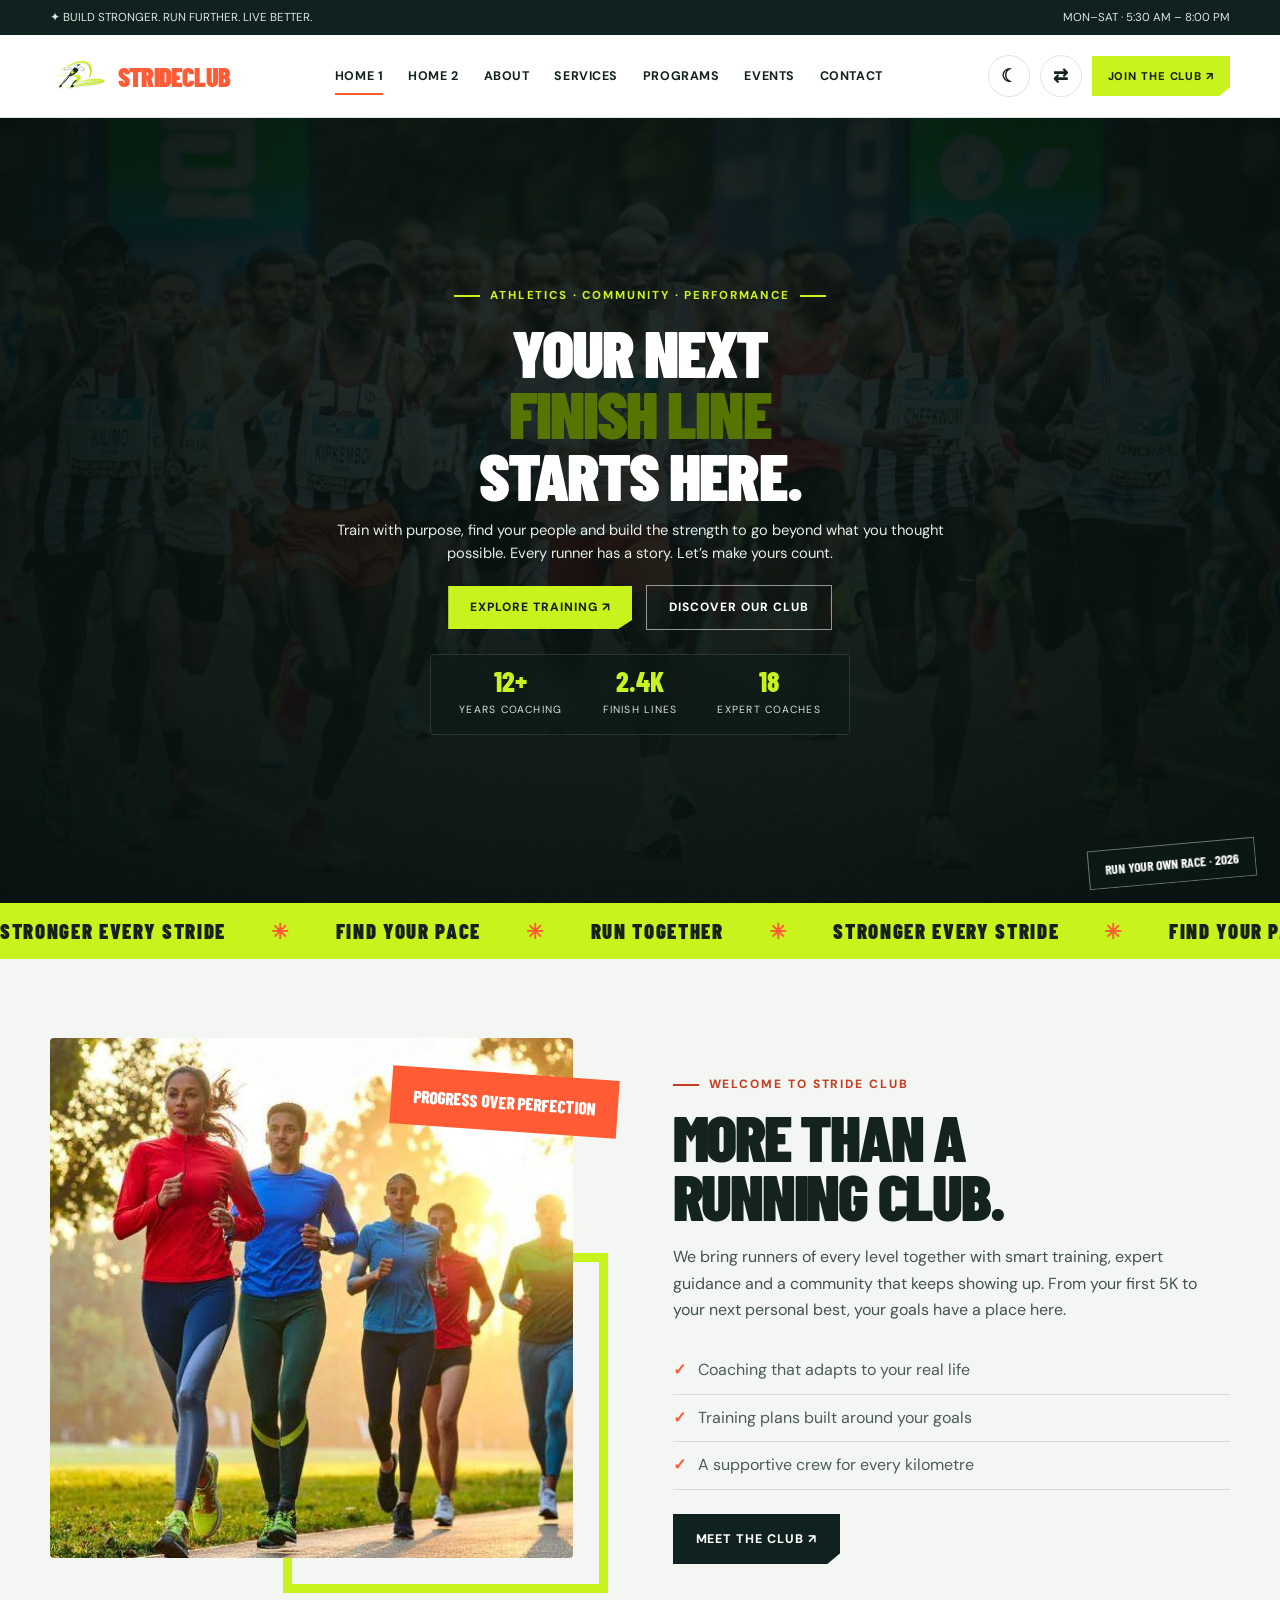
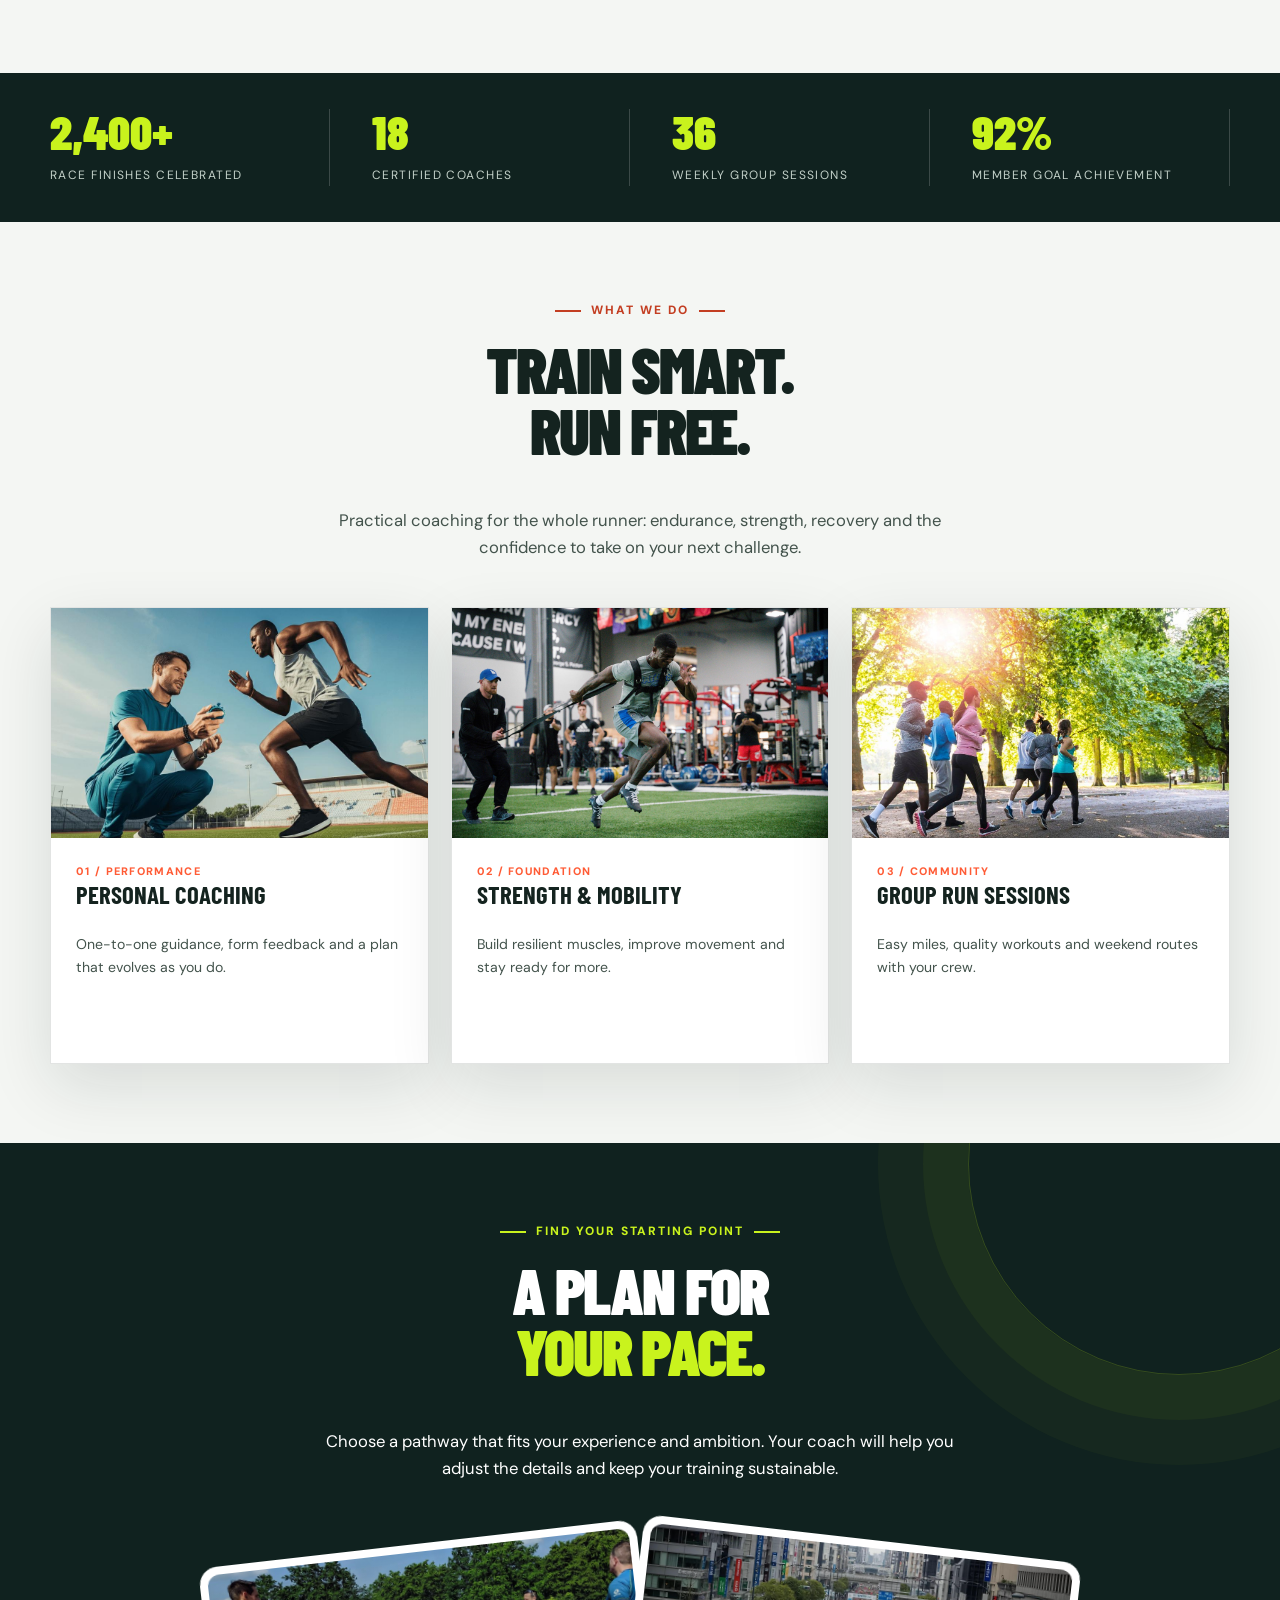
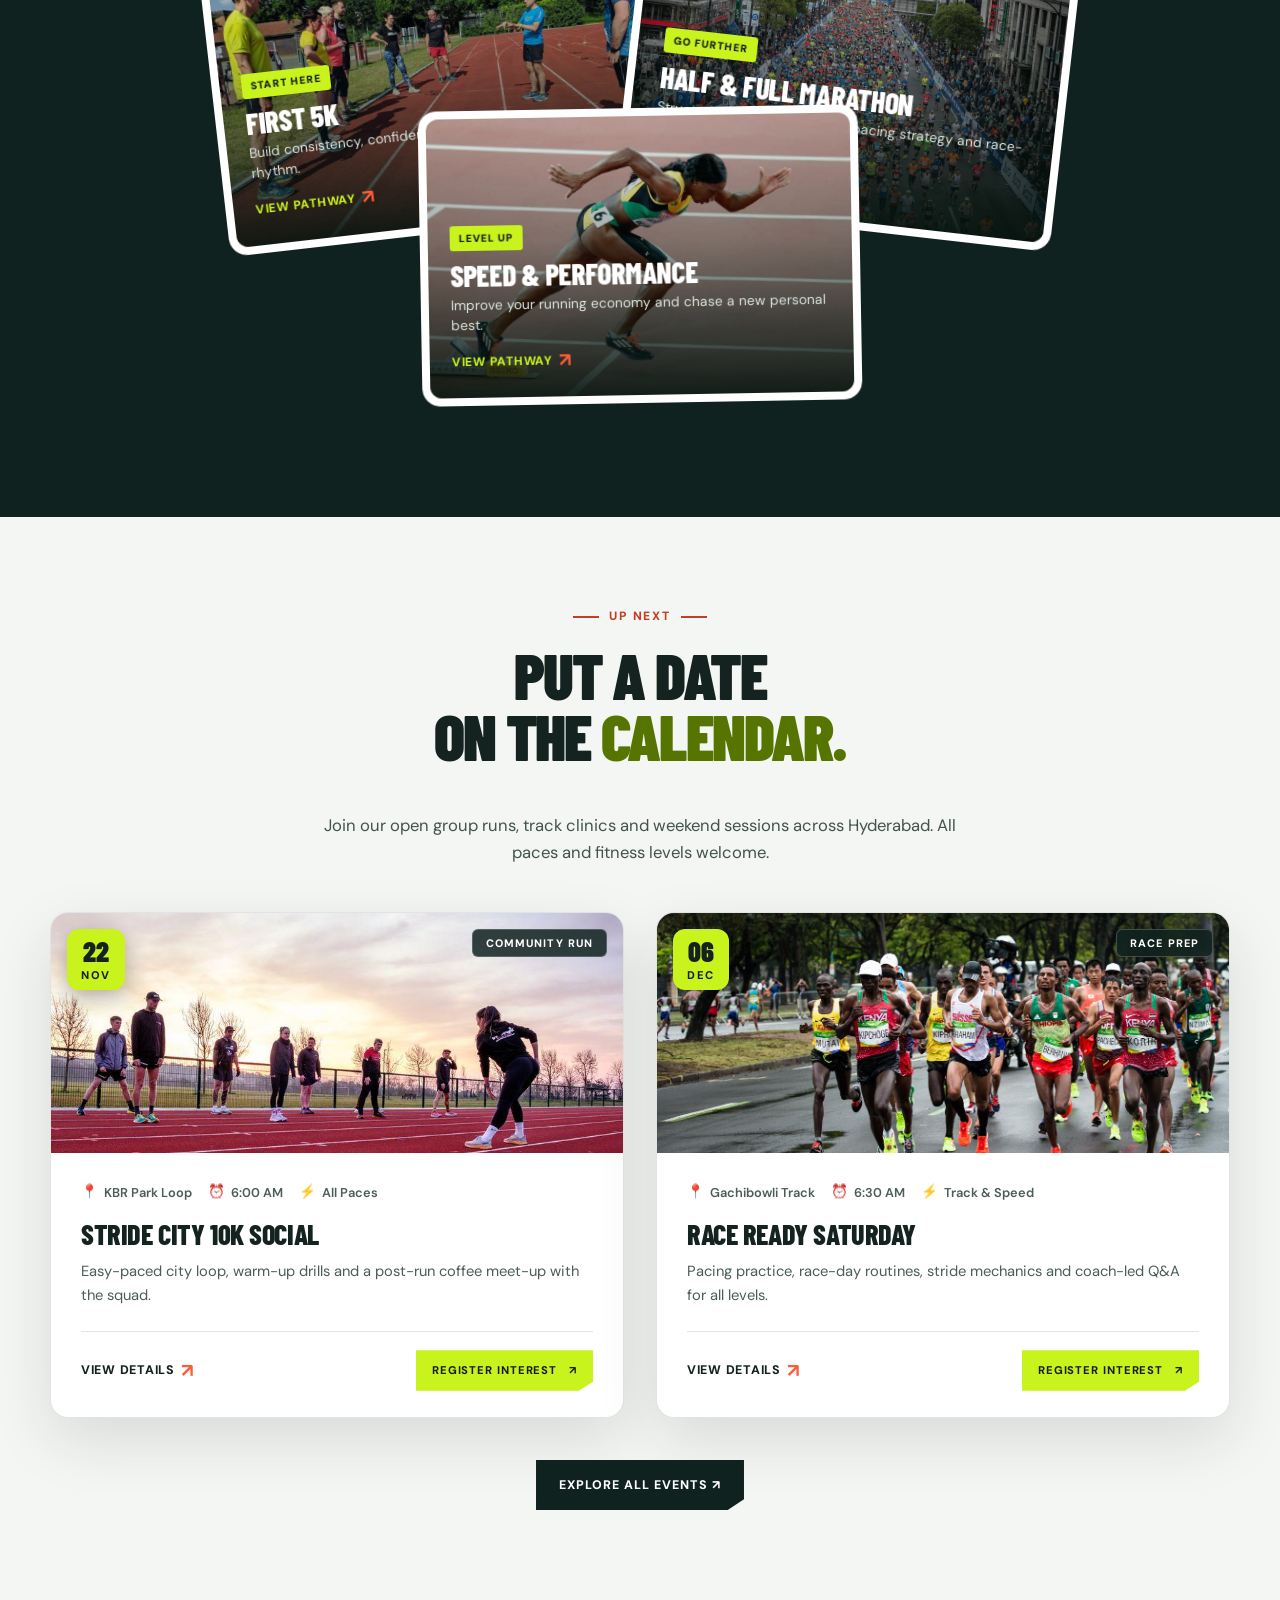
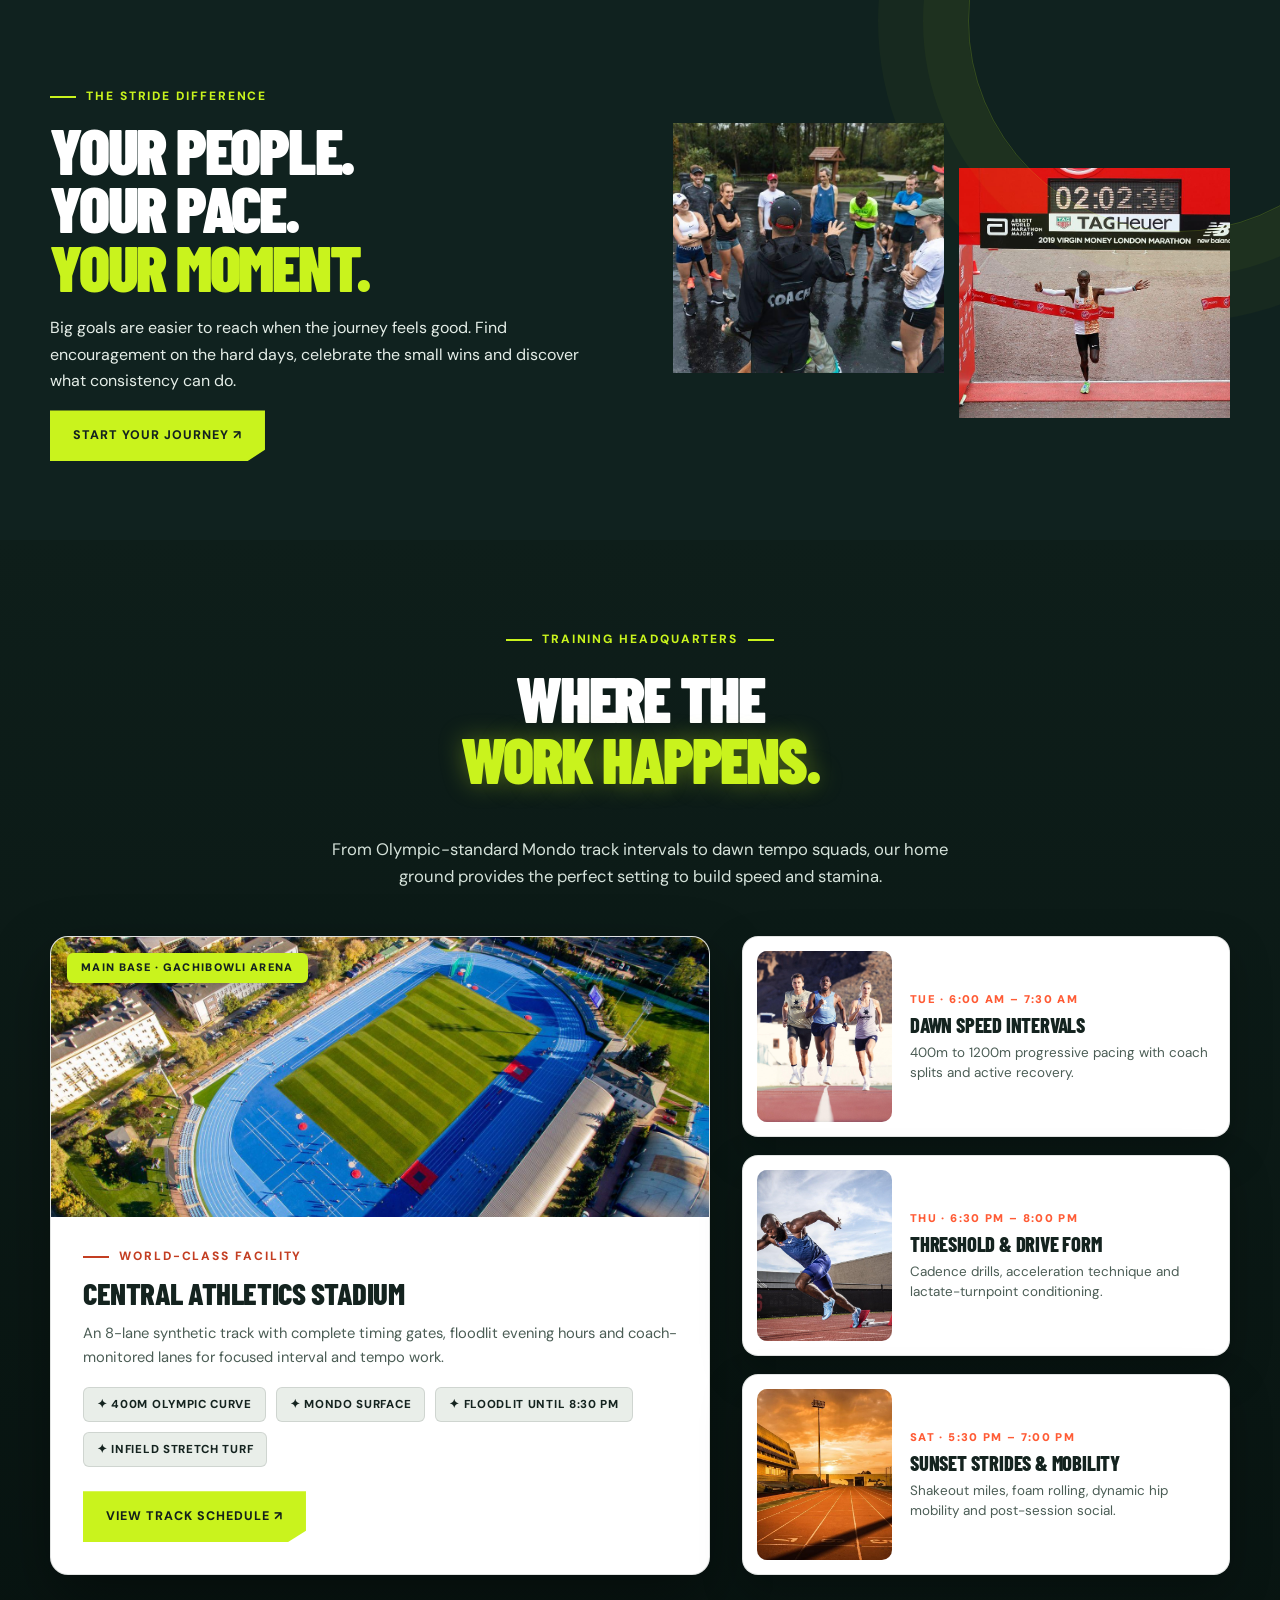
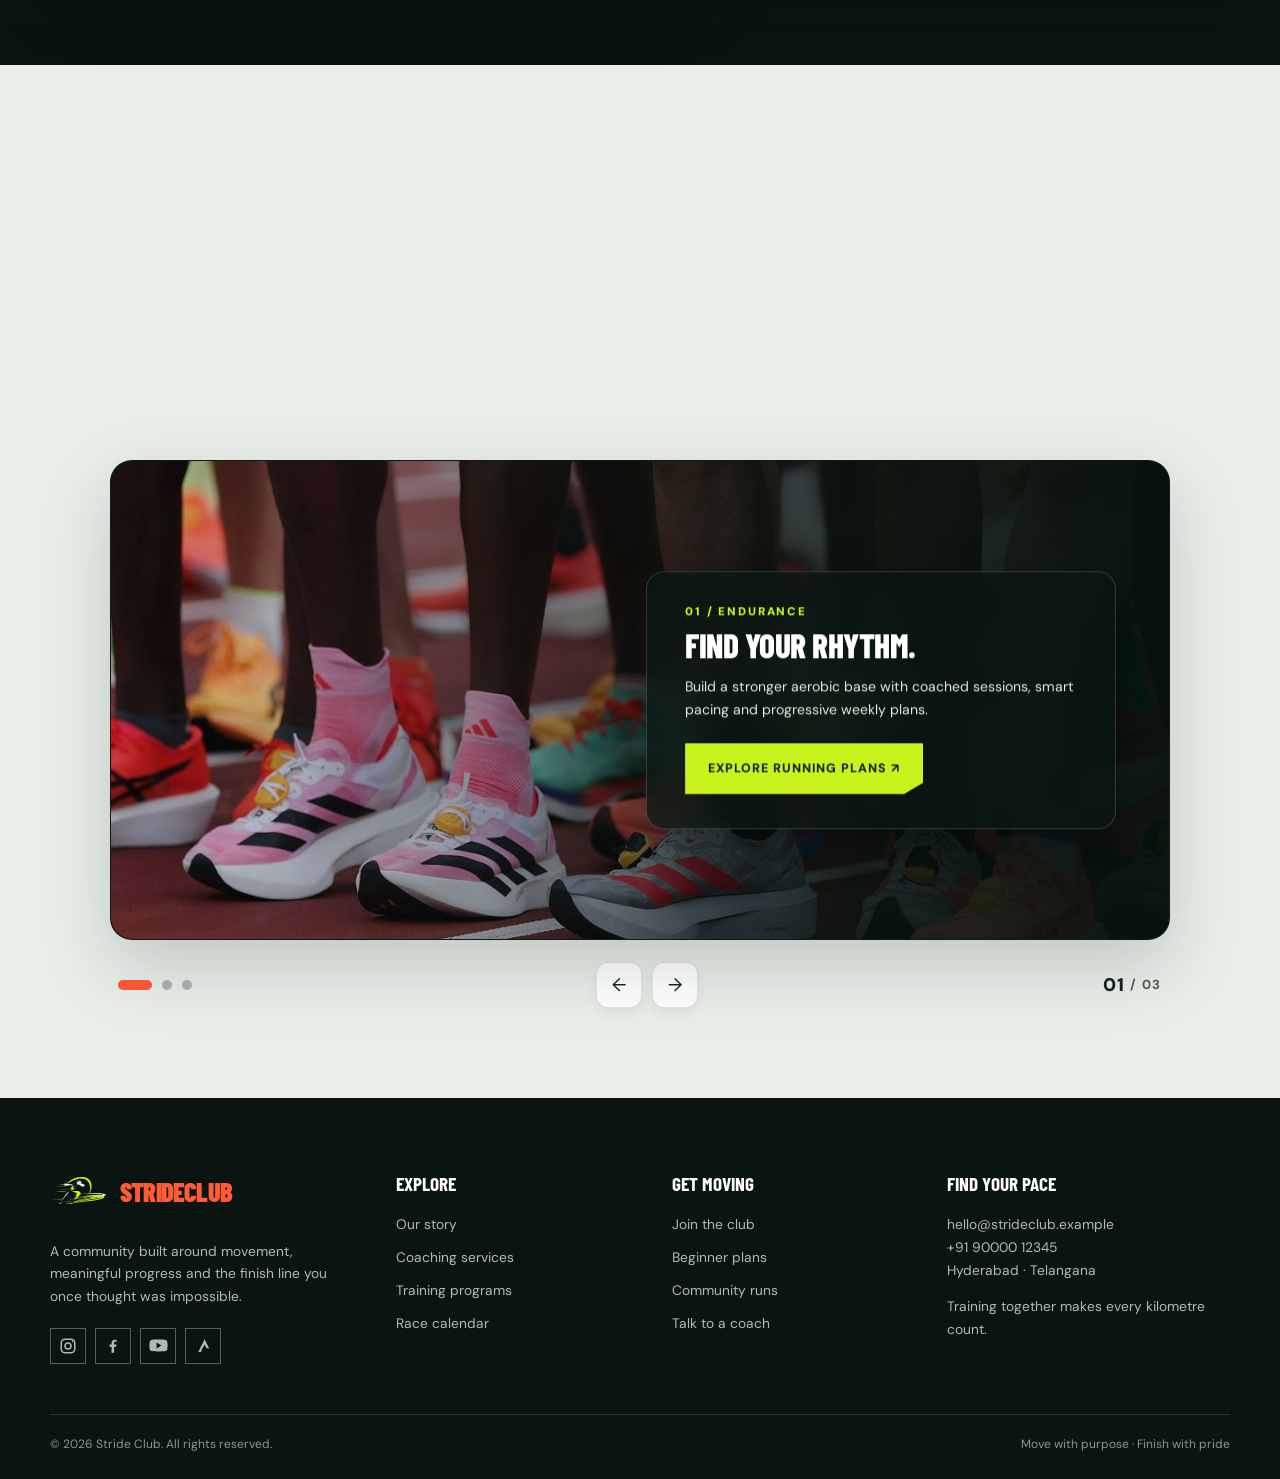
<file: index.html>
<!doctype html><html lang="en" dir="ltr"><head><meta charset="utf-8"><meta name="viewport" content="width=device-width,initial-scale=1"><meta name="description" content="Stride Club athletics and marathon training. Expert coaching, community runs and race preparation."><title>Athletics & Marathon Training | Stride Club</title><link rel="icon" href="assets/img/logo.svg" type="image/svg+xml"><link rel="stylesheet" href="assets/css/style.css"></head><body>
<div class="topline"><div class="container"><span>✦ BUILD STRONGER. RUN FURTHER. LIVE BETTER.</span><span>MON–SAT · 5:30 AM – 8:00 PM</span></div></div>
<header class="site-header"><div class="container nav-wrap">
<a class="brand" href="index.html"><img class="brand-logo" src="assets/img/logo.svg" alt="Stride Club Logo" width="56" height="38"><span>STRIDE<span>CLUB</span></span></a>
<nav class="nav-links" aria-label="Main navigation"><a href="index.html" class="active">Home 1</a><a href="home-2.html" class="">Home 2</a><a href="about.html" class="">About</a><a href="services.html" class="">Services</a><a href="programs.html" class="">Programs</a><a href="events.html" class="">Events</a><a href="contact.html" class="">Contact</a>
<div class="mobile-tools"><button class="theme-toggle utility-control" type="button" aria-label="Toggle light and dark theme" title="Toggle theme"><span class="utility-symbol theme-symbol" aria-hidden="true">☾</span><span class="utility-label">Theme</span></button><button class="dir-toggle utility-control" type="button" aria-label="Toggle text direction" title="Toggle text direction"><span class="utility-symbol" aria-hidden="true">⇄</span><span class="utility-label">RTL</span></button></div>
<a class="mobile-join" href="contact.html">Join the club ↗</a></nav>
<div class="nav-actions"><button class="icon-btn theme-toggle utility-control" aria-label="Toggle light and dark theme" title="Toggle theme" type="button"><span class="utility-symbol theme-symbol" aria-hidden="true">☾</span></button><button class="icon-btn dir-toggle utility-control" aria-label="Toggle text direction" title="Toggle text direction" type="button"><span class="utility-symbol" aria-hidden="true">⇄</span></button><a class="btn small" href="contact.html">Join the club ↗</a><button class="menu-btn" aria-label="Open menu" aria-expanded="false" type="button">☰</button></div>
</div></header>
<main>
<section class="hero hero-center"><img class="hero-bg" src="assets/img/image-1.png" alt="Eliud Kipchoge and elite marathoners leading a road race"><div class="container"><div class="hero-content"><span class="eyebrow" style="color:var(--accent)">ATHLETICS · COMMUNITY · PERFORMANCE</span><h1 class="display">YOUR NEXT<br><em>FINISH LINE</em><br>STARTS HERE.</h1><p>Train with purpose, find your people and build the strength to go beyond what you thought possible. Every runner has a story. Let’s make yours count.</p><div class="hero-ctas"><a class="btn" href="programs.html">Explore training ↗</a><a class="btn outline" href="about.html">Discover our club</a></div><div class="hero-meta"><div><strong>12+</strong><span>Years coaching</span></div><div><strong>2.4K</strong><span>Finish lines</span></div><div><strong>18</strong><span>Expert coaches</span></div></div></div></div><div class="hero-tag">Run your own race · 2026</div></section>
<div class="ticker"><div class="ticker-track"><span>Stronger every stride</span><span>Find your pace</span><span>Run together</span><span>Stronger every stride</span><span>Find your pace</span><span>Run together</span></div></div>
<section><div class="container split"><div class="photo-stack reveal"><img src="assets/img/image-7.png" alt="Stride Club community members running in morning light"><div class="photo-note">Progress over perfection</div></div><div class="reveal"><span class="eyebrow">WELCOME TO STRIDE CLUB</span><h2 class="display">MORE THAN A<br>RUNNING CLUB.</h2><p>We bring runners of every level together with smart training, expert guidance and a community that keeps showing up. From your first 5K to your next personal best, your goals have a place here.</p><ul class="list-check"><li>Coaching that adapts to your real life</li><li>Training plans built around your goals</li><li>A supportive crew for every kilometre</li></ul><a class="btn dark" href="about.html">Meet the club ↗</a></div></div></section>
<div class="stat-strip"><div class="container stats"><div class="stat"><strong>2,400+</strong><span>Race finishes celebrated</span></div><div class="stat"><strong>18</strong><span>Certified coaches</span></div><div class="stat"><strong>36</strong><span>Weekly group sessions</span></div><div class="stat"><strong>92%</strong><span>Member goal achievement</span></div></div></div>
<section><div class="container"><div class="section-head reveal"><div><span class="eyebrow">WHAT WE DO</span><h2 class="display">TRAIN SMART.<br>RUN FREE.</h2></div><p>Practical coaching for the whole runner: endurance, strength, recovery and the confidence to take on your next challenge.</p></div><div class="grid grid-3">
<article class="service-card reveal"><img src="assets/img/image-44.png" alt="Coach timing an athlete on the track"><div class="card-body"><span class="card-kicker">01 / PERFORMANCE</span><h3>Personal coaching</h3><p>One-to-one guidance, form feedback and a plan that evolves as you do.</p><a class="text-link" href="services.html">Explore service <b>↗</b></a></div></article>
<article class="service-card reveal"><img src="assets/img/image-33.png" alt="Athlete performing resisted sprint strength training"><div class="card-body"><span class="card-kicker">02 / FOUNDATION</span><h3>Strength & mobility</h3><p>Build resilient muscles, improve movement and stay ready for more.</p><a class="text-link" href="services.html">Explore service <b>↗</b></a></div></article>
<article class="service-card reveal"><img src="assets/img/image-9.png" alt="Group of runners jogging in sunlit park"><div class="card-body"><span class="card-kicker">03 / COMMUNITY</span><h3>Group run sessions</h3><p>Easy miles, quality workouts and weekend routes with your crew.</p><a class="text-link" href="services.html">Explore service <b>↗</b></a></div></article>
</div></div></section>
<section class="dark-band"><div class="container"><div class="section-head reveal"><div><span class="eyebrow" style="color:var(--accent)">FIND YOUR STARTING POINT</span><h2 class="display">A PLAN FOR<br><em>YOUR PACE.</em></h2></div><p>Choose a pathway that fits your experience and ambition. Your coach will help you adjust the details and keep your training sustainable.</p></div>
<div class="creative-collage reveal">
  <article class="collage-card card-left">
    <div class="collage-frame">
      <img src="assets/img/image-12.png" alt="Running coach briefing athletes on track">
      <div class="collage-overlay"></div>
      <div class="collage-caption">
        <span class="badge">START HERE</span>
        <h3>First 5K</h3>
        <p>Build consistency, confidence and a comfortable running rhythm.</p>
        <a class="text-link" href="programs.html">View pathway <b>↗</b></a>
      </div>
    </div>
  </article>

  <article class="collage-card card-right">
    <div class="collage-frame">
      <img src="assets/img/image-2.png" alt="Marathon runners in massive city marathon field">
      <div class="collage-overlay"></div>
      <div class="collage-caption">
        <span class="badge">GO FURTHER</span>
        <h3>Half &amp; full marathon</h3>
        <p>Structured endurance blocks, pacing strategy and race-day readiness.</p>
        <a class="text-link" href="programs.html">View pathway <b>↗</b></a>
      </div>
    </div>
  </article>

  <article class="collage-card card-center">
    <div class="collage-frame">
      <img src="assets/img/image-21.png" alt="Sprinter exploding from starting blocks">
      <div class="collage-overlay"></div>
      <div class="collage-caption">
        <span class="badge">LEVEL UP</span>
        <h3>Speed &amp; performance</h3>
        <p>Improve your running economy and chase a new personal best.</p>
        <a class="text-link" href="programs.html">View pathway <b>↗</b></a>
      </div>
    </div>
  </article>
</div>
</div></section>
<section class="home-events-section"><div class="container">
  <div class="section-head reveal">
    <div>
      <span class="eyebrow">UP NEXT</span>
      <h2 class="display">PUT A DATE<br>ON THE <em>CALENDAR.</em></h2>
    </div>
    <p>Join our open group runs, track clinics and weekend sessions across Hyderabad. All paces and fitness levels welcome.</p>
  </div>
  <div class="home-events-grid reveal">
    <article class="home-event-card">
      <div class="event-card-media">
        <img src="assets/img/image-49.png" alt="Club runners warming up and stretching together on track at dawn">
        <div class="event-date-badge">
          <span class="day">22</span>
          <span class="month">NOV</span>
        </div>
        <span class="event-category-tag">COMMUNITY RUN</span>
      </div>
      <div class="event-card-body">
        <div class="event-meta-row">
          <span class="meta-item"><span class="meta-icon">📍</span> KBR Park Loop</span>
          <span class="meta-item"><span class="meta-icon">⏰</span> 6:00 AM</span>
          <span class="meta-item"><span class="meta-icon">⚡</span> All Paces</span>
        </div>
        <h3 class="event-title">Stride City 10K Social</h3>
        <p class="event-desc">Easy-paced city loop, warm-up drills and a post-run coffee meet-up with the squad.</p>
        <div class="event-card-footer">
          <a class="text-link" href="events.html">View Details <b>↗</b></a>
          <a class="btn small" href="contact.html">Register Interest <b>↗</b></a>
        </div>
      </div>
    </article>

    <article class="home-event-card">
      <div class="event-card-media">
        <img src="assets/img/image-4.png" alt="Athletes performing track sprint practice">
        <div class="event-date-badge">
          <span class="day">06</span>
          <span class="month">DEC</span>
        </div>
        <span class="event-category-tag">RACE PREP</span>
      </div>
      <div class="event-card-body">
        <div class="event-meta-row">
          <span class="meta-item"><span class="meta-icon">📍</span> Gachibowli Track</span>
          <span class="meta-item"><span class="meta-icon">⏰</span> 6:30 AM</span>
          <span class="meta-item"><span class="meta-icon">⚡</span> Track &amp; Speed</span>
        </div>
        <h3 class="event-title">Race Ready Saturday</h3>
        <p class="event-desc">Pacing practice, race-day routines, stride mechanics and coach-led Q&amp;A for all levels.</p>
        <div class="event-card-footer">
          <a class="text-link" href="events.html">View Details <b>↗</b></a>
          <a class="btn small" href="contact.html">Register Interest <b>↗</b></a>
        </div>
      </div>
    </article>
  </div>
  <div class="events-cta-wrap reveal">
    <a class="btn dark" href="events.html">Explore All Events ↗</a>
  </div>
</div></section>
<section class="dark-band"><div class="container split"><div class="reveal"><span class="eyebrow">THE STRIDE DIFFERENCE</span><h2 class="display">YOUR PEOPLE.<br>YOUR PACE.<br><em>YOUR MOMENT.</em></h2><p>Big goals are easier to reach when the journey feels good. Find encouragement on the hard days, celebrate the small wins and discover what consistency can do.</p><a class="btn" href="contact.html">Start your journey ↗</a></div><div class="image-pair reveal"><img src="assets/img/image-15.png" alt="Coach in circle huddle with club members"><img src="assets/img/image-63.png" alt="Eliud Kipchoge breaking the marathon finish tape"></div></div></section>

<!-- BESPOKE UNIQUE SECTION FOR HOME 1: STADIUM & FIELD HUB -->
<section class="stadium-hub-section">
 <div class="container">
  <div class="section-head reveal">
   <div>
    <span class="eyebrow" style="color:var(--accent)">TRAINING HEADQUARTERS</span>
    <h2 class="display">WHERE THE<br><em>WORK HAPPENS.</em></h2>
   </div>
   <p>From Olympic-standard Mondo track intervals to dawn tempo squads, our home ground provides the perfect setting to build speed and stamina.</p>
  </div>
  <div class="stadium-hub-layout reveal">
   <div class="stadium-feature-card">
    <div class="stadium-feature-media">
     <img src="assets/img/image-73.png" alt="Aerial view of central athletics stadium track">
     <div class="stadium-feature-badge">MAIN BASE · GACHIBOWLI ARENA</div>
    </div>
    <div class="stadium-feature-body">
     <span class="eyebrow">WORLD-CLASS FACILITY</span>
     <h3 class="display">CENTRAL ATHLETICS STADIUM</h3>
     <p>An 8-lane synthetic track with complete timing gates, floodlit evening hours and coach-monitored lanes for focused interval and tempo work.</p>
     <div class="stadium-specs">
      <span class="stadium-spec-tag">✦ 400M OLYMPIC CURVE</span>
      <span class="stadium-spec-tag">✦ MONDO SURFACE</span>
      <span class="stadium-spec-tag">✦ FLOODLIT UNTIL 8:30 PM</span>
      <span class="stadium-spec-tag">✦ INFIELD STRETCH TURF</span>
     </div>
     <a class="btn" href="events.html">View Track Schedule ↗</a>
    </div>
   </div>
   <div class="stadium-sessions-list">
    <article class="stadium-session-item">
     <div class="stadium-session-thumb">
      <img src="assets/img/image-25.png" alt="Stride Club squad running on track">
     </div>
     <div class="stadium-session-info">
      <span class="session-time-pill">TUE · 6:00 AM – 7:30 AM</span>
      <h4>Dawn Speed Intervals</h4>
      <p>400m to 1200m progressive pacing with coach splits and active recovery.</p>
     </div>
    </article>
    <article class="stadium-session-item">
     <div class="stadium-session-thumb">
      <img src="assets/img/image-18.png" alt="Sprinter accelerating from blocks">
     </div>
     <div class="stadium-session-info">
      <span class="session-time-pill">THU · 6:30 PM – 8:00 PM</span>
      <h4>Threshold & Drive Form</h4>
      <p>Cadence drills, acceleration technique and lactate-turnpoint conditioning.</p>
     </div>
    </article>
    <article class="stadium-session-item">
     <div class="stadium-session-thumb">
      <img src="assets/img/image-72.png" alt="Sunset over athletics stadium track">
     </div>
     <div class="stadium-session-info">
      <span class="session-time-pill">SAT · 5:30 PM – 7:00 PM</span>
      <h4>Sunset Strides & Mobility</h4>
      <p>Shakeout miles, foam rolling, dynamic hip mobility and post-session social.</p>
     </div>
    </article>
   </div>
  </div>
 </div>
</section>

<section class="dcube-section">
<div class="container">
 <div class="section-head reveal">
  <div>
   <span class="eyebrow">THE STRIDE METHOD</span>
   <h2 class="display">BUILT IN EVERY<br><em>DIMENSION.</em></h2>
  </div>
  <p>Turn one good habit into lasting progress. Explore the training pillars that help every runner move stronger.</p>
 </div>
 <div class="cube-experience reveal" data-cube-slider>
  <div class="cube-stage" aria-live="polite">
   <article class="cube-slide is-active" data-cube-slide="0">
    <img src="assets/img/image-69.png" alt="Runners with timing chips lined up at race start line">
    <div class="cube-shade"></div>
    <div class="cube-slide-copy">
     <span>01 / ENDURANCE</span>
     <h3>Find your rhythm.</h3>
     <p>Build a stronger aerobic base with coached sessions, smart pacing and progressive weekly plans.</p>
     <a class="btn" href="programs.html">Explore running plans ↗</a>
    </div>
   </article>
   <article class="cube-slide" data-cube-slide="1">
    <img src="assets/img/image-37.png" alt="Athlete pulling sled in training facility">
    <div class="cube-shade"></div>
    <div class="cube-slide-copy">
     <span>02 / STRENGTH</span>
     <h3>Move with power.</h3>
     <p>Build stability, mobility and full-body strength to support efficient, resilient running.</p>
     <a class="btn" href="services.html">Explore strength coaching ↗</a>
    </div>
   </article>
   <article class="cube-slide" data-cube-slide="2">
    <img src="assets/img/image-51.png" alt="Running coach training alongside club members">
    <div class="cube-shade"></div>
    <div class="cube-slide-copy">
     <span>03 / COMMUNITY</span>
     <h3>Go further together.</h3>
     <p>Find your pace group, share the miles and celebrate every milestone with your crew.</p>
     <a class="btn" href="events.html">Find your running crew ↗</a>
    </div>
   </article>
  </div>
  <div class="cube-controls">
   <div class="cube-pagination" aria-label="Choose training pillar">
    <button type="button" class="cube-dot is-active" aria-label="Show endurance" aria-current="true"></button>
    <button type="button" class="cube-dot" aria-label="Show strength"></button>
    <button type="button" class="cube-dot" aria-label="Show community"></button>
   </div>
   <div class="cube-arrows">
    <button type="button" class="cube-prev" aria-label="Previous card">←</button>
    <button type="button" class="cube-next" aria-label="Next card">→</button>
   </div>
   <span class="cube-count"><strong>01</strong> / 03</span>
  </div>
 </div>
</div>
</section>
</main>
<footer class="site-footer"><div class="container"><div class="footer-grid">
<div><a class="brand" href="index.html"><img class="brand-logo" src="assets/img/logo.svg" alt="Stride Club Logo" width="56" height="38"><span>STRIDE<span>CLUB</span></span></a><p style="margin-top:20px">A community built around movement, meaningful progress and the finish line you once thought was impossible.</p><div class="socials">
<a href="https://www.instagram.com/" aria-label="Instagram" target="_blank" rel="noopener"><svg viewBox="0 0 24 24" width="18" height="18" fill="none" stroke="currentColor" stroke-width="2"><rect x="3" y="3" width="18" height="18" rx="5"/><circle cx="12" cy="12" r="4"/><circle cx="18" cy="6" r="1" fill="currentColor" stroke="none"/></svg></a>
<a href="https://www.facebook.com/" aria-label="Facebook" target="_blank" rel="noopener"><svg viewBox="0 0 24 24" width="18" height="18" fill="currentColor"><path d="M13.5 21v-8h2.7l.4-3.1h-3.1v-2c0-.9.3-1.5 1.6-1.5h1.7V3.6c-.3 0-1.3-.1-2.5-.1-2.5 0-4.2 1.5-4.2 4.3v2.1H7.3V13h2.8v8z"/></svg></a>
<a href="https://www.youtube.com/" aria-label="YouTube" target="_blank" rel="noopener"><svg viewBox="0 0 24 24" width="19" height="19" fill="currentColor"><path d="M23 7.1a3 3 0 0 0-2.1-2.2C19 4.4 12 4.4 12 4.4s-7 0-8.9.5A3 3 0 0 0 1 7.1 31 31 0 0 0 .5 12a31 31 0 0 0 .5 4.9 3 3 0 0 0 2.1 2.2c1.9.5 8.9.5 8.9.5s7 0 8.9-.5a3 3 0 0 0 2.1-2.2 31 31 0 0 0 .5-4.9 31 31 0 0 0-.5-4.9zM9.6 15.7V8.3l6.2 3.7z"/></svg></a>
<a href="https://www.strava.com/" aria-label="Strava" target="_blank" rel="noopener"><svg viewBox="0 0 24 24" width="18" height="18" fill="currentColor"><path d="M14.2 3 8.1 15h3.5l2.6-5.1 2.5 5.1h3.4L14.2 3zm-5 10.1L5.8 20h3.4l1.7-3.4z"/></svg></a>
</div></div>
<div><h3>Explore</h3><div class="footer-links"><a href="about.html">Our story</a><a href="services.html">Coaching services</a><a href="programs.html">Training programs</a><a href="events.html">Race calendar</a></div></div>
<div><h3>Get moving</h3><div class="footer-links"><a href="contact.html">Join the club</a><a href="programs.html">Beginner plans</a><a href="events.html">Community runs</a><a href="contact.html">Talk to a coach</a></div></div>
<div><h3>Find your pace</h3><p>hello@strideclub.example<br>+91 90000 12345<br>Hyderabad · Telangana</p><p>Training together makes every kilometre count.</p></div>
</div><div class="copyright"><span>© <span id="year"></span> Stride Club. All rights reserved.</span><span>Move with purpose · Finish with pride</span></div></div></footer><button class="back-top" aria-label="Back to top">↑</button><script src="assets/js/main.js"></script></body></html>
</file>
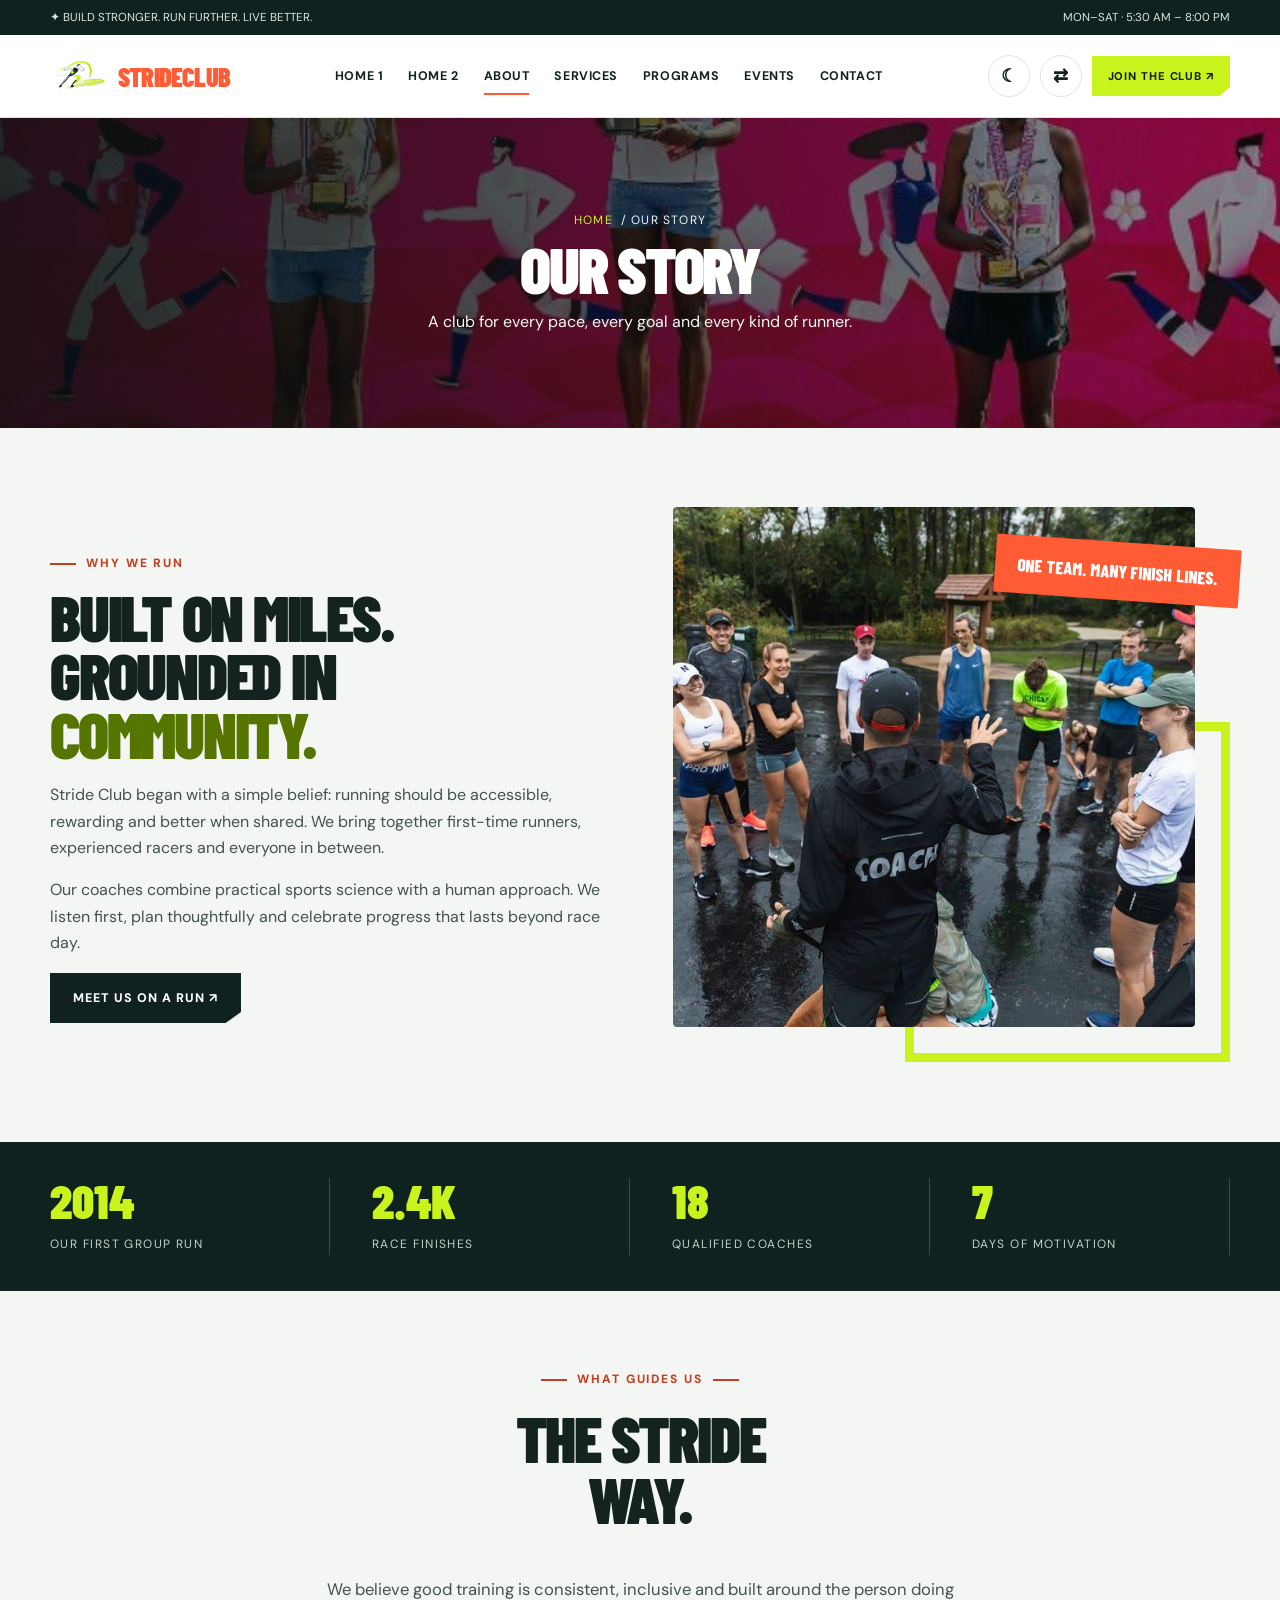
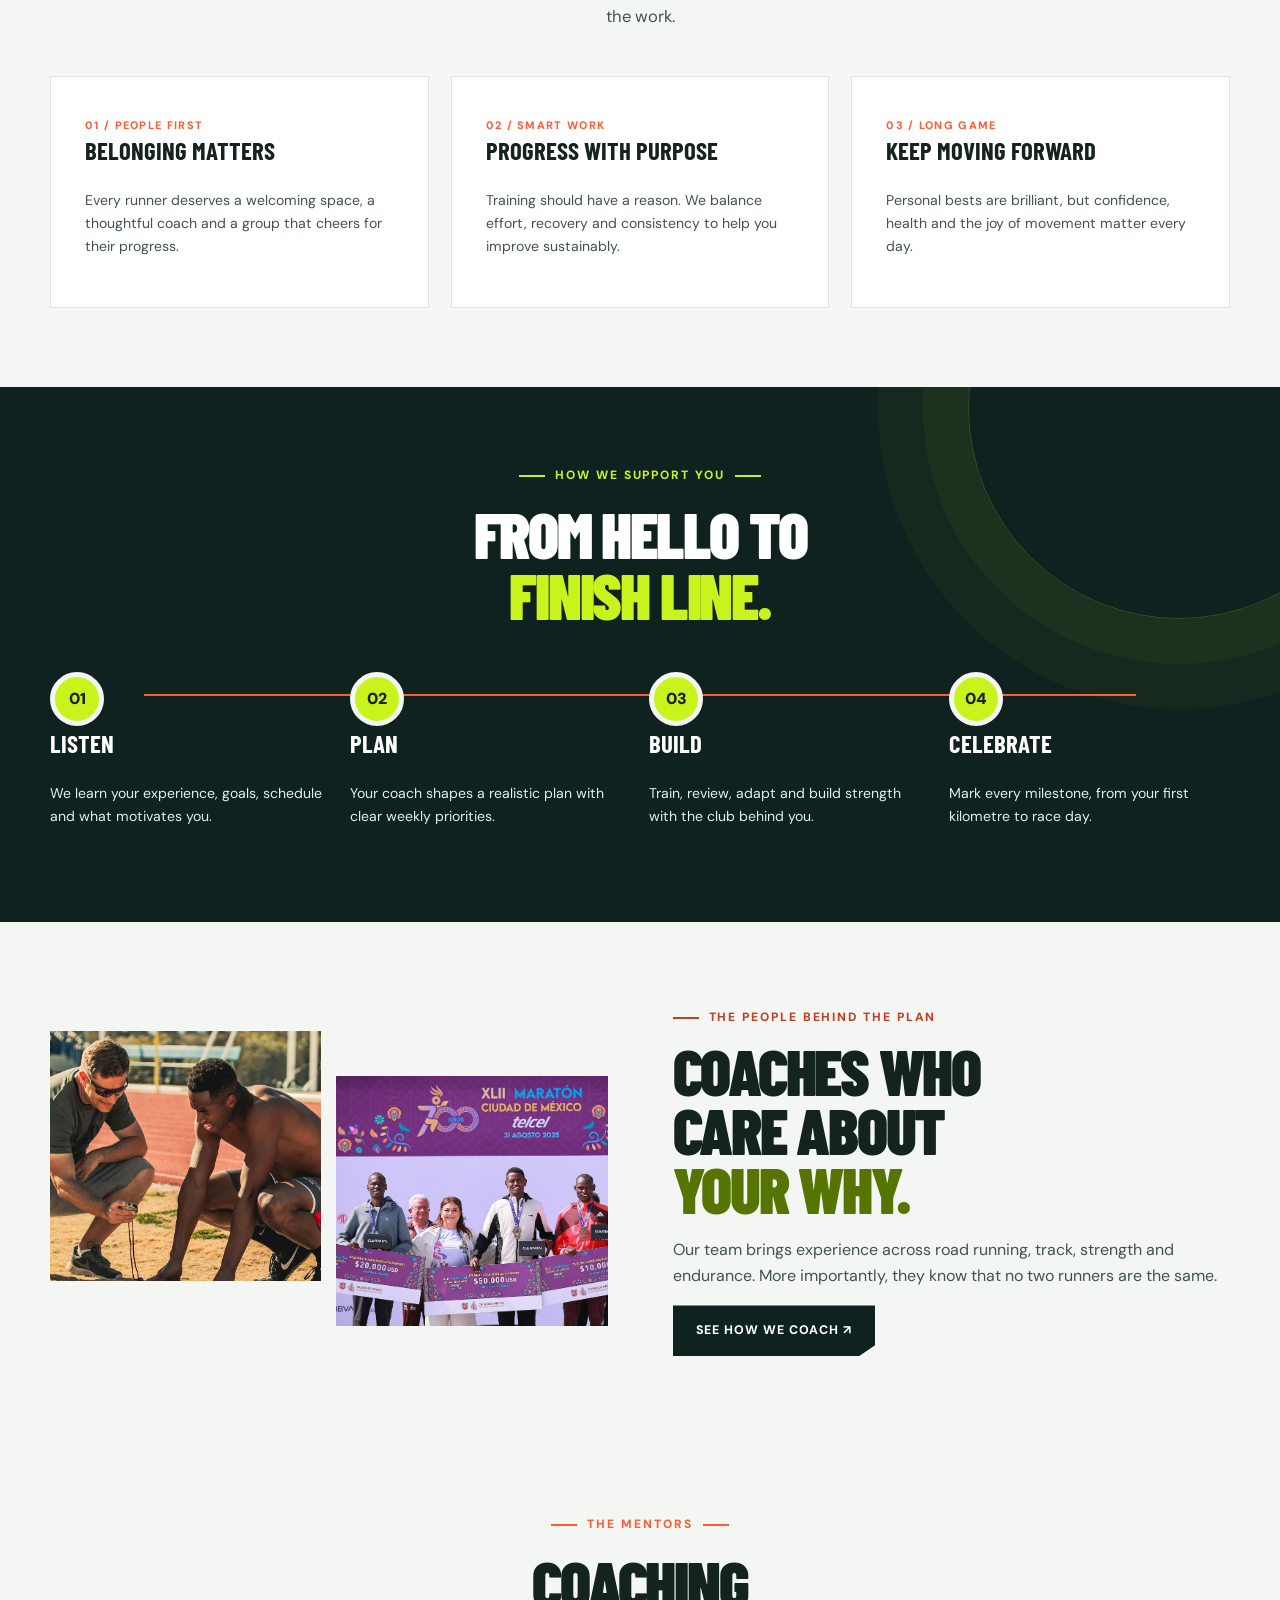
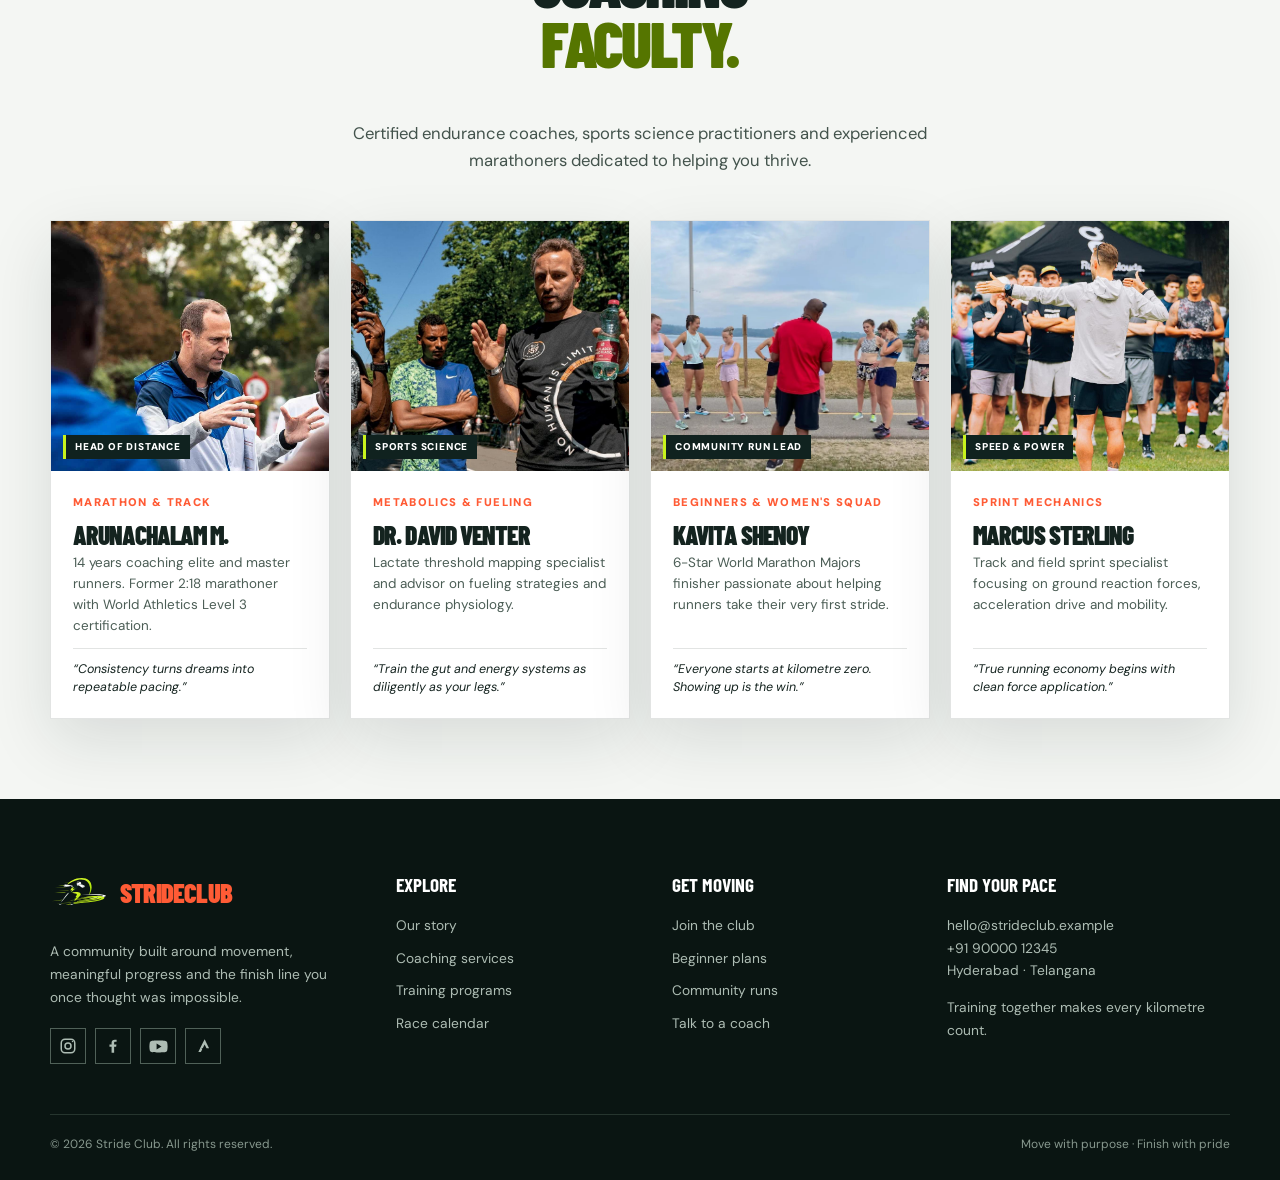
<file: about.html>
<!doctype html><html lang="en" dir="ltr"><head><meta charset="utf-8"><meta name="viewport" content="width=device-width,initial-scale=1"><meta name="description" content="Stride Club athletics and marathon training. Expert coaching, community runs and race preparation."><title>About the Club | Stride Club</title><link rel="icon" href="assets/img/logo.svg" type="image/svg+xml"><link rel="stylesheet" href="assets/css/style.css"></head><body class="about-page">
<div class="topline"><div class="container"><span>✦ BUILD STRONGER. RUN FURTHER. LIVE BETTER.</span><span>MON–SAT · 5:30 AM – 8:00 PM</span></div></div>
<header class="site-header"><div class="container nav-wrap">
<a class="brand" href="index.html"><img class="brand-logo" src="assets/img/logo.svg" alt="Stride Club Logo" width="56" height="38"><span>STRIDE<span>CLUB</span></span></a>
<nav class="nav-links" aria-label="Main navigation"><a href="index.html" class="">Home 1</a><a href="home-2.html" class="">Home 2</a><a href="about.html" class="active">About</a><a href="services.html" class="">Services</a><a href="programs.html" class="">Programs</a><a href="events.html" class="">Events</a><a href="contact.html" class="">Contact</a>
<div class="mobile-tools"><button class="theme-toggle utility-control" type="button" aria-label="Toggle light and dark theme" title="Toggle theme"><span class="utility-symbol theme-symbol" aria-hidden="true">☾</span><span class="utility-label">Theme</span></button><button class="dir-toggle utility-control" type="button" aria-label="Toggle text direction" title="Toggle text direction"><span class="utility-symbol" aria-hidden="true">⇄</span><span class="utility-label">RTL</span></button></div>
<a class="mobile-join" href="contact.html">Join the club ↗</a></nav>
<div class="nav-actions"><button class="icon-btn theme-toggle utility-control" aria-label="Toggle light and dark theme" title="Toggle theme" type="button"><span class="utility-symbol theme-symbol" aria-hidden="true">☾</span></button><button class="icon-btn dir-toggle utility-control" aria-label="Toggle text direction" title="Toggle text direction" type="button"><span class="utility-symbol" aria-hidden="true">⇄</span></button><a class="btn small" href="contact.html">Join the club ↗</a><button class="menu-btn" aria-label="Open menu" aria-expanded="false" type="button">☰</button></div>
</div></header>
<main><section class="inner-hero"><img src="assets/img/image-64.png" alt="Podium champions celebrating with trophies at athletics championship"><div class="container"><div class="breadcrumbs"><a href="index.html">Home</a> / Our Story</div><h1 class="display">Our Story</h1><p style="color:#e3ece5;margin:0">A club for every pace, every goal and every kind of runner.</p></div></section>
<section><div class="container split"><div class="reveal"><span class="eyebrow">WHY WE RUN</span><h2 class="display">BUILT ON MILES.<br>GROUNDED IN<br><em>COMMUNITY.</em></h2><p>Stride Club began with a simple belief: running should be accessible, rewarding and better when shared. We bring together first-time runners, experienced racers and everyone in between.</p><p>Our coaches combine practical sports science with a human approach. We listen first, plan thoughtfully and celebrate progress that lasts beyond race day.</p><a class="btn dark" href="contact.html">Meet us on a run ↗</a></div><div class="photo-stack reveal"><img src="assets/img/image-15.png" alt="Running club team huddle with coach"><div class="photo-note">One team. Many finish lines.</div></div></div></section>
<div class="stat-strip"><div class="container stats"><div class="stat"><strong>2014</strong><span>Our first group run</span></div><div class="stat"><strong>2.4K</strong><span>Race finishes</span></div><div class="stat"><strong>18</strong><span>Qualified coaches</span></div><div class="stat"><strong>7</strong><span>Days of motivation</span></div></div></div>
<section><div class="container"><div class="section-head reveal"><div><span class="eyebrow">WHAT GUIDES US</span><h2 class="display">THE STRIDE<br>WAY.</h2></div><p>We believe good training is consistent, inclusive and built around the person doing the work.</p></div><div class="grid grid-3"><div class="content-card reveal"><span class="card-kicker">01 / PEOPLE FIRST</span><h3>Belonging matters</h3><p>Every runner deserves a welcoming space, a thoughtful coach and a group that cheers for their progress.</p></div><div class="content-card reveal"><span class="card-kicker">02 / SMART WORK</span><h3>Progress with purpose</h3><p>Training should have a reason. We balance effort, recovery and consistency to help you improve sustainably.</p></div><div class="content-card reveal"><span class="card-kicker">03 / LONG GAME</span><h3>Keep moving forward</h3><p>Personal bests are brilliant, but confidence, health and the joy of movement matter every day.</p></div></div></div></section>
<section class="dark-band"><div class="container"><div class="section-head reveal"><div><span class="eyebrow">HOW WE SUPPORT YOU</span><h2 class="display">FROM HELLO TO<br><em>FINISH LINE.</em></h2></div></div><div class="timeline"><div class="step reveal" data-step="01"><h3>Listen</h3><p>We learn your experience, goals, schedule and what motivates you.</p></div><div class="step reveal" data-step="02"><h3>Plan</h3><p>Your coach shapes a realistic plan with clear weekly priorities.</p></div><div class="step reveal" data-step="03"><h3>Build</h3><p>Train, review, adapt and build strength with the club behind you.</p></div><div class="step reveal" data-step="04"><h3>Celebrate</h3><p>Mark every milestone, from your first kilometre to race day.</p></div></div></div></section>
<section><div class="container split"><div class="image-pair reveal"><img src="assets/img/image-48.png" alt="Running coach reviewing stopwatch split with an athlete"><img src="assets/img/image-59.png" alt="Athletes celebrating on the podium with medals and awards"></div><div class="reveal"><span class="eyebrow">THE PEOPLE BEHIND THE PLAN</span><h2 class="display">COACHES WHO<br>CARE ABOUT<br><em>YOUR WHY.</em></h2><p>Our team brings experience across road running, track, strength and endurance. More importantly, they know that no two runners are the same.</p><a class="btn dark" href="services.html">See how we coach ↗</a></div></div></section>

<!-- BESPOKE UNIQUE SECTION FOR ABOUT: COACHING FACULTY & SPECIALISTS -->
<section class="about-faculty-section">
 <div class="container">
  <div class="section-head reveal">
   <div>
    <span class="eyebrow" style="color:var(--accent2)">THE MENTORS</span>
    <h2 class="display">COACHING<br><em>FACULTY.</em></h2>
   </div>
   <p>Certified endurance coaches, sports science practitioners and experienced marathoners dedicated to helping you thrive.</p>
  </div>
  <div class="faculty-grid reveal">
   <article class="faculty-card">
    <div class="faculty-media">
     <img src="assets/img/image-50.png" alt="Head coach Arunachalam Murugan">
     <div class="faculty-role-pill">HEAD OF DISTANCE</div>
    </div>
    <div class="faculty-body">
     <span class="faculty-specialty">MARATHON & TRACK</span>
     <h3 class="display">ARUNACHALAM M.</h3>
     <p>14 years coaching elite and master runners. Former 2:18 marathoner with World Athletics Level 3 certification.</p>
     <div class="faculty-quote">“Consistency turns dreams into repeatable pacing.”</div>
    </div>
   </article>
   <article class="faculty-card">
    <div class="faculty-media">
     <img src="assets/img/image-47.png" alt="Sports scientist Dr. David Venter">
     <div class="faculty-role-pill">SPORTS SCIENCE</div>
    </div>
    <div class="faculty-body">
     <span class="faculty-specialty">METABOLICS & FUELING</span>
     <h3 class="display">DR. DAVID VENTER</h3>
     <p>Lactate threshold mapping specialist and advisor on fueling strategies and endurance physiology.</p>
     <div class="faculty-quote">“Train the gut and energy systems as diligently as your legs.”</div>
    </div>
   </article>
   <article class="faculty-card">
    <div class="faculty-media">
     <img src="assets/img/image-14.png" alt="Coach Kavita Shenoy with runners">
     <div class="faculty-role-pill">COMMUNITY RUN LEAD</div>
    </div>
    <div class="faculty-body">
     <span class="faculty-specialty">BEGINNERS & WOMEN'S SQUAD</span>
     <h3 class="display">KAVITA SHENOY</h3>
     <p>6-Star World Marathon Majors finisher passionate about helping runners take their very first stride.</p>
     <div class="faculty-quote">“Everyone starts at kilometre zero. Showing up is the win.”</div>
    </div>
   </article>
   <article class="faculty-card">
    <div class="faculty-media">
     <img src="assets/img/image-8.png" alt="Coach Marcus Sterling addressing group">
     <div class="faculty-role-pill">SPEED & POWER</div>
    </div>
    <div class="faculty-body">
     <span class="faculty-specialty">SPRINT MECHANICS</span>
     <h3 class="display">MARCUS STERLING</h3>
     <p>Track and field sprint specialist focusing on ground reaction forces, acceleration drive and mobility.</p>
     <div class="faculty-quote">“True running economy begins with clean force application.”</div>
    </div>
   </article>
  </div>
 </div>
</section>
</main>
<footer class="site-footer"><div class="container"><div class="footer-grid">
<div><a class="brand" href="index.html"><img class="brand-logo" src="assets/img/logo.svg" alt="Stride Club Logo" width="56" height="38"><span>STRIDE<span>CLUB</span></span></a><p style="margin-top:20px">A community built around movement, meaningful progress and the finish line you once thought was impossible.</p><div class="socials">
<a href="https://www.instagram.com/" aria-label="Instagram" target="_blank" rel="noopener"><svg viewBox="0 0 24 24" width="18" height="18" fill="none" stroke="currentColor" stroke-width="2"><rect x="3" y="3" width="18" height="18" rx="5"/><circle cx="12" cy="12" r="4"/><circle cx="18" cy="6" r="1" fill="currentColor" stroke="none"/></svg></a>
<a href="https://www.facebook.com/" aria-label="Facebook" target="_blank" rel="noopener"><svg viewBox="0 0 24 24" width="18" height="18" fill="currentColor"><path d="M13.5 21v-8h2.7l.4-3.1h-3.1v-2c0-.9.3-1.5 1.6-1.5h1.7V3.6c-.3 0-1.3-.1-2.5-.1-2.5 0-4.2 1.5-4.2 4.3v2.1H7.3V13h2.8v8z"/></svg></a>
<a href="https://www.youtube.com/" aria-label="YouTube" target="_blank" rel="noopener"><svg viewBox="0 0 24 24" width="19" height="19" fill="currentColor"><path d="M23 7.1a3 3 0 0 0-2.1-2.2C19 4.4 12 4.4 12 4.4s-7 0-8.9.5A3 3 0 0 0 1 7.1 31 31 0 0 0 .5 12a31 31 0 0 0 .5 4.9 3 3 0 0 0 2.1 2.2c1.9.5 8.9.5 8.9.5s7 0 8.9-.5a3 3 0 0 0 2.1-2.2 31 31 0 0 0 .5-4.9 31 31 0 0 0-.5-4.9zM9.6 15.7V8.3l6.2 3.7z"/></svg></a>
<a href="https://www.strava.com/" aria-label="Strava" target="_blank" rel="noopener"><svg viewBox="0 0 24 24" width="18" height="18" fill="currentColor"><path d="M14.2 3 8.1 15h3.5l2.6-5.1 2.5 5.1h3.4L14.2 3zm-5 10.1L5.8 20h3.4l1.7-3.4z"/></svg></a>
</div></div>
<div><h3>Explore</h3><div class="footer-links"><a href="about.html">Our story</a><a href="services.html">Coaching services</a><a href="programs.html">Training programs</a><a href="events.html">Race calendar</a></div></div>
<div><h3>Get moving</h3><div class="footer-links"><a href="contact.html">Join the club</a><a href="programs.html">Beginner plans</a><a href="events.html">Community runs</a><a href="contact.html">Talk to a coach</a></div></div>
<div><h3>Find your pace</h3><p>hello@strideclub.example<br>+91 90000 12345<br>Hyderabad · Telangana</p><p>Training together makes every kilometre count.</p></div>
</div><div class="copyright"><span>© <span id="year"></span> Stride Club. All rights reserved.</span><span>Move with purpose · Finish with pride</span></div></div></footer><button class="back-top" aria-label="Back to top">↑</button><script src="assets/js/main.js"></script></body></html>
</file>
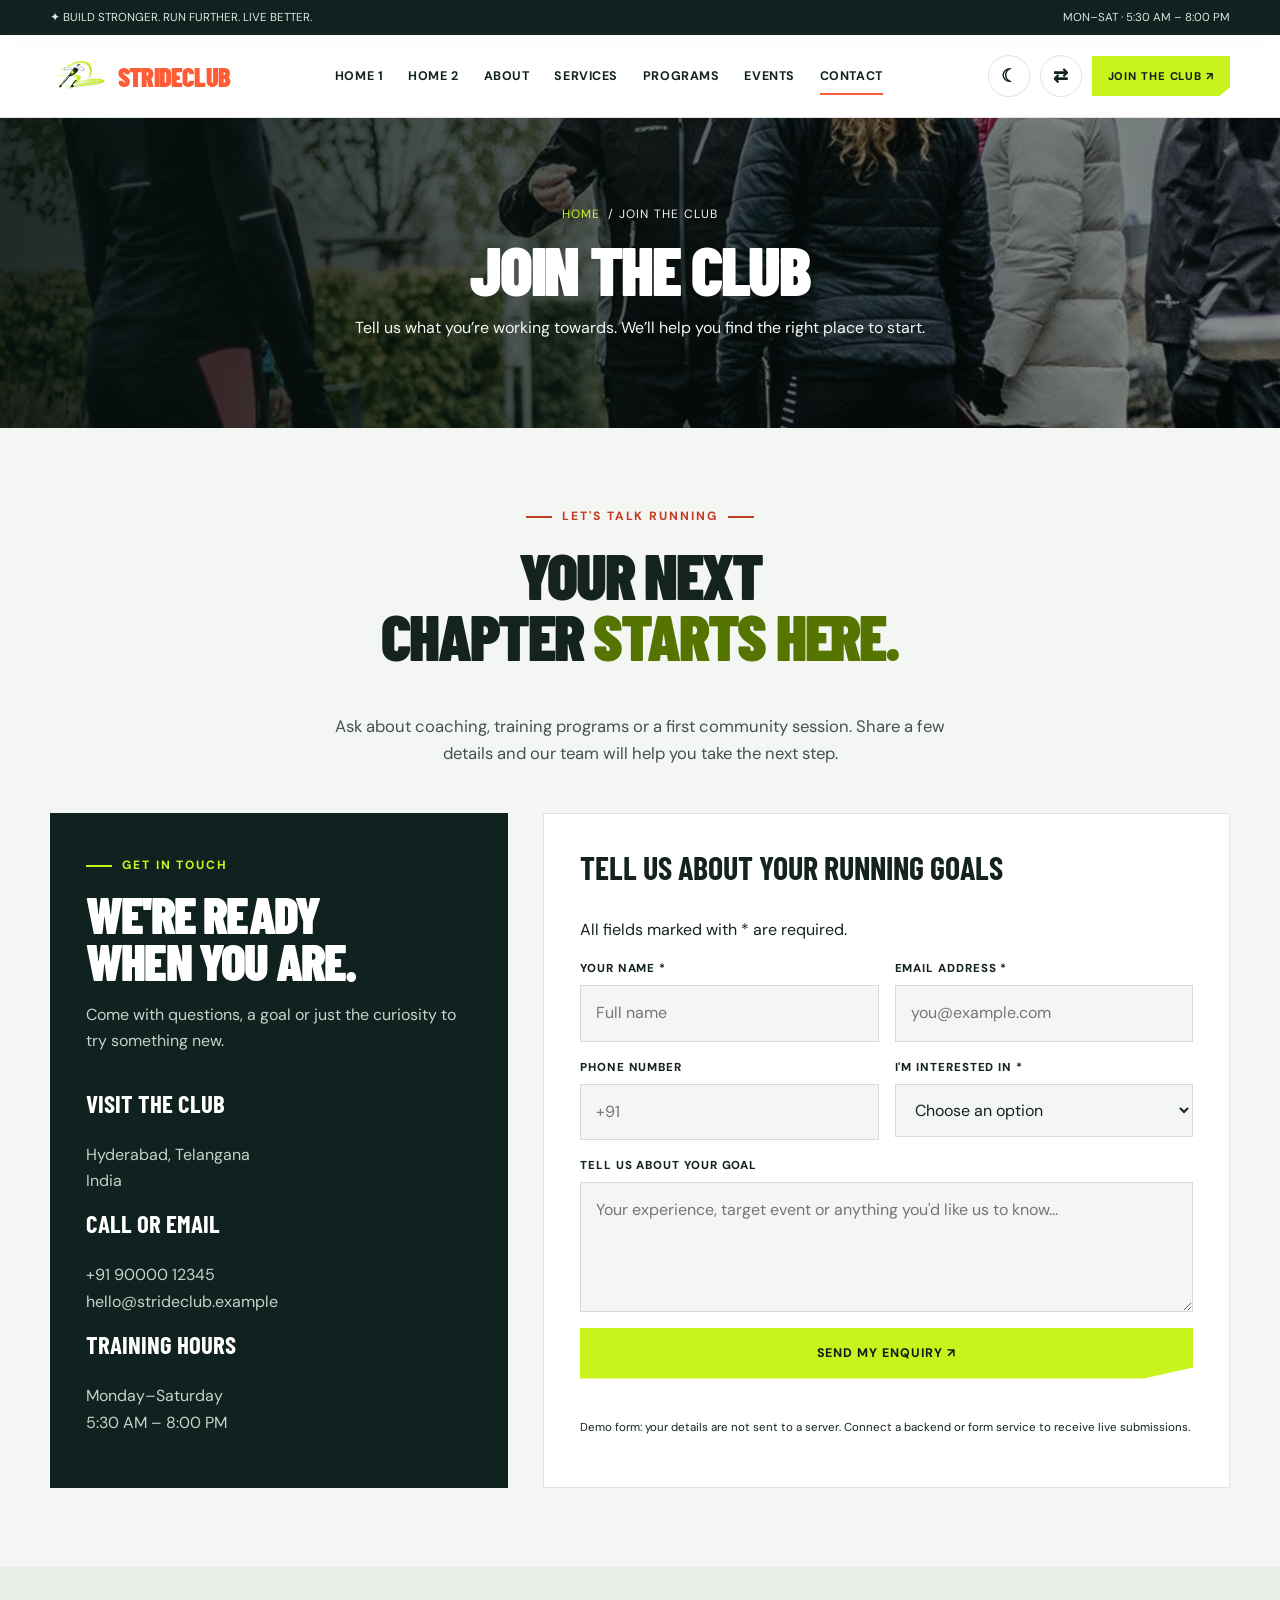
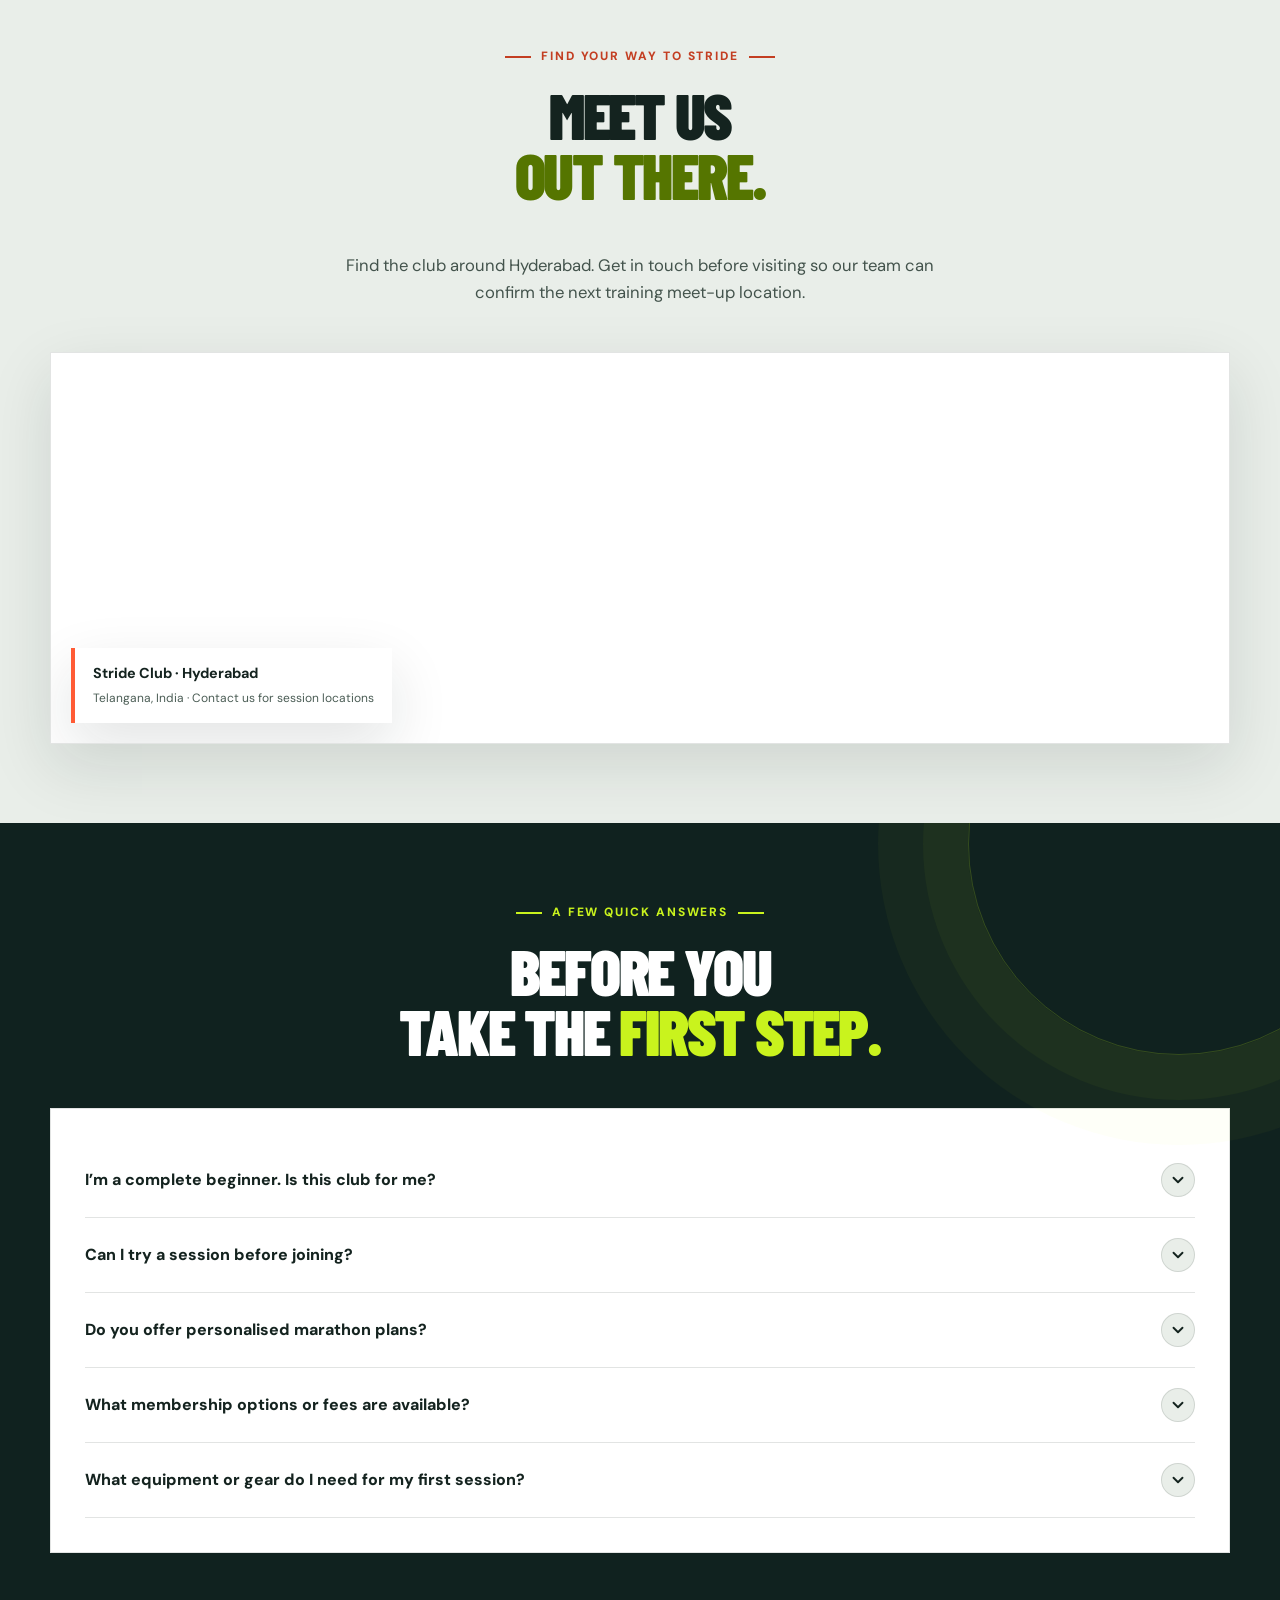
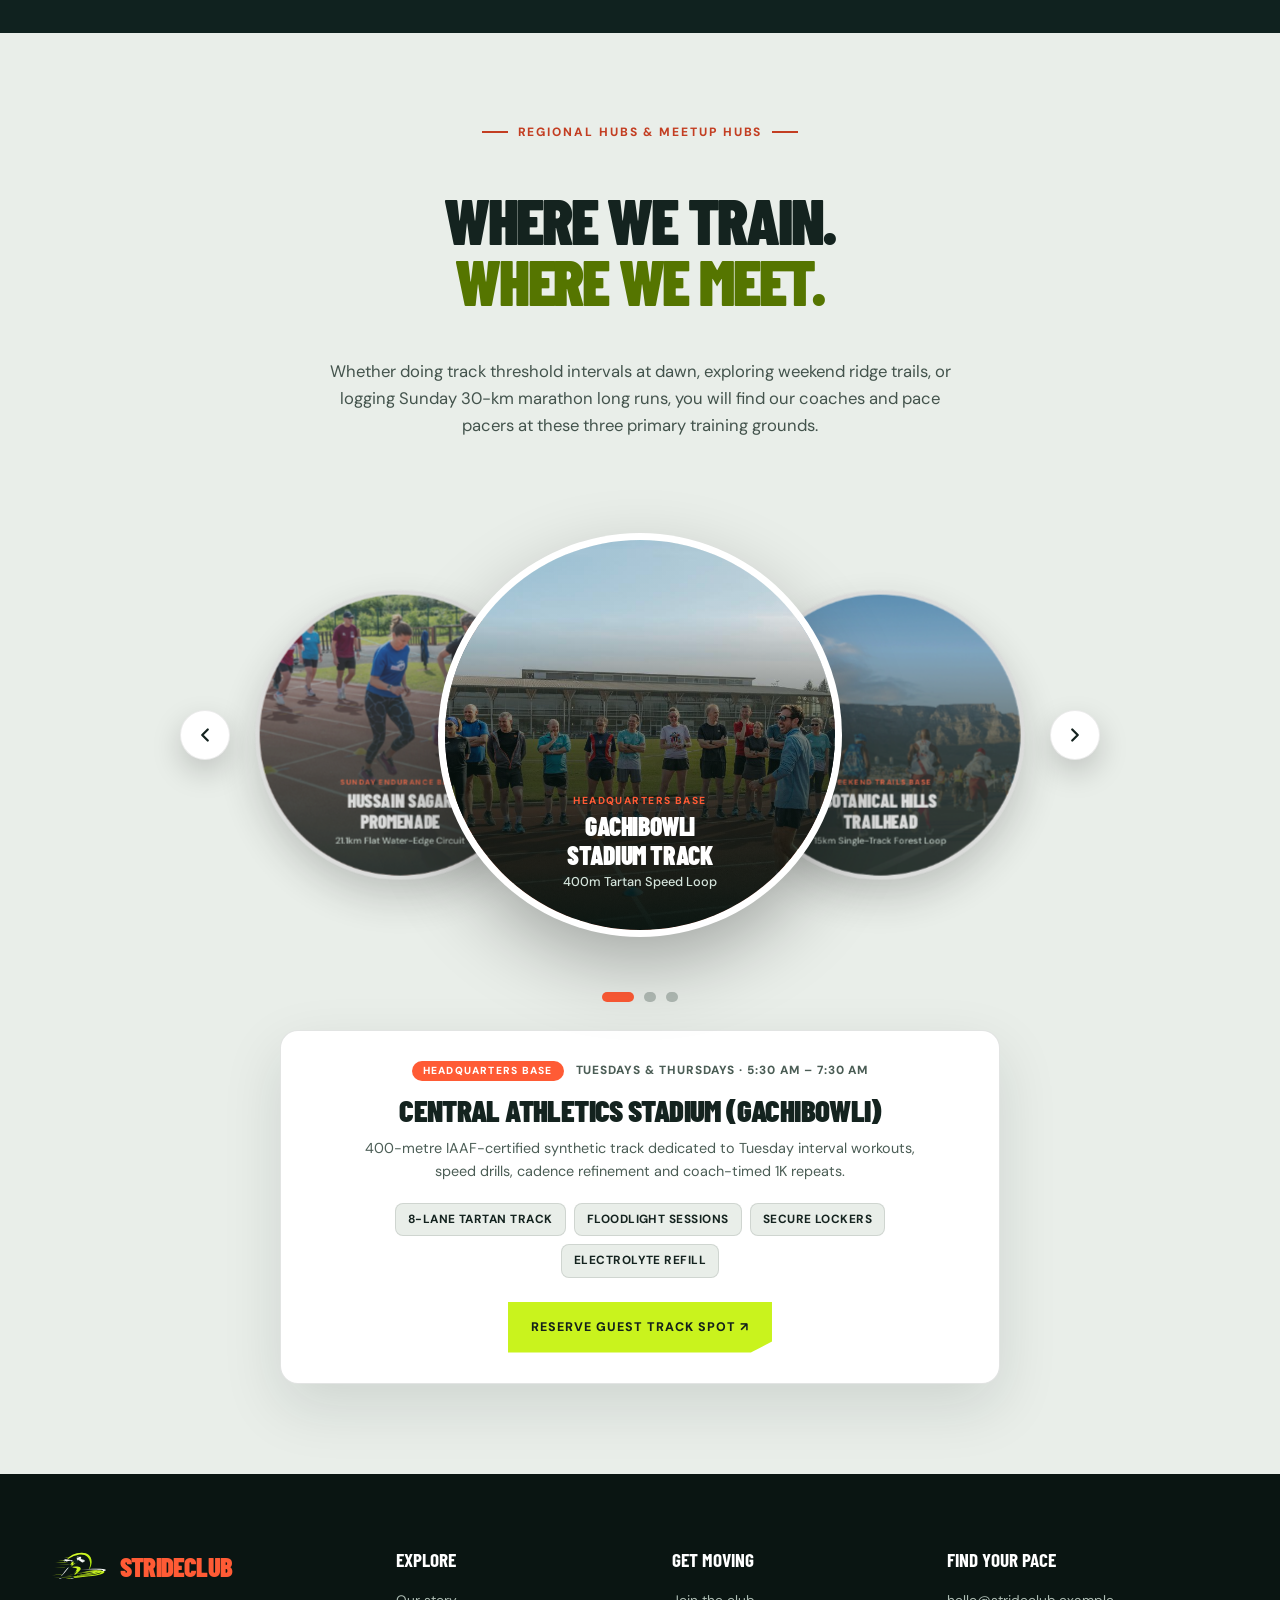
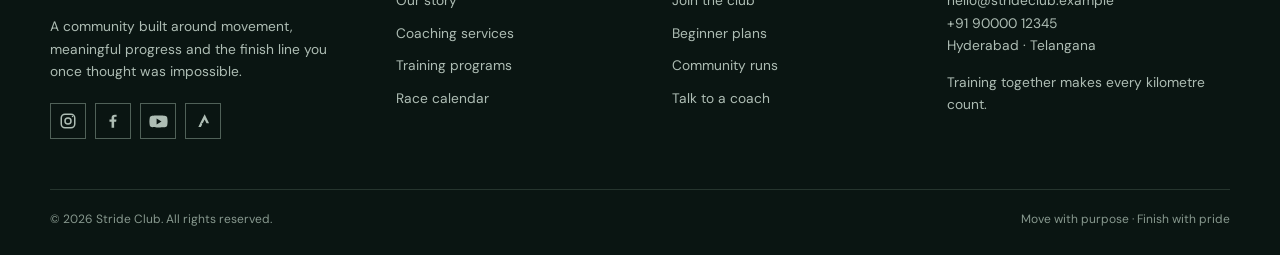
<file: contact.html>
<!doctype html><html lang="en" dir="ltr"><head><meta charset="utf-8"><meta name="viewport" content="width=device-width,initial-scale=1"><meta name="description" content="Stride Club athletics and marathon training. Expert coaching, community runs and race preparation."><title>Contact & Join the Club | Stride Club</title><link rel="icon" href="assets/img/logo.svg" type="image/svg+xml"><link rel="stylesheet" href="assets/css/style.css"></head><body>
<div class="topline"><div class="container"><span>✦ BUILD STRONGER. RUN FURTHER. LIVE BETTER.</span><span>MON–SAT · 5:30 AM – 8:00 PM</span></div></div>
<header class="site-header"><div class="container nav-wrap">
<a class="brand" href="index.html"><img class="brand-logo" src="assets/img/logo.svg" alt="Stride Club Logo" width="56" height="38"><span>STRIDE<span>CLUB</span></span></a>
<nav class="nav-links" aria-label="Main navigation"><a href="index.html" class="">Home 1</a><a href="home-2.html" class="">Home 2</a><a href="about.html" class="">About</a><a href="services.html" class="">Services</a><a href="programs.html" class="">Programs</a><a href="events.html" class="">Events</a><a href="contact.html" class="active">Contact</a>
<div class="mobile-tools"><button class="theme-toggle utility-control" type="button" aria-label="Toggle light and dark theme" title="Toggle theme"><span class="utility-symbol theme-symbol" aria-hidden="true">☾</span><span class="utility-label">Theme</span></button><button class="dir-toggle utility-control" type="button" aria-label="Toggle text direction" title="Toggle text direction"><span class="utility-symbol" aria-hidden="true">⇄</span><span class="utility-label">RTL</span></button></div>
<a class="mobile-join" href="contact.html">Join the club ↗</a></nav>
<div class="nav-actions"><button class="icon-btn theme-toggle utility-control" aria-label="Toggle light and dark theme" title="Toggle theme" type="button"><span class="utility-symbol theme-symbol" aria-hidden="true">☾</span></button><button class="icon-btn dir-toggle utility-control" aria-label="Toggle text direction" title="Toggle text direction" type="button"><span class="utility-symbol" aria-hidden="true">⇄</span></button><a class="btn small" href="contact.html">Join the club ↗</a><button class="menu-btn" aria-label="Open menu" aria-expanded="false" type="button">☰</button></div>
</div></header>
<main><section class="inner-hero"><img src="assets/img/image-52.png" alt="Running coach welcoming squad members for morning training"><div class="container"><div class="breadcrumbs"><a href="index.html">Home</a> / Join the Club</div><h1 class="display">Join the Club</h1><p style="color:#e3ece5;margin:0">Tell us what you’re working towards. We’ll help you find the right place to start.</p></div></section>
<section><div class="container"><div class="section-head reveal"><div><span class="eyebrow">LET'S TALK RUNNING</span><h2 class="display">YOUR NEXT<br>CHAPTER <em>STARTS HERE.</em></h2></div><p>Ask about coaching, training programs or a first community session. Share a few details and our team will help you take the next step.</p></div><div class="contact-grid">
<aside class="contact-info reveal"><span class="eyebrow" style="color:var(--accent)">GET IN TOUCH</span><h2 class="display" style="font-size:3.2rem">WE'RE READY<br>WHEN YOU ARE.</h2><p>Come with questions, a goal or just the curiosity to try something new.</p><div style="margin-top:35px"><h3>Visit the club</h3><p>Hyderabad, Telangana<br>India</p><h3>Call or email</h3><p>+91 90000 12345<br>hello@strideclub.example</p><h3>Training hours</h3><p>Monday–Saturday<br>5:30 AM – 8:00 PM</p></div></aside>
<form class="contact-form reveal" id="join-form"><h3 style="font-size:2rem">Tell us about your running goals</h3><p>All fields marked with * are required.</p><div class="form-grid">
<div class="field"><label for="name">Your name *</label><input id="name" name="name" required placeholder="Full name"></div><div class="field"><label for="email">Email address *</label><input id="email" name="email" type="email" required placeholder="you@example.com"></div>
<div class="field"><label for="phone">Phone number</label><input id="phone" name="phone" type="tel" placeholder="+91"></div><div class="field"><label for="interest">I'm interested in *</label><select id="interest" name="interest" required><option value="">Choose an option</option><option>Beginner 5K program</option><option>10K / Half marathon</option><option>Marathon coaching</option><option>Strength & mobility</option><option>Community runs</option><option>Event registration</option></select></div>
<div class="field full"><label for="goal">Tell us about your goal</label><textarea id="goal" name="goal" placeholder="Your experience, target event or anything you'd like us to know..."></textarea></div>
<div class="field full"><button class="btn" type="submit">Send my enquiry ↗</button><div class="form-message" role="status" aria-live="polite"></div></div>
</div><p style="font-size:.72rem;margin-top:18px">Demo form: your details are not sent to a server. Connect a backend or form service to receive live submissions.</p></form>
</div></div></section>
<section class="contact-map-section"><div class="container"><div class="section-head reveal"><div><span class="eyebrow">FIND YOUR WAY TO STRIDE</span><h2 class="display">MEET US<br><em>OUT THERE.</em></h2></div><p>Find the club around Hyderabad. Get in touch before visiting so our team can confirm the next training meet-up location.</p></div><div class="contact-map reveal"><iframe title="Map showing Hyderabad, Telangana" src="https://maps.google.com/maps?q=Hyderabad%2C%20Telangana%2C%20India&t=&z=12&ie=UTF8&iwloc=&output=embed" loading="lazy" referrerpolicy="no-referrer-when-downgrade" allowfullscreen></iframe><div class="map-caption"><strong>Stride Club · Hyderabad</strong><span>Telangana, India · Contact us for session locations</span></div></div></div></section>
<section class="dark-band"><div class="container"><div class="section-head center reveal"><div><span class="eyebrow">A FEW QUICK ANSWERS</span><h2 class="display">BEFORE YOU<br>TAKE THE <em>FIRST STEP.</em></h2></div></div><div class="content-card reveal">
<div class="faq-item"><button class="faq-q" type="button"><span>I’m a complete beginner. Is this club for me?</span><span class="faq-arrow" aria-hidden="true"><svg viewBox="0 0 24 24" width="18" height="18" fill="none" stroke="currentColor" stroke-width="2.5" stroke-linecap="round" stroke-linejoin="round"><polyline points="6 9 12 15 18 9"></polyline></svg></span></button><div class="faq-a">Yes. We offer beginner-friendly pathways and help you build up gradually at a pace that feels manageable.</div></div>
<div class="faq-item"><button class="faq-q" type="button"><span>Can I try a session before joining?</span><span class="faq-arrow" aria-hidden="true"><svg viewBox="0 0 24 24" width="18" height="18" fill="none" stroke="currentColor" stroke-width="2.5" stroke-linecap="round" stroke-linejoin="round"><polyline points="6 9 12 15 18 9"></polyline></svg></span></button><div class="faq-a">Send an enquiry and we’ll let you know about the next suitable guest session.</div></div>
<div class="faq-item"><button class="faq-q" type="button"><span>Do you offer personalised marathon plans?</span><span class="faq-arrow" aria-hidden="true"><svg viewBox="0 0 24 24" width="18" height="18" fill="none" stroke="currentColor" stroke-width="2.5" stroke-linecap="round" stroke-linejoin="round"><polyline points="6 9 12 15 18 9"></polyline></svg></span></button><div class="faq-a">Yes. Our coaches can discuss your target race, current training and timeline before recommending a plan.</div></div>
<div class="faq-item"><button class="faq-q" type="button"><span>What membership options or fees are available?</span><span class="faq-arrow" aria-hidden="true"><svg viewBox="0 0 24 24" width="18" height="18" fill="none" stroke="currentColor" stroke-width="2.5" stroke-linecap="round" stroke-linejoin="round"><polyline points="6 9 12 15 18 9"></polyline></svg></span></button><div class="faq-a">We offer flexible monthly and seasonal club memberships, as well as race-specific training packages. Once you send an enquiry, we'll share our current schedule and tier options.</div></div>
<div class="faq-item"><button class="faq-q" type="button"><span>What equipment or gear do I need for my first session?</span><span class="faq-arrow" aria-hidden="true"><svg viewBox="0 0 24 24" width="18" height="18" fill="none" stroke="currentColor" stroke-width="2.5" stroke-linecap="round" stroke-linejoin="round"><polyline points="6 9 12 15 18 9"></polyline></svg></span></button><div class="faq-a">Just bring well-fitted running shoes, comfortable workout apparel, and a water bottle. Our coaches will assess your gait and provide gear recommendations as you progress.</div></div>
</div></div></section>

<!-- LAYOUT 7: REGIONAL TRAINING BASES (EXAMPLE 2.7 — CIRCLE CARD SLIDER) -->
<section class="contact-bases-section circle-slider-section" id="training-bases">
  <div class="container">
    <div class="section-head center reveal">
      <span class="eyebrow">REGIONAL HUBS &amp; MEETUP HUBS</span>
      <h2 class="display">WHERE WE TRAIN.<br><em>WHERE WE MEET.</em></h2>
      <p>Whether doing track threshold intervals at dawn, exploring weekend ridge trails, or logging Sunday 30-km marathon long runs, you will find our coaches and pace pacers at these three primary training grounds.</p>
    </div>

    <!-- Example 2.7 Circle Card Slider Component -->
    <div class="circle-card-slider reveal" data-circle-slider>
      <div class="circle-stage-wrapper">
        <!-- Circular Left Arrow Button -->
        <button type="button" class="circle-nav-btn prev" aria-label="Previous training base" data-circle-prev>
          <svg viewBox="0 0 24 24" width="22" height="22" fill="none" stroke="currentColor" stroke-width="2.5" stroke-linecap="round" stroke-linejoin="round">
            <polyline points="15 18 9 12 15 6"></polyline>
          </svg>
        </button>

        <!-- Circle Track / Stage -->
        <div class="circle-stage">
          <!-- Circle 1: Track Base (Default Active) -->
          <article class="circle-card active" data-index="0">
            <div class="circle-ring">
              <img src="assets/img/image-10.png" alt="Gachibowli Stadium Track" loading="lazy">
              <div class="circle-overlay"></div>
              <div class="circle-copy">
                <span class="circle-kicker">HEADQUARTERS BASE</span>
                <h3 class="circle-title">Gachibowli<br>Stadium Track</h3>
                <p class="circle-tagline">400m Tartan Speed Loop</p>
              </div>
            </div>
          </article>

          <!-- Circle 2: Trails Base -->
          <article class="circle-card is-next" data-index="1">
            <div class="circle-ring">
              <img src="assets/img/image-74.png" alt="Botanical Hills Trailhead" loading="lazy">
              <div class="circle-overlay"></div>
              <div class="circle-copy">
                <span class="circle-kicker">WEEKEND TRAILS BASE</span>
                <h3 class="circle-title">Botanical Hills<br>Trailhead</h3>
                <p class="circle-tagline">15km Single-Track Forest Loop</p>
              </div>
            </div>
          </article>

          <!-- Circle 3: Waterfront Promenade Base -->
          <article class="circle-card is-prev" data-index="2">
            <div class="circle-ring">
              <img src="assets/img/image-45.png" alt="Hussain Sagar Promenade" loading="lazy">
              <div class="circle-overlay"></div>
              <div class="circle-copy">
                <span class="circle-kicker">SUNDAY ENDURANCE BASE</span>
                <h3 class="circle-title">Hussain Sagar<br>Promenade</h3>
                <p class="circle-tagline">21.1km Flat Water-Edge Circuit</p>
              </div>
            </div>
          </article>
        </div>

        <!-- Circular Right Arrow Button -->
        <button type="button" class="circle-nav-btn next" aria-label="Next training base" data-circle-next>
          <svg viewBox="0 0 24 24" width="22" height="22" fill="none" stroke="currentColor" stroke-width="2.5" stroke-linecap="round" stroke-linejoin="round">
            <polyline points="9 18 15 12 9 6"></polyline>
          </svg>
        </button>
      </div>

      <!-- Pagination Dots & Controls -->
      <div class="circle-slider-controls">
        <div class="circle-dots" data-circle-dots>
          <button type="button" class="circle-dot active" data-index="0" aria-label="Base 1"></button>
          <button type="button" class="circle-dot" data-index="1" aria-label="Base 2"></button>
          <button type="button" class="circle-dot" data-index="2" aria-label="Base 3"></button>
        </div>
      </div>

      <!-- Dynamic Active Hub Details Card -->
      <div class="circle-active-panel-wrap">
        <!-- Panel 0: Gachibowli Stadium Track -->
        <div class="circle-detail-panel active" data-panel="0">
          <div class="circle-panel-header">
            <span class="circle-panel-badge">HEADQUARTERS BASE</span>
            <span class="circle-panel-schedule">TUESDAYS &amp; THURSDAYS · 5:30 AM – 7:30 AM</span>
          </div>
          <h4 class="circle-panel-name">Central Athletics Stadium (Gachibowli)</h4>
          <p class="circle-panel-desc">400-metre IAAF-certified synthetic track dedicated to Tuesday interval workouts, speed drills, cadence refinement and coach-timed 1K repeats.</p>
          <div class="circle-amenities">
            <span class="amenity-chip">8-Lane Tartan Track</span>
            <span class="amenity-chip">Floodlight Sessions</span>
            <span class="amenity-chip">Secure Lockers</span>
            <span class="amenity-chip">Electrolyte Refill</span>
          </div>
          <a class="btn" href="#join-form">Reserve guest track spot ↗</a>
        </div>

        <!-- Panel 1: Botanical Hills Trailhead -->
        <div class="circle-detail-panel" data-panel="1">
          <div class="circle-panel-header">
            <span class="circle-panel-badge">WEEKEND TRAILS BASE</span>
            <span class="circle-panel-schedule">SATURDAY MORNINGS · 5:45 AM GATHER</span>
          </div>
          <h4 class="circle-panel-name">Botanical Hills Trailhead &amp; Ridge</h4>
          <p class="circle-panel-desc">Unpaved rolling dirt trails, technical ascents and tree-canopied forest single-tracks. Perfect for building leg durability, ankle stability and joyful trail mileage.</p>
          <div class="circle-amenities">
            <span class="amenity-chip">15 km Dirt Circuits</span>
            <span class="amenity-chip">Elevation Repeats</span>
            <span class="amenity-chip">Trail Shoe Demo</span>
            <span class="amenity-chip">Post-Run Coffee Van</span>
          </div>
          <a class="btn" href="#join-form">Join Saturday trail crew ↗</a>
        </div>

        <!-- Panel 2: Hussain Sagar Promenade -->
        <div class="circle-detail-panel" data-panel="2">
          <div class="circle-panel-header">
            <span class="circle-panel-badge">SUNDAY ENDURANCE BASE</span>
            <span class="circle-panel-schedule">SUNDAY LONG RUNS · 5:15 AM START</span>
          </div>
          <h4 class="circle-panel-name">Hussain Sagar Waterfront Promenade</h4>
          <p class="circle-panel-desc">Flat, paved water-edge 21.1 km circuit designed for marathon race-pace simulation, continuous aerobic mileage, and supported long-run fueling blocks.</p>
          <div class="circle-amenities">
            <span class="amenity-chip">Flat Paved Loops</span>
            <span class="amenity-chip">Mobile Support Van</span>
            <span class="amenity-chip">5 Pace Groups</span>
            <span class="amenity-chip">SIS Gel Stations</span>
          </div>
          <a class="btn" href="#join-form">Sign up for Sunday long run ↗</a>
        </div>
      </div>
    </div>
  </div>
</section>

</main>
<footer class="site-footer"><div class="container"><div class="footer-grid">
<div><a class="brand" href="index.html"><img class="brand-logo" src="assets/img/logo.svg" alt="Stride Club Logo" width="56" height="38"><span>STRIDE<span>CLUB</span></span></a><p style="margin-top:20px">A community built around movement, meaningful progress and the finish line you once thought was impossible.</p><div class="socials">
<a href="https://www.instagram.com/" aria-label="Instagram" target="_blank" rel="noopener"><svg viewBox="0 0 24 24" width="18" height="18" fill="none" stroke="currentColor" stroke-width="2"><rect x="3" y="3" width="18" height="18" rx="5"/><circle cx="12" cy="12" r="4"/><circle cx="18" cy="6" r="1" fill="currentColor" stroke="none"/></svg></a>
<a href="https://www.facebook.com/" aria-label="Facebook" target="_blank" rel="noopener"><svg viewBox="0 0 24 24" width="18" height="18" fill="currentColor"><path d="M13.5 21v-8h2.7l.4-3.1h-3.1v-2c0-.9.3-1.5 1.6-1.5h1.7V3.6c-.3 0-1.3-.1-2.5-.1-2.5 0-4.2 1.5-4.2 4.3v2.1H7.3V13h2.8v8z"/></svg></a>
<a href="https://www.youtube.com/" aria-label="YouTube" target="_blank" rel="noopener"><svg viewBox="0 0 24 24" width="19" height="19" fill="currentColor"><path d="M23 7.1a3 3 0 0 0-2.1-2.2C19 4.4 12 4.4 12 4.4s-7 0-8.9.5A3 3 0 0 0 1 7.1 31 31 0 0 0 .5 12a31 31 0 0 0 .5 4.9 3 3 0 0 0 2.1 2.2c1.9.5 8.9.5 8.9.5s7 0 8.9-.5a3 3 0 0 0 2.1-2.2 31 31 0 0 0 .5-4.9 31 31 0 0 0-.5-4.9zM9.6 15.7V8.3l6.2 3.7z"/></svg></a>
<a href="https://www.strava.com/" aria-label="Strava" target="_blank" rel="noopener"><svg viewBox="0 0 24 24" width="18" height="18" fill="currentColor"><path d="M14.2 3 8.1 15h3.5l2.6-5.1 2.5 5.1h3.4L14.2 3zm-5 10.1L5.8 20h3.4l1.7-3.4z"/></svg></a>
</div></div>
<div><h3>Explore</h3><div class="footer-links"><a href="about.html">Our story</a><a href="services.html">Coaching services</a><a href="programs.html">Training programs</a><a href="events.html">Race calendar</a></div></div>
<div><h3>Get moving</h3><div class="footer-links"><a href="contact.html">Join the club</a><a href="programs.html">Beginner plans</a><a href="events.html">Community runs</a><a href="contact.html">Talk to a coach</a></div></div>
<div><h3>Find your pace</h3><p>hello@strideclub.example<br>+91 90000 12345<br>Hyderabad · Telangana</p><p>Training together makes every kilometre count.</p></div>
</div><div class="copyright"><span>© <span id="year"></span> Stride Club. All rights reserved.</span><span>Move with purpose · Finish with pride</span></div></div></footer><button class="back-top" aria-label="Back to top">↑</button><script src="assets/js/main.js"></script></body></html>
</file>
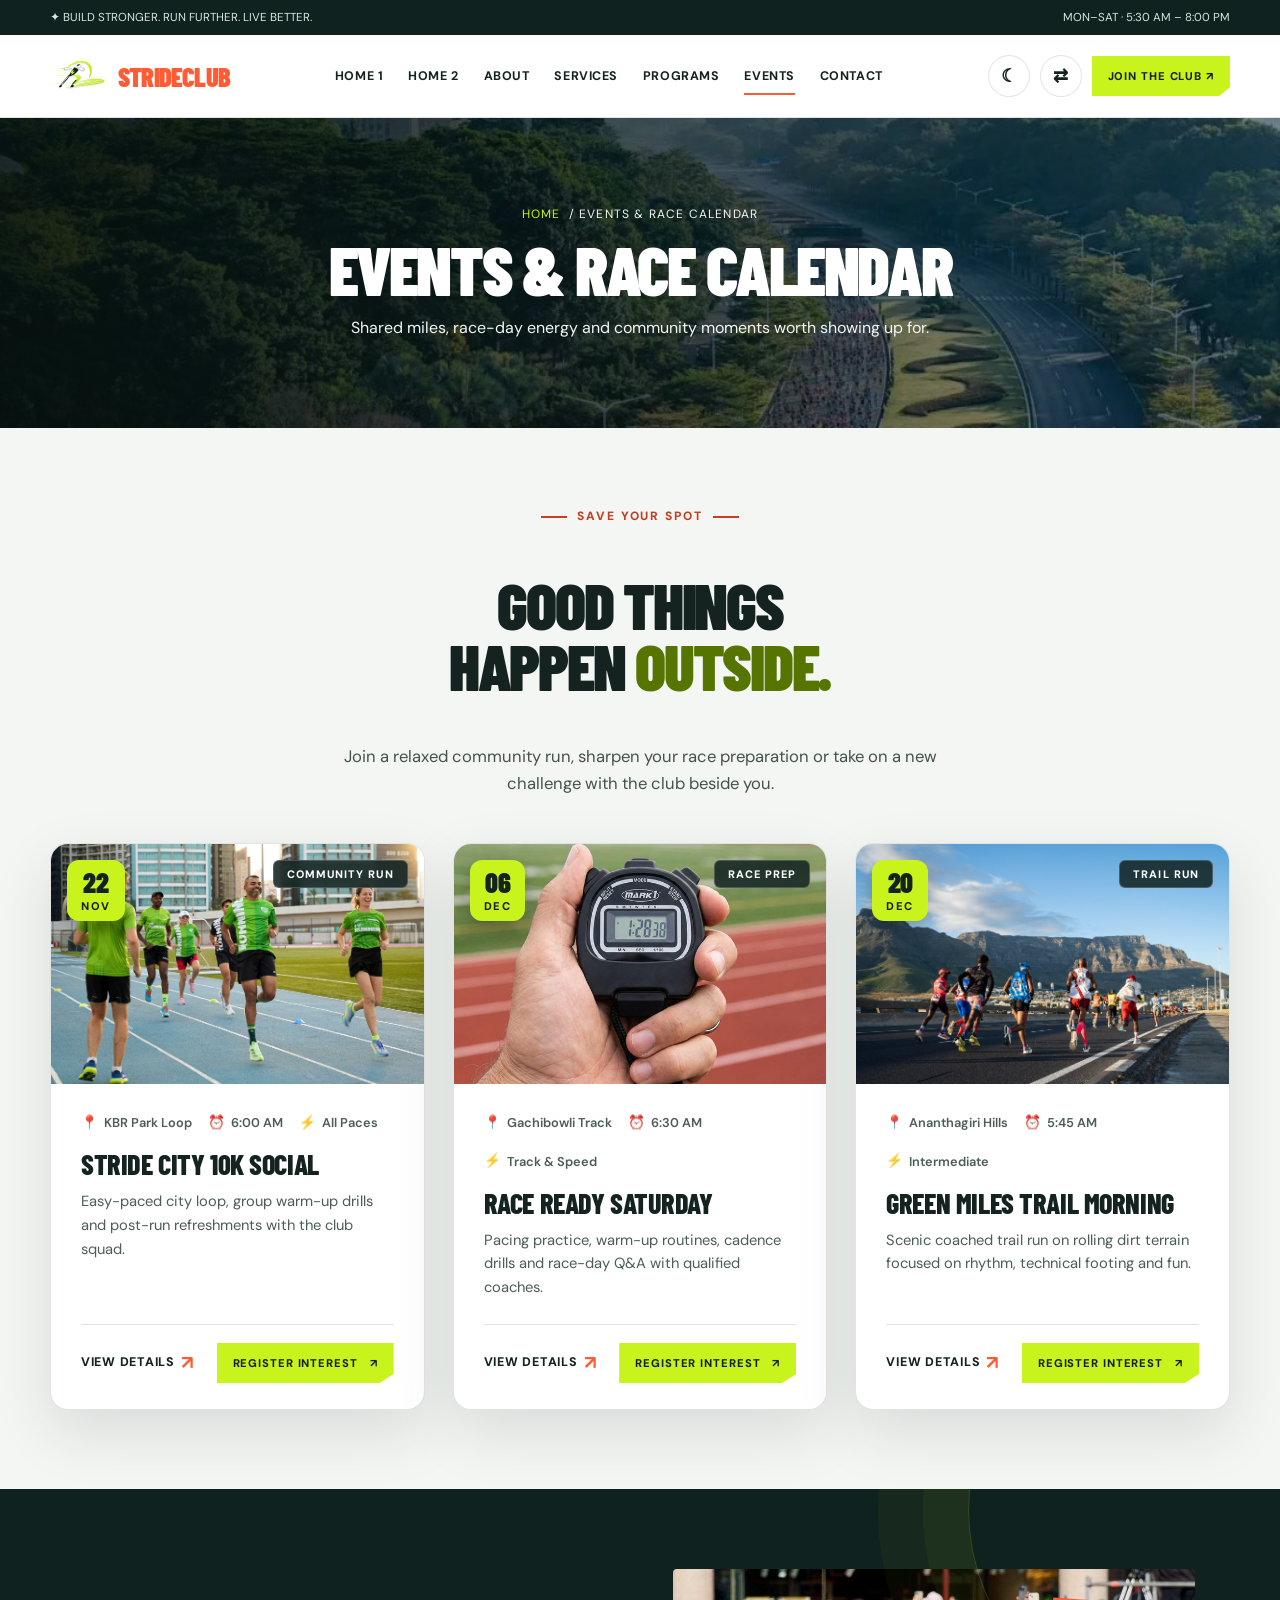
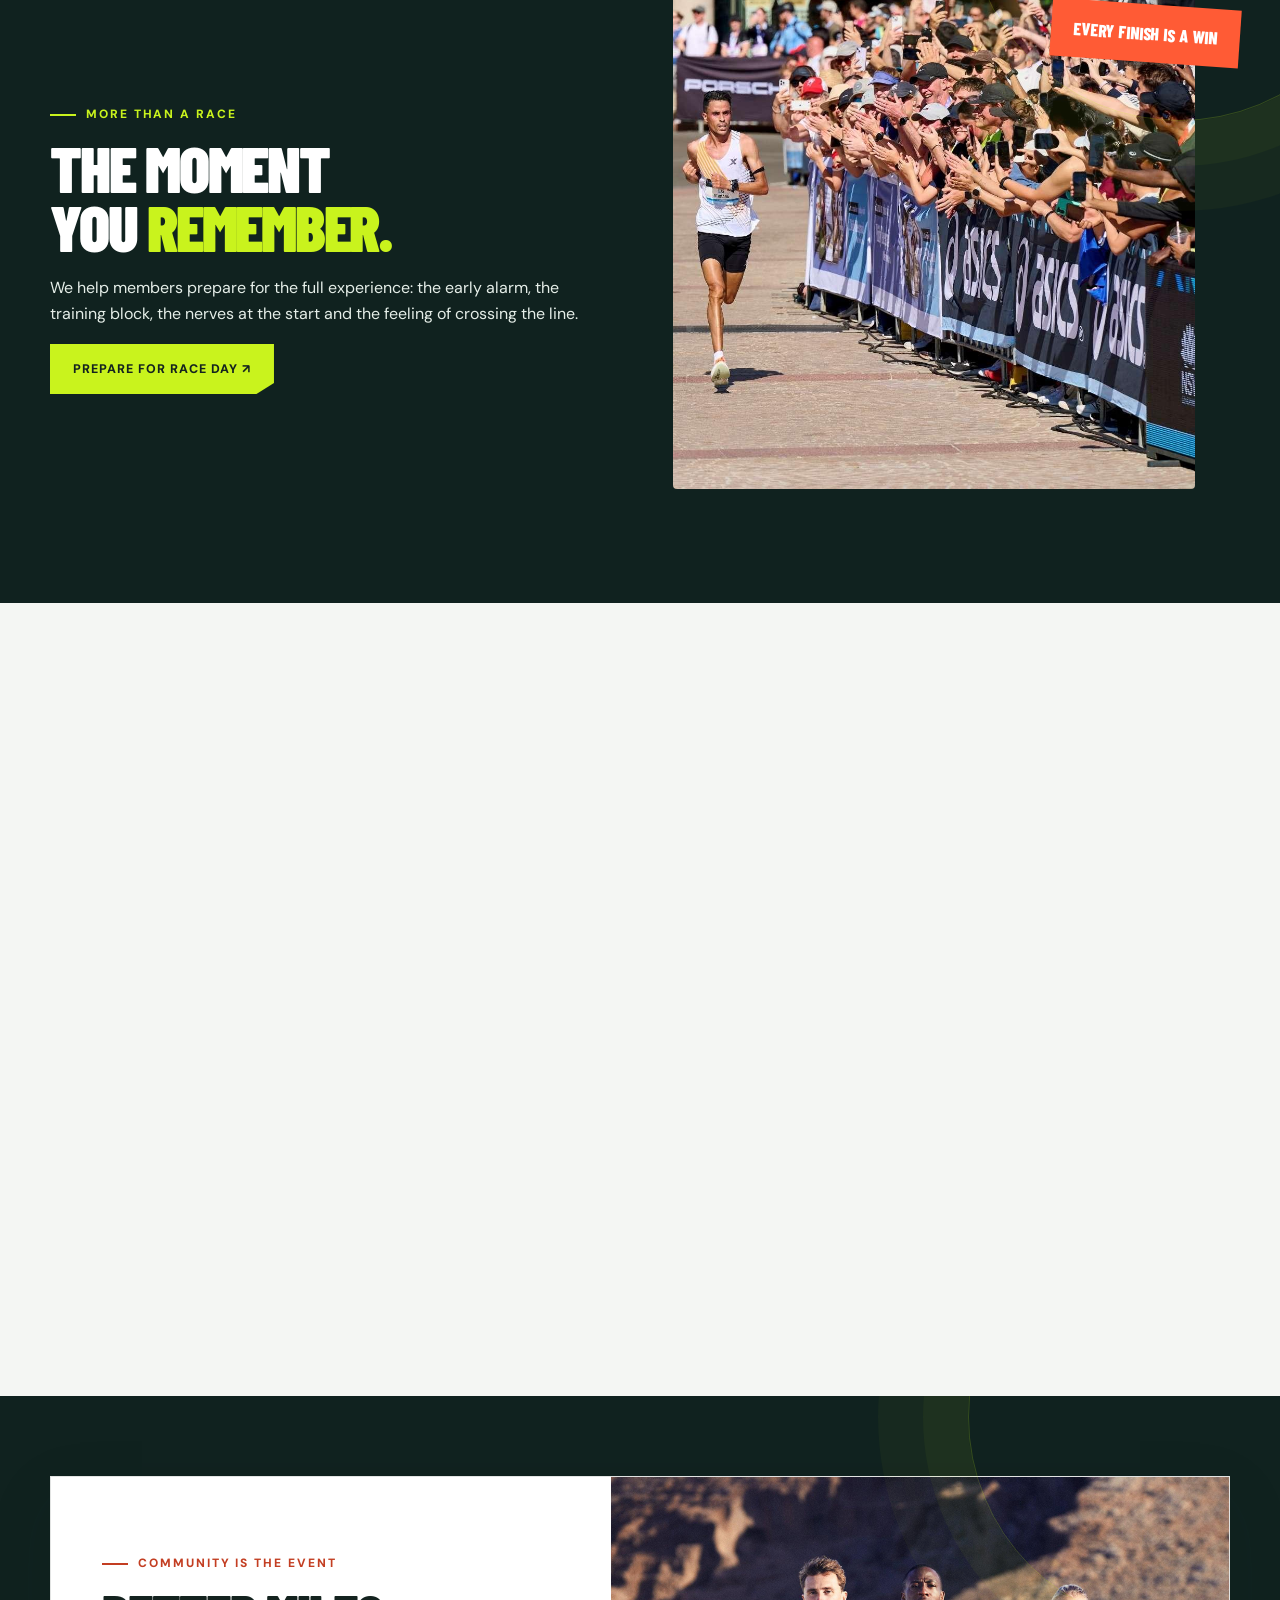
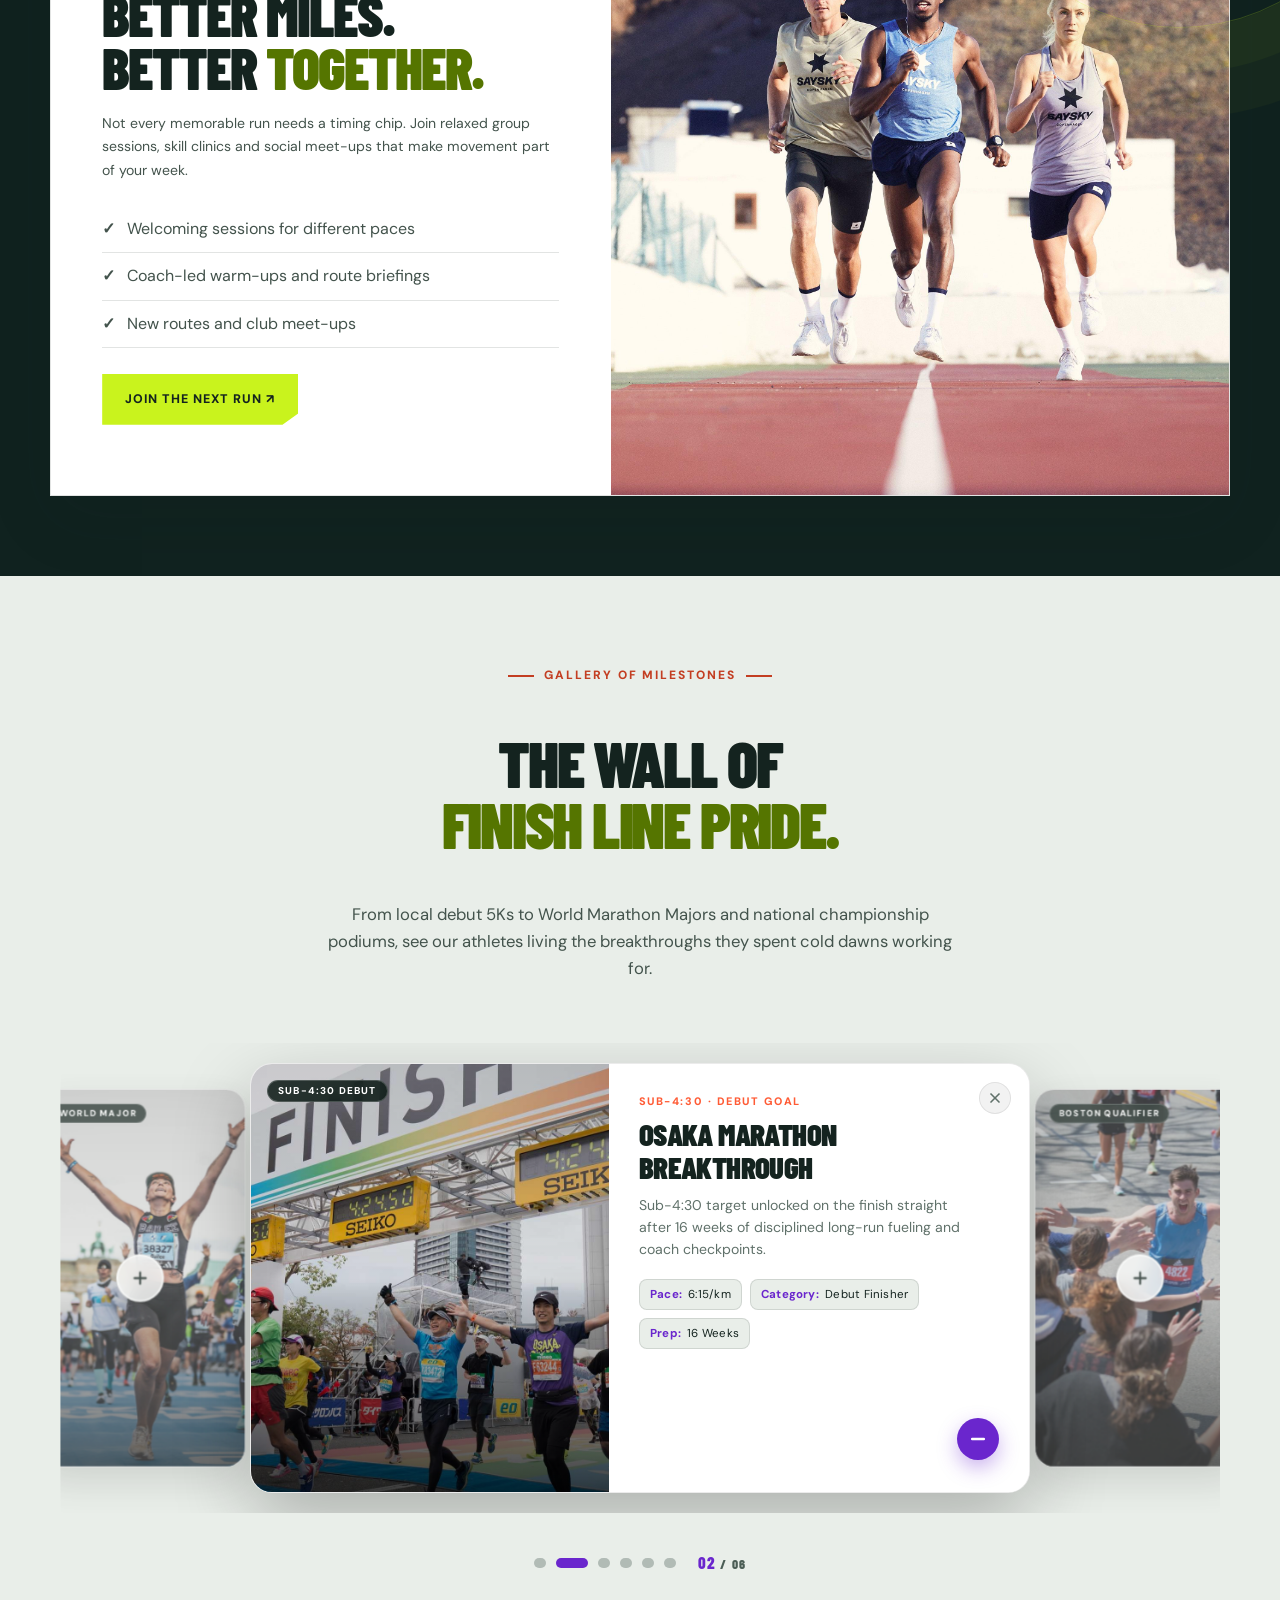
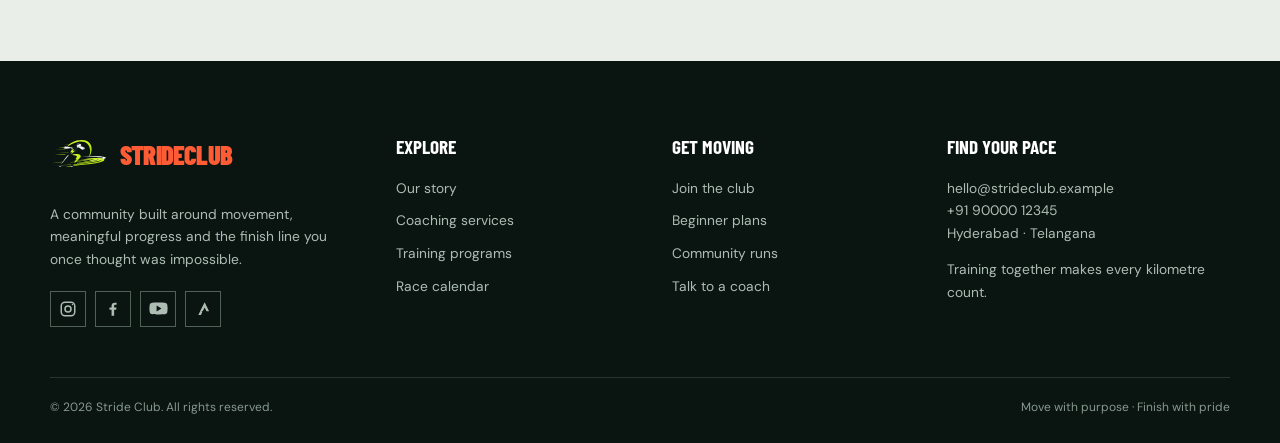
<file: events.html>
<!doctype html><html lang="en" dir="ltr"><head><meta charset="utf-8"><meta name="viewport" content="width=device-width,initial-scale=1"><meta name="description" content="Stride Club athletics and marathon training. Expert coaching, community runs and race preparation."><title>Events & Race Calendar | Stride Club</title><link rel="icon" href="assets/img/logo.svg" type="image/svg+xml"><link rel="stylesheet" href="assets/css/style.css"></head><body>
<div class="topline"><div class="container"><span>✦ BUILD STRONGER. RUN FURTHER. LIVE BETTER.</span><span>MON–SAT · 5:30 AM – 8:00 PM</span></div></div>
<header class="site-header"><div class="container nav-wrap">
<a class="brand" href="index.html"><img class="brand-logo" src="assets/img/logo.svg" alt="Stride Club Logo" width="56" height="38"><span>STRIDE<span>CLUB</span></span></a>
<nav class="nav-links" aria-label="Main navigation"><a href="index.html" class="">Home 1</a><a href="home-2.html" class="">Home 2</a><a href="about.html" class="">About</a><a href="services.html" class="">Services</a><a href="programs.html" class="">Programs</a><a href="events.html" class="active">Events</a><a href="contact.html" class="">Contact</a>
<div class="mobile-tools"><button class="theme-toggle utility-control" type="button" aria-label="Toggle light and dark theme" title="Toggle theme"><span class="utility-symbol theme-symbol" aria-hidden="true">☾</span><span class="utility-label">Theme</span></button><button class="dir-toggle utility-control" type="button" aria-label="Toggle text direction" title="Toggle text direction"><span class="utility-symbol" aria-hidden="true">⇄</span><span class="utility-label">RTL</span></button></div>
<a class="mobile-join" href="contact.html">Join the club ↗</a></nav>
<div class="nav-actions"><button class="icon-btn theme-toggle utility-control" aria-label="Toggle light and dark theme" title="Toggle theme" type="button"><span class="utility-symbol theme-symbol" aria-hidden="true">☾</span></button><button class="icon-btn dir-toggle utility-control" aria-label="Toggle text direction" title="Toggle text direction" type="button"><span class="utility-symbol" aria-hidden="true">⇄</span></button><a class="btn small" href="contact.html">Join the club ↗</a><button class="menu-btn" aria-label="Open menu" aria-expanded="false" type="button">☰</button></div>
</div></header>
<main><section class="inner-hero"><img src="assets/img/image-71.png" alt="Athletes training outdoors"><div class="container"><div class="breadcrumbs"><a href="index.html">Home</a> / Events & Race Calendar</div><h1 class="display">Events & Race Calendar</h1><p style="color:#e3ece5;margin:0">Shared miles, race-day energy and community moments worth showing up for.</p></div></section>
<section><div class="container">
  <div class="section-head center reveal">
    <span class="eyebrow">SAVE YOUR SPOT</span>
    <h2 class="display">GOOD THINGS<br>HAPPEN <em>OUTSIDE.</em></h2>
    <p>Join a relaxed community run, sharpen your race preparation or take on a new challenge with the club beside you.</p>
  </div>
  <div class="events-page-grid reveal">
    <article class="home-event-card">
      <div class="event-card-media">
        <img src="assets/img/image-51.png" alt="Group of runners training together outdoors">
        <div class="event-date-badge">
          <span class="day">22</span>
          <span class="month">NOV</span>
        </div>
        <span class="event-category-tag">COMMUNITY RUN</span>
      </div>
      <div class="event-card-body">
        <div class="event-meta-row">
          <span class="meta-item"><span class="meta-icon">📍</span> KBR Park Loop</span>
          <span class="meta-item"><span class="meta-icon">⏰</span> 6:00 AM</span>
          <span class="meta-item"><span class="meta-icon">⚡</span> All Paces</span>
        </div>
        <h3 class="event-title">Stride City 10K Social</h3>
        <p class="event-desc">Easy-paced city loop, group warm-up drills and post-run refreshments with the club squad.</p>
        <div class="event-card-footer">
          <a class="text-link" href="contact.html">View Details <b>↗</b></a>
          <a class="btn small" href="contact.html">Register Interest <b>↗</b></a>
        </div>
      </div>
    </article>

    <article class="home-event-card">
      <div class="event-card-media">
        <img src="assets/img/image-68.png" alt="Coach's stopwatch timing track interval splits">
        <div class="event-date-badge">
          <span class="day">06</span>
          <span class="month">DEC</span>
        </div>
        <span class="event-category-tag">RACE PREP</span>
      </div>
      <div class="event-card-body">
        <div class="event-meta-row">
          <span class="meta-item"><span class="meta-icon">📍</span> Gachibowli Track</span>
          <span class="meta-item"><span class="meta-icon">⏰</span> 6:30 AM</span>
          <span class="meta-item"><span class="meta-icon">⚡</span> Track &amp; Speed</span>
        </div>
        <h3 class="event-title">Race Ready Saturday</h3>
        <p class="event-desc">Pacing practice, warm-up routines, cadence drills and race-day Q&amp;A with qualified coaches.</p>
        <div class="event-card-footer">
          <a class="text-link" href="contact.html">View Details <b>↗</b></a>
          <a class="btn small" href="contact.html">Register Interest <b>↗</b></a>
        </div>
      </div>
    </article>

    <article class="home-event-card">
      <div class="event-card-media">
        <img src="assets/img/image-74.png" alt="Runner moving along scenic outdoor trail">
        <div class="event-date-badge">
          <span class="day">20</span>
          <span class="month">DEC</span>
        </div>
        <span class="event-category-tag">TRAIL RUN</span>
      </div>
      <div class="event-card-body">
        <div class="event-meta-row">
          <span class="meta-item"><span class="meta-icon">📍</span> Ananthagiri Hills</span>
          <span class="meta-item"><span class="meta-icon">⏰</span> 5:45 AM</span>
          <span class="meta-item"><span class="meta-icon">⚡</span> Intermediate</span>
        </div>
        <h3 class="event-title">Green Miles Trail Morning</h3>
        <p class="event-desc">Scenic coached trail run on rolling dirt terrain focused on rhythm, technical footing and fun.</p>
        <div class="event-card-footer">
          <a class="text-link" href="contact.html">View Details <b>↗</b></a>
          <a class="btn small" href="contact.html">Register Interest <b>↗</b></a>
        </div>
      </div>
    </article>
  </div>
</div></section>
<section class="dark-band"><div class="container split"><div class="reveal"><span class="eyebrow">MORE THAN A RACE</span><h2 class="display">THE MOMENT<br>YOU <em>REMEMBER.</em></h2><p>We help members prepare for the full experience: the early alarm, the training block, the nerves at the start and the feeling of crossing the line.</p><a class="btn" href="programs.html">Prepare for race day ↗</a></div><div class="photo-stack reveal"><img src="assets/img/image-54.png" alt="Marathon runner sprinting down finish chute with cheering crowd"><div class="photo-note">Every finish is a win</div></div></div></section>

<section><div class="container"><div class="image-feature reveal"><img src="assets/img/image-62.png" alt="Marathon aid station volunteers preparing hydration for runners"><div class="feature-copy"><span class="eyebrow">MAKE RACE DAY YOUR DAY</span><h2 class="display">FROM FIRST<br>BRIEFING TO <em>FINISH LINE.</em></h2><p>Race day feels better when you arrive prepared. Our club helps you plan your warm-up, pacing, kit and race-morning routine so you can focus on the experience.</p><ul class="list-check"><li>Pre-race preparation sessions</li><li>Group meet-up and pace support</li><li>Post-race recovery and celebration</li></ul><a class="btn dark" href="contact.html">Prepare with us ↗</a></div></div></div></section>
<section class="dark-band"><div class="container"><div class="image-feature reverse reveal"><img src="assets/img/image-25.png" alt="Stride Club squad running together in sync"><div class="feature-copy"><span class="eyebrow">COMMUNITY IS THE EVENT</span><h2 class="display">BETTER MILES.<br>BETTER <em>TOGETHER.</em></h2><p>Not every memorable run needs a timing chip. Join relaxed group sessions, skill clinics and social meet-ups that make movement part of your week.</p><ul class="list-check"><li>Welcoming sessions for different paces</li><li>Coach-led warm-ups and route briefings</li><li>New routes and club meet-ups</li></ul><a class="btn" href="contact.html">Join the next run ↗</a></div></div></div></section>

<!-- LAYOUT 6: WALL OF FINISH LINE PRIDE (EXAMPLE 2.22 EXPANDABLE CARDS) -->
<section class="events-wall-section expandable-cards-section" id="finish-wall">
  <div class="container">
    <div class="section-head center reveal">
      <span class="eyebrow">GALLERY OF MILESTONES</span>
      <h2 class="display">THE WALL OF<br><em>FINISH LINE PRIDE.</em></h2>
      <p>From local debut 5Ks to World Marathon Majors and national championship podiums, see our athletes living the breakthroughs they spent cold dawns working for.</p>
    </div>

    <!-- Expandable Cards Component -->
    <div class="expand-component reveal" data-expandable-carousel>
      <div class="expand-carousel-wrapper">
        <div class="expand-stage">
          <div class="expand-track">
            <!-- Card 1: Berlin Marathon -->
            <article class="expand-card" data-index="0">
              <div class="expand-media">
                <img src="assets/img/image-61.png" alt="Berlin Marathon Finish under Brandenburg Gate" loading="lazy">
                <div class="expand-media-overlay"></div>
                <span class="expand-badge">WORLD MAJOR</span>
                <button type="button" class="expand-toggle-plus" aria-label="Expand Berlin Marathon details">
                  <svg viewBox="0 0 24 24" width="22" height="22" fill="none" stroke="currentColor" stroke-width="2.5" stroke-linecap="round">
                    <line x1="12" y1="5" x2="12" y2="19"></line>
                    <line x1="5" y1="12" x2="19" y2="12"></line>
                  </svg>
                </button>
              </div>
              <div class="expand-body">
                <button type="button" class="expand-close-btn" aria-label="Collapse milestone card">
                  <svg viewBox="0 0 24 24" width="16" height="16" fill="none" stroke="currentColor" stroke-width="2.5" stroke-linecap="round">
                    <line x1="18" y1="6" x2="6" y2="18"></line>
                    <line x1="6" y1="6" x2="18" y2="18"></line>
                  </svg>
                </button>
                <div class="expand-content">
                  <span class="expand-kicker">WORLD MAJOR · 2:54:18 PB</span>
                  <h3 class="expand-title">Berlin Marathon Victory</h3>
                  <p class="expand-desc">Club member Arjun crossing the iconic arch with tears, sweat and an eight-minute personal best on the fast Prussian tarmac.</p>
                  <div class="expand-tags">
                    <span class="expand-tag"><strong>Pace:</strong> 4:07/km</span>
                    <span class="expand-tag"><strong>Division:</strong> Sub-3:00 Club</span>
                    <span class="expand-tag"><strong>HR Avg:</strong> 158 bpm</span>
                  </div>
                </div>
                <button type="button" class="expand-toggle-minus" aria-label="Collapse milestone card">
                  <svg viewBox="0 0 24 24" width="20" height="20" fill="none" stroke="currentColor" stroke-width="3" stroke-linecap="round">
                    <line x1="5" y1="12" x2="19" y2="12"></line>
                  </svg>
                </button>
              </div>
            </article>

            <!-- Card 2: Osaka Marathon (Active by default, matching screenshot center position) -->
            <article class="expand-card active expanded" data-index="1">
              <div class="expand-media">
                <img src="assets/img/image-58.png" alt="Osaka Marathon 4:24:50 finish clock" loading="lazy">
                <div class="expand-media-overlay"></div>
                <span class="expand-badge">SUB-4:30 DEBUT</span>
                <button type="button" class="expand-toggle-plus" aria-label="Expand Osaka Marathon details">
                  <svg viewBox="0 0 24 24" width="22" height="22" fill="none" stroke="currentColor" stroke-width="2.5" stroke-linecap="round">
                    <line x1="12" y1="5" x2="12" y2="19"></line>
                    <line x1="5" y1="12" x2="19" y2="12"></line>
                  </svg>
                </button>
              </div>
              <div class="expand-body">
                <button type="button" class="expand-close-btn" aria-label="Collapse milestone card">
                  <svg viewBox="0 0 24 24" width="16" height="16" fill="none" stroke="currentColor" stroke-width="2.5" stroke-linecap="round">
                    <line x1="18" y1="6" x2="6" y2="18"></line>
                    <line x1="6" y1="6" x2="18" y2="18"></line>
                  </svg>
                </button>
                <div class="expand-content">
                  <span class="expand-kicker">SUB-4:30 · DEBUT GOAL</span>
                  <h3 class="expand-title">Osaka Marathon Breakthrough</h3>
                  <p class="expand-desc">Sub-4:30 target unlocked on the finish straight after 16 weeks of disciplined long-run fueling and coach checkpoints.</p>
                  <div class="expand-tags">
                    <span class="expand-tag"><strong>Pace:</strong> 6:15/km</span>
                    <span class="expand-tag"><strong>Category:</strong> Debut Finisher</span>
                    <span class="expand-tag"><strong>Prep:</strong> 16 Weeks</span>
                  </div>
                </div>
                <button type="button" class="expand-toggle-minus" aria-label="Collapse milestone card">
                  <svg viewBox="0 0 24 24" width="20" height="20" fill="none" stroke="currentColor" stroke-width="3" stroke-linecap="round">
                    <line x1="5" y1="12" x2="19" y2="12"></line>
                  </svg>
                </button>
              </div>
            </article>

            <!-- Card 3: Boston Marathon -->
            <article class="expand-card" data-index="2">
              <div class="expand-media">
                <img src="assets/img/image-60.png" alt="Boston Marathon Boylston Street Roar" loading="lazy">
                <div class="expand-media-overlay"></div>
                <span class="expand-badge">BOSTON QUALIFIER</span>
                <button type="button" class="expand-toggle-plus" aria-label="Expand Boston Marathon details">
                  <svg viewBox="0 0 24 24" width="22" height="22" fill="none" stroke="currentColor" stroke-width="2.5" stroke-linecap="round">
                    <line x1="12" y1="5" x2="12" y2="19"></line>
                    <line x1="5" y1="12" x2="19" y2="12"></line>
                  </svg>
                </button>
              </div>
              <div class="expand-body">
                <button type="button" class="expand-close-btn" aria-label="Collapse milestone card">
                  <svg viewBox="0 0 24 24" width="16" height="16" fill="none" stroke="currentColor" stroke-width="2.5" stroke-linecap="round">
                    <line x1="18" y1="6" x2="6" y2="18"></line>
                    <line x1="6" y1="6" x2="18" y2="18"></line>
                  </svg>
                </button>
                <div class="expand-content">
                  <span class="expand-kicker">BQ FINISHER · BOSTON ROAR</span>
                  <h3 class="expand-title">Boylston Street Unicorns</h3>
                  <p class="expand-desc">Four club runners taking the turn from Hereford to Boylston together, earning their coveted Boston unicorn finisher medals.</p>
                  <div class="expand-tags">
                    <span class="expand-tag"><strong>Pace:</strong> 4:21/km</span>
                    <span class="expand-tag"><strong>Buffer:</strong> BQ -6:42</span>
                    <span class="expand-tag"><strong>Climb:</strong> Newton Conquered</span>
                  </div>
                </div>
                <button type="button" class="expand-toggle-minus" aria-label="Collapse milestone card">
                  <svg viewBox="0 0 24 24" width="20" height="20" fill="none" stroke="currentColor" stroke-width="3" stroke-linecap="round">
                    <line x1="5" y1="12" x2="19" y2="12"></line>
                  </svg>
                </button>
              </div>
            </article>

            <!-- Card 4: Masters Division Gold -->
            <article class="expand-card" data-index="3">
              <div class="expand-media">
                <img src="assets/img/image-56.png" alt="50th Jubilee Marathon Podium Ceremony" loading="lazy">
                <div class="expand-media-overlay"></div>
                <span class="expand-badge">NATIONAL GOLD</span>
                <button type="button" class="expand-toggle-plus" aria-label="Expand Masters Gold details">
                  <svg viewBox="0 0 24 24" width="22" height="22" fill="none" stroke="currentColor" stroke-width="2.5" stroke-linecap="round">
                    <line x1="12" y1="5" x2="12" y2="19"></line>
                    <line x1="5" y1="12" x2="19" y2="12"></line>
                  </svg>
                </button>
              </div>
              <div class="expand-body">
                <button type="button" class="expand-close-btn" aria-label="Collapse milestone card">
                  <svg viewBox="0 0 24 24" width="16" height="16" fill="none" stroke="currentColor" stroke-width="2.5" stroke-linecap="round">
                    <line x1="18" y1="6" x2="6" y2="18"></line>
                    <line x1="6" y1="6" x2="18" y2="18"></line>
                  </svg>
                </button>
                <div class="expand-content">
                  <span class="expand-kicker">AGE GROUP PODIUM · 1ST PLACE</span>
                  <h3 class="expand-title">Masters Division Gold</h3>
                  <p class="expand-desc">Coach Priya taking the top podium step at the 50th National Masters Athletics Meet with tactical negative splits.</p>
                  <div class="expand-tags">
                    <span class="expand-tag"><strong>Event:</strong> 10,000m</span>
                    <span class="expand-tag"><strong>Time:</strong> 36:44.2</span>
                    <span class="expand-tag"><strong>Medal:</strong> National Gold</span>
                  </div>
                </div>
                <button type="button" class="expand-toggle-minus" aria-label="Collapse milestone card">
                  <svg viewBox="0 0 24 24" width="20" height="20" fill="none" stroke="currentColor" stroke-width="3" stroke-linecap="round">
                    <line x1="5" y1="12" x2="19" y2="12"></line>
                  </svg>
                </button>
              </div>
            </article>

            <!-- Card 5: Tokyo Stride Cheer Station -->
            <article class="expand-card" data-index="4">
              <div class="expand-media">
                <img src="assets/img/image-57.png" alt="Tokyo Marathon Cheering & Aid Station" loading="lazy">
                <div class="expand-media-overlay"></div>
                <span class="expand-badge">CHEER SQUAD</span>
                <button type="button" class="expand-toggle-plus" aria-label="Expand Cheer Squad details">
                  <svg viewBox="0 0 24 24" width="22" height="22" fill="none" stroke="currentColor" stroke-width="2.5" stroke-linecap="round">
                    <line x1="12" y1="5" x2="12" y2="19"></line>
                    <line x1="5" y1="12" x2="19" y2="12"></line>
                  </svg>
                </button>
              </div>
              <div class="expand-body">
                <button type="button" class="expand-close-btn" aria-label="Collapse milestone card">
                  <svg viewBox="0 0 24 24" width="16" height="16" fill="none" stroke="currentColor" stroke-width="2.5" stroke-linecap="round">
                    <line x1="18" y1="6" x2="6" y2="18"></line>
                    <line x1="6" y1="6" x2="18" y2="18"></line>
                  </svg>
                </button>
                <div class="expand-content">
                  <span class="expand-kicker">CHEER SQUAD · KM 38</span>
                  <h3 class="expand-title">Tokyo Stride Cheer Station</h3>
                  <p class="expand-desc">Our volunteer squad handing out cold sponges, electrolytes and thunderous encouragement at the hardest mile in Ginza.</p>
                  <div class="expand-tags">
                    <span class="expand-tag"><strong>Location:</strong> Ginza KM 38</span>
                    <span class="expand-tag"><strong>Crew:</strong> 42 Volunteers</span>
                    <span class="expand-tag"><strong>Energy:</strong> 100% Stride</span>
                  </div>
                </div>
                <button type="button" class="expand-toggle-minus" aria-label="Collapse milestone card">
                  <svg viewBox="0 0 24 24" width="20" height="20" fill="none" stroke="currentColor" stroke-width="3" stroke-linecap="round">
                    <line x1="5" y1="12" x2="19" y2="12"></line>
                  </svg>
                </button>
              </div>
            </article>

            <!-- Card 6: State Athletics Club Champions -->
            <article class="expand-card" data-index="5">
              <div class="expand-media">
                <img src="assets/img/image-66.png" alt="Inter-Club Championship Trophy Ceremony" loading="lazy">
                <div class="expand-media-overlay"></div>
                <span class="expand-badge">CHAMPIONS</span>
                <button type="button" class="expand-toggle-plus" aria-label="Expand State Champions details">
                  <svg viewBox="0 0 24 24" width="22" height="22" fill="none" stroke="currentColor" stroke-width="2.5" stroke-linecap="round">
                    <line x1="12" y1="5" x2="12" y2="19"></line>
                    <line x1="5" y1="12" x2="19" y2="12"></line>
                  </svg>
                </button>
              </div>
              <div class="expand-body">
                <button type="button" class="expand-close-btn" aria-label="Collapse milestone card">
                  <svg viewBox="0 0 24 24" width="16" height="16" fill="none" stroke="currentColor" stroke-width="2.5" stroke-linecap="round">
                    <line x1="18" y1="6" x2="6" y2="18"></line>
                    <line x1="6" y1="6" x2="18" y2="18"></line>
                  </svg>
                </button>
                <div class="expand-content">
                  <span class="expand-kicker">TEAM CUP · NATIONALS</span>
                  <h3 class="expand-title">State Club Champions</h3>
                  <p class="expand-desc">The entire 40-runner contingent celebrating the overall team championship trophy after a clean sweep in distance events.</p>
                  <div class="expand-tags">
                    <span class="expand-tag"><strong>Score:</strong> 340 Pts</span>
                    <span class="expand-tag"><strong>Rank:</strong> 1st of 28</span>
                    <span class="expand-tag"><strong>Roster:</strong> 40 Athletes</span>
                  </div>
                </div>
                <button type="button" class="expand-toggle-minus" aria-label="Collapse milestone card">
                  <svg viewBox="0 0 24 24" width="20" height="20" fill="none" stroke="currentColor" stroke-width="3" stroke-linecap="round">
                    <line x1="5" y1="12" x2="19" y2="12"></line>
                  </svg>
                </button>
              </div>
            </article>
          </div>
        </div>
      </div>

      <!-- Bottom Pagination & Caption -->
      <div class="expand-bottom-bar">
        <div class="expand-dots" data-expand-dots>
          <button type="button" class="expand-dot" data-index="0" aria-label="Slide 1"></button>
          <button type="button" class="expand-dot active" data-index="1" aria-label="Slide 2"></button>
          <button type="button" class="expand-dot" data-index="2" aria-label="Slide 3"></button>
          <button type="button" class="expand-dot" data-index="3" aria-label="Slide 4"></button>
          <button type="button" class="expand-dot" data-index="4" aria-label="Slide 5"></button>
          <button type="button" class="expand-dot" data-index="5" aria-label="Slide 6"></button>
        </div>
        <div class="expand-counter"><span data-expand-current>02</span> / <span>06</span></div>
      </div>
    </div>
  </div>
</section>


</main>
<footer class="site-footer"><div class="container"><div class="footer-grid">
<div><a class="brand" href="index.html"><img class="brand-logo" src="assets/img/logo.svg" alt="Stride Club Logo" width="56" height="38"><span>STRIDE<span>CLUB</span></span></a><p style="margin-top:20px">A community built around movement, meaningful progress and the finish line you once thought was impossible.</p><div class="socials">
<a href="https://www.instagram.com/" aria-label="Instagram" target="_blank" rel="noopener"><svg viewBox="0 0 24 24" width="18" height="18" fill="none" stroke="currentColor" stroke-width="2"><rect x="3" y="3" width="18" height="18" rx="5"/><circle cx="12" cy="12" r="4"/><circle cx="18" cy="6" r="1" fill="currentColor" stroke="none"/></svg></a>
<a href="https://www.facebook.com/" aria-label="Facebook" target="_blank" rel="noopener"><svg viewBox="0 0 24 24" width="18" height="18" fill="currentColor"><path d="M13.5 21v-8h2.7l.4-3.1h-3.1v-2c0-.9.3-1.5 1.6-1.5h1.7V3.6c-.3 0-1.3-.1-2.5-.1-2.5 0-4.2 1.5-4.2 4.3v2.1H7.3V13h2.8v8z"/></svg></a>
<a href="https://www.youtube.com/" aria-label="YouTube" target="_blank" rel="noopener"><svg viewBox="0 0 24 24" width="19" height="19" fill="currentColor"><path d="M23 7.1a3 3 0 0 0-2.1-2.2C19 4.4 12 4.4 12 4.4s-7 0-8.9.5A3 3 0 0 0 1 7.1 31 31 0 0 0 .5 12a31 31 0 0 0 .5 4.9 3 3 0 0 0 2.1 2.2c1.9.5 8.9.5 8.9.5s7 0 8.9-.5a3 3 0 0 0 2.1-2.2 31 31 0 0 0 .5-4.9 31 31 0 0 0-.5-4.9zM9.6 15.7V8.3l6.2 3.7z"/></svg></a>
<a href="https://www.strava.com/" aria-label="Strava" target="_blank" rel="noopener"><svg viewBox="0 0 24 24" width="18" height="18" fill="currentColor"><path d="M14.2 3 8.1 15h3.5l2.6-5.1 2.5 5.1h3.4L14.2 3zm-5 10.1L5.8 20h3.4l1.7-3.4z"/></svg></a>
</div></div>
<div><h3>Explore</h3><div class="footer-links"><a href="about.html">Our story</a><a href="services.html">Coaching services</a><a href="programs.html">Training programs</a><a href="events.html">Race calendar</a></div></div>
<div><h3>Get moving</h3><div class="footer-links"><a href="contact.html">Join the club</a><a href="programs.html">Beginner plans</a><a href="events.html">Community runs</a><a href="contact.html">Talk to a coach</a></div></div>
<div><h3>Find your pace</h3><p>hello@strideclub.example<br>+91 90000 12345<br>Hyderabad · Telangana</p><p>Training together makes every kilometre count.</p></div>
</div><div class="copyright"><span>© <span id="year"></span> Stride Club. All rights reserved.</span><span>Move with purpose · Finish with pride</span></div></div></footer><button class="back-top" aria-label="Back to top">↑</button><script src="assets/js/main.js"></script></body></html>
</file>
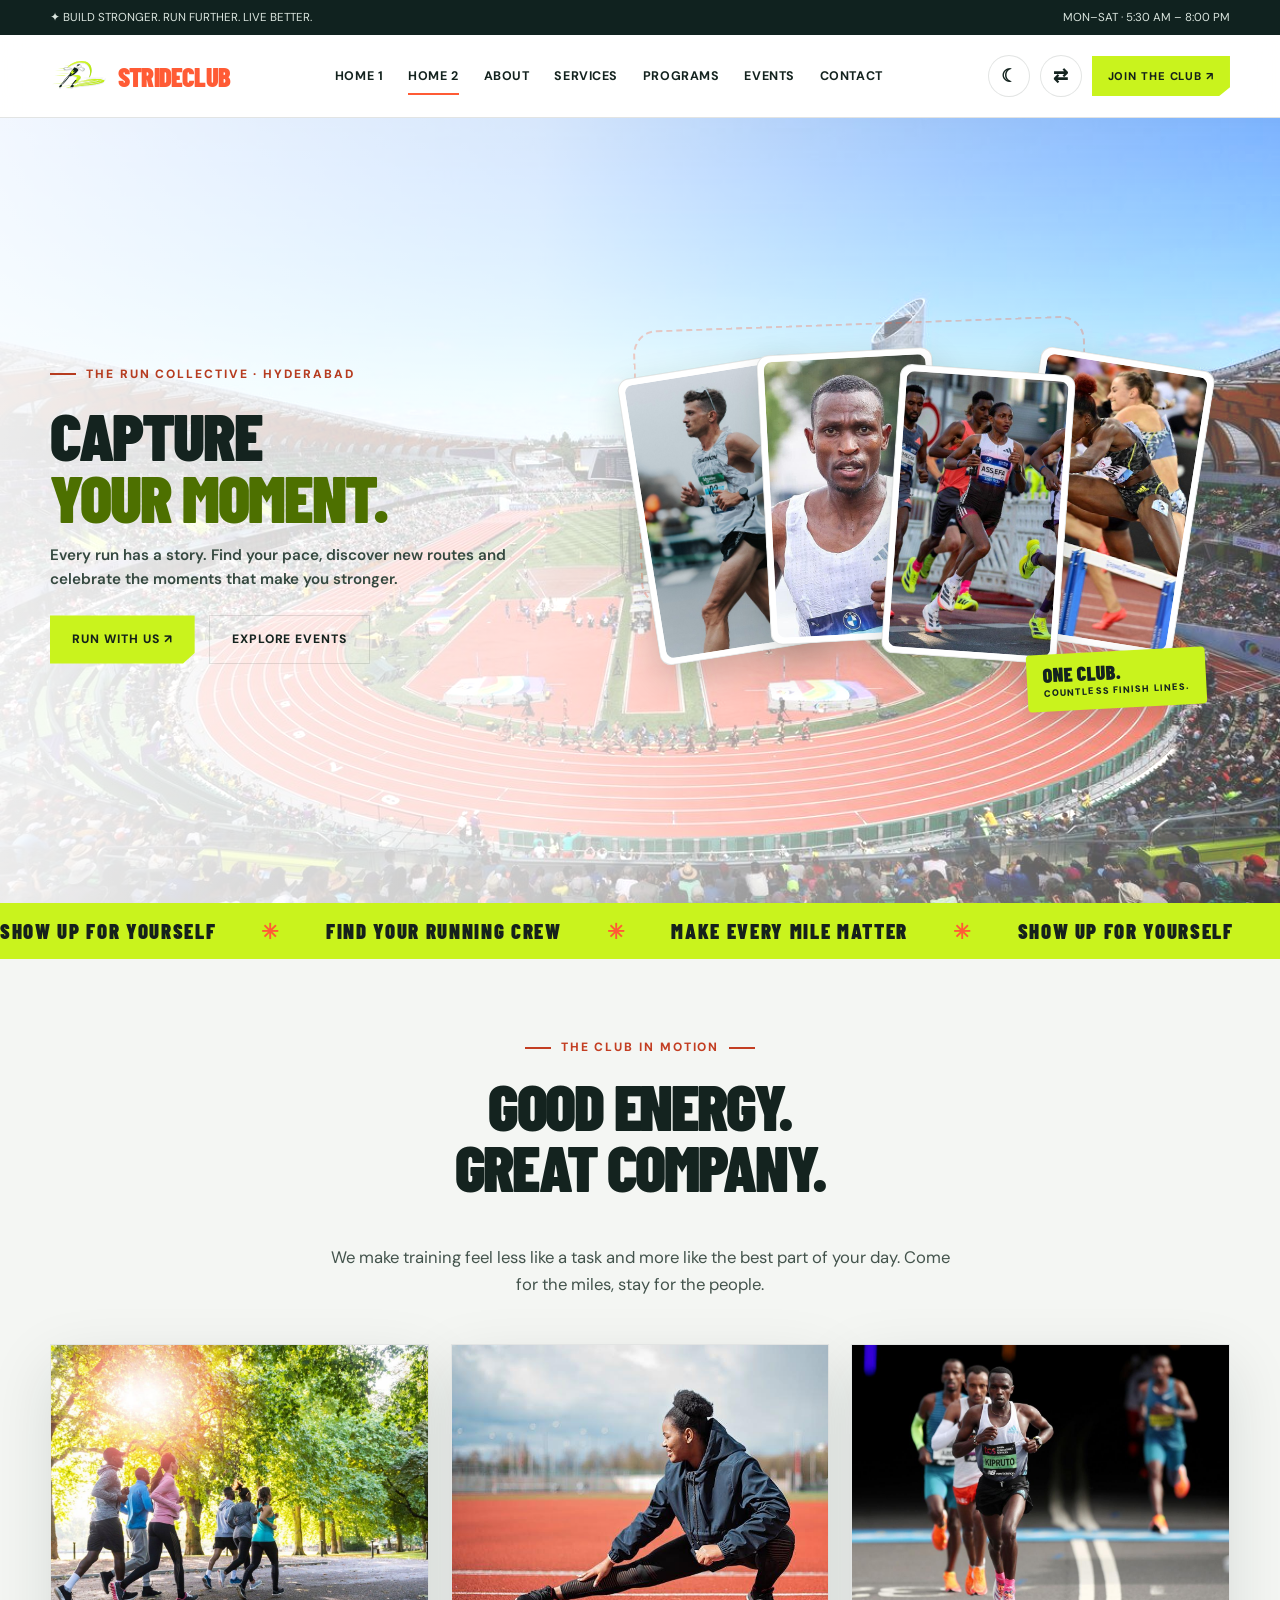
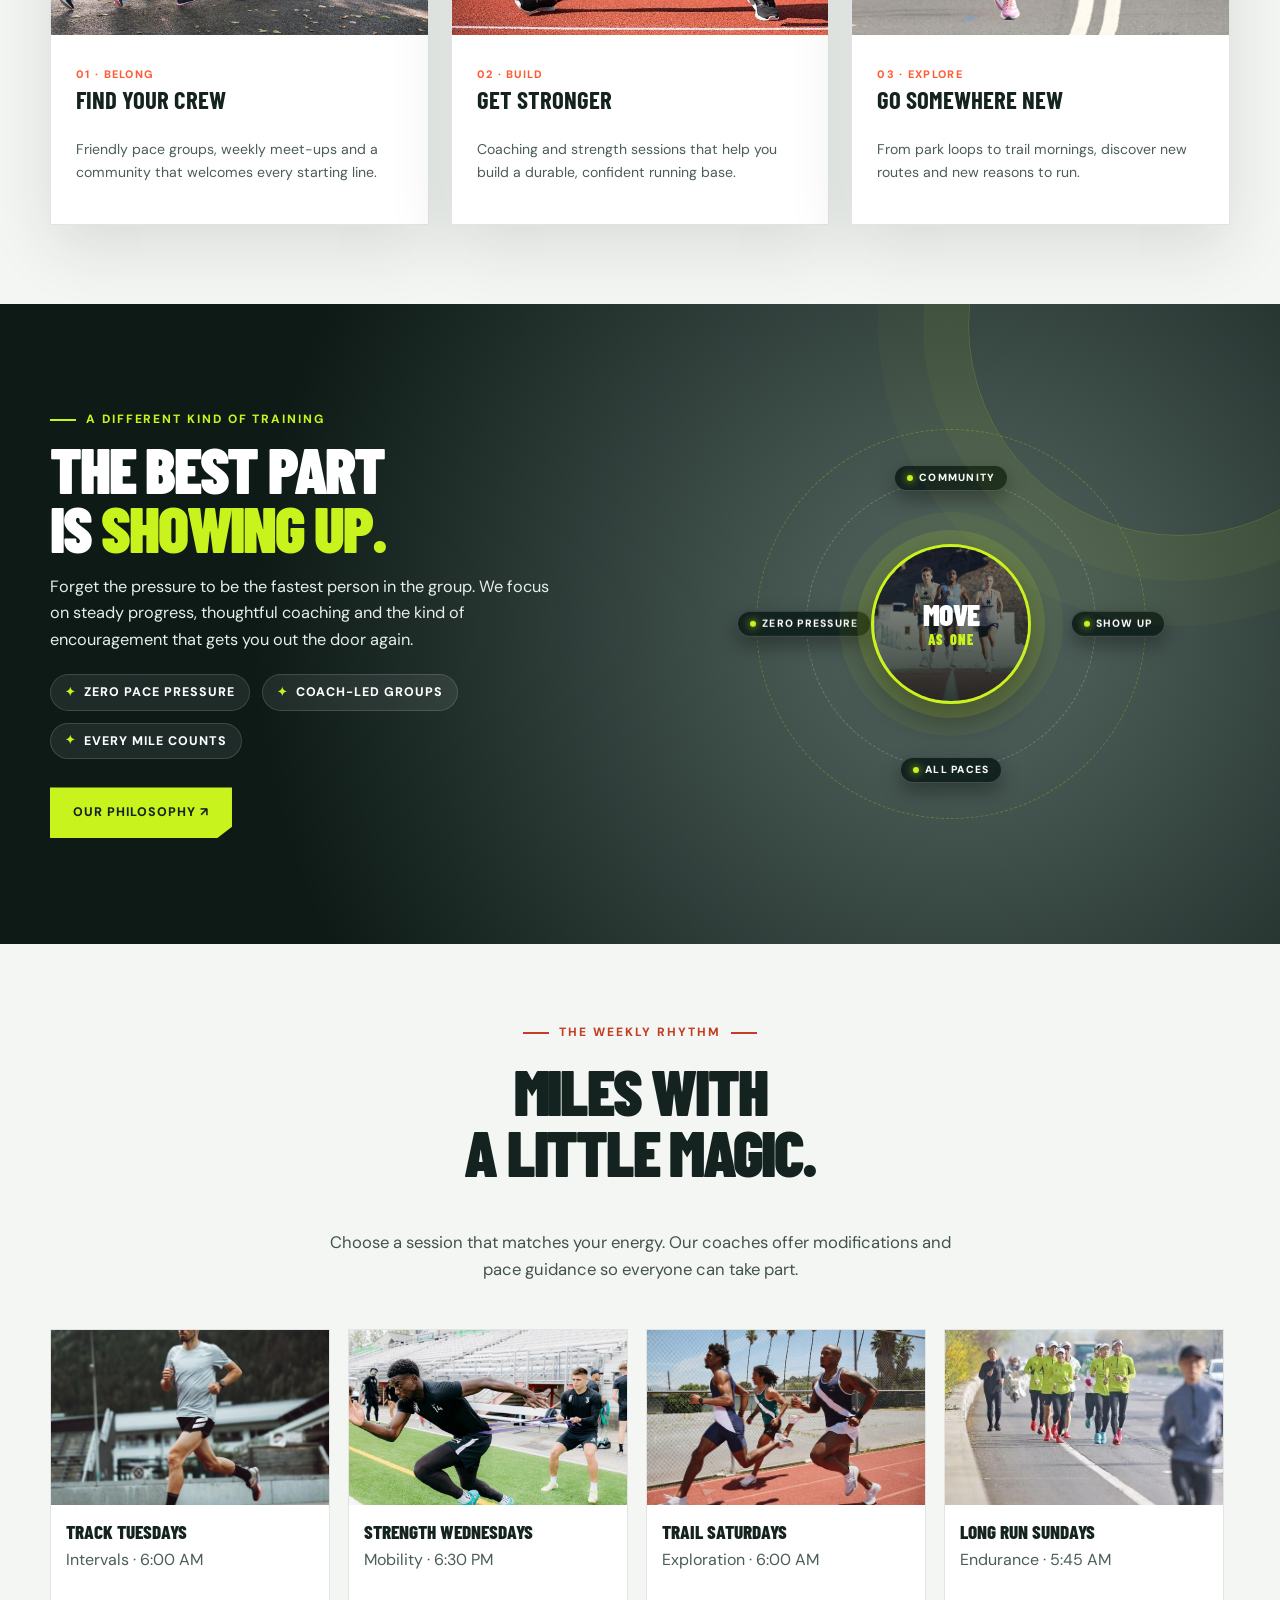
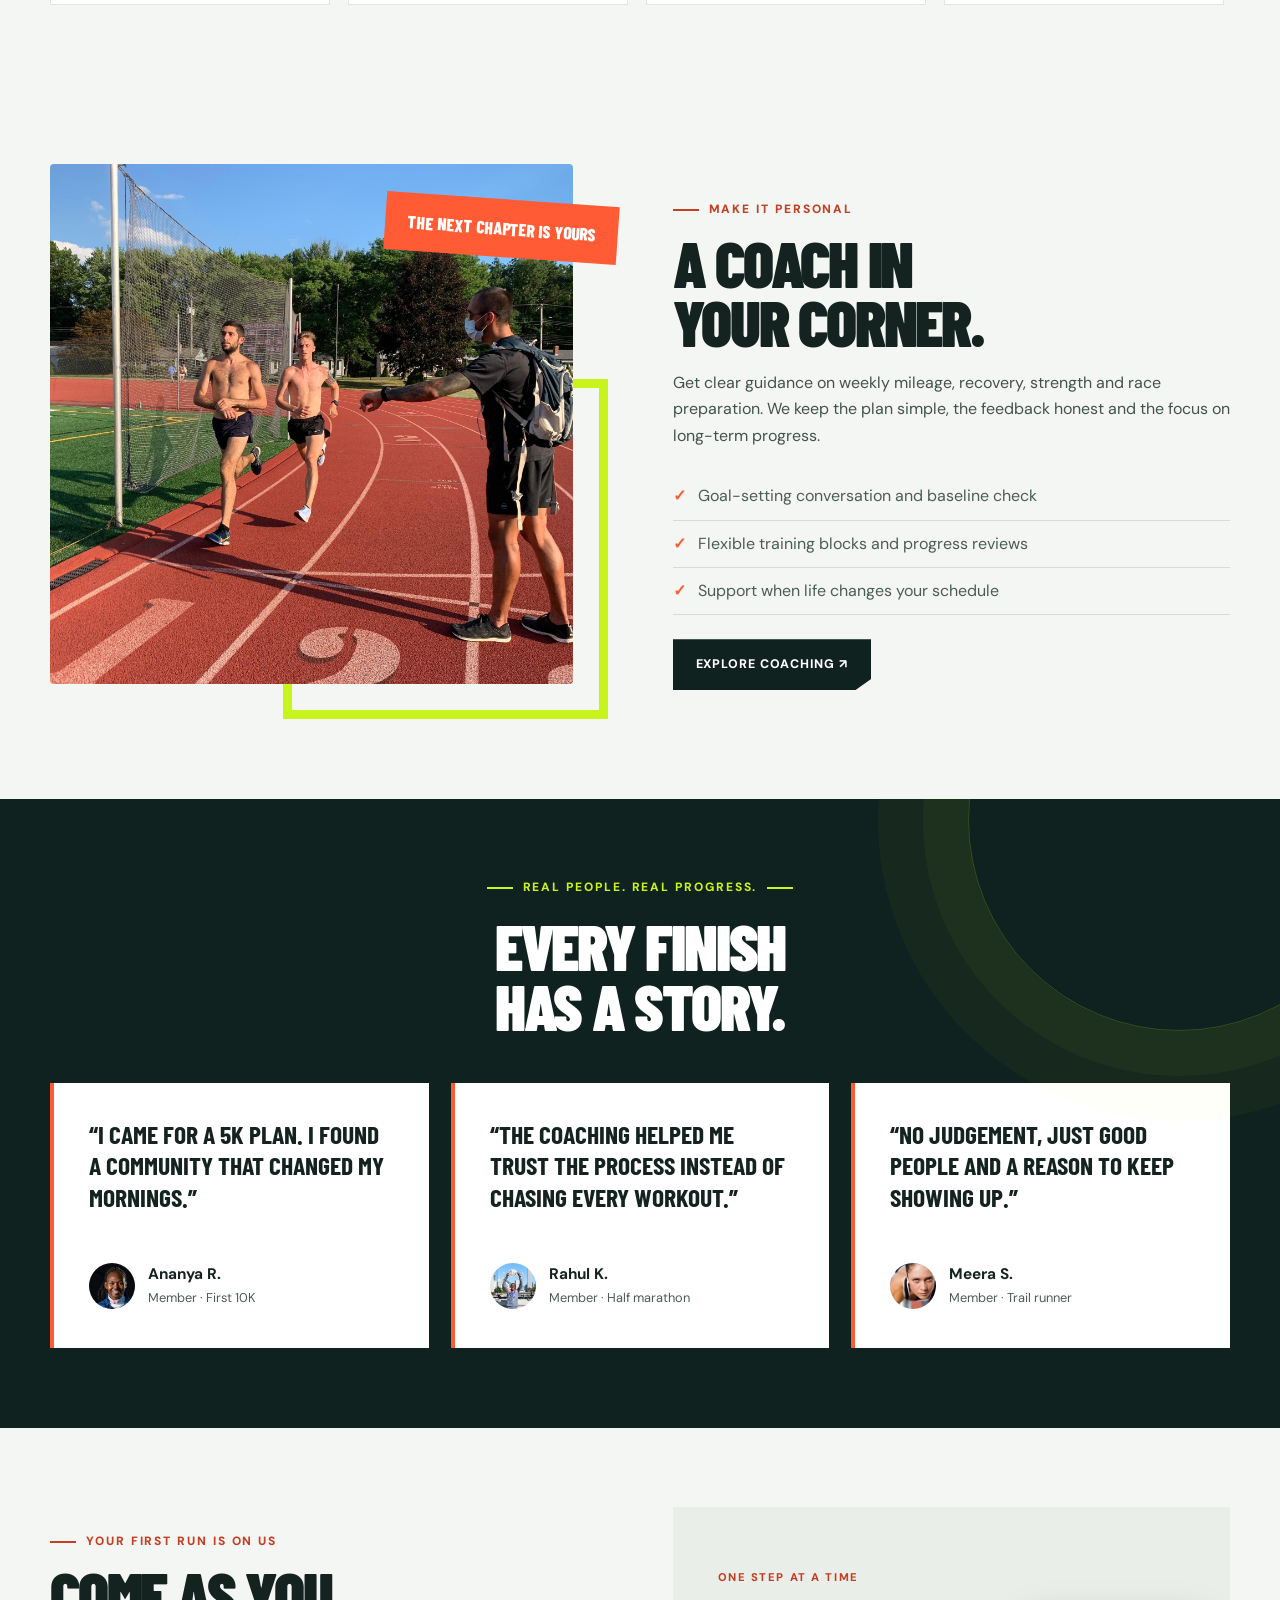
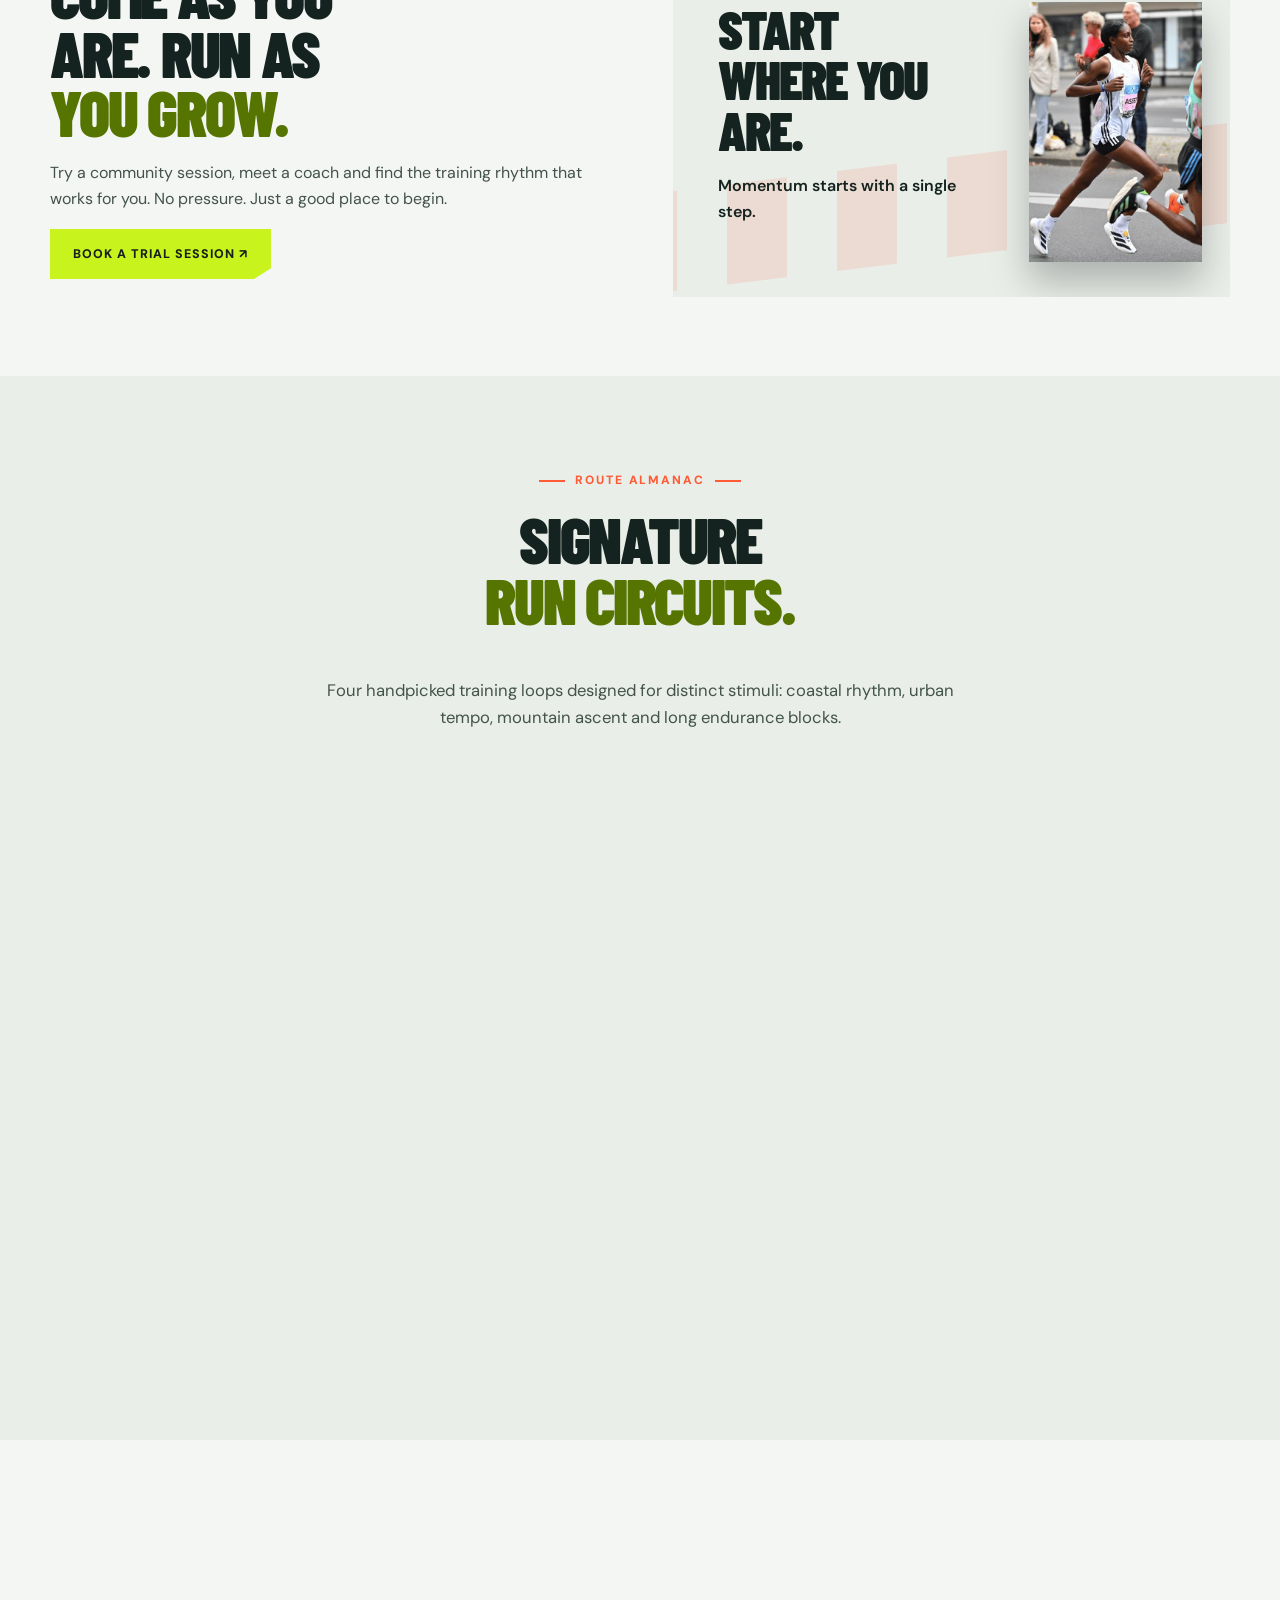
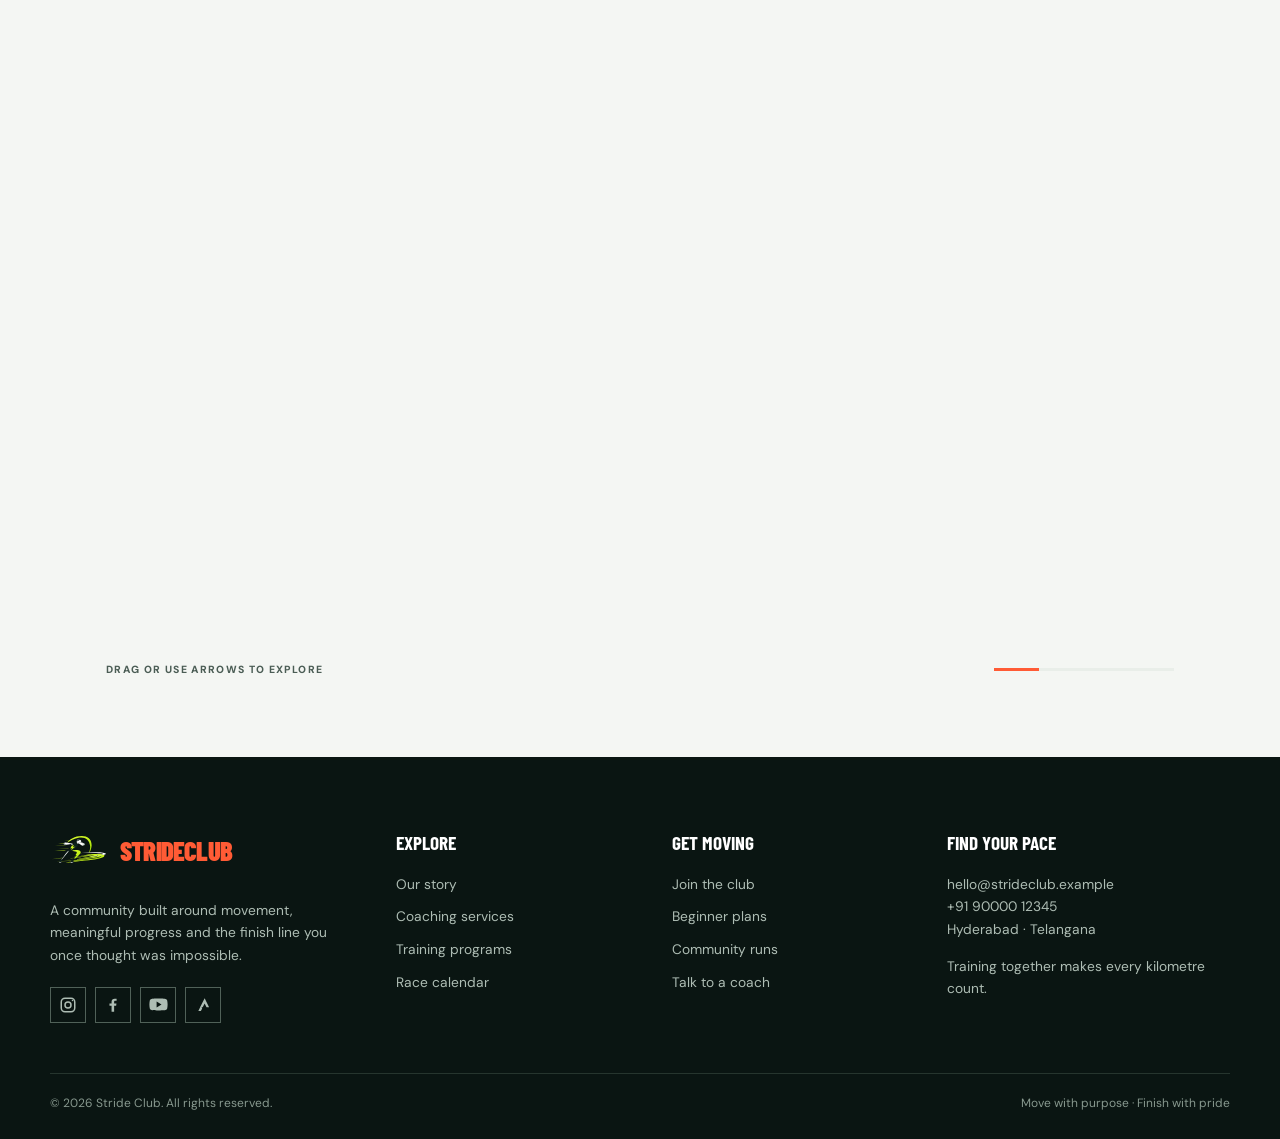
<file: home-2.html>
<!doctype html><html lang="en" dir="ltr"><head><meta charset="utf-8"><meta name="viewport" content="width=device-width,initial-scale=1"><meta name="description" content="Stride Club athletics and marathon training. Expert coaching, community runs and race preparation."><title>Home 2 · The Run Collective | Stride Club</title><link rel="icon" href="assets/img/logo.svg" type="image/svg+xml"><link rel="stylesheet" href="assets/css/style.css"></head><body>
<div class="topline"><div class="container"><span>✦ BUILD STRONGER. RUN FURTHER. LIVE BETTER.</span><span>MON–SAT · 5:30 AM – 8:00 PM</span></div></div>
<header class="site-header"><div class="container nav-wrap">
<a class="brand" href="index.html"><img class="brand-logo" src="assets/img/logo.svg" alt="Stride Club Logo" width="56" height="38"><span>STRIDE<span>CLUB</span></span></a>
<nav class="nav-links" aria-label="Main navigation"><a href="index.html" class="">Home 1</a><a href="home-2.html" class="active">Home 2</a><a href="about.html" class="">About</a><a href="services.html" class="">Services</a><a href="programs.html" class="">Programs</a><a href="events.html" class="">Events</a><a href="contact.html" class="">Contact</a>
<div class="mobile-tools"><button class="theme-toggle utility-control" type="button" aria-label="Toggle light and dark theme" title="Toggle theme"><span class="utility-symbol theme-symbol" aria-hidden="true">☾</span><span class="utility-label">Theme</span></button><button class="dir-toggle utility-control" type="button" aria-label="Toggle text direction" title="Toggle text direction"><span class="utility-symbol" aria-hidden="true">⇄</span><span class="utility-label">RTL</span></button></div>
<a class="mobile-join" href="contact.html">Join the club ↗</a></nav>
<div class="nav-actions"><button class="icon-btn theme-toggle utility-control" aria-label="Toggle light and dark theme" title="Toggle theme" type="button"><span class="utility-symbol theme-symbol" aria-hidden="true">☾</span></button><button class="icon-btn dir-toggle utility-control" aria-label="Toggle text direction" title="Toggle text direction" type="button"><span class="utility-symbol" aria-hidden="true">⇄</span></button><a class="btn small" href="contact.html">Join the club ↗</a><button class="menu-btn" aria-label="Open menu" aria-expanded="false" type="button">☰</button></div>
</div></header>
<main>
<section class="hero diagonal-hero">
 <img class="hero-bg" src="assets/img/image-17.png" alt="World class athletics stadium and running track in bright sunlight">
 <div class="container diagonal-layout">
  <div class="diagonal-copy"><span class="eyebrow" style="color:var(--accent)">THE RUN COLLECTIVE · HYDERABAD</span><h1 class="display">CAPTURE<br><em>YOUR MOMENT.</em></h1><p>Every run has a story. Find your pace, discover new routes and celebrate the moments that make you stronger.</p><div class="hero-ctas"><a class="btn" href="contact.html">Run with us ↗</a><a class="btn outline" href="events.html">Explore events</a></div></div>
  <div class="diagonal-gallery" aria-label="Stride Club running moments">
   <figure class="diagonal-photo photo-one"><img src="assets/img/image-23.png" alt="Marathon athlete running with focused rhythm"></figure>
   <figure class="diagonal-photo photo-two"><img src="assets/img/image-27.png" alt="World record marathon runner Kelvin Kiptum racing"></figure>
   <figure class="diagonal-photo photo-three"><img src="assets/img/image-5.png" alt="World record marathon runner Tigst Assefa in Berlin"></figure>
   <figure class="diagonal-photo photo-four"><img src="assets/img/image-19.png" alt="Track athletes in sprint hurdles competition"></figure>
   <div class="diagonal-caption"><strong>ONE CLUB.</strong><span>COUNTLESS FINISH LINES.</span></div>
  </div>
 </div>
</section>
<div class="ticker"><div class="ticker-track"><span>Show up for yourself</span><span>Find your running crew</span><span>Make every mile matter</span><span>Show up for yourself</span><span>Find your running crew</span><span>Make every mile matter</span></div></div>
<section><div class="container"><div class="section-head reveal"><div><span class="eyebrow">THE CLUB IN MOTION</span><h2 class="display">GOOD ENERGY.<br>GREAT COMPANY.</h2></div><p>We make training feel less like a task and more like the best part of your day. Come for the miles, stay for the people.</p></div>
<div class="grid grid-3"><article class="feature-card reveal"><img src="assets/img/image-9.png" alt="Group running outdoors in sunrise park" style="height:290px"><div class="card-body"><span class="card-kicker">01 · BELONG</span><h3>Find your crew</h3><p>Friendly pace groups, weekly meet-ups and a community that welcomes every starting line.</p></div></article><article class="feature-card reveal"><img src="assets/img/image-32.png" alt="Athlete warming up and stretching on track" style="height:290px"><div class="card-body"><span class="card-kicker">02 · BUILD</span><h3>Get stronger</h3><p>Coaching and strength sessions that help you build a durable, confident running base.</p></div></article><article class="feature-card reveal"><img src="assets/img/image-3.png" alt="Athletes exploring new running routes" style="height:290px"><div class="card-body"><span class="card-kicker">03 · EXPLORE</span><h3>Go somewhere new</h3><p>From park loops to trail mornings, discover new routes and new reasons to run.</p></div></article></div></div></section>
<section class="dark-band philosophy-orbit-section"><div class="container split">
  <div class="reveal philosophy-copy">
    <span class="eyebrow" style="color:var(--accent2)">A DIFFERENT KIND OF TRAINING</span>
    <h2 class="display">THE BEST PART<br>IS <em>SHOWING UP.</em></h2>
    <p>Forget the pressure to be the fastest person in the group. We focus on steady progress, thoughtful coaching and the kind of encouragement that gets you out the door again.</p>
    <div class="philosophy-highlights">
      <div class="highlight-item"><span class="highlight-icon">✦</span> Zero Pace Pressure</div>
      <div class="highlight-item"><span class="highlight-icon">✦</span> Coach-Led Groups</div>
      <div class="highlight-item"><span class="highlight-icon">✦</span> Every Mile Counts</div>
    </div>
    <a class="btn" href="about.html">Our philosophy ↗</a>
  </div>
  <div class="orbit-stage reveal">
    <div class="orbit-ring one">
      <div class="orbit-chip chip-top"><span class="chip-dot"></span> COMMUNITY</div>
      <div class="orbit-chip chip-bottom"><span class="chip-dot"></span> ALL PACES</div>
    </div>
    <div class="orbit-ring two">
      <div class="orbit-chip chip-left"><span class="chip-dot"></span> ZERO PRESSURE</div>
      <div class="orbit-chip chip-right"><span class="chip-dot"></span> SHOW UP</div>
    </div>
    <div class="orbit-core">
      <img src="assets/img/image-25.png" alt="Stride Club squad running together in sync">
      <div class="orbit-core-overlay"></div>
      <div class="orbit-core-text">
        <strong>MOVE</strong>
        <span>AS ONE</span>
      </div>
    </div>
  </div>
</div></section>
<section><div class="container"><div class="section-head reveal"><div><span class="eyebrow">THE WEEKLY RHYTHM</span><h2 class="display">MILES WITH<br>A LITTLE MAGIC.</h2></div><p>Choose a session that matches your energy. Our coaches offer modifications and pace guidance so everyone can take part.</p></div><div class="motion-window"><div class="horizontal-track">
<div class="motion-tile"><img src="assets/img/image-26.png" alt="Runner on track doing intervals"><div><strong>Track Tuesdays</strong><p>Intervals · 6:00 AM</p></div></div><div class="motion-tile"><img src="assets/img/image-36.png" alt="Athlete doing resistance band power training"><div><strong>Strength Wednesdays</strong><p>Mobility · 6:30 PM</p></div></div><div class="motion-tile"><img src="assets/img/image-29.png" alt="Athletes on weekend outdoor trail run"><div><strong>Trail Saturdays</strong><p>Exploration · 6:00 AM</p></div></div><div class="motion-tile"><img src="assets/img/image-13.png" alt="Road running squad training in sync"><div><strong>Long Run Sundays</strong><p>Endurance · 5:45 AM</p></div></div>
<div class="motion-tile"><img src="assets/img/image-20.png" alt="Athletics stadium distance runners"><div><strong>Track Tuesdays</strong><p>Intervals · 6:00 AM</p></div></div><div class="motion-tile"><img src="assets/img/image-42.png" alt="Resisted sprint acceleration drill"><div><strong>Strength Wednesdays</strong><p>Mobility · 6:30 PM</p></div></div><div class="motion-tile"><img src="assets/img/image-45.png" alt="Runners on scenic weekend route"><div><strong>Trail Saturdays</strong><p>Exploration · 6:00 AM</p></div></div><div class="motion-tile"><img src="assets/img/image-1.png" alt="Endurance runners logging Sunday long run"><div><strong>Long Run Sundays</strong><p>Endurance · 5:45 AM</p></div></div>
</div></div></div></section>
<section><div class="container split"><div class="photo-stack reveal"><img src="assets/img/image-46.png" alt="Coaches and runners reviewing progress on track"><div class="photo-note">The next chapter is yours</div></div><div class="reveal"><span class="eyebrow">MAKE IT PERSONAL</span><h2 class="display">A COACH IN<br>YOUR CORNER.</h2><p>Get clear guidance on weekly mileage, recovery, strength and race preparation. We keep the plan simple, the feedback honest and the focus on long-term progress.</p><ul class="list-check"><li>Goal-setting conversation and baseline check</li><li>Flexible training blocks and progress reviews</li><li>Support when life changes your schedule</li></ul><a class="btn dark" href="services.html">Explore coaching ↗</a></div></div></section>
<section class="dark-band"><div class="container"><div class="section-head reveal"><div><span class="eyebrow">REAL PEOPLE. REAL PROGRESS.</span><h2 class="display">EVERY FINISH<br>HAS A STORY.</h2></div></div><div class="grid grid-3"><div class="testimonial reveal"><div class="quote">“I came for a 5K plan. I found a community that changed my mornings.”</div><div class="person"><img class="avatar" src="assets/img/image-30.png" alt="Member portrait Ananya"><div><strong>Ananya R.</strong><small>Member · First 10K</small></div></div></div><div class="testimonial reveal"><div class="quote">“The coaching helped me trust the process instead of chasing every workout.”</div><div class="person"><img class="avatar" src="assets/img/image-65.png" alt="Member portrait Rahul"><div><strong>Rahul K.</strong><small>Member · Half marathon</small></div></div></div><div class="testimonial reveal"><div class="quote">“No judgement, just good people and a reason to keep showing up.”</div><div class="person"><img class="avatar" src="assets/img/image-24.png" alt="Member portrait Meera"><div><strong>Meera S.</strong><small>Member · Trail runner</small></div></div></div></div></div></section>
<section><div class="container split"><div class="reveal"><span class="eyebrow">YOUR FIRST RUN IS ON US</span><h2 class="display">COME AS YOU<br>ARE. RUN AS<br><em>YOU GROW.</em></h2><p>Try a community session, meet a coach and find the training rhythm that works for you. No pressure. Just a good place to begin.</p><a class="btn" href="contact.html">Book a trial session ↗</a></div><div class="runner-stage reveal"><div class="runner-copy"><span class="mini-label">ONE STEP AT A TIME</span><h2 class="display">START<br>WHERE YOU<br>ARE.</h2><p>Momentum starts with a single step.</p></div><div class="runner-figure"><img src="assets/img/image-6.png" alt="Runner in powerful athletic stride"></div></div></div></section>

<!-- BESPOKE 3D CUBE FLOW CARDS (Example 2.18 Layout) -->
<section class="cubeflow-routes-section">
 <div class="container">
  <div class="section-head reveal">
   <div>
    <span class="eyebrow" style="color:var(--accent2)">ROUTE ALMANAC</span>
    <h2 class="display">SIGNATURE<br><em>RUN CIRCUITS.</em></h2>
   </div>
   <p>Four handpicked training loops designed for distinct stimuli: coastal rhythm, urban tempo, mountain ascent and long endurance blocks.</p>
  </div>

  <div class="cubeflow-experience reveal" data-cubeflow-carousel>
   <div class="cubeflow-stage">
    
    <!-- Circuit 1 -->
    <article class="cubeflow-card" data-flow-index="0">
     <div class="cubeflow-media">
      <img src="assets/img/image-75.png" alt="Two Oceans coastal ocean highway route">
      <div class="cubeflow-badge">CIRCUIT 01 · COASTAL</div>
     </div>
     <div class="cubeflow-overlay">
      <span class="cubeflow-kicker">ENDURANCE &amp; AEROBIC BASE</span>
      <h3 class="cubeflow-title">The Coastal 21K Highway</h3>
      <p class="cubeflow-desc">Rolling coastal curves overlooking turquoise ocean bays. Steady sea breezes and 5K hydration hubs.</p>
      <div class="cubeflow-meta">
       <span>✦ 21.1 KM</span>
       <span>✦ +185M ELEVATION</span>
       <span>✦ 5:15–6:00 /KM</span>
      </div>
     </div>
    </article>

    <!-- Circuit 2 -->
    <article class="cubeflow-card" data-flow-index="1">
     <div class="cubeflow-media">
      <img src="assets/img/image-28.png" alt="Urban runners against bold wall">
      <div class="cubeflow-badge">CIRCUIT 02 · CITY TEMPO</div>
     </div>
     <div class="cubeflow-overlay">
      <span class="cubeflow-kicker">CADENCE &amp; SPEED</span>
      <h3 class="cubeflow-title">Downtown Twilight 10K</h3>
      <p class="cubeflow-desc">Flat, fast city asphalt with street-lit avenues and energetic traffic-free early morning loops.</p>
      <div class="cubeflow-meta">
       <span>✦ 10.0 KM</span>
       <span>✦ +22M FLAT</span>
       <span>✦ 4:30–5:15 /KM</span>
      </div>
     </div>
    </article>

    <!-- Circuit 3 -->
    <article class="cubeflow-card" data-flow-index="2">
     <div class="cubeflow-media">
      <img src="assets/img/image-74.png" alt="Runners on highway under Table Mountain">
      <div class="cubeflow-badge">CIRCUIT 03 · HILL CLIMB</div>
     </div>
     <div class="cubeflow-overlay">
      <span class="cubeflow-kicker">POWER &amp; ASCENT</span>
      <h3 class="cubeflow-title">The Ridge Forest Climb</h3>
      <p class="cubeflow-desc">Continuous climb testing posterior chain durability, lung capacity and downhill stride control.</p>
      <div class="cubeflow-meta">
       <span>✦ 14.5 KM</span>
       <span>✦ +340M GAIN</span>
       <span>✦ GRADE: 6.2%</span>
      </div>
     </div>
    </article>

    <!-- Circuit 4 -->
    <article class="cubeflow-card" data-flow-index="3">
     <div class="cubeflow-media">
      <img src="assets/img/image-70.png" alt="Runners on scenic forest pine path">
      <div class="cubeflow-badge">CIRCUIT 04 · TRAIL RHYTHM</div>
     </div>
     <div class="cubeflow-overlay">
      <span class="cubeflow-kicker">STRENGTH &amp; AGILITY</span>
      <h3 class="cubeflow-title">Green Miles Pine Trail</h3>
      <p class="cubeflow-desc">Shaded pine needle paths, rolling single-track twists and joint-friendly soft woodland footing.</p>
      <div class="cubeflow-meta">
       <span>✦ 16.0 KM</span>
       <span>✦ +120M ROLLING</span>
       <span>✦ 5:30–6:15 /KM</span>
      </div>
     </div>
    </article>

    <!-- Circuit 5 -->
    <article class="cubeflow-card" data-flow-index="4">
     <div class="cubeflow-media">
      <img src="assets/img/image-71.png" alt="Aerial view of city marathon boulevard with runners">
      <div class="cubeflow-badge">CIRCUIT 05 · MARATHON BLOCK</div>
     </div>
     <div class="cubeflow-overlay">
      <span class="cubeflow-kicker">SUNDAY LONG RUN TRADITION</span>
      <h3 class="cubeflow-title">Metropolis Grand Boulevard 30K</h3>
      <p class="cubeflow-desc">Our marathon-builder corridor with wide tree-canopied lanes, pacers and 7 hydration hubs.</p>
      <div class="cubeflow-meta">
       <span>✦ 30.0 KM</span>
       <span>✦ PACERS: 4:15–6:30</span>
       <span>✦ 7 AID HUBS</span>
      </div>
     </div>
    </article>

   </div>

   <!-- Navigation Arrows -->
   <button type="button" class="cubeflow-arrow prev" aria-label="Previous circuit">
    <svg viewBox="0 0 24 24" width="22" height="22" fill="none" stroke="currentColor" stroke-width="2.5"><polyline points="15 18 9 12 15 6"/></svg>
   </button>
   <button type="button" class="cubeflow-arrow next" aria-label="Next circuit">
    <svg viewBox="0 0 24 24" width="22" height="22" fill="none" stroke="currentColor" stroke-width="2.5"><polyline points="9 18 15 12 9 6"/></svg>
   </button>

   <!-- Pagination Indicator -->
   <div class="cubeflow-pagination">
    <button type="button" class="cubeflow-dot is-active" aria-label="Circuit 1"></button>
    <button type="button" class="cubeflow-dot" aria-label="Circuit 2"></button>
    <button type="button" class="cubeflow-dot" aria-label="Circuit 3"></button>
    <button type="button" class="cubeflow-dot" aria-label="Circuit 4"></button>
    <button type="button" class="cubeflow-dot" aria-label="Circuit 5"></button>
   </div>

  </div>
 </div>
</section>
</main>

<section class="hex-section">
<div class="container">
 <div class="section-head reveal"><div><span class="eyebrow">EXPLORE THE STRIDE LIFE</span><h2 class="display">MORE THAN<br>THE MILES.</h2></div><p>Slide through the experiences that make every week at Stride Club worth showing up for.</p></div>
 <div class="hex-slider-wrap reveal">
  <div class="hex-slider" id="stride-hex-slider" tabindex="0" aria-label="Stride Club experience cards">
   <article class="hex-card"><div class="hex-photo"><img src="assets/img/image-61.png" alt="Runners crossing Berlin Marathon finish line in joy"></div><div class="hex-info"><span>01 · RACE DAY</span><h3>Earn your finish.</h3><p>Prepare for your next start line with structured coaching and a crew behind you.</p></div></article>
   <article class="hex-card"><div class="hex-photo"><img src="assets/img/image-2.png" alt="Runners exploring scenic training terrain"></div><div class="hex-info"><span>02 · TRAIL TIME</span><h3>Take the scenic route.</h3><p>Discover new routes, varied terrain and fresh reasons to keep moving.</p></div></article>
   <article class="hex-card"><div class="hex-photo"><img src="assets/img/image-35.png" alt="Endurance athlete running on treadmill"></div><div class="hex-info"><span>03 · TRAIN SMART</span><h3>Strength for life.</h3><p>Support every stride with mobility, strength and recovery sessions.</p></div></article>
   <article class="hex-card"><div class="hex-photo"><img src="assets/img/image-7.png" alt="Running club group jogging in morning park"></div><div class="hex-info"><span>04 · THE CREW</span><h3>Find your people.</h3><p>Make early mornings brighter with shared goals and positive energy.</p></div></article>
  </div>
 </div>
 <div class="hex-progress"><span>DRAG OR USE ARROWS TO EXPLORE</span><div class="hex-progress-track"><span></span></div></div>
</div>
</section>
<footer class="site-footer"><div class="container"><div class="footer-grid">
<div><a class="brand" href="index.html"><img class="brand-logo" src="assets/img/logo.svg" alt="Stride Club Logo" width="56" height="38"><span>STRIDE<span>CLUB</span></span></a><p style="margin-top:20px">A community built around movement, meaningful progress and the finish line you once thought was impossible.</p><div class="socials">
<a href="https://www.instagram.com/" aria-label="Instagram" target="_blank" rel="noopener"><svg viewBox="0 0 24 24" width="18" height="18" fill="none" stroke="currentColor" stroke-width="2"><rect x="3" y="3" width="18" height="18" rx="5"/><circle cx="12" cy="12" r="4"/><circle cx="18" cy="6" r="1" fill="currentColor" stroke="none"/></svg></a>
<a href="https://www.facebook.com/" aria-label="Facebook" target="_blank" rel="noopener"><svg viewBox="0 0 24 24" width="18" height="18" fill="currentColor"><path d="M13.5 21v-8h2.7l.4-3.1h-3.1v-2c0-.9.3-1.5 1.6-1.5h1.7V3.6c-.3 0-1.3-.1-2.5-.1-2.5 0-4.2 1.5-4.2 4.3v2.1H7.3V13h2.8v8z"/></svg></a>
<a href="https://www.youtube.com/" aria-label="YouTube" target="_blank" rel="noopener"><svg viewBox="0 0 24 24" width="19" height="19" fill="currentColor"><path d="M23 7.1a3 3 0 0 0-2.1-2.2C19 4.4 12 4.4 12 4.4s-7 0-8.9.5A3 3 0 0 0 1 7.1 31 31 0 0 0 .5 12a31 31 0 0 0 .5 4.9 3 3 0 0 0 2.1 2.2c1.9.5 8.9.5 8.9.5s7 0 8.9-.5a3 3 0 0 0 2.1-2.2 31 31 0 0 0 .5-4.9 31 31 0 0 0-.5-4.9zM9.6 15.7V8.3l6.2 3.7z"/></svg></a>
<a href="https://www.strava.com/" aria-label="Strava" target="_blank" rel="noopener"><svg viewBox="0 0 24 24" width="18" height="18" fill="currentColor"><path d="M14.2 3 8.1 15h3.5l2.6-5.1 2.5 5.1h3.4L14.2 3zm-5 10.1L5.8 20h3.4l1.7-3.4z"/></svg></a>
</div></div>
<div><h3>Explore</h3><div class="footer-links"><a href="about.html">Our story</a><a href="services.html">Coaching services</a><a href="programs.html">Training programs</a><a href="events.html">Race calendar</a></div></div>
<div><h3>Get moving</h3><div class="footer-links"><a href="contact.html">Join the club</a><a href="programs.html">Beginner plans</a><a href="events.html">Community runs</a><a href="contact.html">Talk to a coach</a></div></div>
<div><h3>Find your pace</h3><p>hello@strideclub.example<br>+91 90000 12345<br>Hyderabad · Telangana</p><p>Training together makes every kilometre count.</p></div>
</div><div class="copyright"><span>© <span id="year"></span> Stride Club. All rights reserved.</span><span>Move with purpose · Finish with pride</span></div></div></footer><button class="back-top" aria-label="Back to top">↑</button><script src="assets/js/main.js"></script></body></html>
</file>
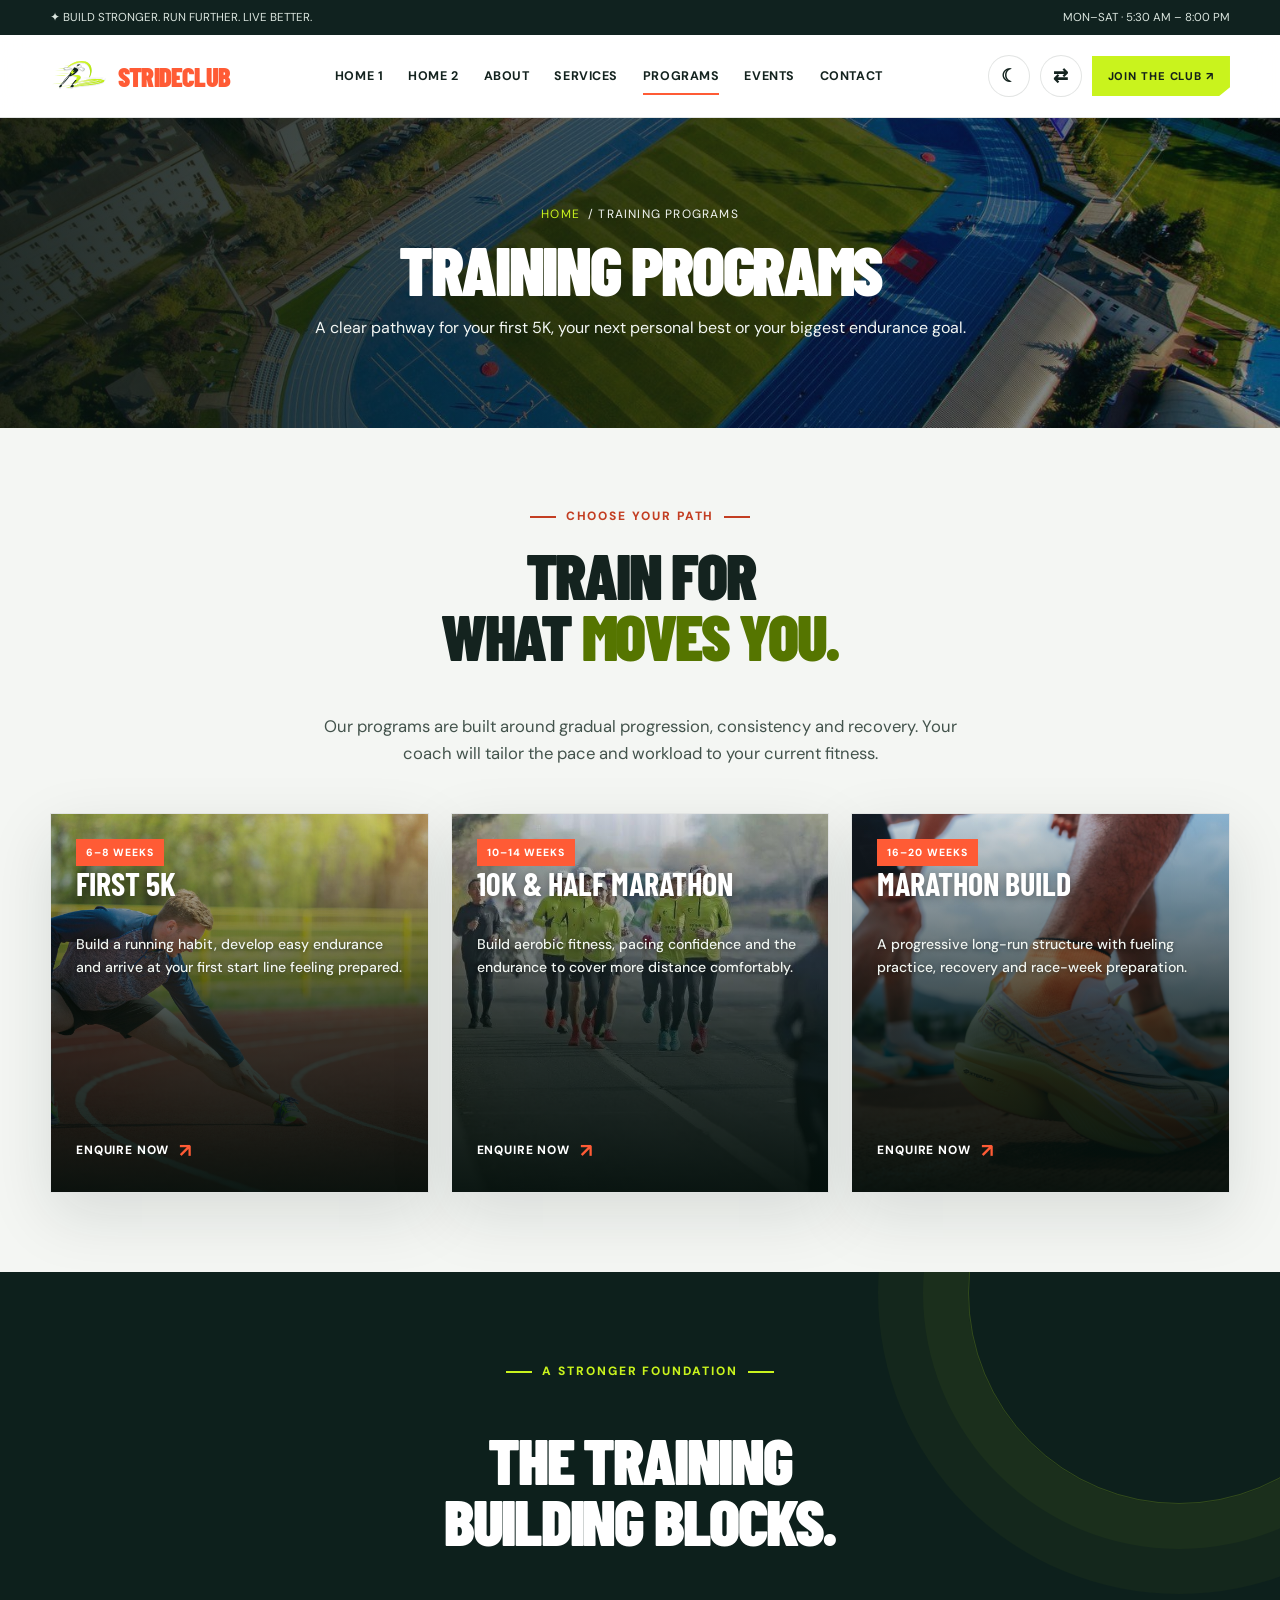
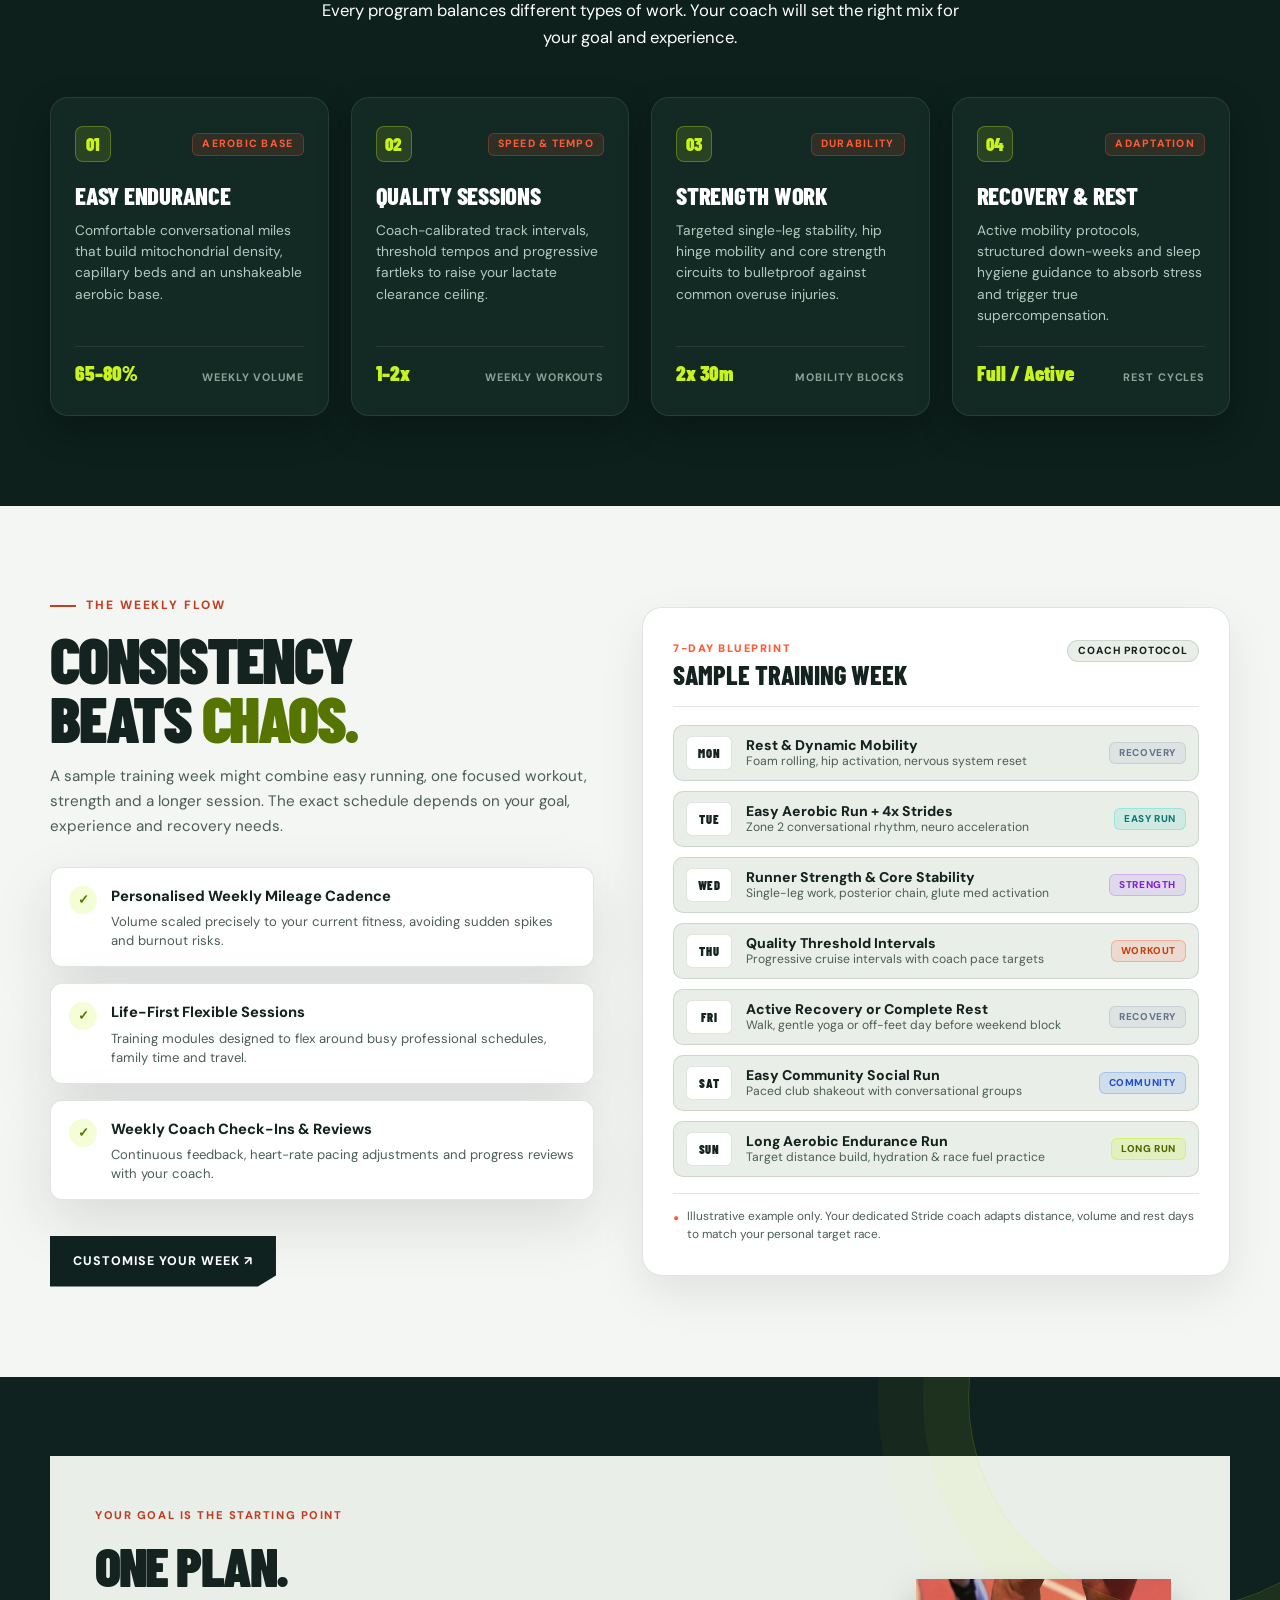
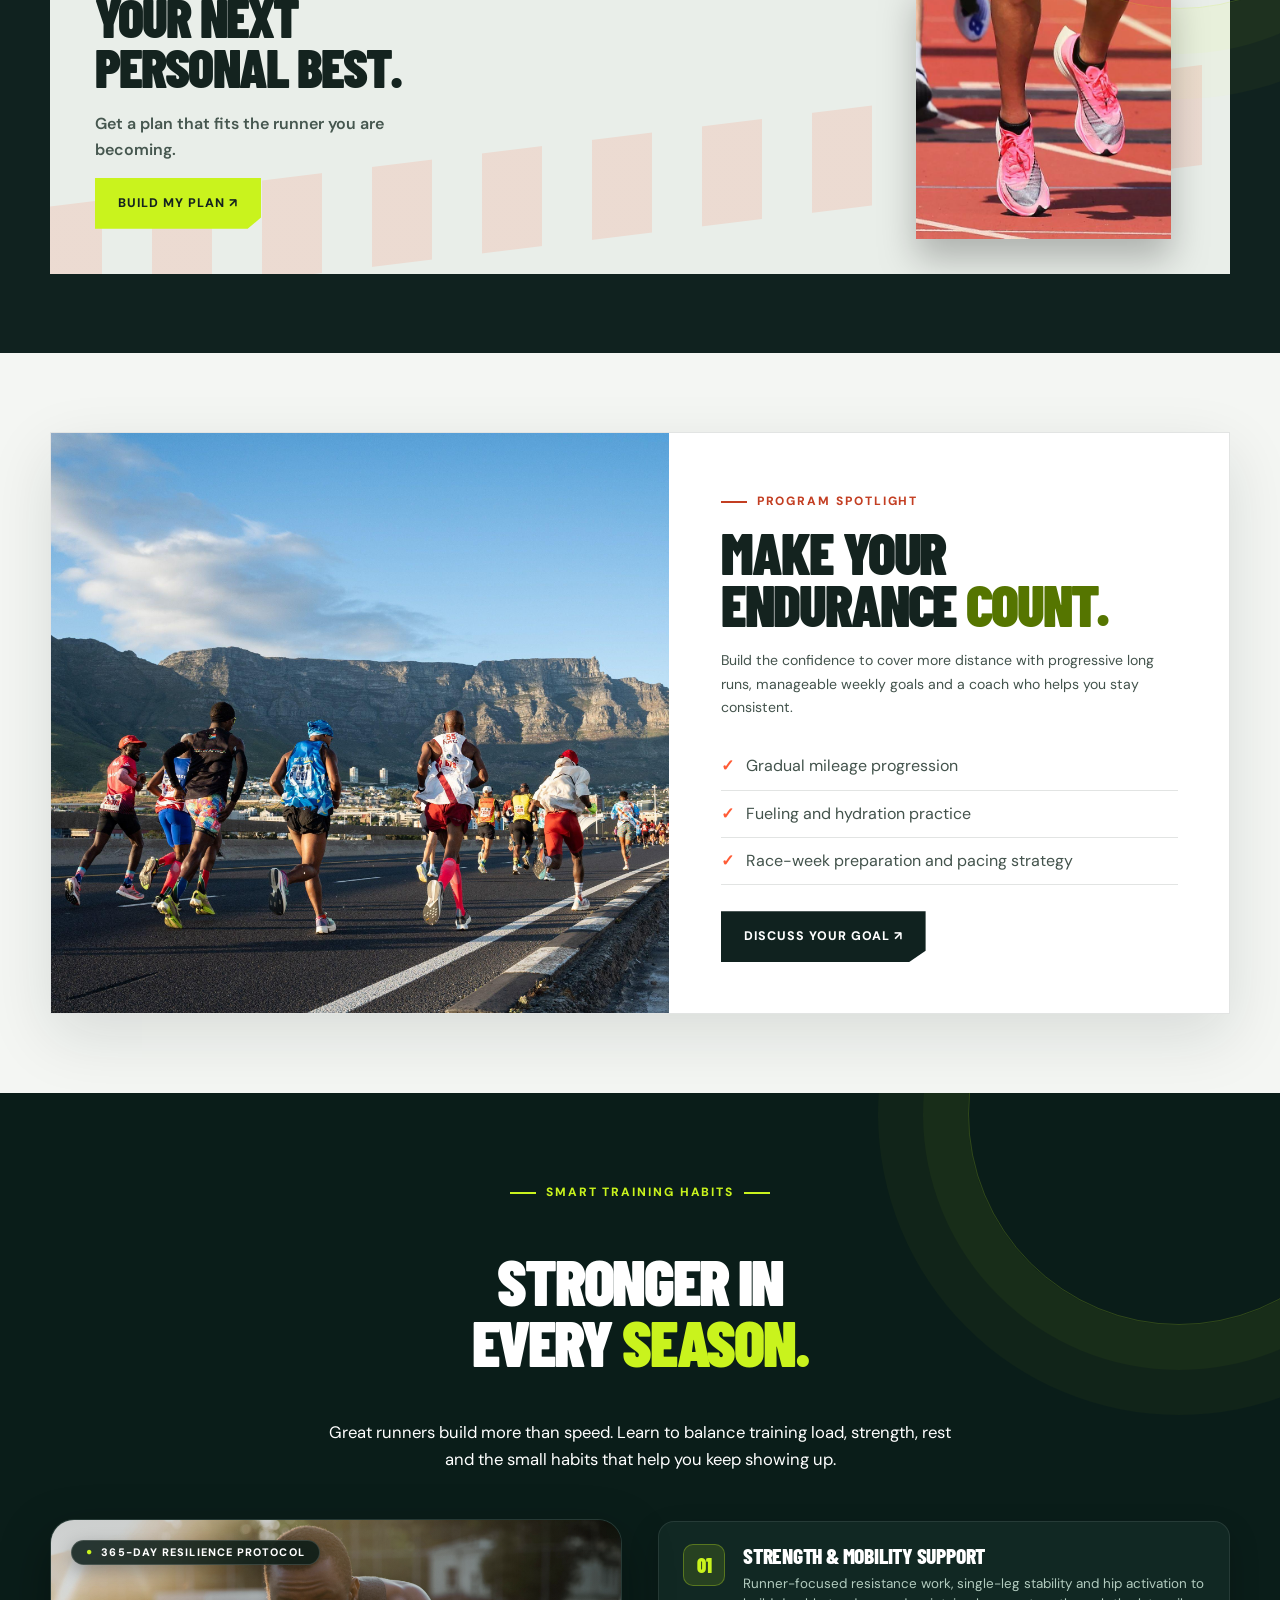
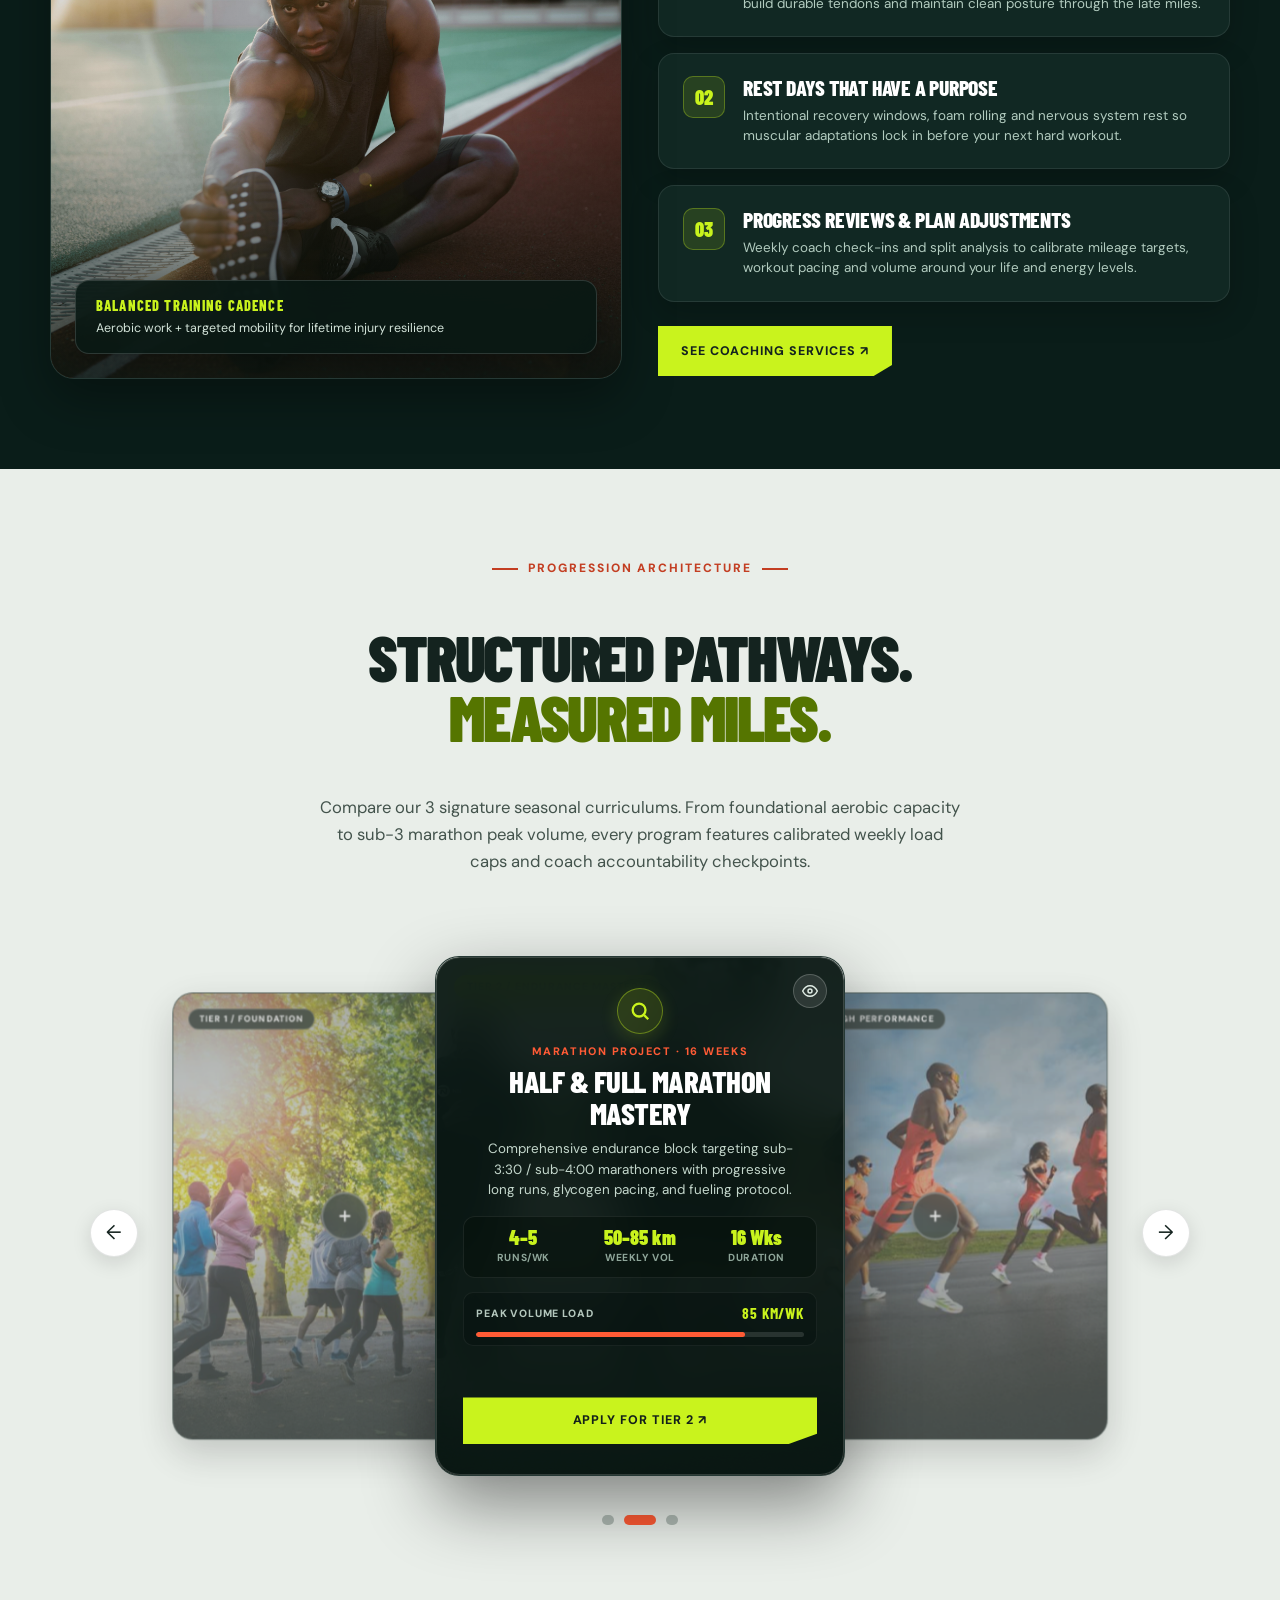
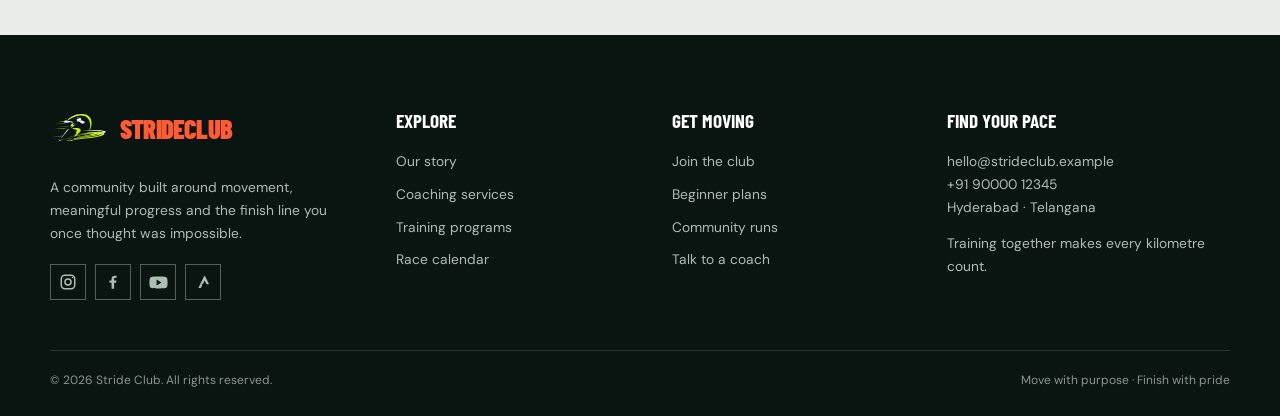
<file: programs.html>
<!doctype html><html lang="en" dir="ltr"><head><meta charset="utf-8"><meta name="viewport" content="width=device-width,initial-scale=1"><meta name="description" content="Stride Club athletics and marathon training. Expert coaching, community runs and race preparation."><title>Training Programs | Stride Club</title><link rel="icon" href="assets/img/logo.svg" type="image/svg+xml"><link rel="stylesheet" href="assets/css/style.css"></head><body>
<div class="topline"><div class="container"><span>✦ BUILD STRONGER. RUN FURTHER. LIVE BETTER.</span><span>MON–SAT · 5:30 AM – 8:00 PM</span></div></div>
<header class="site-header"><div class="container nav-wrap">
<a class="brand" href="index.html"><img class="brand-logo" src="assets/img/logo.svg" alt="Stride Club Logo" width="56" height="38"><span>STRIDE<span>CLUB</span></span></a>
<nav class="nav-links" aria-label="Main navigation"><a href="index.html" class="">Home 1</a><a href="home-2.html" class="">Home 2</a><a href="about.html" class="">About</a><a href="services.html" class="">Services</a><a href="programs.html" class="active">Programs</a><a href="events.html" class="">Events</a><a href="contact.html" class="">Contact</a>
<div class="mobile-tools"><button class="theme-toggle utility-control" type="button" aria-label="Toggle light and dark theme" title="Toggle theme"><span class="utility-symbol theme-symbol" aria-hidden="true">☾</span><span class="utility-label">Theme</span></button><button class="dir-toggle utility-control" type="button" aria-label="Toggle text direction" title="Toggle text direction"><span class="utility-symbol" aria-hidden="true">⇄</span><span class="utility-label">RTL</span></button></div>
<a class="mobile-join" href="contact.html">Join the club ↗</a></nav>
<div class="nav-actions"><button class="icon-btn theme-toggle utility-control" aria-label="Toggle light and dark theme" title="Toggle theme" type="button"><span class="utility-symbol theme-symbol" aria-hidden="true">☾</span></button><button class="icon-btn dir-toggle utility-control" aria-label="Toggle text direction" title="Toggle text direction" type="button"><span class="utility-symbol" aria-hidden="true">⇄</span></button><a class="btn small" href="contact.html">Join the club ↗</a><button class="menu-btn" aria-label="Open menu" aria-expanded="false" type="button">☰</button></div>
</div></header>
<main><section class="inner-hero"><img src="assets/img/image-73.png" alt="Athletes training outdoors"><div class="container"><div class="breadcrumbs"><a href="index.html">Home</a> / Training Programs</div><h1 class="display">Training Programs</h1><p style="color:#e3ece5;margin:0">A clear pathway for your first 5K, your next personal best or your biggest endurance goal.</p></div></section>
<section><div class="container"><div class="section-head reveal"><div><span class="eyebrow">CHOOSE YOUR PATH</span><h2 class="display">TRAIN FOR<br>WHAT <em>MOVES YOU.</em></h2></div><p>Our programs are built around gradual progression, consistency and recovery. Your coach will tailor the pace and workload to your current fitness.</p></div><div class="grid grid-3">
<article class="program-card reveal"><img src="assets/img/image-43.png" alt="Runner performing dynamic warm-up and mobility stretch on track"><div class="card-body"><span class="badge">6–8 WEEKS</span><h3>First 5K</h3><p>Build a running habit, develop easy endurance and arrive at your first start line feeling prepared.</p><a class="text-link" style="color:#fff" href="contact.html">Enquire now <b>↗</b></a></div></article>
<article class="program-card reveal"><img src="assets/img/image-13.png" alt="Road race endurance runners"><div class="card-body"><span class="badge">10–14 WEEKS</span><h3>10K & half marathon</h3><p>Build aerobic fitness, pacing confidence and the endurance to cover more distance comfortably.</p><a class="text-link" style="color:#fff" href="contact.html">Enquire now <b>↗</b></a></div></article>
<article class="program-card reveal"><img src="assets/img/image-70.png" alt="Trail runners navigating scenic forest single-track trail"><div class="card-body"><span class="badge">16–20 WEEKS</span><h3>Marathon build</h3><p>A progressive long-run structure with fueling practice, recovery and race-week preparation.</p><a class="text-link" style="color:#fff" href="contact.html">Enquire now <b>↗</b></a></div></article>
</div></div></section>
<section class="dark-band program-pillars-section"><div class="container"><div class="section-head center reveal"><span class="eyebrow">A STRONGER FOUNDATION</span><h2 class="display">THE TRAINING<br>BUILDING BLOCKS.</h2><p>Every program balances different types of work. Your coach will set the right mix for your goal and experience.</p></div>
<div class="pillars-grid">
 <article class="pillar-card reveal">
  <div class="pillar-card-top"><span class="pillar-num">01</span><span class="pillar-focus">AEROBIC BASE</span></div>
  <div class="pillar-card-body"><h3>Easy endurance</h3><p>Comfortable conversational miles that build mitochondrial density, capillary beds and an unshakeable aerobic base.</p></div>
  <div class="pillar-card-footer"><div class="pillar-stat"><strong>65–80%</strong><span>Weekly Volume</span></div></div>
 </article>
 <article class="pillar-card reveal">
  <div class="pillar-card-top"><span class="pillar-num">02</span><span class="pillar-focus">SPEED &amp; TEMPO</span></div>
  <div class="pillar-card-body"><h3>Quality sessions</h3><p>Coach-calibrated track intervals, threshold tempos and progressive fartleks to raise your lactate clearance ceiling.</p></div>
  <div class="pillar-card-footer"><div class="pillar-stat"><strong>1–2x</strong><span>Weekly Workouts</span></div></div>
 </article>
 <article class="pillar-card reveal">
  <div class="pillar-card-top"><span class="pillar-num">03</span><span class="pillar-focus">DURABILITY</span></div>
  <div class="pillar-card-body"><h3>Strength work</h3><p>Targeted single-leg stability, hip hinge mobility and core strength circuits to bulletproof against common overuse injuries.</p></div>
  <div class="pillar-card-footer"><div class="pillar-stat"><strong>2x 30m</strong><span>Mobility Blocks</span></div></div>
 </article>
 <article class="pillar-card reveal">
  <div class="pillar-card-top"><span class="pillar-num">04</span><span class="pillar-focus">ADAPTATION</span></div>
  <div class="pillar-card-body"><h3>Recovery &amp; Rest</h3><p>Active mobility protocols, structured down-weeks and sleep hygiene guidance to absorb stress and trigger true supercompensation.</p></div>
  <div class="pillar-card-footer"><div class="pillar-stat"><strong>Full / Active</strong><span>Rest Cycles</span></div></div>
 </article>
</div></div></section>
<section class="weekly-flow-section"><div class="container weekly-split">
 <div class="weekly-intro reveal">
  <span class="eyebrow">THE WEEKLY FLOW</span>
  <h2 class="display">CONSISTENCY<br>BEATS <em>CHAOS.</em></h2>
  <p>A sample training week might combine easy running, one focused workout, strength and a longer session. The exact schedule depends on your goal, experience and recovery needs.</p>
  <div class="flow-features">
   <div class="flow-feature-item"><span class="flow-icon">✓</span><div><strong>Personalised Weekly Mileage Cadence</strong><p>Volume scaled precisely to your current fitness, avoiding sudden spikes and burnout risks.</p></div></div>
   <div class="flow-feature-item"><span class="flow-icon">✓</span><div><strong>Life-First Flexible Sessions</strong><p>Training modules designed to flex around busy professional schedules, family time and travel.</p></div></div>
   <div class="flow-feature-item"><span class="flow-icon">✓</span><div><strong>Weekly Coach Check-Ins &amp; Reviews</strong><p>Continuous feedback, heart-rate pacing adjustments and progress reviews with your coach.</p></div></div>
  </div>
  <div class="flow-actions"><a class="btn dark" href="contact.html">Customise your week ↗</a></div>
 </div>
 <div class="weekly-calendar-card reveal">
  <div class="calendar-header">
   <div><span class="calendar-kicker">7-DAY BLUEPRINT</span><h3>Sample Training Week</h3></div>
   <span class="calendar-badge">COACH PROTOCOL</span>
  </div>
  <div class="schedule-rows">
   <div class="schedule-row"><span class="day-badge">MON</span><div class="day-info"><strong>Rest &amp; Dynamic Mobility</strong><span>Foam rolling, hip activation, nervous system reset</span></div><span class="session-chip recovery">RECOVERY</span></div>
   <div class="schedule-row"><span class="day-badge">TUE</span><div class="day-info"><strong>Easy Aerobic Run + 4x Strides</strong><span>Zone 2 conversational rhythm, neuro acceleration</span></div><span class="session-chip aerobic">EASY RUN</span></div>
   <div class="schedule-row"><span class="day-badge">WED</span><div class="day-info"><strong>Runner Strength &amp; Core Stability</strong><span>Single-leg work, posterior chain, glute med activation</span></div><span class="session-chip strength">STRENGTH</span></div>
   <div class="schedule-row"><span class="day-badge">THU</span><div class="day-info"><strong>Quality Threshold Intervals</strong><span>Progressive cruise intervals with coach pace targets</span></div><span class="session-chip workout">WORKOUT</span></div>
   <div class="schedule-row"><span class="day-badge">FRI</span><div class="day-info"><strong>Active Recovery or Complete Rest</strong><span>Walk, gentle yoga or off-feet day before weekend block</span></div><span class="session-chip recovery">RECOVERY</span></div>
   <div class="schedule-row"><span class="day-badge">SAT</span><div class="day-info"><strong>Easy Community Social Run</strong><span>Paced club shakeout with conversational groups</span></div><span class="session-chip community">COMMUNITY</span></div>
   <div class="schedule-row"><span class="day-badge">SUN</span><div class="day-info"><strong>Long Aerobic Endurance Run</strong><span>Target distance build, hydration &amp; race fuel practice</span></div><span class="session-chip longrun">LONG RUN</span></div>
  </div>
  <div class="calendar-footer"><span class="footnote-dot">●</span><span>Illustrative example only. Your dedicated Stride coach adapts distance, volume and rest days to match your personal target race.</span></div>
 </div>
</div></section>
<section class="dark-band"><div class="container"><div class="runner-stage reveal"><div class="runner-copy"><span class="mini-label">YOUR GOAL IS THE STARTING POINT</span><h2 class="display">ONE PLAN.<br>YOUR NEXT<br>PERSONAL BEST.</h2><p>Get a plan that fits the runner you are becoming.</p><a class="btn" href="contact.html">Build my plan ↗</a></div><div class="runner-figure"><img src="assets/img/image-67.png" alt="Carbon racing shoes crossing the finish line"></div></div></div></section>

<section><div class="container"><div class="image-feature reveal"><img src="assets/img/image-74.png" alt="Runner moving along a scenic outdoor trail"><div class="feature-copy"><span class="eyebrow">PROGRAM SPOTLIGHT</span><h2 class="display">MAKE YOUR<br>ENDURANCE <em>COUNT.</em></h2><p>Build the confidence to cover more distance with progressive long runs, manageable weekly goals and a coach who helps you stay consistent.</p><ul class="list-check"><li>Gradual mileage progression</li><li>Fueling and hydration practice</li><li>Race-week preparation and pacing strategy</li></ul><a class="btn dark" href="contact.html">Discuss your goal ↗</a></div></div></div></section>
<section class="dark-band habits-showcase-section">
  <div class="container">
    <div class="section-head center reveal">
      <span class="eyebrow">SMART TRAINING HABITS</span>
      <h2 class="display">STRONGER IN<br>EVERY <em>SEASON.</em></h2>
      <p>Great runners build more than speed. Learn to balance training load, strength, rest and the small habits that help you keep showing up.</p>
    </div>

    <div class="habits-showcase-grid">
      <div class="habits-photo-stage reveal">
        <img src="assets/img/image-41.png" alt="Athlete working on strength and conditioning">
        <div class="habits-photo-overlay"></div>
        <div class="habits-photo-badge">
          <span class="badge-dot">●</span>
          <span>365-DAY RESILIENCE PROTOCOL</span>
        </div>
        <div class="habits-photo-caption">
          <strong>BALANCED TRAINING CADENCE</strong>
          <span>Aerobic work + targeted mobility for lifetime injury resilience</span>
        </div>
      </div>

      <div class="habits-content-stack reveal">
        <div class="habit-pillar-card">
          <div class="habit-pillar-num">01</div>
          <div class="habit-pillar-info">
            <h3>Strength &amp; Mobility Support</h3>
            <p>Runner-focused resistance work, single-leg stability and hip activation to build durable tendons and maintain clean posture through the late miles.</p>
          </div>
        </div>

        <div class="habit-pillar-card">
          <div class="habit-pillar-num">02</div>
          <div class="habit-pillar-info">
            <h3>Rest Days That Have a Purpose</h3>
            <p>Intentional recovery windows, foam rolling and nervous system rest so muscular adaptations lock in before your next hard workout.</p>
          </div>
        </div>

        <div class="habit-pillar-card">
          <div class="habit-pillar-num">03</div>
          <div class="habit-pillar-info">
            <h3>Progress Reviews &amp; Plan Adjustments</h3>
            <p>Weekly coach check-ins and split analysis to calibrate mileage targets, workout pacing and volume around your life and energy levels.</p>
          </div>
        </div>

        <div class="habits-action">
          <a class="btn" href="services.html">See coaching services ↗</a>
        </div>
      </div>
    </div>
  </div>
</section>

<!-- EXAMPLE 2.17: TOGGLE INFO CARDS (PATHWAYS CURRICULUM) -->
<section class="programs-matrix-section toggle-cards-section">
  <div class="container">
    <div class="section-head center reveal">
      <span class="eyebrow">PROGRESSION ARCHITECTURE</span>
      <h2 class="display">STRUCTURED PATHWAYS.<br><em>MEASURED MILES.</em></h2>
      <p>Compare our 3 signature seasonal curriculums. From foundational aerobic capacity to sub-3 marathon peak volume, every program features calibrated weekly load caps and coach accountability checkpoints.</p>
    </div>

    <div class="toggle-cards-carousel" data-toggle-carousel>
      <button class="toggle-nav-btn prev" type="button" aria-label="Previous pathway">←</button>

      <div class="toggle-cards-stage">
        <div class="toggle-cards-track">
          <!-- Card 0: Tier 1 -->
          <article class="toggle-card" data-card-index="0">
            <div class="toggle-card-media">
              <img src="assets/img/image-9.png" alt="Foundation 5K and 10K Pathway">
              <div class="toggle-media-overlay"></div>
              <span class="toggle-media-badge">TIER 1 / FOUNDATION</span>
              <button class="toggle-plus-btn" type="button" aria-label="View details for 5K to 10K Step-Up">
                <svg viewBox="0 0 24 24" width="22" height="22" stroke="currentColor" stroke-width="2.5" fill="none">
                  <line x1="12" y1="5" x2="12" y2="19"></line>
                  <line x1="5" y1="12" x2="19" y2="12"></line>
                </svg>
              </button>
            </div>

            <!-- Toggled Info Panel (Matching Example 2.17 center card) -->
            <div class="toggle-info-panel">
              <button class="toggle-flip-btn" type="button" aria-label="Toggle card view" title="View photo">
                <svg viewBox="0 0 24 24" width="16" height="16" fill="none" stroke="currentColor" stroke-width="2.2"><path d="M1 12s4-8 11-8 11 8 11 8-4 8-11 8-11-8-11-8z"></path><circle cx="12" cy="12" r="3"></circle></svg>
              </button>

              <div class="toggle-search-icon">
                <svg viewBox="0 0 24 24" width="22" height="22" fill="none" stroke="currentColor" stroke-width="2.5">
                  <circle cx="11" cy="11" r="7"></circle>
                  <line x1="16.5" y1="16.5" x2="21" y2="21"></line>
                </svg>
              </div>

              <span class="toggle-panel-kicker">AEROBIC IGNITION · 8 WEEKS</span>
              <h3 class="toggle-panel-title">5K to 10K Step-Up</h3>
              <p class="toggle-panel-desc">For runners establishing an enduring cardiovascular base, injury-free mechanics, and joyful regular consistency.</p>

              <div class="toggle-panel-stats">
                <div class="toggle-stat"><strong>3–4</strong><span>Runs/Wk</span></div>
                <div class="toggle-stat"><strong>20–35 km</strong><span>Weekly Vol</span></div>
                <div class="toggle-stat"><strong>8 Wks</strong><span>Duration</span></div>
              </div>

              <div class="toggle-vol-meter">
                <div class="vol-meta"><span>Peak Volume Load</span><strong>35 KM/WK</strong></div>
                <div class="vol-track"><div class="vol-fill" style="width: 42%;"></div></div>
              </div>

              <a class="btn toggle-panel-btn" href="contact.html">Join Tier 1 ↗</a>
            </div>
          </article>

          <!-- Card 1: Tier 2 (Featured / Active by default) -->
          <article class="toggle-card active info-open" data-card-index="1">
            <div class="toggle-card-media">
              <img src="assets/img/image-11.png" alt="Half to Full Marathon Mastery Pathway">
              <div class="toggle-media-overlay"></div>
              <span class="toggle-media-badge featured">TIER 2 / ENDURANCE MASTERY</span>
              <button class="toggle-plus-btn" type="button" aria-label="View details for Half & Full Marathon Mastery">
                <svg viewBox="0 0 24 24" width="22" height="22" stroke="currentColor" stroke-width="2.5" fill="none">
                  <line x1="12" y1="5" x2="12" y2="19"></line>
                  <line x1="5" y1="12" x2="19" y2="12"></line>
                </svg>
              </button>
            </div>

            <!-- Toggled Info Panel (Matching Example 2.17 center card) -->
            <div class="toggle-info-panel">
              <button class="toggle-flip-btn" type="button" aria-label="Toggle card view" title="View photo">
                <svg viewBox="0 0 24 24" width="16" height="16" fill="none" stroke="currentColor" stroke-width="2.2"><path d="M1 12s4-8 11-8 11 8 11 8-4 8-11 8-11-8-11-8z"></path><circle cx="12" cy="12" r="3"></circle></svg>
              </button>

              <div class="toggle-search-icon">
                <svg viewBox="0 0 24 24" width="22" height="22" fill="none" stroke="currentColor" stroke-width="2.5">
                  <circle cx="11" cy="11" r="7"></circle>
                  <line x1="16.5" y1="16.5" x2="21" y2="21"></line>
                </svg>
              </div>

              <span class="toggle-panel-kicker">MARATHON PROJECT · 16 WEEKS</span>
              <h3 class="toggle-panel-title">Half &amp; Full Marathon Mastery</h3>
              <p class="toggle-panel-desc">Comprehensive endurance block targeting sub-3:30 / sub-4:00 marathoners with progressive long runs, glycogen pacing, and fueling protocol.</p>

              <div class="toggle-panel-stats">
                <div class="toggle-stat"><strong>4–5</strong><span>Runs/Wk</span></div>
                <div class="toggle-stat"><strong>50–85 km</strong><span>Weekly Vol</span></div>
                <div class="toggle-stat"><strong>16 Wks</strong><span>Duration</span></div>
              </div>

              <div class="toggle-vol-meter">
                <div class="vol-meta"><span>Peak Volume Load</span><strong>85 KM/WK</strong></div>
                <div class="vol-track"><div class="vol-fill" style="width: 82%;"></div></div>
              </div>

              <a class="btn toggle-panel-btn" href="contact.html">Apply for Tier 2 ↗</a>
            </div>
          </article>

          <!-- Card 2: Tier 3 -->
          <article class="toggle-card" data-card-index="2">
            <div class="toggle-card-media">
              <img src="assets/img/image-22.png" alt="Peak Performance and Track PB Pathway">
              <div class="toggle-media-overlay"></div>
              <span class="toggle-media-badge">TIER 3 / HIGH PERFORMANCE</span>
              <button class="toggle-plus-btn" type="button" aria-label="View details for Track & Road Speed PB">
                <svg viewBox="0 0 24 24" width="22" height="22" stroke="currentColor" stroke-width="2.5" fill="none">
                  <line x1="12" y1="5" x2="12" y2="19"></line>
                  <line x1="5" y1="12" x2="19" y2="12"></line>
                </svg>
              </button>
            </div>

            <!-- Toggled Info Panel (Matching Example 2.17 center card) -->
            <div class="toggle-info-panel">
              <button class="toggle-flip-btn" type="button" aria-label="Toggle card view" title="View photo">
                <svg viewBox="0 0 24 24" width="16" height="16" fill="none" stroke="currentColor" stroke-width="2.2"><path d="M1 12s4-8 11-8 11 8 11 8-4 8-11 8-11-8-11-8z"></path><circle cx="12" cy="12" r="3"></circle></svg>
              </button>

              <div class="toggle-search-icon">
                <svg viewBox="0 0 24 24" width="22" height="22" fill="none" stroke="currentColor" stroke-width="2.5">
                  <circle cx="11" cy="11" r="7"></circle>
                  <line x1="16.5" y1="16.5" x2="21" y2="21"></line>
                </svg>
              </div>

              <span class="toggle-panel-kicker">VELOCITY &amp; VO2 · 12 WEEKS</span>
              <h3 class="toggle-panel-title">Track &amp; Road Speed PB</h3>
              <p class="toggle-panel-desc">For competitive club racers chasing sub-18 5K, sub-38 10K, or Boston Qualifier standards through threshold velocity work.</p>

              <div class="toggle-panel-stats">
                <div class="toggle-stat"><strong>5–6</strong><span>Runs/Wk</span></div>
                <div class="toggle-stat"><strong>65–100 km</strong><span>Weekly Vol</span></div>
                <div class="toggle-stat"><strong>12 Wks</strong><span>Duration</span></div>
              </div>

              <div class="toggle-vol-meter">
                <div class="vol-meta"><span>Peak Volume Load</span><strong>100 KM/WK</strong></div>
                <div class="vol-track"><div class="vol-fill" style="width: 100%;"></div></div>
              </div>

              <a class="btn toggle-panel-btn" href="contact.html">Enquire Tier 3 ↗</a>
            </div>
          </article>
        </div>
      </div>

      <button class="toggle-nav-btn next" type="button" aria-label="Next pathway">→</button>

      <div class="toggle-dots">
        <button class="toggle-dot" type="button" data-dot="0" aria-label="Go to Tier 1"></button>
        <button class="toggle-dot active" type="button" data-dot="1" aria-label="Go to Tier 2"></button>
        <button class="toggle-dot" type="button" data-dot="2" aria-label="Go to Tier 3"></button>
      </div>
    </div>
  </div>
</section>


</main>
<footer class="site-footer"><div class="container"><div class="footer-grid">
<div><a class="brand" href="index.html"><img class="brand-logo" src="assets/img/logo.svg" alt="Stride Club Logo" width="56" height="38"><span>STRIDE<span>CLUB</span></span></a><p style="margin-top:20px">A community built around movement, meaningful progress and the finish line you once thought was impossible.</p><div class="socials">
<a href="https://www.instagram.com/" aria-label="Instagram" target="_blank" rel="noopener"><svg viewBox="0 0 24 24" width="18" height="18" fill="none" stroke="currentColor" stroke-width="2"><rect x="3" y="3" width="18" height="18" rx="5"/><circle cx="12" cy="12" r="4"/><circle cx="18" cy="6" r="1" fill="currentColor" stroke="none"/></svg></a>
<a href="https://www.facebook.com/" aria-label="Facebook" target="_blank" rel="noopener"><svg viewBox="0 0 24 24" width="18" height="18" fill="currentColor"><path d="M13.5 21v-8h2.7l.4-3.1h-3.1v-2c0-.9.3-1.5 1.6-1.5h1.7V3.6c-.3 0-1.3-.1-2.5-.1-2.5 0-4.2 1.5-4.2 4.3v2.1H7.3V13h2.8v8z"/></svg></a>
<a href="https://www.youtube.com/" aria-label="YouTube" target="_blank" rel="noopener"><svg viewBox="0 0 24 24" width="19" height="19" fill="currentColor"><path d="M23 7.1a3 3 0 0 0-2.1-2.2C19 4.4 12 4.4 12 4.4s-7 0-8.9.5A3 3 0 0 0 1 7.1 31 31 0 0 0 .5 12a31 31 0 0 0 .5 4.9 3 3 0 0 0 2.1 2.2c1.9.5 8.9.5 8.9.5s7 0 8.9-.5a3 3 0 0 0 2.1-2.2 31 31 0 0 0 .5-4.9 31 31 0 0 0-.5-4.9zM9.6 15.7V8.3l6.2 3.7z"/></svg></a>
<a href="https://www.strava.com/" aria-label="Strava" target="_blank" rel="noopener"><svg viewBox="0 0 24 24" width="18" height="18" fill="currentColor"><path d="M14.2 3 8.1 15h3.5l2.6-5.1 2.5 5.1h3.4L14.2 3zm-5 10.1L5.8 20h3.4l1.7-3.4z"/></svg></a>
</div></div>
<div><h3>Explore</h3><div class="footer-links"><a href="about.html">Our story</a><a href="services.html">Coaching services</a><a href="programs.html">Training programs</a><a href="events.html">Race calendar</a></div></div>
<div><h3>Get moving</h3><div class="footer-links"><a href="contact.html">Join the club</a><a href="programs.html">Beginner plans</a><a href="events.html">Community runs</a><a href="contact.html">Talk to a coach</a></div></div>
<div><h3>Find your pace</h3><p>hello@strideclub.example<br>+91 90000 12345<br>Hyderabad · Telangana</p><p>Training together makes every kilometre count.</p></div>
</div><div class="copyright"><span>© <span id="year"></span> Stride Club. All rights reserved.</span><span>Move with purpose · Finish with pride</span></div></div></footer><button class="back-top" aria-label="Back to top">↑</button><script src="assets/js/main.js"></script></body></html>
</file>
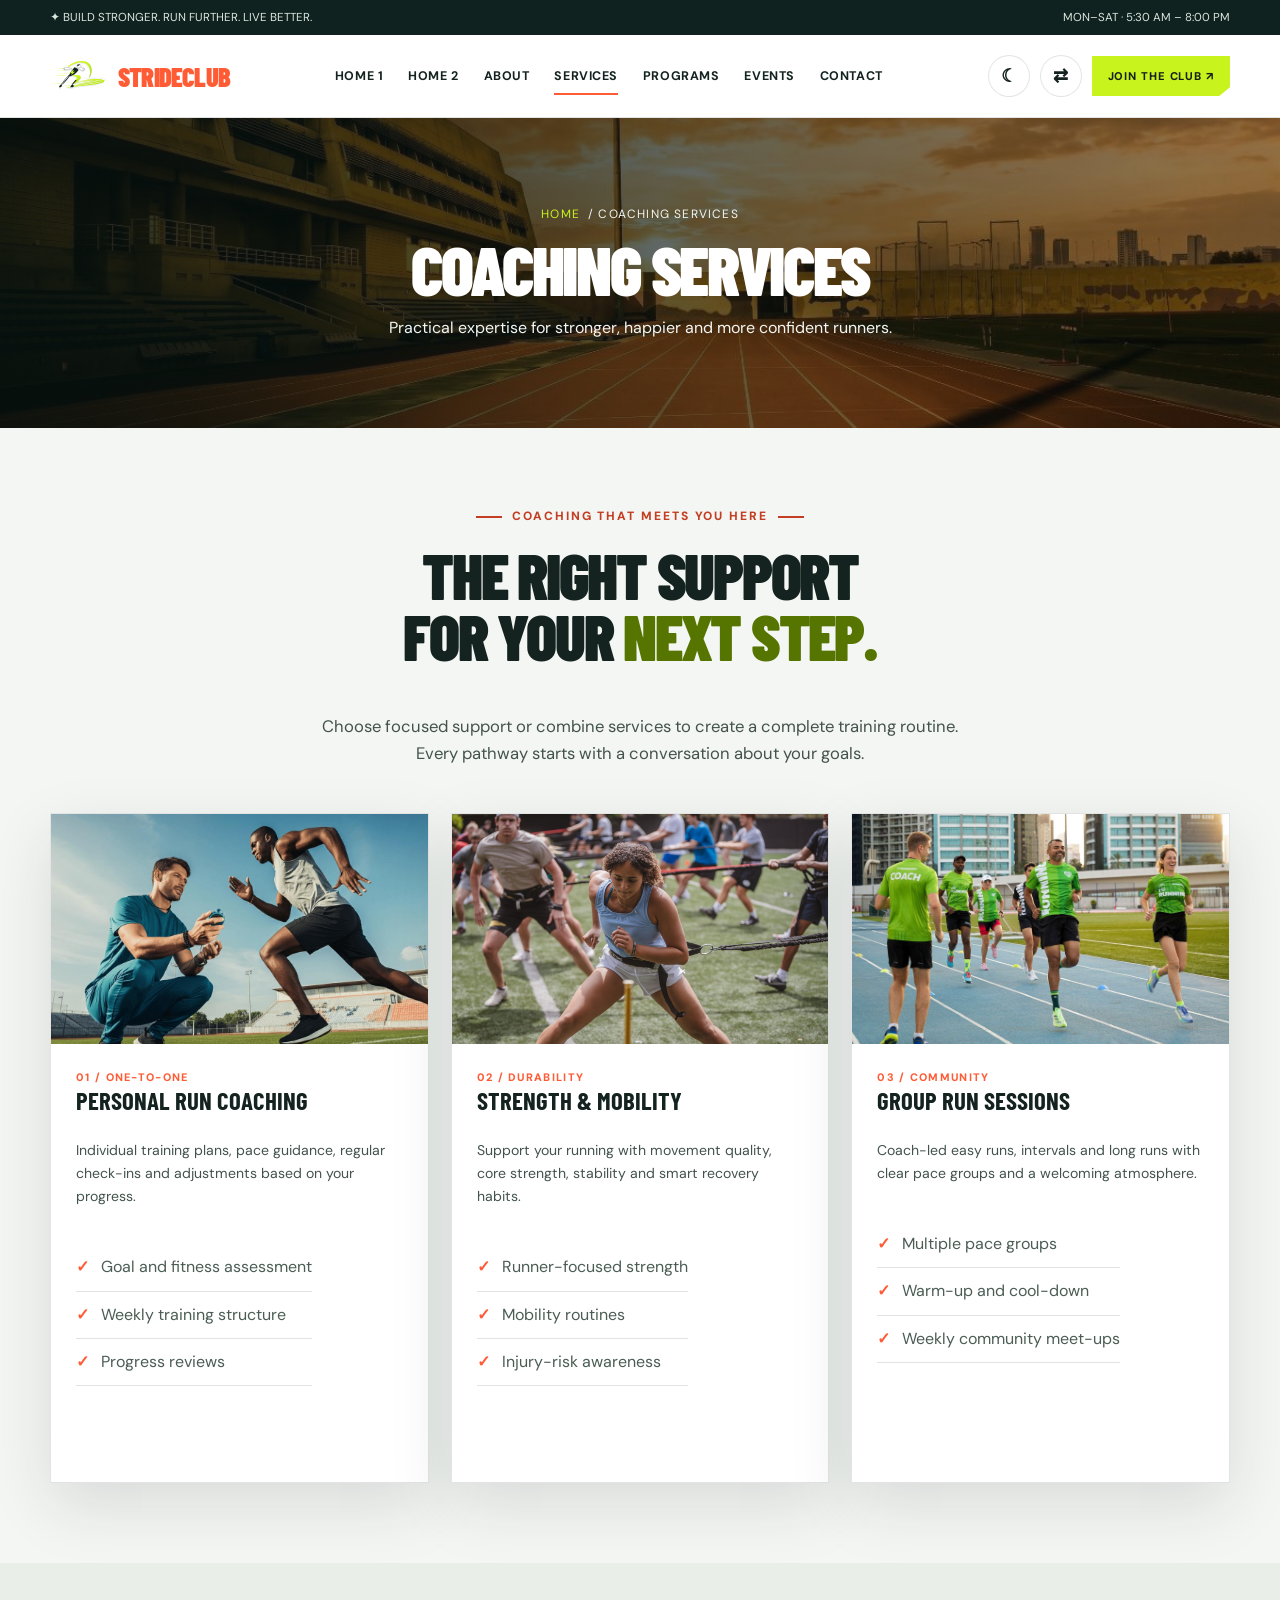
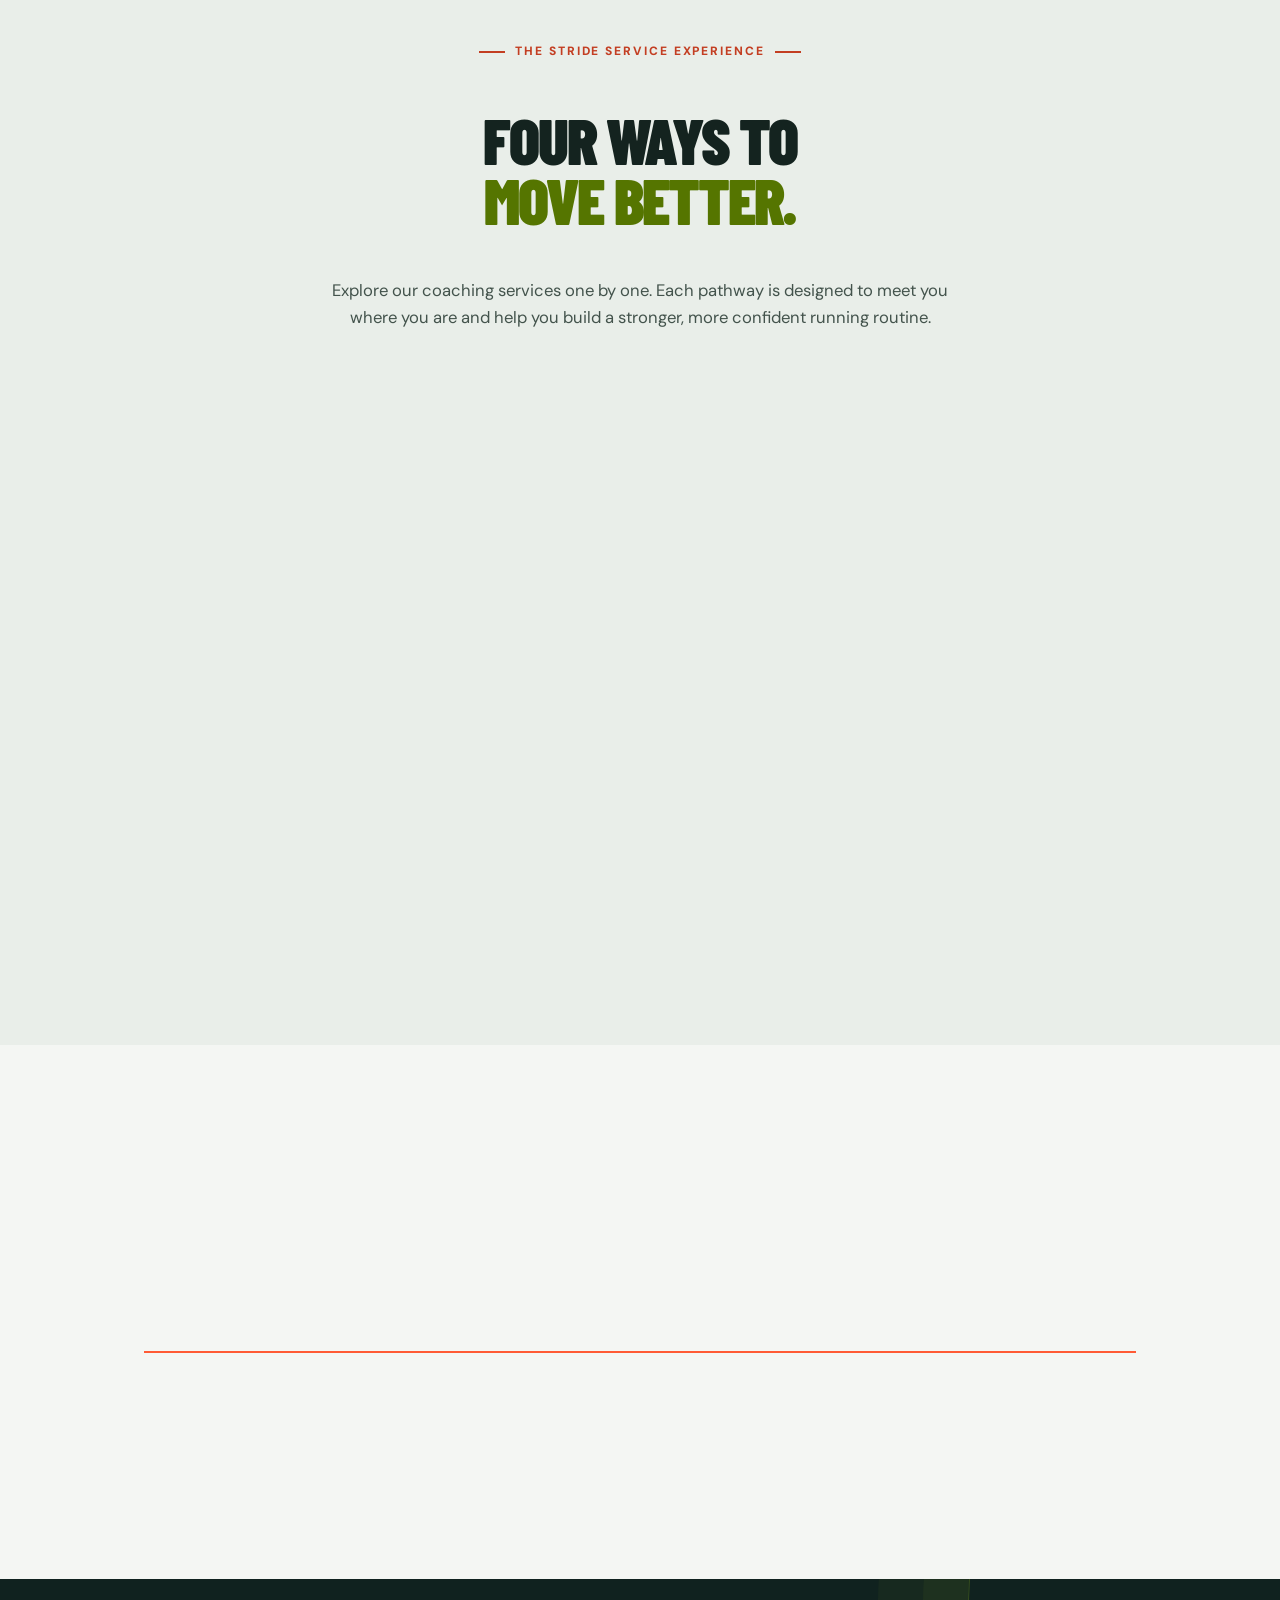
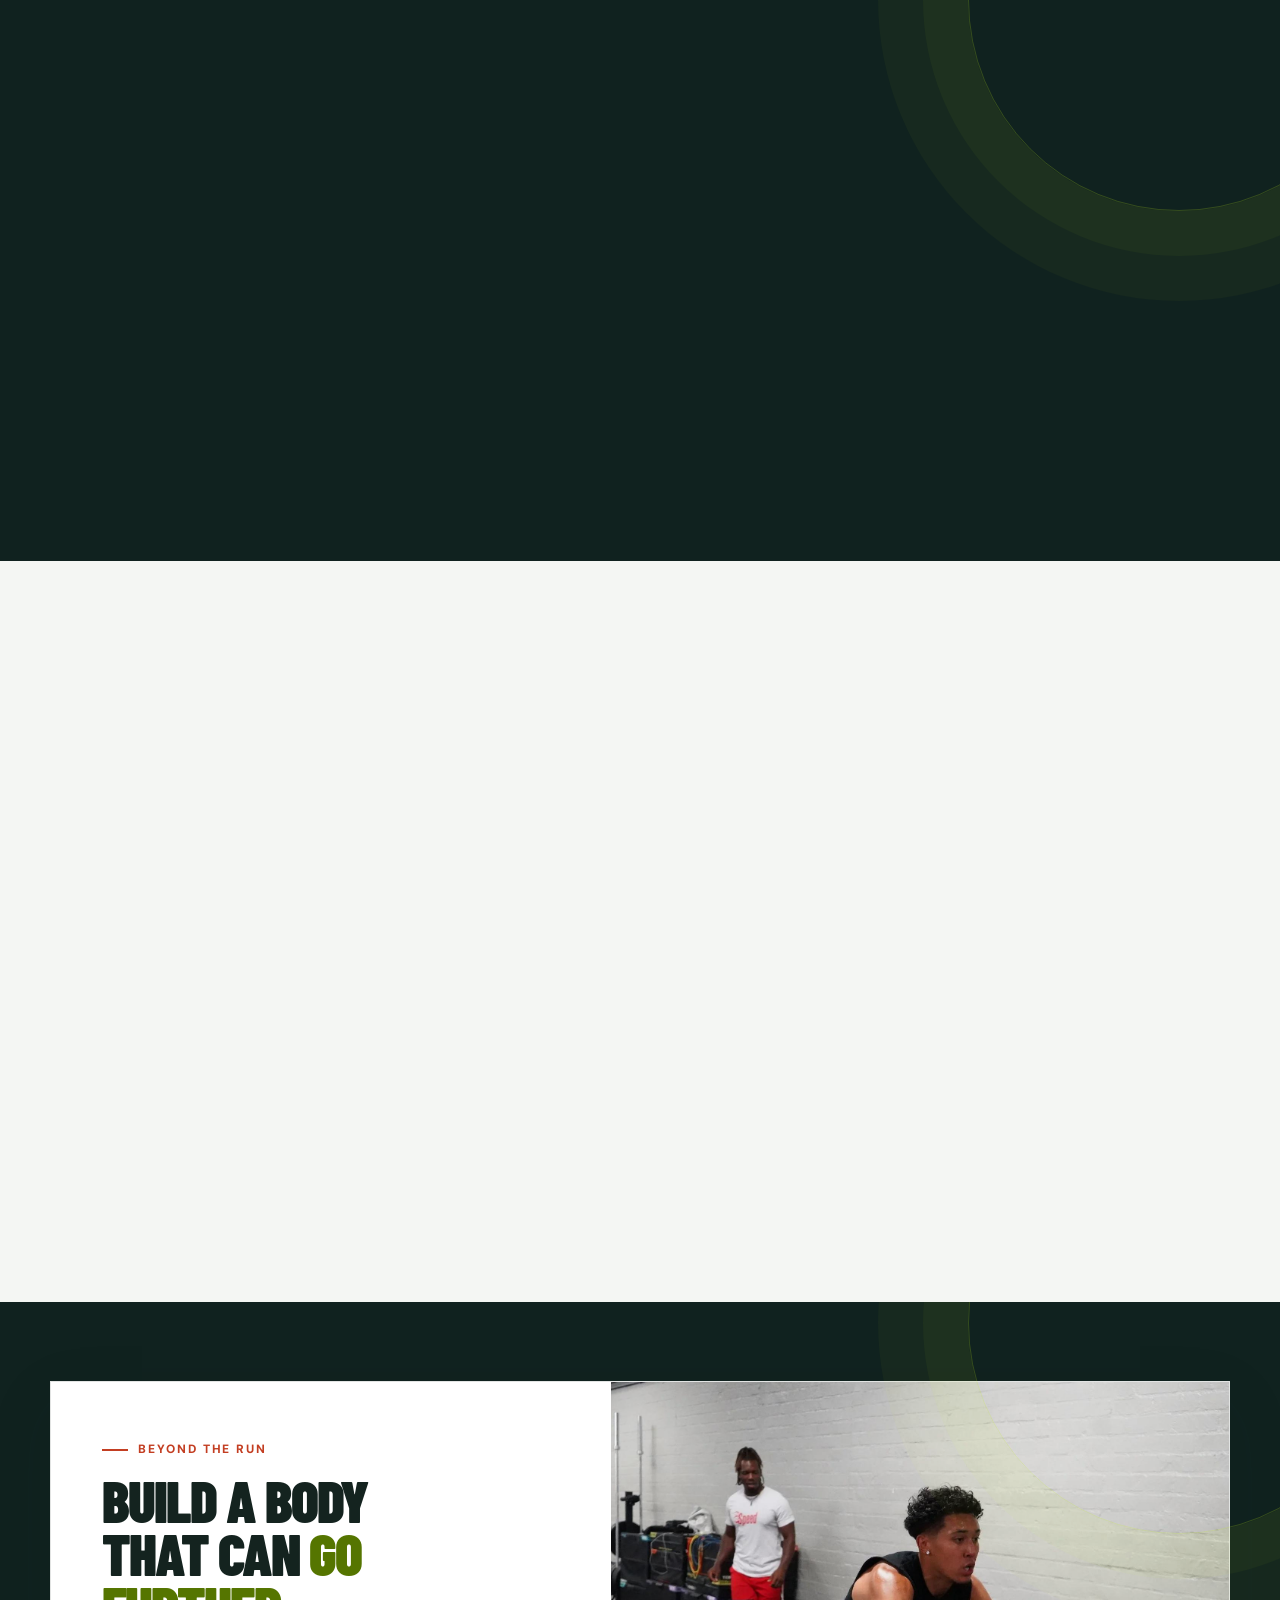
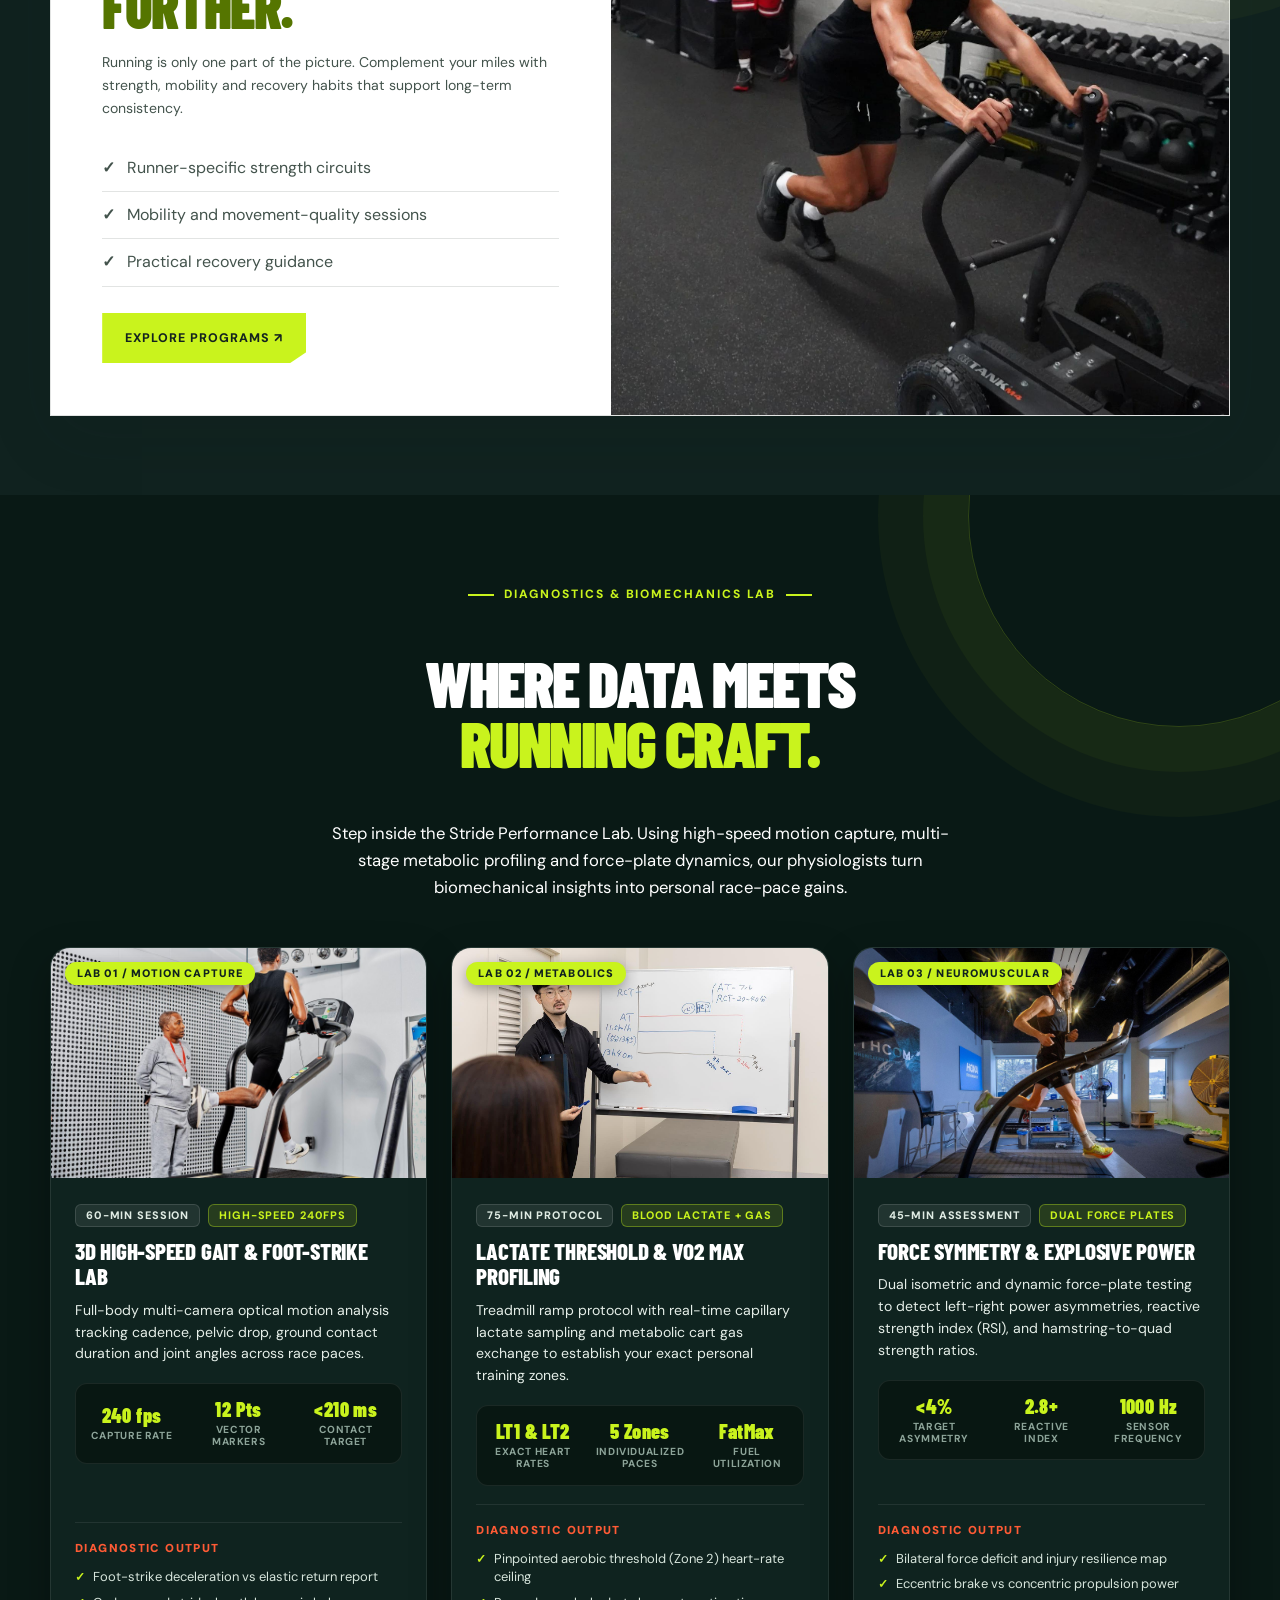
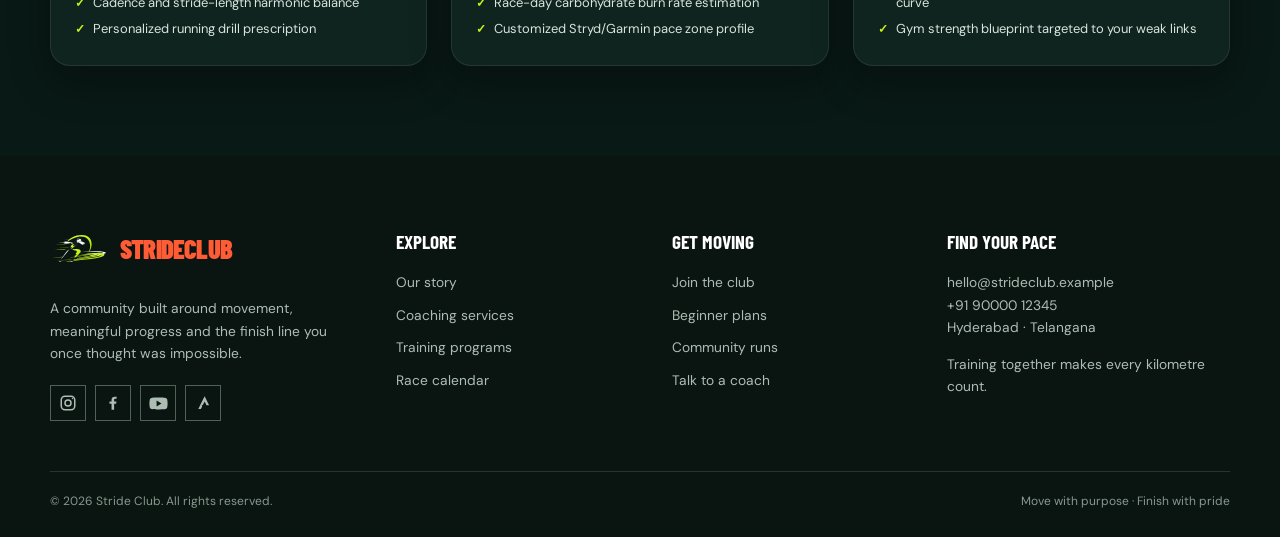
<file: services.html>
<!doctype html><html lang="en" dir="ltr"><head><meta charset="utf-8"><meta name="viewport" content="width=device-width,initial-scale=1"><meta name="description" content="Stride Club athletics and marathon training. Expert coaching, community runs and race preparation."><title>Coaching Services | Stride Club</title><link rel="icon" href="assets/img/logo.svg" type="image/svg+xml"><link rel="stylesheet" href="assets/css/style.css"></head><body>
<div class="topline"><div class="container"><span>✦ BUILD STRONGER. RUN FURTHER. LIVE BETTER.</span><span>MON–SAT · 5:30 AM – 8:00 PM</span></div></div>
<header class="site-header"><div class="container nav-wrap">
<a class="brand" href="index.html"><img class="brand-logo" src="assets/img/logo.svg" alt="Stride Club Logo" width="56" height="38"><span>STRIDE<span>CLUB</span></span></a>
<nav class="nav-links" aria-label="Main navigation"><a href="index.html" class="">Home 1</a><a href="home-2.html" class="">Home 2</a><a href="about.html" class="">About</a><a href="services.html" class="active">Services</a><a href="programs.html" class="">Programs</a><a href="events.html" class="">Events</a><a href="contact.html" class="">Contact</a>
<div class="mobile-tools"><button class="theme-toggle utility-control" type="button" aria-label="Toggle light and dark theme" title="Toggle theme"><span class="utility-symbol theme-symbol" aria-hidden="true">☾</span><span class="utility-label">Theme</span></button><button class="dir-toggle utility-control" type="button" aria-label="Toggle text direction" title="Toggle text direction"><span class="utility-symbol" aria-hidden="true">⇄</span><span class="utility-label">RTL</span></button></div>
<a class="mobile-join" href="contact.html">Join the club ↗</a></nav>
<div class="nav-actions"><button class="icon-btn theme-toggle utility-control" aria-label="Toggle light and dark theme" title="Toggle theme" type="button"><span class="utility-symbol theme-symbol" aria-hidden="true">☾</span></button><button class="icon-btn dir-toggle utility-control" aria-label="Toggle text direction" title="Toggle text direction" type="button"><span class="utility-symbol" aria-hidden="true">⇄</span></button><a class="btn small" href="contact.html">Join the club ↗</a><button class="menu-btn" aria-label="Open menu" aria-expanded="false" type="button">☰</button></div>
</div></header>
<main><section class="inner-hero"><img src="assets/img/image-72.png" alt="Athletes training outdoors"><div class="container"><div class="breadcrumbs"><a href="index.html">Home</a> / Coaching Services</div><h1 class="display">Coaching Services</h1><p style="color:#e3ece5;margin:0">Practical expertise for stronger, happier and more confident runners.</p></div></section>
<section><div class="container"><div class="section-head reveal"><div><span class="eyebrow">COACHING THAT MEETS YOU HERE</span><h2 class="display">THE RIGHT SUPPORT<br>FOR YOUR <em>NEXT STEP.</em></h2></div><p>Choose focused support or combine services to create a complete training routine. Every pathway starts with a conversation about your goals.</p></div><div class="grid grid-3">
<article class="service-card reveal"><img src="assets/img/image-44.png" alt="Personal athletic coaching"><div class="card-body"><span class="card-kicker">01 / ONE-TO-ONE</span><h3>Personal run coaching</h3><p>Individual training plans, pace guidance, regular check-ins and adjustments based on your progress.</p><ul class="list-check"><li>Goal and fitness assessment</li><li>Weekly training structure</li><li>Progress reviews</li></ul><a class="text-link" href="contact.html">Talk to a coach <b>↗</b></a></div></article>
<article class="service-card reveal"><img src="assets/img/image-39.png" alt="Athletes performing resisted harness speed and strength training"><div class="card-body"><span class="card-kicker">02 / DURABILITY</span><h3>Strength & mobility</h3><p>Support your running with movement quality, core strength, stability and smart recovery habits.</p><ul class="list-check"><li>Runner-focused strength</li><li>Mobility routines</li><li>Injury-risk awareness</li></ul><a class="text-link" href="contact.html">Talk to a coach <b>↗</b></a></div></article>
<article class="service-card reveal"><img src="assets/img/image-51.png" alt="Group of runners training"><div class="card-body"><span class="card-kicker">03 / COMMUNITY</span><h3>Group run sessions</h3><p>Coach-led easy runs, intervals and long runs with clear pace groups and a welcoming atmosphere.</p><ul class="list-check"><li>Multiple pace groups</li><li>Warm-up and cool-down</li><li>Weekly community meet-ups</li></ul><a class="text-link" href="contact.html">Join a group <b>↗</b></a></div></article>
</div></div></section>
<section class="service-cube-section"><div class="container">
 <div class="section-head center reveal">
  <span class="eyebrow">THE STRIDE SERVICE EXPERIENCE</span>
  <h2 class="display">FOUR WAYS TO<br><em>MOVE BETTER.</em></h2>
  <p>Explore our coaching services one by one. Each pathway is designed to meet you where you are and help you build a stronger, more confident running routine.</p>
 </div>
 <div class="service-cube reveal" data-service-cube>
  <div class="service-cube-stage" aria-live="polite">
   <article class="service-cube-slide active" data-service-slide="0"><img src="assets/img/image-46.png" alt="Personal running coach guiding an athlete"><div class="service-cube-overlay"></div><div class="service-cube-content"><span>01 / PERSONAL COACHING</span><h3>A plan built around you.</h3><p>Get individual guidance shaped around your current fitness, schedule and goals. Your coach helps you understand pace, weekly training load and how to progress without rushing the process.</p><ul><li>One-to-one goal and fitness assessment</li><li>Personalised weekly running plan</li><li>Regular feedback and progress reviews</li></ul><a class="btn" href="contact.html">Discuss personal coaching ↗</a></div></article>
   <article class="service-cube-slide" data-service-slide="1"><img src="assets/img/image-38.png" alt="Athlete performing strength training in gym"><div class="service-cube-overlay"></div><div class="service-cube-content"><span>02 / STRENGTH & MOBILITY</span><h3>Build strength for every stride.</h3><p>Improve movement quality and develop the supporting strength that helps you run efficiently. Sessions balance stability, mobility and practical strength work for runners.</p><ul><li>Runner-focused strength sessions</li><li>Core, balance and joint stability</li><li>Mobility and recovery routines</li></ul><a class="btn" href="contact.html">Explore strength coaching ↗</a></div></article>
   <article class="service-cube-slide" data-service-slide="2"><img src="assets/img/image-7.png" alt="Running club group training together outdoors"><div class="service-cube-overlay"></div><div class="service-cube-content"><span>03 / GROUP RUNS</span><h3>Find your pace group.</h3><p>Train alongside a welcoming community with coach-led sessions for different abilities. Shared effort makes consistency easier and gives every run a little more energy.</p><ul><li>Beginner, steady and performance pace groups</li><li>Guided warm-ups and cool-downs</li><li>Weekly community meet-ups</li></ul><a class="btn" href="events.html">Find a group session ↗</a></div></article>
   <article class="service-cube-slide" data-service-slide="3"><img src="assets/img/image-3.png" alt="Large field of runners taking part in a road race"><div class="service-cube-overlay"></div><div class="service-cube-content"><span>04 / RACE PREPARATION</span><h3>Arrive ready for race day.</h3><p>Prepare for your target event with a structured build, pacing guidance and a practical race-week routine. Know what to expect from your training block through the finish line.</p><ul><li>Goal-based race training blocks</li><li>Pacing, fueling and race-week guidance</li><li>Recovery planning after the event</li></ul><a class="btn" href="programs.html">Explore race programs ↗</a></div></article>
  </div>
  <div class="service-cube-controls"><div class="service-cube-dots"><button class="service-cube-dot active" type="button" aria-label="Personal coaching"></button><button class="service-cube-dot" type="button" aria-label="Strength and mobility"></button><button class="service-cube-dot" type="button" aria-label="Group runs"></button><button class="service-cube-dot" type="button" aria-label="Race preparation"></button></div><div class="service-cube-buttons"><button type="button" class="service-cube-prev" aria-label="Previous service">←</button><button type="button" class="service-cube-next" aria-label="Next service">→</button></div><span class="service-cube-number"><b>01</b> / 04</span></div>
 </div>
 </div></section>
<section><div class="container"><div class="section-head reveal"><div><span class="eyebrow">HOW WE WORK</span><h2 class="display">FOUR STEPS.<br>ONE CLEAR PLAN.</h2></div></div><div class="timeline"><div class="step reveal" data-step="01"><h3>Discover</h3><p>Share your running background, goals and available training time.</p></div><div class="step reveal" data-step="02"><h3>Design</h3><p>We map a plan with sensible progression and recovery built in.</p></div><div class="step reveal" data-step="03"><h3>Train</h3><p>Follow your sessions and connect with your coach for feedback.</p></div><div class="step reveal" data-step="04"><h3>Refine</h3><p>Review what is working and adapt as your fitness develops.</p></div></div></div></section>
<section class="dark-band"><div class="container split"><div class="reveal"><span class="eyebrow">READY TO GET STARTED?</span><h2 class="display">LET'S MAKE<br>YOUR NEXT<br><em>MOVE COUNT.</em></h2><p>Tell us where you are today and what you would love to achieve. We’ll help you find the right coaching pathway.</p><a class="btn" href="contact.html">Ask about coaching ↗</a></div><div class="runner-stage reveal"><div class="runner-copy"><span class="mini-label">COACHING WITH PURPOSE</span><h2 class="display">STRONGER<br>STRIDE BY<br>STRIDE.</h2><p>Good training is built one repeatable week at a time.</p><a class="runner-cta" href="contact.html">EXPLORE COACHING OPTIONS ↗</a></div><div class="runner-figure"><img src="assets/img/image-16.png" alt="Athlete training"></div></div></div></section>

<section><div class="container"><div class="image-feature reveal"><img src="assets/img/image-29.png" alt="Runner training on an outdoor track"><div class="feature-copy"><span class="eyebrow">COACH-LED PERFORMANCE</span><h2 class="display">TRAIN WITH<br>A CLEAR <em>GAME PLAN.</em></h2><p>Know why each session is in your week. We help you understand effort, pacing and recovery so you can train with confidence rather than guesswork.</p><ul class="list-check"><li>Clear session purpose and intensity guidance</li><li>Feedback that helps you make steady progress</li><li>Training adjustments around work and life</li></ul><a class="btn dark" href="contact.html">Plan a coaching chat ↗</a></div></div></div></section>
<section class="dark-band"><div class="container"><div class="image-feature reverse reveal"><img src="assets/img/image-34.png" alt="Athlete doing conditioning exercises"><div class="feature-copy"><span class="eyebrow">BEYOND THE RUN</span><h2 class="display">BUILD A BODY<br>THAT CAN <em>GO FURTHER.</em></h2><p>Running is only one part of the picture. Complement your miles with strength, mobility and recovery habits that support long-term consistency.</p><ul class="list-check"><li>Runner-specific strength circuits</li><li>Mobility and movement-quality sessions</li><li>Practical recovery guidance</li></ul><a class="btn" href="programs.html">Explore programs ↗</a></div></div></div></section>

<!-- LAYOUT 4: SPORTS SCIENCE & BIOMECHANICS LAB (NEW SECTION FOR SERVICES) -->
<section class="services-science-section dark-band">
  <div class="container">
    <div class="section-head center reveal">
      <span class="eyebrow">DIAGNOSTICS & BIOMECHANICS LAB</span>
      <h2 class="display">WHERE DATA MEETS<br><em>RUNNING CRAFT.</em></h2>
      <p>Step inside the Stride Performance Lab. Using high-speed motion capture, multi-stage metabolic profiling and force-plate dynamics, our physiologists turn biomechanical insights into personal race-pace gains.</p>
    </div>
    <div class="science-grid">
      <article class="science-station-card reveal">
        <div class="science-image-wrap">
          <img src="assets/img/image-31.png" alt="3D High-Speed Kinematics & Gait Lab">
          <span class="science-badge">LAB 01 / MOTION CAPTURE</span>
        </div>
        <div class="science-card-body">
          <div class="science-station-meta"><span class="station-meta-pill">60-MIN SESSION</span><span class="station-meta-pill accent">HIGH-SPEED 240FPS</span></div>
          <h3>3D High-Speed Gait & Foot-Strike Lab</h3>
          <p>Full-body multi-camera optical motion analysis tracking cadence, pelvic drop, ground contact duration and joint angles across race paces.</p>
          <div class="science-metrics">
            <div class="science-metric"><div class="metric-val">240 fps</div><div class="metric-lbl">Capture Rate</div></div>
            <div class="science-metric"><div class="metric-val">12 Pts</div><div class="metric-lbl">Vector Markers</div></div>
            <div class="science-metric"><div class="metric-val">&lt;210 ms</div><div class="metric-lbl">Contact Target</div></div>
          </div>
          <div class="science-takeaways">
            <h4>Diagnostic Output</h4>
            <ul>
              <li>Foot-strike deceleration vs elastic return report</li>
              <li>Cadence and stride-length harmonic balance</li>
              <li>Personalized running drill prescription</li>
            </ul>
          </div>
        </div>
      </article>

      <article class="science-station-card reveal">
        <div class="science-image-wrap">
          <img src="assets/img/image-53.png" alt="Lactate Threshold & VO2 Max Metabolic Testing">
          <span class="science-badge">LAB 02 / METABOLICS</span>
        </div>
        <div class="science-card-body">
          <div class="science-station-meta"><span class="station-meta-pill">75-MIN PROTOCOL</span><span class="station-meta-pill accent">BLOOD LACTATE + GAS</span></div>
          <h3>Lactate Threshold & VO2 Max Profiling</h3>
          <p>Treadmill ramp protocol with real-time capillary lactate sampling and metabolic cart gas exchange to establish your exact personal training zones.</p>
          <div class="science-metrics">
            <div class="science-metric"><div class="metric-val">LT1 &amp; LT2</div><div class="metric-lbl">Exact Heart Rates</div></div>
            <div class="science-metric"><div class="metric-val">5 Zones</div><div class="metric-lbl">Individualized Paces</div></div>
            <div class="science-metric"><div class="metric-val">FatMax</div><div class="metric-lbl">Fuel Utilization</div></div>
          </div>
          <div class="science-takeaways">
            <h4>Diagnostic Output</h4>
            <ul>
              <li>Pinpointed aerobic threshold (Zone 2) heart-rate ceiling</li>
              <li>Race-day carbohydrate burn rate estimation</li>
              <li>Customized Stryd/Garmin pace zone profile</li>
            </ul>
          </div>
        </div>
      </article>

      <article class="science-station-card reveal">
        <div class="science-image-wrap">
          <img src="assets/img/image-40.png" alt="Neuromuscular Force Production & Sled Dyno">
          <span class="science-badge">LAB 03 / NEUROMUSCULAR</span>
        </div>
        <div class="science-card-body">
          <div class="science-station-meta"><span class="station-meta-pill">45-MIN ASSESSMENT</span><span class="station-meta-pill accent">DUAL FORCE PLATES</span></div>
          <h3>Force Symmetry & Explosive Power</h3>
          <p>Dual isometric and dynamic force-plate testing to detect left-right power asymmetries, reactive strength index (RSI), and hamstring-to-quad strength ratios.</p>
          <div class="science-metrics">
            <div class="science-metric"><div class="metric-val">&lt;4%</div><div class="metric-lbl">Target Asymmetry</div></div>
            <div class="science-metric"><div class="metric-val">2.8+</div><div class="metric-lbl">Reactive Index</div></div>
            <div class="science-metric"><div class="metric-val">1000 Hz</div><div class="metric-lbl">Sensor Frequency</div></div>
          </div>
          <div class="science-takeaways">
            <h4>Diagnostic Output</h4>
            <ul>
              <li>Bilateral force deficit and injury resilience map</li>
              <li>Eccentric brake vs concentric propulsion power curve</li>
              <li>Gym strength blueprint targeted to your weak links</li>
            </ul>
          </div>
        </div>
      </article>
    </div>
  </div>
</section>


</main>
<footer class="site-footer"><div class="container"><div class="footer-grid">
<div><a class="brand" href="index.html"><img class="brand-logo" src="assets/img/logo.svg" alt="Stride Club Logo" width="56" height="38"><span>STRIDE<span>CLUB</span></span></a><p style="margin-top:20px">A community built around movement, meaningful progress and the finish line you once thought was impossible.</p><div class="socials">
<a href="https://www.instagram.com/" aria-label="Instagram" target="_blank" rel="noopener"><svg viewBox="0 0 24 24" width="18" height="18" fill="none" stroke="currentColor" stroke-width="2"><rect x="3" y="3" width="18" height="18" rx="5"/><circle cx="12" cy="12" r="4"/><circle cx="18" cy="6" r="1" fill="currentColor" stroke="none"/></svg></a>
<a href="https://www.facebook.com/" aria-label="Facebook" target="_blank" rel="noopener"><svg viewBox="0 0 24 24" width="18" height="18" fill="currentColor"><path d="M13.5 21v-8h2.7l.4-3.1h-3.1v-2c0-.9.3-1.5 1.6-1.5h1.7V3.6c-.3 0-1.3-.1-2.5-.1-2.5 0-4.2 1.5-4.2 4.3v2.1H7.3V13h2.8v8z"/></svg></a>
<a href="https://www.youtube.com/" aria-label="YouTube" target="_blank" rel="noopener"><svg viewBox="0 0 24 24" width="19" height="19" fill="currentColor"><path d="M23 7.1a3 3 0 0 0-2.1-2.2C19 4.4 12 4.4 12 4.4s-7 0-8.9.5A3 3 0 0 0 1 7.1 31 31 0 0 0 .5 12a31 31 0 0 0 .5 4.9 3 3 0 0 0 2.1 2.2c1.9.5 8.9.5 8.9.5s7 0 8.9-.5a3 3 0 0 0 2.1-2.2 31 31 0 0 0 .5-4.9 31 31 0 0 0-.5-4.9zM9.6 15.7V8.3l6.2 3.7z"/></svg></a>
<a href="https://www.strava.com/" aria-label="Strava" target="_blank" rel="noopener"><svg viewBox="0 0 24 24" width="18" height="18" fill="currentColor"><path d="M14.2 3 8.1 15h3.5l2.6-5.1 2.5 5.1h3.4L14.2 3zm-5 10.1L5.8 20h3.4l1.7-3.4z"/></svg></a>
</div></div>
<div><h3>Explore</h3><div class="footer-links"><a href="about.html">Our story</a><a href="services.html">Coaching services</a><a href="programs.html">Training programs</a><a href="events.html">Race calendar</a></div></div>
<div><h3>Get moving</h3><div class="footer-links"><a href="contact.html">Join the club</a><a href="programs.html">Beginner plans</a><a href="events.html">Community runs</a><a href="contact.html">Talk to a coach</a></div></div>
<div><h3>Find your pace</h3><p>hello@strideclub.example<br>+91 90000 12345<br>Hyderabad · Telangana</p><p>Training together makes every kilometre count.</p></div>
</div><div class="copyright"><span>© <span id="year"></span> Stride Club. All rights reserved.</span><span>Move with purpose · Finish with pride</span></div></div></footer><button class="back-top" aria-label="Back to top">↑</button><script src="assets/js/main.js"></script></body></html>
</file>
<file: assets/css/style.css>
@import url('https://fonts.googleapis.com/css2?family=Barlow+Condensed:wght@500;600;700;800;900&family=DM+Sans:wght@400;500;600;700&display=swap');
:root{--bg:#f4f6f3;--surface:#fff;--surface2:#e9eee9;--text:#14231f;--muted:#60716a;--line:rgba(20,35,31,.12);--accent:#c9f31d;--accent2:#ff5b35;--navy:#10221f;--hero-text:#fff;--shadow:0 22px 60px rgba(17,34,29,.12);--inner-hero-height-desktop:310px;--inner-hero-height-tablet:270px;--inner-hero-height-mobile:230px}
[data-theme="dark"]{--bg:#0c1513;--surface:#14211e;--surface2:#1b2b26;--text:#f1f6ef;--muted:#b2c0b8;--line:rgba(241,246,239,.13);--shadow:0 22px 60px rgba(0,0,0,.28)}
*{box-sizing:border-box}html{scroll-behavior:smooth;scroll-padding-top:90px}body{margin:0;background:var(--bg);color:var(--text);font-family:'DM Sans',sans-serif;line-height:1.65;transition:background .25s,color .25s}img{display:block;width:100%;object-fit:cover}a{color:inherit;text-decoration:none}button,input,textarea,select{font:inherit}button{cursor:pointer}.container{width:min(1180px,calc(100% - 48px));margin:auto}.eyebrow{display:inline-flex;align-items:center;gap:10px;color:var(--accent2);font-size:.75rem;font-weight:800;letter-spacing:.16em;text-transform:uppercase}.eyebrow:before{content:"";width:26px;height:2px;background:currentColor}.display{font-family:'Barlow Condensed',sans-serif;font-weight:900;line-height:.92;letter-spacing:-.035em;text-transform:uppercase}.display em{font-style:normal;color:var(--accent)}h1,h2,h3,p{margin-top:0}h1{font-size:clamp(3.5rem,8vw,7.6rem);margin:18px 0 22px}h2{font:800 clamp(2.5rem,5vw,4.6rem)/.98 'Barlow Condensed',sans-serif;text-transform:uppercase;letter-spacing:-.025em;margin:14px 0 18px}h3{font:700 1.55rem/1.1 'Barlow Condensed',sans-serif;text-transform:uppercase}p{color:var(--muted)}.btn{display:inline-flex;align-items:center;justify-content:center;gap:12px;padding:15px 23px;background:var(--accent);color:#14211a;border:0;font-weight:800;text-transform:uppercase;font-size:.78rem;letter-spacing:.08em;clip-path:polygon(0 0,100% 0,100% 78%,92% 100%,0 100%);transition:transform .25s,background .25s}.btn:hover{transform:translateY(-4px);background:#e2ff61}.btn.outline{background:transparent;color:var(--hero-text);border:1px solid rgba(255,255,255,.55);clip-path:none}.btn.dark{background:var(--navy);color:#fff}.btn.small{padding:11px 16px;font-size:.7rem}.topline{background:var(--navy);color:#dbe6df;font-size:.72rem;padding:8px 0}.topline .container{display:flex;justify-content:space-between;gap:15px}.site-header{position:sticky;top:0;z-index:50;background:color-mix(in srgb,var(--surface) 93%,transparent);backdrop-filter:blur(16px);border-bottom:1px solid var(--line)}.nav-wrap{height:82px;display:flex;align-items:center;justify-content:space-between;gap:24px}.brand{display:flex;align-items:center;gap:10px;font:900 1.65rem 'Barlow Condensed',sans-serif;letter-spacing:-.03em;text-transform:uppercase;white-space:nowrap}.brand-mark{width:46px;height:38px;display:inline-flex;align-items:center;justify-content:center;background:transparent;transform:none}.brand-logo{height:38px;width:auto;max-width:58px;object-fit:contain;display:block;flex-shrink:0;transition:transform .25s ease}.brand:hover .brand-logo{transform:scale(1.08)}.brand span:last-child{color:var(--accent2)}.nav-links{display:flex;align-items:center;gap:25px}.nav-links a{font-size:.78rem;font-weight:700;color:var(--text);text-transform:uppercase;letter-spacing:.045em;position:relative}.nav-links a:after{content:"";position:absolute;left:0;bottom:-9px;width:0;height:2px;background:var(--accent2);transition:width .2s}.nav-links a:hover:after,.nav-links a.active:after{width:100%}.nav-actions{display:flex;align-items:center;gap:9px}.icon-btn{width:39px;height:39px;border:1px solid var(--line);background:var(--surface2);color:var(--text);border-radius:50%;font-weight:800}.menu-btn{display:none;border:0;background:var(--accent);width:44px;height:42px;font-size:1.3rem}.mobile-tools{display:none}.hero{min-height:690px;position:relative;display:flex;align-items:center;color:#fff;overflow:hidden;background:#13221e}.hero:before{content:"";position:absolute;inset:0;background:linear-gradient(90deg,rgba(7,18,15,.9) 0%,rgba(7,18,15,.62) 48%,rgba(7,18,15,.1) 100%);z-index:1}.hero-bg{position:absolute;inset:0;width:100%;height:100%;object-fit:cover;animation:heroZoom 18s ease-in-out infinite alternate}.hero-content{position:relative;z-index:2;max-width:760px;padding:90px 0}.hero h1{max-width:850px}.hero p{color:#e1e9e3;max-width:550px;font-size:1.03rem}.hero-ctas{display:flex;flex-wrap:wrap;gap:13px;margin-top:30px}.hero-meta{display:flex;gap:34px;margin-top:52px}.hero-meta strong{display:block;font:800 2rem 'Barlow Condensed';color:var(--accent)}.hero-meta span{font-size:.7rem;text-transform:uppercase;letter-spacing:.12em;color:#d7e1db}.hero-tag{position:absolute;right:5%;bottom:12%;z-index:2;border:1px solid rgba(255,255,255,.4);padding:17px 22px;backdrop-filter:blur(10px);background:rgba(12,30,24,.3);font:700 1rem 'Barlow Condensed';text-transform:uppercase;transform:rotate(-5deg)}@keyframes heroZoom{to{transform:scale(1.08)}}.ticker{background:var(--accent);color:#15211b;overflow:hidden;white-space:nowrap;padding:15px 0;font:900 1.3rem 'Barlow Condensed';text-transform:uppercase;letter-spacing:.08em}.ticker-track{display:inline-flex;gap:45px;animation:marquee 28s linear infinite}.ticker span:after{content:"✳";margin-left:45px;color:var(--accent2)}@keyframes marquee{to{transform:translateX(-50%)}}section{padding:100px 0}.section-head{display:flex;align-items:end;justify-content:space-between;gap:30px;margin-bottom:42px}.section-head>div{max-width:650px}.section-head p{max-width:430px;margin:0}.grid{display:grid;gap:22px}.grid-3{grid-template-columns:repeat(3,1fr)}.grid-4{grid-template-columns:repeat(4,1fr)}.split{display:grid;grid-template-columns:1fr 1fr;gap:65px;align-items:center}.photo-stack{position:relative;padding:0 35px 35px 0}.photo-stack img{height:520px;border-radius:4px}.photo-stack:after{content:"";position:absolute;right:0;bottom:0;width:55%;height:58%;border:9px solid var(--accent);z-index:-1}.photo-note{position:absolute;right:-10px;top:35px;background:var(--accent2);color:white;padding:18px 22px;font:800 1.1rem 'Barlow Condensed';text-transform:uppercase;transform:rotate(4deg)}.stat-strip{background:var(--navy);color:#fff;padding:36px 0}.stats{display:grid;grid-template-columns:repeat(4,1fr);gap:20px}.stat{border-right:1px solid rgba(255,255,255,.18);padding-left:22px}.stat:first-child{padding-left:0}.stat strong{font:900 3rem/.95 'Barlow Condensed';color:var(--accent)}.stat span{display:block;color:#c2d0c8;font-size:.75rem;text-transform:uppercase;letter-spacing:.12em;margin-top:8px}.service-card,.program-card,.event-card,.feature-card{background:var(--surface);border:1px solid var(--line);box-shadow:var(--shadow);overflow:hidden;transition:transform .3s,border-color .3s}.service-card:hover,.program-card:hover,.event-card:hover,.feature-card:hover{transform:translateY(-8px);border-color:var(--accent2)}.service-card img{height:230px}.card-body{padding:25px}.card-body p{font-size:.9rem}.card-kicker{color:var(--accent2);font-size:.68rem;font-weight:800;letter-spacing:.12em;text-transform:uppercase}.text-link{display:inline-flex;align-items:center;gap:10px;font-weight:800;font-size:.75rem;text-transform:uppercase;letter-spacing:.07em;color:var(--text)}.text-link b{color:var(--accent2);font-size:1.2rem}.program-card{position:relative;min-height:380px;color:#fff}.program-card img{position:absolute;inset:0;height:100%;transition:transform .5s}.program-card:hover img{transform:scale(1.08)}.program-card:after{content:"";position:absolute;inset:0;background:linear-gradient(0deg,rgba(5,16,13,.92),rgba(5,16,13,.05) 75%)}.program-card .card-body{position:absolute;z-index:1;bottom:0;left:0;right:0}.program-card p{color:#d9e4dc}.program-card h3{font-size:2rem}.event-card{display:grid;grid-template-columns:130px 1fr;align-items:stretch}.event-date{background:var(--accent);color:#17231c;display:flex;flex-direction:column;align-items:center;justify-content:center;font:900 2.8rem 'Barlow Condensed'}.event-date small{font:800 .72rem 'DM Sans';letter-spacing:.15em}.event-info{padding:22px}.event-info p{font-size:.85rem;margin-bottom:8px}.dark-band{background:var(--navy);color:#fff;position:relative;overflow:hidden}.dark-band p{color:#c2d0c8}.dark-band h2{color:#fff}.dark-band:after{content:"";position:absolute;width:420px;height:420px;border:1px solid rgba(201,243,29,.2);border-radius:50%;right:-110px;top:-190px;box-shadow:0 0 0 45px rgba(201,243,29,.04),0 0 0 90px rgba(201,243,29,.03)}.quote{font:700 clamp(1.5rem,3vw,2.5rem)/1.25 'Barlow Condensed';text-transform:uppercase}.testimonial{background:var(--surface2);padding:35px;border-left:4px solid var(--accent2)}.testimonial p{font-size:1rem}.person{display:flex;align-items:center;gap:12px;margin-top:20px}.avatar{width:44px;height:44px;border-radius:50%;object-fit:cover}.person strong{display:block}.person small{color:var(--muted)}.inner-hero{height:var(--inner-hero-height-desktop);position:relative;display:flex;align-items:center;color:#fff;background:#13221e;overflow:hidden}.inner-hero img{position:absolute;inset:0;height:100%;width:100%;object-fit:cover}.inner-hero:after{content:"";position:absolute;inset:0;background:linear-gradient(90deg,rgba(6,17,14,.88),rgba(6,17,14,.42))}.inner-hero .container{position:relative;z-index:1}.inner-hero h1{font-size:clamp(3.3rem,6vw,5.8rem);margin:0 0 12px}.breadcrumbs{font-size:.75rem;color:#d9e3dd;text-transform:uppercase;letter-spacing:.1em}.breadcrumbs a{color:var(--accent)}.content-card{background:var(--surface);padding:34px;border:1px solid var(--line)}.list-check{list-style:none;padding:0;margin:24px 0}.list-check li{padding:10px 0;border-bottom:1px solid var(--line);color:var(--muted)}.list-check li:before{content:"✓";color:var(--accent2);font-weight:900;margin-right:12px}.timeline{position:relative;display:grid;grid-template-columns:repeat(4,1fr);gap:18px}.timeline:before{content:"";position:absolute;top:22px;left:8%;right:8%;height:2px;background:var(--accent2)}.step{position:relative;padding-top:58px}.step:before{content:attr(data-step);position:absolute;top:0;left:0;width:44px;height:44px;border-radius:50%;display:grid;place-items:center;background:var(--accent);color:#17231c;font-weight:900;border:5px solid var(--bg);z-index:1}.horizontal-track{display:flex;gap:18px;width:max-content;animation:slideTrack 32s linear infinite}.horizontal-track:hover{animation-play-state:paused}.motion-window{overflow:hidden}.motion-tile{width:280px;background:var(--surface);border:1px solid var(--line)}.motion-tile img{height:175px}.motion-tile div{padding:15px}.motion-tile strong{font:800 1.2rem 'Barlow Condensed';text-transform:uppercase}@keyframes slideTrack{to{transform:translateX(-50%)}}.orbit-stage{min-height:440px;position:relative;background:var(--navy);overflow:hidden;display:grid;place-items:center;color:#fff}.orbit-core{width:180px;height:180px;border-radius:50%;background:var(--accent);display:grid;place-items:center;color:#16231c;text-align:center;font:900 2rem/.9 'Barlow Condensed';box-shadow:0 0 0 24px rgba(201,243,29,.12),0 0 0 50px rgba(201,243,29,.06)}.orbit-ring{position:absolute;width:360px;height:360px;border:1px dashed rgba(255,255,255,.45);border-radius:50%;animation:spin 18s linear infinite}.orbit-ring.two{width:520px;height:520px;animation-direction:reverse;animation-duration:25s}.orbit-dot{position:absolute;width:70px;height:70px;border-radius:50%;background:var(--accent2);display:grid;place-items:center;font-size:1.5rem;box-shadow:0 10px 25px #0005}.orbit-ring .orbit-dot:first-child{top:-35px;left:calc(50% - 35px)}.orbit-ring .orbit-dot:last-child{bottom:-35px;left:calc(50% - 35px)}@keyframes spin{to{transform:rotate(360deg)}}.runner-stage{min-height:390px;background:var(--surface2);position:relative;overflow:hidden;display:flex;align-items:center;padding:45px}.runner-stage:before{content:"";position:absolute;inset:auto -10% 40px;height:100px;background:repeating-linear-gradient(90deg,var(--accent2) 0 60px,transparent 60px 110px);opacity:.13;transform:skewY(-7deg)}.runner-figure{position:absolute;right:10%;bottom:35px;width:230px;height:260px;display:grid;place-items:center;animation:float 4s ease-in-out infinite}.runner-figure img{width:100%;height:100%;object-fit:contain;filter:drop-shadow(0 25px 20px #0003)}@keyframes float{50%{transform:translateY(-18px) rotate(2deg)}}.runner-copy{position:relative;z-index:2;max-width:520px}.runner-copy h2{font-size:3.4rem}.runner-copy p{max-width:420px}.rotate-stage{display:grid;grid-template-columns:1fr 1fr;gap:40px;align-items:center;background:var(--surface);padding:45px;border:1px solid var(--line)}.shoe-wrap{perspective:900px;display:grid;place-items:center;min-height:300px;background:var(--surface2)}.shoe-wrap img{width:85%;max-height:260px;object-fit:contain;filter:drop-shadow(0 25px 22px #0003);transform:rotateY(var(--rotate,0deg));transition:transform .12s}.range{width:100%;accent-color:var(--accent2)}.contact-grid{display:grid;grid-template-columns:.8fr 1.2fr;gap:35px}.contact-info{background:var(--navy);color:#fff;padding:36px}.contact-info p{color:#c4d2ca}.contact-form{background:var(--surface);padding:36px;border:1px solid var(--line)}.form-grid{display:grid;grid-template-columns:1fr 1fr;gap:16px}.field{display:flex;flex-direction:column;gap:7px}.field.full{grid-column:1/-1}.field label{font-size:.72rem;font-weight:800;text-transform:uppercase;letter-spacing:.08em}.field input,.field textarea,.field select{width:100%;padding:14px 15px;border:1px solid var(--line);background:var(--bg);color:var(--text);outline:none}.field input:focus,.field textarea:focus,.field select:focus{border-color:var(--accent2)}.field textarea{min-height:130px;resize:vertical}.form-message{margin-top:14px;color:var(--accent2);font-weight:700}.faq-item{border-bottom:1px solid var(--line)}.faq-q{width:100%;background:none;border:0;color:var(--text);padding:20px 0;text-align:left;font-weight:800;display:flex;justify-content:space-between}.faq-a{display:none;padding:0 35px 20px 0;color:var(--muted)}.faq-item.open .faq-a{display:block}.site-footer{background:#0a1512;color:#fff;padding:75px 0 25px}.footer-grid{display:grid;grid-template-columns:1.3fr 1fr 1fr 1.2fr;gap:40px}.site-footer p,.site-footer a:not(.brand){color:#aebdb4;font-size:.86rem}.site-footer .brand{font:900 1.65rem/1 'Barlow Condensed',sans-serif;font-size:1.65rem!important;letter-spacing:-.03em;text-transform:uppercase;color:var(--accent2)!important;display:inline-flex;align-items:center;gap:12px}.site-footer .brand span,.site-footer .brand span:last-child{color:var(--accent2)!important}.site-footer .brand .brand-logo{height:38px!important;width:auto!important;max-width:58px!important;object-fit:contain!important}.site-footer h3{color:#fff;font-size:1.2rem}.footer-links{display:grid;gap:10px}.socials{display:flex;gap:9px;margin-top:20px}.socials a{width:36px;height:36px;border:1px solid #506158;display:grid;place-items:center;color:#fff;font-weight:800}.copyright{border-top:1px solid #26352e;margin-top:50px;padding-top:20px;display:flex;justify-content:space-between;color:#87988e;font-size:.75rem}.reveal{opacity:0;transform:translateY(28px);transition:opacity .7s,transform .7s}.reveal.visible{opacity:1;transform:none}.back-top{position:fixed;right:22px;bottom:22px;width:44px;height:44px;border:0;background:var(--accent);color:#14211a;font-size:1.3rem;z-index:20;opacity:0;pointer-events:none;transition:.2s}.back-top.show{opacity:1;pointer-events:auto}.badge{display:inline-block;background:var(--accent2);color:#fff;padding:5px 10px;font-size:.65rem;font-weight:800;letter-spacing:.1em;text-transform:uppercase}.image-pair{display:grid;grid-template-columns:1fr 1fr;gap:15px}.image-pair img{height:250px}.image-pair img:nth-child(2){margin-top:45px}.mini-label{font-size:.7rem;text-transform:uppercase;letter-spacing:.14em;font-weight:800;color:var(--accent2)}
[dir="rtl"]{direction:rtl}[dir="rtl"] .eyebrow:before{order:2}[dir="rtl"] .nav-links{direction:rtl}[dir="rtl"] .hero:before{background:linear-gradient(270deg,rgba(7,18,15,.9),rgba(7,18,15,.62) 48%,rgba(7,18,15,.1))}[dir="rtl"] .list-check li:before{margin:0 0 0 12px}[dir="rtl"] .inner-hero:after{background:linear-gradient(270deg,rgba(6,17,14,.88),rgba(6,17,14,.42))}[dir="rtl"] .contact-info{text-align:right}
@media(max-width:1020px){.nav-links{gap:13px}.nav-links a{font-size:.68rem}.nav-actions .btn{display:none}.split{gap:35px}.grid-4{grid-template-columns:repeat(2,1fr)}.footer-grid{grid-template-columns:repeat(2,1fr)}}
@media(max-width:760px){.container{width:min(100% - 34px,600px)}.topline .container{justify-content:center}.topline .container span:last-child{display:none}.nav-wrap{height:72px}.menu-btn{display:block}.nav-links{display:none;position:absolute;top:72px;left:0;right:0;background:var(--surface);padding:20px 24px 24px;border-bottom:1px solid var(--line);box-shadow:var(--shadow);flex-direction:column;align-items:stretch;gap:0}.nav-links.open{display:flex}.nav-links a{padding:12px 0;border-bottom:1px solid var(--line);font-size:.8rem}.nav-links a:after{display:none}.nav-actions{margin-left:auto}.nav-actions .icon-btn{width:35px;height:35px}.mobile-tools{display:flex;gap:10px;padding-top:15px}.mobile-tools button{flex:1;padding:10px;border:1px solid var(--line);background:var(--surface2);color:var(--text);font-size:.72rem;font-weight:800}.hero{min-height:640px}.hero-content{padding:70px 0}.hero h1{font-size:clamp(3.3rem,15vw,5.2rem)}.hero-tag{right:5%;bottom:5%;font-size:.8rem}.hero-meta{gap:20px;margin-top:38px}.hero-meta strong{font-size:1.6rem}.section-head{display:block}.section-head p{margin-top:18px}.split,.contact-grid,.rotate-stage{grid-template-columns:1fr}.grid-3{grid-template-columns:1fr}.grid-4{grid-template-columns:1fr 1fr}.photo-stack img{height:390px}.stats{grid-template-columns:1fr 1fr;row-gap:28px}.stat:nth-child(2){border:0}.timeline{grid-template-columns:1fr 1fr}.timeline:before{display:none}.event-card{grid-template-columns:95px 1fr}.event-date{font-size:2.2rem}.runner-figure{right:-10px;opacity:.38}.runner-copy{max-width:100%}.runner-copy h2{font-size:2.8rem}.inner-hero{height:var(--inner-hero-height-mobile)}.inner-hero h1{font-size:3.4rem}.form-grid{grid-template-columns:1fr}.field.full{grid-column:auto}.footer-grid{grid-template-columns:1fr 1fr;gap:28px}.copyright{display:block}.copyright span{display:block;margin-top:8px}section{padding:75px 0}}
@media(max-width:430px){.container{width:calc(100% - 30px)}.brand{font-size:1.42rem}.brand-logo{height:32px;max-width:48px}.nav-actions{gap:5px}.nav-actions .icon-btn{width:32px;height:32px}.hero{min-height:620px}.hero h1{font-size:3.35rem;line-height:.94}.hero p{font-size:.9rem}.hero-meta{gap:13px}.hero-meta strong{font-size:1.4rem}.hero-meta span{font-size:.58rem}.grid-4{grid-template-columns:1fr}.stats{gap:20px}.stat{padding-left:12px}.stat strong{font-size:2.5rem}.photo-stack{padding-right:20px}.photo-stack img{height:330px}.photo-note{right:-5px}.timeline{grid-template-columns:1fr}.footer-grid{grid-template-columns:1fr}.event-card{grid-template-columns:78px 1fr}.event-info{padding:16px}.inner-hero h1{font-size:3rem}.contact-info,.contact-form{padding:25px}.runner-stage{padding:28px 22px}.runner-figure{width:170px;height:210px}.orbit-ring{width:280px;height:280px}.orbit-ring.two{width:390px;height:390px}.orbit-core{width:135px;height:135px;font-size:1.6rem}}
@media(min-width:761px) and (max-width:1020px){.inner-hero{height:var(--inner-hero-height-tablet)}}
@media(prefers-reduced-motion:reduce){*,*:before,*:after{scroll-behavior:auto!important;animation-duration:.01ms!important;animation-iteration-count:1!important;transition-duration:.01ms!important}.reveal{opacity:1;transform:none}}

/* Contrast repair: testimonial cards must never inherit white text from dark sections. */
.testimonial{color:var(--text);background:var(--surface);border-left-color:var(--accent2)}
.testimonial .quote{color:var(--text)}
.testimonial .person strong{color:var(--text)}
.testimonial .person small{color:var(--muted)}
.testimonial .person img{flex:0 0 44px}
[data-theme="dark"] .testimonial{background:var(--surface2);color:var(--text)}
[data-theme="dark"] .testimonial .quote,[data-theme="dark"] .testimonial .person strong{color:var(--text)}
/* Home 2 gets a distinct editorial headline treatment rather than a second condensed race poster. */
.home2-hero .hero-content{max-width:850px}
.home2-hero h1{font-family:'DM Sans',sans-serif;font-size:clamp(3.1rem,7.5vw,6.6rem);font-weight:800;line-height:.99;letter-spacing:-.075em;text-transform:none;max-width:900px}
.home2-hero h1 em{font-style:normal;color:var(--accent);display:inline-block;position:relative}
.home2-hero h1 em:after{content:"";display:block;width:72%;height:7px;background:var(--accent2);margin-top:10px;transform:skewX(-25deg)}
.home2-hero .eyebrow{letter-spacing:.2em}
.home2-hero .hero p{max-width:590px;font-size:1.08rem}
.image-feature{display:grid;grid-template-columns:1.05fr .95fr;gap:0;background:var(--surface);border:1px solid var(--line);box-shadow:var(--shadow);overflow:hidden}
.image-feature img{height:100%;min-height:390px}
.image-feature .feature-copy{padding:clamp(26px,4vw,52px);align-self:center}
.image-feature .feature-copy p{max-width:520px}
.image-feature.reverse{grid-template-columns:.95fr 1.05fr}
.image-feature.reverse img{order:2}
.image-feature .feature-copy h2{font-size:clamp(2.4rem,4.5vw,4rem)}
.image-feature .feature-copy .list-check{margin-bottom:26px}
@media(max-width:760px){.image-feature,.image-feature.reverse{grid-template-columns:1fr}.image-feature img{min-height:250px;height:270px}.image-feature.reverse img{order:0}}

.socials svg{display:block}.socials a:hover{background:var(--accent);border-color:var(--accent);color:#14231f}.avatar{background:var(--surface2)}

/* Image-feature panels stay readable even when placed inside a dark section. */
.image-feature{color:var(--text)}
.image-feature .feature-copy h2{color:var(--text)}
.image-feature .feature-copy p{color:var(--muted)}
.image-feature .feature-copy .eyebrow{color:var(--accent2)}


/* --- Home page signature sections --- */
.right-overlay-hero{justify-content:flex-end}
.right-overlay-hero:before{background:linear-gradient(90deg,rgba(5,16,13,.12) 0%,rgba(5,16,13,.28) 42%,rgba(5,16,13,.86) 100%)}
.right-overlay-content{width:min(610px,54%);margin-left:auto;margin-right:max(0px,calc((100vw - 1180px)/2));padding:64px 54px;background:rgba(9,25,20,.68);border:1px solid rgba(255,255,255,.2);border-right:5px solid var(--accent);backdrop-filter:blur(13px);box-shadow:0 25px 80px rgba(0,0,0,.25)}
.right-overlay-content h1{font-size:clamp(3.2rem,6.4vw,6.4rem);line-height:.88;margin:20px 0}
.right-overlay-content p{max-width:490px}
.dcube-section{background:var(--surface2);overflow:hidden}
.dcube-flow{display:grid;grid-template-columns:repeat(3,minmax(0,1fr));gap:25px;align-items:center;position:relative}
.dcube-flow:before{content:"";position:absolute;left:12%;right:12%;top:48%;height:2px;background:linear-gradient(90deg,transparent,var(--accent2),var(--accent),transparent);opacity:.8}
.dcube-card{position:relative;z-index:1;background:var(--surface);border:1px solid var(--line);box-shadow:var(--shadow);padding:12px;transform:perspective(900px) rotateY(-5deg);transition:transform .4s,box-shadow .4s}
.dcube-card:nth-child(2){transform:perspective(900px) translateY(-22px) rotateY(0)}
.dcube-card:nth-child(3){transform:perspective(900px) rotateY(5deg)}
.dcube-card:hover{transform:perspective(900px) translateY(-12px) rotateY(0);box-shadow:0 28px 60px rgba(12,30,24,.2)}
.dcube-image{height:245px;overflow:hidden;background:var(--surface2)}
.dcube-image img{height:100%;transition:transform .7s}
.dcube-card:hover img{transform:scale(1.08)}
.dcube-copy{padding:20px 15px 18px}
.dcube-copy>span,.hex-info>span{font-size:.68rem;font-weight:900;letter-spacing:.14em;color:var(--accent2)}
.dcube-copy h3{font-size:1.8rem;margin:10px 0}
.dcube-copy p{font-size:.88rem;margin:0}
.hex-section{overflow:hidden;background:var(--bg)}
.hex-slider{display:grid;grid-template-columns:repeat(4,minmax(0,1fr));gap:18px;align-items:stretch}
.hex-card{min-width:0;background:var(--surface);border:1px solid var(--line);padding:12px;box-shadow:var(--shadow);transition:transform .35s,border-color .35s}
.hex-card:nth-child(even){transform:translateY(28px)}
.hex-card:hover{transform:translateY(-10px);border-color:var(--accent2)}
.hex-photo{height:245px;overflow:hidden;clip-path:polygon(25% 0,75% 0,100% 50%,75% 100%,25% 100%,0 50%);background:var(--surface2)}
.hex-photo img{height:100%;transition:transform .6s}
.hex-card:hover .hex-photo img{transform:scale(1.12) rotate(2deg)}
.hex-info{text-align:center;padding:18px 10px 15px}
.hex-info h3{font-size:1.65rem;margin:8px 0}
.hex-info p{font-size:.84rem;margin:0}
@media(max-width:900px){
 .right-overlay-content{width:min(620px,75%);margin-right:24px;padding:42px 35px}
 .dcube-flow{grid-template-columns:repeat(2,minmax(0,1fr))}
 .dcube-card:nth-child(3){grid-column:1/-1;width:calc(50% - 13px);justify-self:center}
 .hex-slider{grid-template-columns:repeat(2,minmax(0,1fr));gap:24px}
 .hex-card:nth-child(even){transform:none}
}
@media(max-width:600px){
 .right-overlay-hero{justify-content:center;min-height:690px!important}
 .right-overlay-hero:before{background:linear-gradient(0deg,rgba(5,16,13,.9),rgba(5,16,13,.42) 75%)}
 .right-overlay-content{width:calc(100% - 36px);margin:0 auto;padding:30px 23px;background:rgba(9,25,20,.72);border-right:4px solid var(--accent)}
 .right-overlay-content h1{font-size:clamp(2.9rem,13vw,4.4rem);line-height:.9}
 .right-overlay-content .hero-ctas{gap:9px}
 .right-overlay-content .btn{padding:13px 15px;font-size:.68rem}
 .dcube-flow{grid-template-columns:1fr;gap:20px}
 .dcube-flow:before{left:50%;right:auto;top:5%;bottom:5%;width:2px;height:auto}
 .dcube-card,.dcube-card:nth-child(2),.dcube-card:nth-child(3){width:100%;grid-column:auto;transform:none}
 .dcube-image{height:225px}
 .hex-slider{grid-template-columns:1fr 1fr;gap:13px}
 .hex-card{padding:8px}
 .hex-photo{height:175px}
 .hex-info{padding:13px 5px}
 .hex-info h3{font-size:1.3rem}
 .hex-info p{font-size:.76rem;line-height:1.5}
}
@media(prefers-reduced-motion:reduce){.dcube-card,.hex-card,.dcube-image img,.hex-photo img{transition:none}}


/* Hexagon card slider: touch-friendly horizontal track */
.hex-slider{display:flex;overflow-x:auto;gap:22px;padding:8px 4px 28px;scroll-snap-type:x mandatory;scrollbar-width:thin;scrollbar-color:var(--accent2) var(--surface2)}
.hex-card{flex:0 0 calc(25% - 17px);scroll-snap-align:start}
@media(max-width:900px){.hex-card{flex-basis:calc(50% - 11px)}}
@media(max-width:600px){.hex-slider{gap:14px}.hex-card{flex-basis:78%}}


/* === Refined signature interactions: 3D cube, hexagon carousel, right overlay hero === */
.right-overlay-hero{min-height:540px!important;height:clamp(490px,43vw,570px);display:flex;align-items:center;justify-content:stretch;padding:0}
.right-overlay-hero:before{background:linear-gradient(90deg,rgba(10,30,24,.08) 0%,rgba(13,44,34,.36) 42%,rgba(12,39,30,.91) 100%);z-index:1}
.right-overlay-hero .hero-bg{object-position:center 46%}
.right-overlay-hero>.container{position:relative;z-index:2;display:flex;justify-content:flex-end;align-items:center}
.right-overlay-content{width:min(540px,49%);max-width:540px!important;margin:0 0 0 auto;padding:36px 42px 38px;background:linear-gradient(145deg,rgba(16,45,34,.92),rgba(18,62,44,.78));border:1px solid rgba(255,255,255,.24);border-right:5px solid var(--accent);backdrop-filter:blur(12px);box-shadow:0 22px 65px rgba(0,0,0,.23)}
.right-overlay-content h1{font-size:clamp(2.8rem,5.3vw,5.2rem);line-height:.91;margin:14px 0 16px;letter-spacing:-.035em}
.right-overlay-content p{font-size:.96rem;line-height:1.7;max-width:450px;margin-bottom:0;color:#f1f6f1}
.right-overlay-content .hero-ctas{margin-top:23px}
.right-overlay-content .eyebrow{color:var(--accent)!important}
.dcube-section{
  background:var(--surface2);
  padding:90px 0;
  overflow:hidden;
  position:relative;
}
.cube-experience{
  max-width:1060px;
  margin:0 auto;
}
.cube-stage{
  height:480px;
  position:relative;
  overflow:hidden;
  background:#0c1a16;
  perspective:1400px;
  isolation:isolate;
  border-radius:22px;
  border:1px solid var(--line);
  box-shadow:0 26px 70px rgba(12,30,24,0.18);
}
[data-theme="dark"] .cube-stage{
  box-shadow:0 26px 70px rgba(0,0,0,0.45);
  border-color:rgba(255,255,255,0.1);
}
.cube-slide{
  position:absolute;
  inset:0;
  overflow:hidden;
  opacity:0;
  visibility:hidden;
  transform:translateX(13%) rotateY(68deg) scale(.94);
  transform-origin:left center;
  transition:transform .78s cubic-bezier(.2,.75,.2,1),opacity .55s ease,visibility .78s;
  backface-visibility:hidden;
  border-radius:22px;
}
.cube-slide.is-active{
  opacity:1;
  visibility:visible;
  transform:translateX(0) rotateY(0) scale(1);
  z-index:2;
  transform-origin:center;
}
.cube-slide.is-before{
  opacity:0;
  visibility:hidden;
  transform:translateX(-13%) rotateY(-68deg) scale(.94);
  transform-origin:right center;
  z-index:1;
}
.cube-slide.is-after{
  opacity:0;
  visibility:hidden;
  transform:translateX(13%) rotateY(68deg) scale(.94);
  transform-origin:left center;
  z-index:1;
}
.cube-slide>img{
  position:absolute;
  inset:0;
  width:100%;
  height:100%;
  object-fit:cover;
  object-position:28% center;
  display:block;
}
.cube-shade{
  position:absolute;
  inset:0;
  background:linear-gradient(90deg, rgba(6,18,14,0.12) 0%, rgba(6,18,14,0.38) 38%, rgba(6,18,14,0.85) 70%, rgba(6,18,14,0.96) 100%);
  z-index:1;
  pointer-events:none;
}
.cube-slide-copy{
  position:absolute;
  right:5%;
  top:50%;
  transform:translateY(-50%);
  width:min(470px, 48%);
  background:rgba(9, 23, 19, 0.78);
  backdrop-filter:blur(16px);
  -webkit-backdrop-filter:blur(16px);
  border:1px solid rgba(255, 255, 255, 0.16);
  border-radius:18px;
  padding:34px 38px;
  color:#ffffff;
  z-index:3;
  box-shadow:0 20px 50px rgba(0,0,0,0.4);
  display:flex;
  flex-direction:column;
  align-items:flex-start;
  box-sizing:border-box;
  text-align:left;
}
.cube-slide-copy>span{
  display:inline-block;
  font:900 0.72rem/1 'DM Sans', sans-serif;
  letter-spacing:.16em;
  color:var(--accent);
  text-transform:uppercase;
  margin-bottom:10px;
}
.cube-slide-copy h3{
  font:800 clamp(1.8rem, 2.6vw, 2.5rem)/1.05 'Barlow Condensed', sans-serif;
  text-transform:uppercase;
  color:#ffffff !important;
  margin:0 0 12px;
  letter-spacing:-0.015em;
}
.cube-slide-copy p{
  font-size:0.92rem;
  line-height:1.6;
  color:#e1ece4 !important;
  margin:0 0 22px;
  max-width:390px;
}
.cube-slide-copy .btn{
  margin-top:auto;
}
.cube-controls{
  display:flex;
  align-items:center;
  justify-content:space-between;
  padding:22px 8px 0;
  gap:20px;
}
.cube-pagination{
  display:flex;
  gap:10px;
  align-items:center;
}
.cube-dot{
  width:10px;
  height:10px;
  padding:0;
  border:0;
  border-radius:20px;
  background:var(--muted);
  opacity:0.4;
  cursor:pointer;
  transition:width 0.35s cubic-bezier(0.2, 0.75, 0.2, 1), background 0.3s, opacity 0.3s;
}
.cube-dot:hover{
  opacity:0.8;
}
.cube-dot.is-active{
  width:34px;
  background:var(--accent2);
  opacity:1;
  border-radius:20px;
}
.cube-arrows{
  display:flex;
  gap:10px;
  align-items:center;
}
.cube-arrows button,.hex-arrow{
  width:46px;
  height:46px;
  border:1px solid var(--line);
  background:var(--surface);
  color:var(--text);
  border-radius:12px;
  font-size:1.15rem;
  display:grid;
  place-items:center;
  cursor:pointer;
  transition:background 0.25s, color 0.25s, border-color 0.25s, transform 0.2s;
  box-shadow:0 4px 12px rgba(0,0,0,0.06);
}
.cube-arrows button:hover,.hex-arrow:hover{
  background:var(--accent);
  color:#14231f;
  border-color:var(--accent);
  transform:translateY(-2px);
}
.cube-count{
  font-size:0.82rem;
  color:var(--muted);
  letter-spacing:.12em;
  font-weight:700;
  display:inline-flex;
  align-items:center;
  gap:4px;
}
.cube-count strong{
  color:var(--text);
  font-size:1.15rem;
  font-weight:900;
}
.hex-section{overflow:hidden}
.hex-slider-wrap{display:grid;grid-template-columns:42px minmax(0,1fr) 42px;align-items:center;gap:14px}
.hex-slider{display:flex;gap:22px;overflow-x:auto;scroll-behavior:smooth;scroll-snap-type:x mandatory;scrollbar-width:none;padding:14px 3px 25px}
.hex-slider::-webkit-scrollbar{display:none}
.hex-card{flex:0 0 calc(25% - 17px);min-width:0;scroll-snap-align:center;background:var(--surface);border:1px solid var(--line);padding:18px 12px 17px;box-shadow:var(--shadow);transition:transform .35s,border-color .35s}
.hex-card:hover{transform:translateY(-8px);border-color:var(--accent2)}
.hex-photo{width:100%;height:205px;overflow:hidden;clip-path:polygon(25% 0,75% 0,100% 50%,75% 100%,25% 100%,0 50%);background:var(--surface2)}
.hex-photo img{width:100%;height:100%;object-fit:cover;transition:transform .6s}
.hex-card:hover .hex-photo img{transform:scale(1.1)}
.hex-info{text-align:center;padding:17px 7px 0}
.hex-info>span{font-size:.65rem;font-weight:900;letter-spacing:.12em;color:var(--accent2)}
.hex-info h3{font-size:1.4rem;line-height:1.05;margin:8px 0}
.hex-info p{font-size:.8rem;line-height:1.55;margin:0}
.hex-arrow{border-radius:50%;z-index:2}
.hex-progress{display:flex;align-items:center;justify-content:space-between;gap:20px;margin:4px 56px 0;font-size:.65rem;font-weight:800;letter-spacing:.13em;color:var(--muted)}
.hex-progress-track{height:3px;background:var(--surface2);flex:1;max-width:180px;overflow:hidden}
.hex-progress-track span{display:block;width:25%;height:100%;background:var(--accent2);transition:width .25s}
@media(max-width:900px){
 .right-overlay-hero{height:500px;min-height:500px!important}
 .right-overlay-content{width:min(520px,64%);padding:30px}
 .cube-stage{height:400px}
 .cube-slide-copy{width:54%;right:4%}
 .hex-card{flex-basis:calc(50% - 12px)}
}
@media(max-width:600px){
 .right-overlay-hero{height:500px;min-height:500px!important;align-items:flex-end;padding:24px 0}
 .right-overlay-hero:before{background:linear-gradient(0deg,rgba(10,35,27,.96) 0%,rgba(10,35,27,.78) 48%,rgba(10,35,27,.12) 100%)}
 .right-overlay-hero .hero-bg{object-position:42% center}
 .right-overlay-hero>.container{width:calc(100% - 30px);justify-content:center}
 .right-overlay-content{width:100%;max-width:none!important;margin:0;padding:23px 21px 24px;background:rgba(12,43,31,.86);border-right:4px solid var(--accent)}
 .right-overlay-content h1{font-size:clamp(2.45rem,11.5vw,3.5rem);line-height:.92;margin:11px 0}
 .right-overlay-content p{font-size:.84rem;line-height:1.55}
 .right-overlay-content .hero-ctas{margin-top:16px;gap:9px}
 .right-overlay-content .btn{padding:12px 13px;font-size:.65rem}
 .cube-stage{height:470px}
 .cube-slide>img{object-position:35% center}
 .cube-shade{background:linear-gradient(0deg,rgba(5,17,13,.96) 0%,rgba(5,17,13,.77) 55%,rgba(5,17,13,.08) 100%)}
 .cube-slide-copy{top:auto;bottom:24px;right:20px;left:20px;width:auto;transform:none}
 .cube-slide-copy h3{font-size:2.5rem}
 .cube-slide-copy p{font-size:.84rem;line-height:1.55}
 .cube-controls{gap:13px}
 .cube-count{font-size:.68rem}
 .hex-slider-wrap{grid-template-columns:34px minmax(0,1fr) 34px;gap:7px}
 .hex-arrow{width:34px;height:34px;font-size:1rem}
 .hex-slider{gap:14px;padding:10px 2px 20px}
 .hex-card{flex-basis:84%;padding:13px 10px}
 .hex-photo{height:205px}
 .hex-info h3{font-size:1.45rem}
 .hex-info p{font-size:.8rem}
 .hex-progress{margin:0 42px;font-size:.57rem;gap:10px}
 .hex-progress-track{max-width:100px}
}
@media(prefers-reduced-motion:reduce){
 .cube-slide,.cube-dot,.hex-card,.hex-photo img,.hex-progress-track span{transition:none!important;scroll-behavior:auto!important}
}


/* === Site-wide readability, balanced section sizing and centered inner-page titles === */
:root{--muted:#4b5d55}
[data-theme="dark"]{--muted:#c0cbc4}
section{padding:clamp(58px,6.2vw,82px) 0}
.inner-hero{height:clamp(230px,25vw,310px);text-align:center;justify-content:center}
.inner-hero .container{width:min(1000px,calc(100% - 40px));margin:0 auto;text-align:center}
.inner-hero h1{font-size:clamp(2.6rem,5.3vw,4.8rem);line-height:.98;margin:12px 0}
.inner-hero p{color:#f3f7f4!important;max-width:760px;margin:0 auto!important;font-size:1rem}
.breadcrumbs{display:flex;justify-content:center;gap:8px;color:#f1f5f2}
p{color:var(--muted)}
.section-head p,.feature-copy p,.content-card p,.service-card p,.program-card p,.event-info p,.step p,.faq-a{color:var(--muted)}
.dark-band .section-head p,.dark-band .feature-copy p,.dark-band .step p,.dark-band .content-card p{color:#d5dfd8}
.content-card{color:var(--text)}
.content-card h3,.content-card strong{color:var(--text)}
.contact-form p,.contact-form label{color:var(--text)}
/* Home 2: diagonal photography stack hero inspired by the supplied reference */
.diagonal-hero{height:clamp(440px,43vw,540px);min-height:440px;padding:34px 0;background:var(--surface);color:var(--text);overflow:hidden}
.diagonal-hero:before{display:none}
.diagonal-layout{height:100%;display:grid;grid-template-columns:.82fr 1.18fr;gap:36px;align-items:center}
.diagonal-copy{position:relative;z-index:2;max-width:470px}
.diagonal-copy h1{font-size:clamp(3rem,5.5vw,5.4rem);line-height:.86;margin:18px 0;color:var(--text)}
.diagonal-copy h1 em{color:var(--accent2);font-style:normal}
.diagonal-copy p{max-width:420px;color:var(--muted);font-size:.98rem}
.diagonal-copy .btn.outline{color:var(--text);border-color:var(--line)}
.diagonal-gallery{height:330px;position:relative;display:flex;align-items:center;justify-content:center;isolation:isolate}
.diagonal-gallery:before{content:"";position:absolute;width:74%;height:68%;right:8%;top:15%;border:2px solid var(--accent2);transform:rotate(-8deg);border-radius:28px;opacity:.65;z-index:-1}
.diagonal-photo{position:absolute;width:34%;height:245px;margin:0;padding:7px;background:var(--surface);border:1px solid var(--line);border-radius:13px;box-shadow:0 18px 42px rgba(13,32,24,.2);overflow:hidden;transition:transform .5s cubic-bezier(.2,.75,.2,1),z-index .3s}
.diagonal-photo img{width:100%;height:100%;object-fit:cover;border-radius:8px}
.photo-one{left:2%;transform:rotate(-11deg) translateY(4px);z-index:1}
.photo-two{left:24%;transform:rotate(-4deg) translateY(-14px);z-index:2}
.photo-three{left:47%;transform:rotate(5deg) translateY(8px);z-index:3}
.photo-four{left:68%;transform:rotate(11deg) translateY(-5px);z-index:2}
.diagonal-gallery:hover .photo-one{transform:rotate(-15deg) translate(-8px,-10px)}
.diagonal-gallery:hover .photo-two{transform:rotate(-7deg) translate(-3px,-20px)}
.diagonal-gallery:hover .photo-three{transform:rotate(8deg) translate(3px,-18px)}
.diagonal-gallery:hover .photo-four{transform:rotate(15deg) translate(8px,-8px)}
.diagonal-caption{position:absolute;right:1%;bottom:0;display:flex;flex-direction:column;gap:2px;background:var(--accent);color:#14231f;padding:12px 17px;transform:rotate(-3deg);box-shadow:var(--shadow);z-index:4}
.diagonal-caption strong{font:900 1.3rem 'Barlow Condensed';line-height:1}
.diagonal-caption span{font-size:.58rem;font-weight:900;letter-spacing:.12em}
/* Home 1 cube card content uses one shared alignment baseline */
.cube-count{min-width:55px;text-align:right;white-space:nowrap}
.cube-controls{min-height:48px;align-items:center}
/* Service page: four rich photographic panels with true cube-like sequential transitions */
.service-cube-section{background:var(--surface2);overflow:hidden}
.service-cube{max-width:1120px;margin:0 auto}
.service-cube-stage{height:520px;position:relative;overflow:hidden;perspective:1500px;background:#0d1e1a;border-radius:24px;border:1px solid rgba(255,255,255,.08);box-shadow:0 24px 60px rgba(0,0,0,.18);isolation:isolate}
.service-cube-slide{position:absolute;inset:0;opacity:0;visibility:hidden;overflow:hidden;transform:translateX(18%) rotateY(75deg) scale(.94);transform-origin:left center;transition:transform .85s cubic-bezier(.18,.72,.18,1),opacity .55s,visibility .85s;backface-visibility:hidden}
.service-cube-slide.active{opacity:1;visibility:visible;transform:translateX(0) rotateY(0) scale(1);z-index:2;transform-origin:center}
.service-cube-slide img{position:absolute;inset:0;width:100%;height:100%;object-fit:cover;object-position:center 30%}
.service-cube-overlay{position:absolute;inset:0;background:linear-gradient(90deg,rgba(5,18,13,.12) 0%,rgba(5,18,13,.38) 35%,rgba(5,18,13,.82) 100%)}
.service-cube-content{position:absolute;right:4%;top:50%;transform:translateY(-50%);width:min(490px,48%);background:rgba(8,22,17,.82);backdrop-filter:blur(20px);-webkit-backdrop-filter:blur(20px);border:1px solid rgba(255,255,255,.16);border-radius:20px;padding:34px 38px;box-shadow:0 24px 60px rgba(0,0,0,.45);color:#fff;display:flex;flex-direction:column;box-sizing:border-box;text-align:left;z-index:3}
.service-cube-content>span{display:inline-block;font:900 .72rem/1 'DM Sans',sans-serif;letter-spacing:.16em;color:var(--accent);text-transform:uppercase;margin-bottom:10px}
.service-cube-content h3{font:800 clamp(1.85rem,2.7vw,2.45rem)/1.05 'Barlow Condensed',sans-serif;text-transform:uppercase;color:#fff!important;margin:0 0 12px;letter-spacing:-.015em}
.service-cube-content p{font-size:.9rem;line-height:1.55;color:#d5e4da!important;margin:0 0 16px}
.service-cube-content ul{list-style:none;padding:0;margin:0 0 22px;display:grid;gap:8px}
.service-cube-content li{color:#e2ede6;font-size:.82rem;line-height:1.4;display:flex;align-items:center;gap:9px}
.service-cube-content li:before{content:"✓";color:var(--accent);font-weight:900;font-size:.82rem}
.service-cube-content .btn{margin-top:auto;align-self:flex-start}
.service-cube-controls{display:flex;align-items:center;justify-content:space-between;gap:20px;padding:20px 6px 4px}
.service-cube-dots{display:flex;gap:9px;align-items:center}
.service-cube-dot{width:10px;height:10px;padding:0;border:0;border-radius:20px;background:rgba(20,35,31,.25);cursor:pointer;transition:all .3s ease}
[data-theme="dark"] .service-cube-dot{background:rgba(255,255,255,.25)}
.service-cube-dot.active{width:32px;background:var(--accent2);opacity:1}
.service-cube-buttons{display:flex;gap:10px;align-items:center}
.service-cube-buttons button{width:44px;height:44px;border-radius:50%;background:var(--surface);border:1px solid var(--line);color:var(--text);font-size:1.15rem;display:inline-flex;align-items:center;justify-content:center;transition:all .25s ease;box-shadow:0 4px 12px rgba(0,0,0,.06)}
.service-cube-buttons button:hover{background:var(--accent);color:#10221f;border-color:var(--accent);transform:scale(1.06);box-shadow:0 8px 20px rgba(201,243,29,.35)}
.service-cube-number{font:800 .85rem/1 'Barlow Condensed',sans-serif;letter-spacing:.12em;color:var(--muted);min-width:58px;text-align:right}
.service-cube-number b{color:var(--text);font-size:1.05rem}
/* Home 2 hexagon slider intentionally has no arrow controls */
.hex-slider-wrap{display:block}
.hex-slider{scrollbar-width:thin;scrollbar-color:var(--accent2) var(--surface2);padding-bottom:24px}
.hex-slider::-webkit-scrollbar{display:block;height:5px}
.hex-slider::-webkit-scrollbar-thumb{background:var(--accent2);border-radius:8px}
.hex-card{align-self:stretch}
@media(max-width:900px){
 .diagonal-layout{grid-template-columns:.9fr 1.1fr;gap:18px}
 .diagonal-gallery{height:280px}
 .diagonal-photo{height:205px;width:38%}
 .photo-one{left:0}.photo-two{left:20%}.photo-three{left:42%}.photo-four{left:64%}
 .service-cube-stage{height:490px}
 .service-cube-content{width:min(440px,56%);right:3%;padding:26px 28px}
}
@media(max-width:600px){
 .inner-hero{height:250px;min-height:250px}
 .inner-hero h1{font-size:clamp(2.35rem,10vw,3.2rem)}
 .inner-hero p{font-size:.86rem}
 .diagonal-hero{height:auto;min-height:0;padding:50px 0 42px}
 .diagonal-layout{grid-template-columns:1fr;gap:20px}
 .diagonal-copy{max-width:none}
 .diagonal-copy h1{font-size:clamp(3.2rem,14vw,4.6rem)}
 .diagonal-copy p{font-size:.9rem}
 .diagonal-gallery{height:230px;margin:0 0 5px}
 .diagonal-photo{height:175px;width:36%;padding:5px}
 .photo-one{left:1%}.photo-two{left:22%}.photo-three{left:44%}.photo-four{left:65%}
 .diagonal-caption{right:0;bottom:-4px;padding:9px 12px}
 .diagonal-caption strong{font-size:1.05rem}
 .cube-slide-copy p{min-height:0}
 .cube-slide-copy h3{min-height:0;display:block}
 .service-cube-stage{height:590px}
 .service-cube-slide img{object-position:34% center}
 .service-cube-overlay{background:linear-gradient(0deg,rgba(5,18,13,.97) 0%,rgba(5,18,13,.87) 58%,rgba(5,18,13,.08) 100%)}
 .service-cube-content{top:auto;bottom:22px;left:20px;right:20px;width:auto;transform:none}
 .service-cube-content h3{font-size:2.35rem}
 .service-cube-content p{font-size:.82rem;line-height:1.5}
 .service-cube-content li{font-size:.76rem}
 .service-cube-controls{gap:10px}
 .service-cube-buttons button{width:36px;height:36px}
 .service-cube-number{font-size:.67rem}
 .hex-slider{gap:14px}
 .hex-card{flex-basis:84%}
}
@media(prefers-reduced-motion:reduce){.diagonal-photo,.service-cube-slide,.service-cube-dot{transition:none!important}}


/* === Final visual QA fixes: hidden horizontal scrollbar, contrast, map and nav utilities === */
html,body{max-width:100%;overflow-x:hidden}
.hex-slider{overflow-x:auto!important;overflow-y:hidden!important;scrollbar-width:none!important;-ms-overflow-style:none;overscroll-behavior-x:contain}
.hex-slider::-webkit-scrollbar{display:none!important;width:0!important;height:0!important}
.hex-slider-wrap{overflow:hidden}
.testimonial{display:flex;flex-direction:column;min-height:265px;height:100%}
.testimonial .quote{flex:1 0 auto;line-height:1.2}
.person{margin-top:22px;min-height:54px;align-items:center;gap:13px}
.person>div{min-width:0;display:flex;flex-direction:column;justify-content:center;align-self:center}
.person strong{font-size:.95rem;line-height:1.25;color:var(--text);margin:0 0 4px}
.person small{font-size:.76rem;line-height:1.35;color:var(--muted);display:block}
.avatar{width:46px;height:46px;min-width:46px;flex:0 0 46px;border-radius:50%;object-fit:cover;object-position:center}
.nav-actions{gap:10px}
.icon-btn.utility-control{width:42px;height:42px;display:inline-flex;align-items:center;justify-content:center;position:relative;border-radius:50%;background:var(--surface);border:1px solid var(--line);color:var(--text);font-size:1.15rem;transition:transform .22s,background .22s,color .22s,border-color .22s,box-shadow .22s}
.icon-btn.utility-control:hover,.icon-btn.utility-control:focus-visible{transform:translateY(-3px);background:var(--accent);color:#14231f;border-color:var(--accent);box-shadow:0 8px 20px rgba(20,35,31,.16);outline:none}
.utility-symbol{font-size:1.15rem;line-height:1;font-weight:800}
.mobile-tools .utility-control{display:inline-flex;align-items:center;gap:8px;padding:9px 12px;border:1px solid var(--line);border-radius:22px;background:var(--surface);color:var(--text);font-weight:800;font-size:.76rem;transition:background .2s,color .2s,transform .2s}
.mobile-tools .utility-control:hover{background:var(--accent);color:#14231f;transform:translateY(-2px)}
.utility-label{font-size:.7rem;font-weight:800;letter-spacing:.04em}
.dark-band .content-card{background:var(--surface);color:var(--text);border-color:var(--line)}
.dark-band .content-card h2,.dark-band .content-card h3,.dark-band .content-card strong{color:var(--text)}
.dark-band .content-card p,.dark-band .content-card li,.dark-band .content-card .faq-a{color:var(--muted)}
.dark-band .runner-stage{color:var(--text)}
.dark-band .runner-stage h2,.dark-band .runner-stage h3{color:var(--text)}
.dark-band .runner-stage p{color:var(--muted)}
.dark-band .image-feature{background:var(--surface);color:var(--text)}
.dark-band .image-feature .feature-copy h2{color:var(--text)}
.dark-band .image-feature .feature-copy p,.dark-band .image-feature .feature-copy li{color:var(--muted)}
.program-card:after{background:linear-gradient(0deg,rgba(3,15,11,.96) 0%,rgba(3,15,11,.78) 43%,rgba(3,15,11,.12) 100%)}
.program-card .card-body{z-index:2}
.program-card p{color:#f0f5f1!important;text-shadow:0 1px 4px rgba(0,0,0,.45);font-weight:500}
.program-card h3{color:#fff;text-shadow:0 2px 8px rgba(0,0,0,.35)}
.dark-band .section-head p,.dark-band> .container>p{color:#e0e8e2}
.dark-band .step p{color:#e0e8e2}
.dark-band .testimonial{background:var(--surface);color:var(--text)}
.dark-band .testimonial .quote{color:var(--text)}
.dark-band .testimonial .person strong{color:var(--text)}
.dark-band .testimonial .person small{color:var(--muted)}
.contact-map-section{background:var(--surface2)}
.contact-map{position:relative;min-height:350px;border:1px solid var(--line);background:var(--surface);box-shadow:var(--shadow);overflow:hidden}
.contact-map iframe{display:block;width:100%;height:390px;border:0;filter:saturate(.88)}
.map-caption{position:absolute;left:20px;bottom:20px;display:flex;flex-direction:column;gap:4px;background:var(--surface);color:var(--text);padding:14px 18px;box-shadow:var(--shadow);border-left:4px solid var(--accent2)}
.map-caption strong{font-size:.9rem}
.map-caption span{font-size:.75rem;color:var(--muted)}
@media(max-width:600px){
 .testimonial{min-height:245px;padding:25px}
 .testimonial .quote{font-size:1.45rem}
 .person{margin-top:18px}
 .contact-map{min-height:290px}
 .contact-map iframe{height:300px}
 .map-caption{left:10px;bottom:10px;padding:10px 12px;max-width:calc(100% - 20px)}
 .icon-btn.utility-control{width:38px;height:38px}
}


/* === Responsive navigation, image placement and legibility refinements === */
.nav-wrap{position:relative}
.site-header{position:sticky;top:0;z-index:1000}
.about-hero-photo{width:min(760px,100%);height:clamp(115px,17vw,185px);object-fit:cover;object-position:center 48%;margin:20px auto 0;border:5px solid rgba(255,255,255,.16);box-shadow:0 16px 38px rgba(0,0,0,.22);border-radius:3px}
.inner-hero:has(.about-hero-photo){height:auto;min-height:420px;padding:35px 0 30px}
.inner-hero:has(.about-hero-photo) .container{padding:0 0 4px}
.inner-hero:has(.about-hero-photo) h1{margin:12px 0}
.inner-hero:has(.about-hero-photo) .about-hero-photo{position:relative;z-index:2}
.mobile-join{display:none}
.nav-links .mobile-join{display:none}
.runner-stage{min-height:390px;position:relative}
.runner-copy{width:54%;max-width:520px}
.runner-copy h2{font-size:clamp(2.35rem,4.3vw,3.4rem);line-height:.94;overflow-wrap:normal}
.runner-copy p{max-width:360px;line-height:1.6}
.runner-figure{right:5%;width:31%;max-width:255px;height:260px}
.dark-band .runner-stage{background:var(--surface2);color:var(--text)}
.dark-band .runner-stage .runner-copy h2{color:var(--text)!important}
.dark-band .runner-stage .runner-copy p{color:var(--muted)!important}
.dark-band .runner-stage .mini-label{color:var(--accent2)}
/* Make small supporting copy readable at tablet and desktop sizes */
.card-body p,.service-card p,.program-card p,.content-card p,.feature-copy p,.event-info p,.step p,.hex-info p,.cube-slide-copy p,.service-cube-content p{font-size:clamp(.88rem,1.05vw,.98rem);line-height:1.65}
.card-body .text-link,.service-card .text-link,.program-card .text-link{display:inline-flex;align-items:center;min-height:42px;margin-top:8px}
.service-card .card-body,.program-card .card-body{display:flex;flex-direction:column;align-items:flex-start;height:100%}
.service-card .card-body .text-link,.program-card .card-body .text-link{margin-top:auto;padding-top:15px}
.service-card .card-body p,.program-card .card-body p{margin-bottom:12px}
.testimonial .quote{font-size:clamp(1.35rem,2vw,1.8rem);line-height:1.22;overflow-wrap:break-word}
.testimonial .person{display:flex;align-items:center;gap:13px}
.testimonial .person>div{display:flex;flex-direction:column;justify-content:center;min-width:0}
.testimonial .person strong{font-size:.96rem;line-height:1.3;margin:0 0 4px}
.testimonial .person small{font-size:.8rem;line-height:1.4;color:var(--muted)}
/* Collapse navigation before the 7-link row becomes cramped at 1024px / 768px / mobile */
@media(max-width:1100px){
 .nav-wrap{height:76px;gap:12px}
 .nav-actions{margin-left:auto;gap:8px}
 .nav-actions .btn{display:none!important}
 .nav-actions .icon-btn{display:none!important}
 .menu-btn{display:grid;place-items:center;flex:0 0 44px}
 .nav-links{display:none;position:absolute;top:76px;left:0;right:0;z-index:1001;background:var(--surface);padding:14px 22px 24px;border:1px solid var(--line);border-top:0;box-shadow:var(--shadow);flex-direction:column;align-items:stretch;gap:0;max-height:calc(100vh - 90px);overflow-y:auto}
 .nav-links.open{display:flex}
 
 /* Centered navigation links */
 .nav-links a{
   display:flex;
   align-items:center;
   justify-content:center;
   text-align:center;
   padding:13px 8px;
   border-bottom:1px solid var(--line);
   font-size:.88rem;
   font-weight:700;
   letter-spacing:.05em;
   position:relative;
   transition:color .2s, background .2s;
 }
 .nav-links a:after{display:none}
 .nav-links a:hover{
   color:var(--accent2);
   background:color-mix(in srgb, var(--accent2) 5%, transparent);
 }

 /* Active state for current page in sidebar menu */
 .nav-links a.active{
   color:var(--accent2)!important;
   font-weight:900;
   background:color-mix(in srgb, var(--accent2) 9%, var(--surface));
 }
 .nav-links a.active:after{
   content:"";
   display:block!important;
   position:absolute;
   bottom:0;
   left:50%;
   transform:translateX(-50%);
   width:38px;
   height:3px;
   background:var(--accent2);
   border-radius:2px 2px 0 0;
 }

 /* Theme and RTL buttons: only icon, no text */
 .mobile-tools{
   display:flex!important;
   align-items:center;
   justify-content:center;
   gap:14px;
   padding:14px 0 8px;
   border-top:1px solid var(--line);
   order:8;
 }
 .mobile-tools button,
 .mobile-tools .utility-control{
   width:44px!important;
   height:44px!important;
   min-width:44px;
   flex:0 0 44px!important;
   display:inline-flex!important;
   align-items:center;
   justify-content:center;
   padding:0!important;
   border:1px solid var(--line);
   border-radius:50%!important;
   background:var(--surface2);
   color:var(--text);
   font-size:1.15rem;
   transition:transform .2s, background .2s, color .2s, border-color .2s;
 }
 .mobile-tools button:hover,
 .mobile-tools .utility-control:hover,
 .mobile-tools .utility-control:focus-visible{
   background:var(--accent);
   color:#14231f;
   border-color:var(--accent);
   transform:translateY(-2px);
 }
 .mobile-tools .utility-symbol{
   font-size:1.15rem;
   line-height:1;
   margin:0;
 }
 .mobile-tools .utility-label{
   display:none!important;
 }

 /* CTA button placed lastly - locked to signature neon lime CTA button style */
 .nav-links .mobile-join,
 .nav-links a.mobile-join,
 .nav-links a.mobile-join.active,
 [data-theme="dark"] .nav-links .mobile-join,
 [data-theme="dark"] .nav-links a.mobile-join.active{
   display:flex!important;
   align-items:center!important;
   justify-content:center!important;
   order:9!important;
   margin:10px 0 0!important;
   padding:14px 22px!important;
   background:var(--accent)!important;
   color:#14211f!important;
   border:0!important;
   border-bottom:0!important;
   font-weight:900!important;
   font-size:.82rem!important;
   letter-spacing:.08em!important;
   text-transform:uppercase!important;
   text-align:center!important;
   text-decoration:none!important;
   clip-path:polygon(0 0, 100% 0, 100% 78%, 92% 100%, 0 100%)!important;
   transition:transform .25s, background .25s!important;
   position:relative!important;
 }
 .nav-links .mobile-join:hover,
 .nav-links a.mobile-join:hover,
 .nav-links a.mobile-join.active:hover,
 [data-theme="dark"] .nav-links .mobile-join:hover{
   background:#e2ff61!important;
   color:#14211f!important;
   transform:translateY(-2px)!important;
   border:0!important;
 }
 .nav-links .mobile-join:after,
 .nav-links a.mobile-join:after,
 .nav-links a.mobile-join.active:after{
   display:none!important;
   content:none!important;
   width:0!important;
   height:0!important;
 }
}
@media(min-width:761px) and (max-width:1100px){
 .container{width:calc(100% - 48px)}
 .split{grid-template-columns:1fr 1fr;gap:28px}
 .service-cube-stage{height:520px}
 .service-cube-content{width:53%;right:4%}
 .service-cube-content h3{font-size:clamp(2rem,4vw,3rem)}
 .service-cube-content p{font-size:.88rem}
 .service-cube-content li{font-size:.8rem}
 .runner-stage{min-height:360px;padding:32px}
 .runner-copy{width:53%}
 .runner-copy h2{font-size:clamp(2.2rem,4vw,3rem)}
 .runner-figure{right:3%;width:34%;height:235px}
 .about-hero-photo{height:155px}
}
@media(max-width:760px){
 .nav-wrap{height:72px}
 .nav-links{top:72px}
 .nav-actions .icon-btn{display:none!important}
 .runner-stage{min-height:500px;padding:28px 24px 240px;display:block}
 .runner-copy{width:100%;max-width:100%;position:relative}
 .runner-copy h2{font-size:clamp(2.5rem,10vw,3.4rem);max-width:100%}
 .runner-copy p{max-width:100%;font-size:.9rem}
 .runner-figure{right:8%;bottom:12px;width:58%;height:225px}
 .about-hero-photo{height:125px;margin-top:15px}
 .inner-hero:has(.about-hero-photo){min-height:370px;padding:30px 0 24px}
 .service-cube-content{width:auto}
 .service-cube-content .btn{max-width:100%;white-space:normal;text-align:center}
}
@media(prefers-reduced-motion:reduce){.nav-links,.runner-figure{animation:none!important;transition:none!important}}


/* White-theme contrast guard and tablet text wrapping */
:root:not([data-theme="dark"]) .section-head p,
:root:not([data-theme="dark"]) .feature-copy p,
:root:not([data-theme="dark"]) .content-card p,
:root:not([data-theme="dark"]) .service-card p,
:root:not([data-theme="dark"]) .program-card p,
:root:not([data-theme="dark"]) .event-info p,
:root:not([data-theme="dark"]) .step p,
:root:not([data-theme="dark"]) .hex-info p,
:root:not([data-theme="dark"]) .faq-a{color:#46574f}
:root:not([data-theme="dark"]) .dark-band .section-head p,
:root:not([data-theme="dark"]) .dark-band .step p{color:#dce6df}
:root:not([data-theme="dark"]) .dark-band .runner-stage .runner-copy p{color:#46574f!important}
.section-head{min-width:0}
.section-head h2{max-width:100%;overflow-wrap:normal}
.service-cube-section .section-head h2{font-size:clamp(2.5rem,5vw,4.3rem);line-height:.96}
.service-cube-section .section-head p{max-width:480px}
@media(min-width:761px) and (max-width:1100px){
 .service-cube-section .section-head{grid-template-columns:1fr 1fr;gap:22px}
 .service-cube-section .section-head h2{font-size:clamp(2.3rem,4.2vw,3.5rem)}
 .service-cube-content .btn{font-size:.72rem;padding:12px 16px}
}
@media(max-width:760px){
 .service-cube-section .section-head{display:block}
 .service-cube-section .section-head h2{font-size:clamp(2.6rem,11vw,3.6rem)}
 .service-cube-section .section-head p{font-size:.9rem;margin-top:14px}
}


/* === Final polish: compact About hero, high contrast, service CTA and mobile spacing === */
/* Avoid overflow:hidden on the root scrolling element so sticky navigation keeps working. */
html,body{max-width:100%;overflow-x:clip}
.site-header{position:sticky!important;top:0!important;z-index:1200!important;align-self:start}
.inner-hero:has(.about-hero-photo){height:var(--inner-hero-height-desktop)!important;min-height:0!important;padding:0!important}
.inner-hero>img{position:absolute;inset:0;width:100%;height:100%;object-fit:cover}
.inner-hero .about-hero-photo{position:relative!important;inset:auto!important;display:block;width:min(560px,72%);height:92px;object-fit:cover;object-position:center 48%;margin:12px auto 0;border:3px solid rgba(255,255,255,.28);border-radius:3px;box-shadow:0 10px 24px rgba(0,0,0,.2);z-index:2}
.inner-hero:has(.about-hero-photo) .container{width:min(1000px,calc(100% - 40px));padding:12px 0;display:flex;flex-direction:column;align-items:center;justify-content:center;text-align:center}
.inner-hero:has(.about-hero-photo) .breadcrumbs{justify-content:center}
.inner-hero:has(.about-hero-photo) h1{font-size:clamp(2.7rem,5vw,4.3rem);line-height:.95;margin:7px 0}
.inner-hero:has(.about-hero-photo) p{font-size:.9rem;line-height:1.45}
/* Lime is excellent for buttons, but too bright as paragraph/heading text on white. */
:root:not([data-theme="dark"]) .display em,
:root:not([data-theme="dark"]) h1 em,
:root:not([data-theme="dark"]) h2 em{color:#557500}
:root:not([data-theme="dark"]) .eyebrow{color:#c33e22}
:root:not([data-theme="dark"]) .mini-label{color:#c33e22}
:root:not([data-theme="dark"]) .section-head p,
:root:not([data-theme="dark"]) .split p,
:root:not([data-theme="dark"]) .feature-copy p,
:root:not([data-theme="dark"]) .runner-copy p,
:root:not([data-theme="dark"]) .content-card p,
:root:not([data-theme="dark"]) .service-card p,
:root:not([data-theme="dark"]) .program-card p,
:root:not([data-theme="dark"]) .step p{color:#43534c}
/* Dark bands and science lab in bright mode must keep white copy and vibrant accent */
:root:not([data-theme="dark"]) .services-science-section,
:root:not([data-theme="dark"]) .dark-band{color:#fff}
:root:not([data-theme="dark"]) .services-science-section .section-head h2,
:root:not([data-theme="dark"]) .dark-band .section-head h2{color:#fff!important}
:root:not([data-theme="dark"]) .services-science-section .display em,
:root:not([data-theme="dark"]) .services-science-section h2 em,
:root:not([data-theme="dark"]) .dark-band .display em,
:root:not([data-theme="dark"]) .dark-band h2 em{color:var(--accent)!important}
:root:not([data-theme="dark"]) .services-science-section .eyebrow,
:root:not([data-theme="dark"]) .dark-band .eyebrow{color:var(--accent)!important}
:root:not([data-theme="dark"]) .services-science-section .section-head p,
:root:not([data-theme="dark"]) .dark-band .section-head p{color:#ffffff!important}
/* Service runner feature: retain a visible link and keep the image from washing out copy. */
.runner-stage{isolation:isolate}
.runner-stage:before{z-index:0}
.runner-copy{z-index:3;width:57%;max-width:500px}
.runner-copy h2{font-size:clamp(2.5rem,4.2vw,3.5rem);line-height:.94;color:var(--text)!important}
.runner-copy p{color:var(--text)!important;max-width:360px;font-weight:600}
.runner-figure{z-index:1;opacity:1;filter:none}
.runner-figure img{opacity:1;filter:drop-shadow(0 20px 18px rgba(0,0,0,.25));object-fit:cover;object-position:center}
.runner-copy .runner-cta{display:inline-flex;align-items:center;justify-content:center;margin-top:15px;padding:11px 17px;background:var(--accent2);color:#fff;font-size:.72rem;font-weight:900;letter-spacing:.04em;position:relative;z-index:4}
.runner-copy .runner-cta:hover{background:var(--accent);color:#14231f}
.service-cube-content .btn{display:inline-flex!important;visibility:visible!important;opacity:1!important;position:relative;z-index:5;white-space:normal;text-align:center;line-height:1.25}
.service-cube-content{z-index:3}
.service-cube-slide img{filter:brightness(.82) saturate(1.08)}
.service-cube-overlay{background:linear-gradient(90deg,rgba(5,18,13,.15) 0%,rgba(5,18,13,.62) 42%,rgba(5,18,13,.95) 100%)}
@media(min-width:761px) and (max-width:1100px){
 .inner-hero:has(.about-hero-photo){height:var(--inner-hero-height-tablet)!important}
 .inner-hero .about-hero-photo{height:76px;width:min(500px,68%)}
 .runner-stage{min-height:390px;padding:32px}
 .runner-copy{width:58%}
 .runner-copy h2{font-size:clamp(2.25rem,3.5vw,3rem)}
 .runner-figure{right:3%;bottom:28px;width:34%;height:225px}
 .runner-copy .runner-cta{font-size:.68rem;padding:10px 13px}
 .service-cube-stage{height:510px}
 .service-cube-content{width:54%;right:4%}
 .service-cube-content h3{font-size:clamp(1.9rem,3.2vw,2.8rem)}
 .service-cube-content .btn{max-width:100%;padding:11px 14px;font-size:.7rem}
}
@media(max-width:760px){
 .inner-hero:has(.about-hero-photo){height:var(--inner-hero-height-mobile)!important;min-height:0!important;padding:0!important}
 .inner-hero .about-hero-photo{height:62px;width:min(400px,78%);margin-top:8px}
 .inner-hero:has(.about-hero-photo) h1{font-size:clamp(2.35rem,9vw,3rem)}
 .inner-hero:has(.about-hero-photo) p{font-size:.78rem}
 .runner-stage{min-height:520px;padding:25px 23px 230px;display:block;overflow:hidden}
 .runner-copy{width:100%;max-width:100%;position:relative;z-index:3}
 .runner-copy h2{font-size:clamp(2.5rem,10vw,3.25rem);max-width:100%}
 .runner-copy p{max-width:100%;font-size:.88rem;line-height:1.55}
 .runner-figure{right:7%;bottom:16px;width:58%;height:205px;opacity:1;z-index:1}
 .runner-figure img{object-fit:cover;opacity:1;filter:drop-shadow(0 12px 12px rgba(0,0,0,.25))}
 .runner-copy .runner-cta{margin-top:12px;padding:10px 14px;font-size:.68rem}
 .service-cube-stage{height:580px;border-radius:18px}
 .service-cube-slide img{object-position:36% center;filter:brightness(.75)}
 .service-cube-overlay{background:linear-gradient(0deg,rgba(5,17,13,.96) 0%,rgba(5,17,13,.78) 58%,rgba(5,17,13,.15) 100%)}
 .service-cube-content{left:14px;right:14px;bottom:16px;top:auto;width:auto;transform:none;padding:22px 20px;border-radius:14px}
 .service-cube-content h3{font-size:1.8rem!important;line-height:1.05!important;margin:0 0 8px!important}
 .service-cube-content p{font-size:.84rem!important;line-height:1.5!important;margin:0 0 12px!important}
 .service-cube-content ul{margin-bottom:16px!important;gap:6px!important}
 .service-cube-content li{font-size:.78rem}
 .service-cube-content .btn{width:100%!important;justify-content:center!important;min-height:44px;padding:12px 15px;font-size:.7rem}
 .hero .container{width:calc(100% - 36px);padding-left:8px;padding-right:8px}
 .hero-content{width:100%;max-width:100%;padding:0 8px 0 4px}
 .hero-content h1{font-size:clamp(2.65rem,12vw,4rem);line-height:.9;overflow-wrap:normal;max-width:100%}
 .hero-content p{max-width:100%;font-size:.9rem;line-height:1.55}
 .hero-ctas{display:flex;flex-wrap:wrap;gap:10px}
 .hero-ctas .btn{max-width:100%;padding:12px 15px;font-size:.7rem}
}


/* === Targeted fixes for latest screenshots === */
/* About hero: remove the framed-photo treatment and keep the whole title comfortably inside the standard inner hero. */
.inner-hero:has(.about-hero-photo){height:var(--inner-hero-height-desktop)!important;min-height:var(--inner-hero-height-desktop)!important;padding:0!important}
.inner-hero:has(.about-hero-photo) .container{height:100%;width:min(1000px,calc(100% - 40px));padding:12px 0 10px;display:flex;flex-direction:column;align-items:center;justify-content:center;text-align:center;gap:0}
.inner-hero:has(.about-hero-photo) .breadcrumbs{margin:0 0 4px}
.inner-hero:has(.about-hero-photo) h1{margin:3px 0 5px;font-size:clamp(2.7rem,5vw,4.2rem);line-height:.94}
.inner-hero:has(.about-hero-photo) p{margin:0!important;font-size:.88rem;line-height:1.35}
.inner-hero .about-hero-photo{width:min(560px,76%);height:76px;margin:10px auto 0!important;padding:0!important;border:0!important;outline:0!important;border-radius:0!important;box-shadow:none!important;background:transparent!important;object-fit:cover;object-position:center 48%}
@media(min-width:761px) and (max-width:1100px){
 .inner-hero:has(.about-hero-photo){height:var(--inner-hero-height-tablet)!important;min-height:var(--inner-hero-height-tablet)!important}
 .inner-hero .about-hero-photo{height:66px;width:min(520px,72%)}
}
@media(max-width:760px){
 .inner-hero:has(.about-hero-photo){height:var(--inner-hero-height-mobile)!important;min-height:var(--inner-hero-height-mobile)!important}
 .inner-hero:has(.about-hero-photo) .container{width:calc(100% - 30px);padding:8px 0}
 .inner-hero:has(.about-hero-photo) h1{font-size:clamp(2.25rem,9vw,2.8rem);margin:2px 0 4px}
 .inner-hero:has(.about-hero-photo) p{font-size:.75rem}
 .inner-hero .about-hero-photo{height:54px;width:min(440px,82%);margin-top:7px!important}
}
/* Dark background copy must remain bright even when the overall site is in light theme. */
.dark-band p,
.dark-band .split p,
.dark-band .section-head p,
.dark-band .feature-copy p,
.dark-band .step p,
.dark-band .content-card p{color:#e5eee8!important}
.dark-band h2 em,
.dark-band h1 em,
.dark-band .display em{color:var(--accent)!important}
.dark-band .eyebrow{color:#ff7655!important}
.dark-band .btn{color:#14231f}
/* Home 1 cube text: safe inset from every edge on narrow phones. */
@media(max-width:600px){
 .cube-stage{height:510px;border-radius:18px}
 .cube-shade{background:linear-gradient(0deg,rgba(6,18,14,.98) 0%,rgba(6,18,14,.85) 60%,rgba(6,18,14,.2) 100%)}
 .cube-slide-copy{left:16px!important;right:16px!important;bottom:16px!important;top:auto!important;width:auto!important;transform:none!important;padding:22px 20px!important;border-radius:14px!important}
 .cube-slide-copy h3{font-size:1.85rem!important;line-height:1!important;margin:0 0 8px!important}
 .cube-slide-copy p{font-size:.84rem!important;line-height:1.5!important;margin:0 0 14px!important}
 .cube-slide-copy .btn{width:100%!important;justify-content:center!important}
 .cube-controls{padding:16px 4px 0}
 .cube-arrows button{width:40px;height:40px}
}
/* Home 2 diagonal hero heading: high contrast on both themes and no clipping. */
.diagonal-copy{position:relative;z-index:4;max-width:490px}
.diagonal-copy h1{color:#14231f!important;font-size:clamp(3rem,5.5vw,5.35rem);line-height:.9;letter-spacing:-.035em;overflow-wrap:normal}
.diagonal-copy h1 em{color:#547500!important}
.diagonal-copy p{color:#40534a!important;font-weight:500}
[data-theme="dark"] .diagonal-copy h1{color:#f3f7f2!important}
[data-theme="dark"] .diagonal-copy h1 em{color:var(--accent)!important}
[data-theme="dark"] .diagonal-copy p{color:#d9e4dc!important}
@media(max-width:600px){
 .diagonal-copy{padding:0 5px}
 .diagonal-copy h1{font-size:clamp(2.7rem,12vw,4.1rem);line-height:.92}
 .diagonal-copy p{font-size:.88rem;line-height:1.55}
}

/* ABOUT PAGE: use one full-bleed hero photograph, never a second boxed image. */
.about-page .inner-hero{height:var(--inner-hero-height-desktop)!important;min-height:0!important;padding:0!important}
.about-page .inner-hero>.container{position:relative;z-index:2;width:min(1000px,calc(100% - 40px));height:100%;margin:0 auto;padding:20px 0;display:flex;flex-direction:column;align-items:center;justify-content:center;text-align:center}
.about-page .inner-hero .breadcrumbs{justify-content:center;margin:0 0 8px}
.about-page .inner-hero h1{margin:0 0 10px;font-size:clamp(2.7rem,5vw,4.4rem);line-height:.95}
.about-page .inner-hero p{max-width:700px;margin:0!important;color:#f5f8f5!important;font-size:1rem;line-height:1.55}
@media(min-width:761px) and (max-width:1100px){
 .about-page .inner-hero{height:var(--inner-hero-height-tablet)!important}
 .about-page .inner-hero h1{font-size:clamp(2.5rem,5vw,3.7rem)}
}
@media(max-width:760px){
 .about-page .inner-hero{height:var(--inner-hero-height-mobile)!important}
 .about-page .inner-hero>.container{width:calc(100% - 32px);padding:16px 0}
 .about-page .inner-hero h1{font-size:clamp(2.25rem,9vw,2.9rem);margin-bottom:7px}
 .about-page .inner-hero p{font-size:.82rem;max-width:310px}
}

/* HOME 2 H1 visibility override: explicit contrast and stacking in both themes. */
.diagonal-hero .diagonal-layout{position:relative;z-index:2}
.diagonal-hero .diagonal-copy{position:relative!important;z-index:20!important;display:block!important;opacity:1!important;visibility:visible!important;isolation:isolate;padding:24px 22px 24px 0}
.diagonal-hero .diagonal-copy .eyebrow{display:inline-block;color:#b63c20!important;opacity:1!important;font-weight:900;text-shadow:none}
.diagonal-hero .diagonal-copy h1,
.diagonal-hero .diagonal-copy h1.display{display:block!important;position:relative;z-index:21;color:#14231f!important;opacity:1!important;visibility:visible!important;-webkit-text-fill-color:#14231f!important;text-shadow:0 1px 0 rgba(255,255,255,.25);font-weight:900}
.diagonal-hero .diagonal-copy h1 em{display:inline!important;color:#4d7000!important;-webkit-text-fill-color:#4d7000!important;font-style:normal;font-weight:900}
.diagonal-hero .diagonal-copy p{color:#34483f!important;opacity:1!important;font-weight:600}
.diagonal-hero .diagonal-copy .hero-ctas{position:relative;z-index:22}
html[data-theme="dark"] .diagonal-hero .diagonal-copy h1,
html[data-theme="dark"] .diagonal-hero .diagonal-copy h1.display{color:#f7faf6!important;-webkit-text-fill-color:#f7faf6!important}
html[data-theme="dark"] .diagonal-hero .diagonal-copy h1 em{color:#c8f31b!important;-webkit-text-fill-color:#c8f31b!important}
html[data-theme="dark"] .diagonal-hero .diagonal-copy p{color:#e4ece6!important}
html[data-theme="dark"] .diagonal-hero .diagonal-copy .eyebrow{color:#ff8061!important}
@media(max-width:600px){
 .diagonal-hero .diagonal-copy{padding:16px 12px!important}
 .diagonal-hero .diagonal-copy h1{font-size:clamp(2.65rem,12vw,4rem)!important;line-height:.94!important}
}


/* === Site-wide LIGHT THEME contrast correction (final cascade override) === */
/* Feature cards inside dark sections are light surfaces, so their copy must be dark. */
:root:not([data-theme="dark"]) .dark-band .image-feature,
:root:not([data-theme="dark"]) .dark-band .image-feature .feature-copy{
  background:#ffffff!important;
  color:#14231f!important;
}
:root:not([data-theme="dark"]) .dark-band .image-feature .feature-copy h2,
:root:not([data-theme="dark"]) .dark-band .image-feature .feature-copy h3{
  color:#14231f!important;
  -webkit-text-fill-color:#14231f!important;
}
:root:not([data-theme="dark"]) .dark-band .image-feature .feature-copy h2 em,
:root:not([data-theme="dark"]) .dark-band .image-feature .feature-copy h3 em{
  color:#557500!important;
  -webkit-text-fill-color:#557500!important;
}
:root:not([data-theme="dark"]) .dark-band .image-feature .feature-copy p,
:root:not([data-theme="dark"]) .dark-band .image-feature .feature-copy li,
:root:not([data-theme="dark"]) .dark-band .image-feature .feature-copy .list-check li{
  color:#43534c!important;
  -webkit-text-fill-color:#43534c!important;
  opacity:1!important;
}
:root:not([data-theme="dark"]) .dark-band .image-feature .feature-copy .eyebrow{
  color:#c33e22!important;
}
:root:not([data-theme="dark"]) .dark-band .image-feature .feature-copy .btn{
  color:#14231f!important;
}
/* Apply the same readable dark-copy treatment to other light cards nested in dark sections. */
:root:not([data-theme="dark"]) .dark-band .content-card,
:root:not([data-theme="dark"]) .dark-band .content-card h2,
:root:not([data-theme="dark"]) .dark-band .content-card h3,
:root:not([data-theme="dark"]) .dark-band .content-card p,
:root:not([data-theme="dark"]) .dark-band .content-card li,
:root:not([data-theme="dark"]) .dark-band .content-card small{
  color:#43534c!important;
  opacity:1!important;
}
:root:not([data-theme="dark"]) .dark-band .content-card h2,
:root:not([data-theme="dark"]) .dark-band .content-card h3{color:#14231f!important}
:root:not([data-theme="dark"]) .dark-band .content-card h2 em,
:root:not([data-theme="dark"]) .dark-band .content-card h3 em{color:#557500!important}
:root:not([data-theme="dark"]) .dark-band .testimonial,
:root:not([data-theme="dark"]) .dark-band .testimonial p,
:root:not([data-theme="dark"]) .dark-band .testimonial li{color:#43534c!important}
:root:not([data-theme="dark"]) .dark-band .testimonial h3,
:root:not([data-theme="dark"]) .dark-band .testimonial strong{color:#14231f!important}
/* Ensure normal light-theme copy never inherits pale overlay text from a dark parent. */
:root:not([data-theme="dark"]) .feature-copy p,
:root:not([data-theme="dark"]) .feature-copy li,
:root:not([data-theme="dark"]) .content-card p,
:root:not([data-theme="dark"]) .content-card li,
:root:not([data-theme="dark"]) .service-card p,
:root:not([data-theme="dark"]) .event-info p,
:root:not([data-theme="dark"]) .faq-a{
  color:#43534c!important;
  opacity:1!important;
}

/* FAQ Dropdown Arrow & Accordion Polish */
.faq-q{cursor:pointer;gap:18px;align-items:center;transition:color .25s ease}
.faq-q:hover{color:var(--accent2)}
.faq-arrow{display:inline-flex;align-items:center;justify-content:center;width:34px;height:34px;border-radius:50%;background:var(--surface2);color:var(--text);border:1px solid var(--line);transition:transform .3s cubic-bezier(.2,.8,.2,1),background .25s ease,color .25s ease,border-color .25s ease;flex-shrink:0}
.faq-q:hover .faq-arrow{background:var(--accent);color:#14231f;border-color:var(--accent)}
.faq-item.open .faq-arrow{transform:rotate(180deg);background:var(--accent2);color:#ffffff;border-color:var(--accent2)}
[data-theme="dark"] .faq-arrow{background:rgba(255,255,255,.08);color:#fff;border-color:rgba(255,255,255,.14)}
[data-theme="dark"] .faq-q:hover .faq-arrow{background:var(--accent);color:#14231f;border-color:var(--accent)}
[data-theme="dark"] .faq-item.open .faq-arrow{background:var(--accent2);color:#fff;border-color:var(--accent2)}
.faq-a{line-height:1.65;font-size:.92rem}


/* ==========================================================================
   BESPOKE UNIQUE SECTION LAYOUTS FOR ALL 7 STRIDE CLUB PAGES
   ========================================================================== */

/* --------------------------------------------------------------------------
   LAYOUT 1 (index.html): Stadium & Field Hub (Asymmetric Dual-Column)
   -------------------------------------------------------------------------- */
.stadium-hub-section{
  background:linear-gradient(180deg, #0e1e1a 0%, #081411 100%);
  color:#fff;
  position:relative;
  overflow:hidden;
  padding:90px 0;
}
.stadium-hub-section .section-head{
  margin-bottom:44px;
}
.stadium-hub-section .section-head .eyebrow{
  color:var(--accent);
}
.stadium-hub-section .section-head h2{
  color:#ffffff !important;
}
.stadium-hub-section .section-head h2 em{
  color:var(--accent) !important;
  font-style:normal;
  text-shadow:0 0 24px rgba(201,243,29,0.35);
}
.stadium-hub-section .section-head p{
  color:#d5e2da !important;
  max-width:620px;
  margin:14px auto 0;
  line-height:1.6;
}

.stadium-hub-layout{
  display:grid;
  grid-template-columns:1.15fr 0.85fr;
  gap:32px;
  align-items:stretch;
}

/* Left: Central Stadium Feature Card */
.stadium-feature-card{
  background:var(--surface);
  color:var(--text);
  border:1px solid var(--line);
  border-radius:18px;
  box-shadow:0 24px 60px rgba(0,0,0,0.35);
  overflow:hidden;
  display:flex;
  flex-direction:column;
  transition:transform 0.35s cubic-bezier(0.2, 0.75, 0.2, 1), box-shadow 0.35s;
}
.stadium-feature-card:hover{
  transform:translateY(-6px);
  box-shadow:0 30px 70px rgba(0,0,0,0.45);
}
.stadium-feature-media{
  height:280px;
  position:relative;
  overflow:hidden;
  background:#10221f;
}
.stadium-feature-media img{
  width:100%;
  height:100%;
  object-fit:cover;
  transition:transform 0.6s cubic-bezier(0.2, 0.75, 0.2, 1);
  display:block;
}
.stadium-feature-card:hover .stadium-feature-media img{
  transform:scale(1.06);
}
.stadium-feature-badge{
  position:absolute;
  top:16px;
  left:16px;
  background:var(--accent);
  color:#14231f;
  font-size:0.68rem;
  font-weight:900;
  letter-spacing:.12em;
  padding:6px 14px;
  border-radius:6px;
  text-transform:uppercase;
  box-shadow:0 6px 16px rgba(0,0,0,0.3);
}
.stadium-feature-body{
  padding:30px 32px 32px;
  flex:1;
  display:flex;
  flex-direction:column;
}
.stadium-feature-body .eyebrow{
  color:var(--accent2);
  margin-bottom:6px;
}
.stadium-feature-body h3{
  font:800 clamp(1.6rem, 2.4vw, 2.2rem)/1.1 'Barlow Condensed', sans-serif;
  letter-spacing:-0.015em;
  margin:4px 0 12px;
  color:var(--text);
  text-transform:uppercase;
}
.stadium-feature-body p{
  font-size:0.92rem;
  color:var(--muted);
  line-height:1.6;
  margin:0 0 18px;
}
.stadium-specs{
  display:flex;
  flex-wrap:wrap;
  gap:10px;
  margin:0 0 24px;
}
.stadium-spec-tag{
  background:var(--surface2);
  border:1px solid var(--line);
  color:var(--text);
  font-size:0.72rem;
  font-weight:800;
  letter-spacing:.06em;
  padding:7px 13px;
  border-radius:6px;
  text-transform:uppercase;
}
.stadium-feature-body .btn{
  margin-top:auto;
  align-self:flex-start;
}

/* Right: 3 Scheduled Sessions Stack - Perfectly Stretching to Match Left Card */
.stadium-sessions-list{
  display:grid;
  grid-template-rows:repeat(3, 1fr);
  gap:18px;
  height:100%;
}
.stadium-session-item{
  display:grid;
  grid-template-columns:135px 1fr;
  gap:18px;
  background:var(--surface);
  color:var(--text);
  border:1px solid var(--line);
  border-radius:16px;
  box-shadow:0 16px 40px rgba(0,0,0,0.25);
  padding:14px;
  align-items:center;
  transition:transform 0.3s cubic-bezier(0.2, 0.75, 0.2, 1), border-color 0.3s, box-shadow 0.3s;
}
.stadium-session-item:hover{
  transform:translateX(6px);
  border-color:var(--accent);
  box-shadow:0 20px 48px rgba(0,0,0,0.35);
}
.stadium-session-thumb{
  height:100%;
  min-height:100px;
  overflow:hidden;
  border-radius:10px;
  background:#10221f;
  position:relative;
}
.stadium-session-thumb img{
  width:100%;
  height:100%;
  object-fit:cover;
  transition:transform 0.5s ease;
  display:block;
}
.stadium-session-item:hover .stadium-session-thumb img{
  transform:scale(1.08);
}
.stadium-session-info{
  display:flex;
  flex-direction:column;
  justify-content:center;
  padding-right:6px;
}
.session-time-pill{
  display:inline-flex;
  align-items:center;
  gap:5px;
  font-size:0.7rem;
  font-weight:900;
  letter-spacing:.12em;
  color:var(--accent2);
  text-transform:uppercase;
  margin-bottom:3px;
}
.stadium-session-info h4{
  font:800 clamp(1.2rem, 1.6vw, 1.45rem)/1.15 'Barlow Condensed', sans-serif;
  margin:2px 0 6px;
  text-transform:uppercase;
  color:var(--text);
  letter-spacing:-0.01em;
}
.stadium-session-info p{
  font-size:0.84rem;
  color:var(--muted);
  margin:0;
  line-height:1.45;
}

/* RTL Support */
[dir="rtl"] .stadium-feature-badge{
  left:auto;
  right:16px;
}
[dir="rtl"] .stadium-session-item{
  grid-template-columns:1fr 135px;
}
[dir="rtl"] .stadium-session-info{
  padding-right:0;
  padding-left:6px;
  text-align:right;
}
[dir="rtl"] .stadium-session-item:hover{
  transform:translateX(-6px);
}

/* Responsiveness */
@media(max-width:960px){
  .stadium-hub-layout{
    grid-template-columns:1fr;
    max-width:680px;
    margin:0 auto;
  }
  .stadium-sessions-list{
    grid-template-rows:none;
    display:flex;
    flex-direction:column;
    gap:16px;
  }
}
@media(max-width:560px){
  .stadium-hub-section{
    padding:65px 0;
  }
  .stadium-feature-media{
    height:210px;
  }
  .stadium-feature-body{
    padding:22px 20px 24px;
  }
  .stadium-session-item{
    grid-template-columns:105px 1fr;
    gap:12px;
    padding:12px;
  }
  .stadium-session-thumb{
    min-height:90px;
  }
}

/* --------------------------------------------------------------------------
   LAYOUT 2 (home-2.html): Bento Grid Route Almanac
   -------------------------------------------------------------------------- */
.home2-bento-section{background:var(--surface2);overflow:hidden}
.bento-routes-grid{display:grid;grid-template-columns:repeat(12,1fr);gap:20px}
.bento-card{background:var(--surface);border:1px solid var(--line);box-shadow:var(--shadow);overflow:hidden;transition:transform .3s,box-shadow .3s;display:flex;flex-direction:column}
.bento-card:hover{transform:translateY(-6px);box-shadow:0 25px 50px rgba(0,0,0,.14)}
.bento-card.tall{grid-column:span 7;min-height:460px}
.bento-card.compact{grid-column:span 5;min-height:220px}
.bento-card.wide{grid-column:span 12;min-height:260px;display:grid;grid-template-columns:1.25fr .75fr}
.bento-photo{position:relative;overflow:hidden;flex:1;min-height:200px;background:var(--surface2)}
.bento-photo img{height:100%;transition:transform .6s}
.bento-card:hover .bento-photo img{transform:scale(1.08)}
.bento-route-badge{position:absolute;top:14px;left:14px;background:var(--accent2);color:#fff;font-size:.65rem;font-weight:900;letter-spacing:.1em;padding:5px 11px;text-transform:uppercase}
.bento-body{padding:22px;display:flex;flex-direction:column;justify-content:center}
.bento-kicker{font-size:.68rem;font-weight:900;letter-spacing:.14em;color:var(--accent2);text-transform:uppercase}
.bento-body h3{font-size:1.75rem;margin:6px 0 8px;line-height:1.05}
.bento-body p{font-size:.86rem;margin:0 0 14px;color:var(--muted);line-height:1.55}
.bento-telemetry{display:flex;flex-wrap:wrap;gap:8px}
.bento-chip{background:var(--surface2);border:1px solid var(--line);padding:4px 9px;font-size:.7rem;font-weight:800;color:var(--text);letter-spacing:.05em;text-transform:uppercase}
@media(max-width:960px){
 .bento-card.tall{grid-column:span 12;min-height:380px}
 .bento-card.compact{grid-column:span 6;min-height:260px}
 .bento-card.wide{grid-column:span 12;grid-template-columns:1fr}
}
@media(max-width:640px){
 .bento-card.compact{grid-column:span 12;min-height:auto}
 .bento-photo{min-height:180px}
}

/* --------------------------------------------------------------------------
   LAYOUT 3 (about.html): Coaching Faculty & Specialists Grid
   -------------------------------------------------------------------------- */
.about-faculty-section{background:var(--bg)}
.faculty-grid{display:grid;grid-template-columns:repeat(4,1fr);gap:20px}
.faculty-card{background:var(--surface);border:1px solid var(--line);box-shadow:var(--shadow);overflow:hidden;transition:transform .3s,border-color .3s;display:flex;flex-direction:column}
.faculty-card:hover{transform:translateY(-8px);border-color:var(--accent2)}
.faculty-media{height:250px;position:relative;overflow:hidden;background:var(--surface2)}
.faculty-media img{height:100%;object-position:center top;transition:transform .6s}
.faculty-card:hover .faculty-media img{transform:scale(1.08)}
.faculty-role-pill{position:absolute;bottom:12px;left:12px;background:var(--navy);color:#fff;border-left:3px solid var(--accent);padding:4px 9px;font-size:.62rem;font-weight:900;letter-spacing:.08em;text-transform:uppercase}
.faculty-body{padding:22px;display:flex;flex-direction:column;flex:1}
.faculty-body h3{font-size:1.6rem;margin:0 0 6px;line-height:1}
.faculty-specialty{font-size:.7rem;font-weight:900;letter-spacing:.12em;color:var(--accent2);text-transform:uppercase;margin-bottom:10px}
.faculty-body p{font-size:.84rem;color:var(--muted);line-height:1.55;margin:0 0 12px}
.faculty-quote{margin-top:auto;padding-top:12px;border-top:1px solid var(--line);font-size:.78rem;font-style:italic;color:var(--text);line-height:1.4}
@media(max-width:1050px){.faculty-grid{grid-template-columns:repeat(2,1fr);gap:22px}}
@media(max-width:580px){.faculty-grid{grid-template-columns:1fr;gap:20px}.faculty-media{height:220px}}

/* --------------------------------------------------------------------------
   LAYOUT 4 (services.html): Sports Science Lab Stations
   -------------------------------------------------------------------------- */
.services-science-section{background:#091915;color:#fff;position:relative;overflow:hidden;padding:90px 0}
.services-science-section .eyebrow{color:var(--accent)!important}
.services-science-section .section-head h2{color:#fff!important}
.services-science-section .section-head h2 em,.services-science-section .display em{color:var(--accent)!important}
.services-science-section .section-head p{color:#ffffff!important}
.science-grid{display:grid;grid-template-columns:repeat(3,1fr);gap:24px;align-items:stretch}
.science-station-card{background:#0f231f;border:1px solid rgba(255,255,255,.09);border-radius:20px;overflow:hidden;display:flex;flex-direction:column;box-shadow:0 16px 40px rgba(0,0,0,.3);transition:transform .35s ease,border-color .35s ease,box-shadow .35s ease}
.science-station-card:hover{transform:translateY(-8px);border-color:rgba(201,243,29,.4);box-shadow:0 24px 50px rgba(0,0,0,.5)}
.science-image-wrap{position:relative;height:230px;overflow:hidden;background:#081713}
.science-image-wrap img{width:100%;height:100%;object-fit:cover;transition:transform .6s cubic-bezier(.16,1,.3,1)}
.science-station-card:hover .science-image-wrap img{transform:scale(1.08)}
.science-badge{position:absolute;top:14px;left:14px;background:var(--accent);color:#10221f;font:900 .68rem/1 'DM Sans',sans-serif;letter-spacing:.1em;text-transform:uppercase;padding:6px 12px;border-radius:20px;box-shadow:0 4px 14px rgba(0,0,0,.35);z-index:2}
.science-card-body{padding:26px 24px;display:flex;flex-direction:column;flex:1}
.science-station-meta{display:flex;gap:8px;flex-wrap:wrap;margin-bottom:12px}
.science-station-meta span,.station-meta-pill{display:inline-flex;align-items:center;font:800 .68rem/1 'DM Sans',sans-serif;letter-spacing:.08em;text-transform:uppercase;padding:5px 10px;border-radius:6px;background:rgba(255,255,255,.08);color:#e1ede5;border:1px solid rgba(255,255,255,.12)}
.science-station-meta span.accent,.science-station-meta span:last-child,.station-meta-pill.accent{background:rgba(201,243,29,.12);color:var(--accent);border-color:rgba(201,243,29,.35)}
.science-card-body h3{font:800 clamp(1.4rem,1.8vw,1.7rem)/1.1 'Barlow Condensed',sans-serif;text-transform:uppercase;color:#fff;margin:0 0 10px;letter-spacing:-.01em}
.science-card-body p{font-size:.88rem;line-height:1.55;color:#b0c7bc;margin:0 0 18px}
.science-metrics{display:grid;grid-template-columns:repeat(3,1fr);gap:8px;background:rgba(5,17,13,.65);border:1px solid rgba(255,255,255,.08);border-radius:12px;padding:12px 6px;margin:0 0 18px;text-align:center}
.science-metric{display:flex;flex-direction:column;align-items:center;justify-content:center;padding:2px 4px}
.science-metric .metric-val{font:900 1.25rem/1.1 'Barlow Condensed',sans-serif;color:var(--accent);letter-spacing:.02em;margin-bottom:4px}
.science-metric .metric-lbl{font-size:.64rem;font-weight:700;text-transform:uppercase;letter-spacing:.06em;color:#8da499;line-height:1.2}
.science-takeaways{margin-top:auto;padding-top:16px;border-top:1px solid rgba(255,255,255,.08)}
.science-takeaways h4{font-size:.72rem;font-weight:900;letter-spacing:.12em;text-transform:uppercase;color:var(--accent2);margin:0 0 10px;display:flex;align-items:center;gap:6px}
.science-takeaways ul{list-style:none;padding:0;margin:0;display:grid;gap:7px}
.science-takeaways li{position:relative;padding-left:18px;font-size:.81rem;line-height:1.45;color:#d7e5dc}
.science-takeaways li:before{content:"✓";position:absolute;left:0;top:0;color:var(--accent);font-weight:900;font-size:.78rem}
@media(max-width:992px){
 .science-grid{grid-template-columns:1fr;max-width:600px;margin:0 auto;gap:24px}
 .science-image-wrap{height:250px}
}
@media(max-width:560px){
 .science-image-wrap{height:210px}
 .science-card-body{padding:20px 18px}
 .science-metrics{gap:4px;padding:10px 4px}
 .science-metric .metric-val{font-size:1.15rem}
 .science-metric .metric-lbl{font-size:.58rem}
}

/* --------------------------------------------------------------------------
   PROGRAMS: THE TRAINING BUILDING BLOCKS (.program-pillars-section)
   -------------------------------------------------------------------------- */
.program-pillars-section{padding:90px 0;background:#0d201c}
.pillars-grid{display:grid;grid-template-columns:repeat(4,1fr);gap:22px;margin-top:12px}
.pillar-card{background:#132924;border:1px solid rgba(255,255,255,.09);border-radius:18px;padding:28px 24px;display:flex;flex-direction:column;box-shadow:0 14px 34px rgba(0,0,0,.25);transition:transform .35s ease,border-color .35s ease,box-shadow .35s ease;position:relative;overflow:hidden}
.pillar-card:before{content:"";position:absolute;top:0;left:0;right:0;height:3px;background:var(--accent);opacity:0;transition:opacity .3s ease}
.pillar-card:hover{transform:translateY(-8px);border-color:rgba(201,243,29,.4);box-shadow:0 22px 50px rgba(0,0,0,.45)}
.pillar-card:hover:before{opacity:1}
.pillar-card-top{display:flex;align-items:center;justify-content:space-between;margin-bottom:20px}
.pillar-num{font:900 1.15rem/1 'Barlow Condensed',sans-serif;color:var(--accent);background:rgba(201,243,29,.12);border:1px solid rgba(201,243,29,.3);border-radius:8px;width:36px;height:36px;display:grid;place-items:center}
.pillar-focus{font:800 .66rem/1 'DM Sans',sans-serif;letter-spacing:.12em;text-transform:uppercase;color:var(--accent2);background:rgba(255,91,53,.12);border:1px solid rgba(255,91,53,.28);padding:5px 9px;border-radius:6px}
.pillar-card-body h3{font:800 1.55rem/1.1 'Barlow Condensed',sans-serif;text-transform:uppercase;color:#fff!important;margin:0 0 10px;letter-spacing:-.01em}
.pillar-card-body p{font-size:.86rem;line-height:1.55;color:#b2cbbf!important;margin:0 0 20px}
.pillar-card-footer{margin-top:auto;padding-top:16px;border-top:1px solid rgba(255,255,255,.08)}
.pillar-stat{display:flex;align-items:baseline;justify-content:space-between}
.pillar-stat strong{font:900 1.3rem/1 'Barlow Condensed',sans-serif;color:var(--accent)}
.pillar-stat span{font-size:.68rem;font-weight:700;text-transform:uppercase;letter-spacing:.08em;color:#8ba397}
@media(max-width:1020px){
 .pillars-grid{grid-template-columns:repeat(2,1fr);gap:20px}
}
@media(max-width:560px){
 .pillars-grid{grid-template-columns:1fr;gap:18px}
 .pillar-card{padding:22px 20px}
}

/* --------------------------------------------------------------------------
   PROGRAMS: CONSISTENCY BEATS CHAOS & WEEKLY SCHEDULE (.weekly-flow-section)
   -------------------------------------------------------------------------- */
.weekly-flow-section{padding:90px 0;background:var(--bg)}
.weekly-split{display:grid;grid-template-columns:1fr 1.08fr;gap:48px;align-items:center}
.weekly-intro{display:flex;flex-direction:column}
.weekly-intro h2{margin-bottom:16px}
.weekly-intro>p{font-size:.95rem;line-height:1.65;color:var(--muted);margin-bottom:28px}
.flow-features{display:grid;gap:16px;margin-bottom:30px}
.flow-feature-item{display:flex;gap:14px;align-items:flex-start;background:var(--surface);border:1px solid var(--line);border-radius:12px;padding:16px 18px;box-shadow:var(--shadow);transition:border-color .25s ease}
.flow-feature-item:hover{border-color:var(--accent2)}
.flow-icon{width:28px;height:28px;border-radius:50%;background:rgba(201,243,29,.18);color:#547500;font-weight:900;font-size:.82rem;display:grid;place-items:center;flex-shrink:0;margin-top:2px}
[data-theme="dark"] .flow-icon{color:var(--accent);background:rgba(201,243,29,.15)}
.flow-feature-item strong{display:block;font-size:.92rem;font-weight:800;color:var(--text);margin-bottom:4px}
.flow-feature-item p{font-size:.82rem;line-height:1.45;color:var(--muted);margin:0}
.flow-actions{margin-top:6px}

/* Weekly calendar card */
.weekly-calendar-card{background:var(--surface);border:1px solid var(--line);border-radius:20px;padding:32px 30px;box-shadow:0 18px 45px rgba(0,0,0,.08);transition:box-shadow .3s ease}
.weekly-calendar-card:hover{box-shadow:0 24px 60px rgba(0,0,0,.14)}
.calendar-header{display:flex;justify-content:space-between;align-items:flex-start;padding-bottom:18px;margin-bottom:18px;border-bottom:1px solid var(--line)}
.calendar-kicker{font-size:.68rem;font-weight:900;letter-spacing:.14em;text-transform:uppercase;color:var(--accent2);display:block;margin-bottom:4px}
.calendar-header h3{font:800 1.65rem/1 'Barlow Condensed',sans-serif;text-transform:uppercase;color:var(--text);margin:0}
.calendar-badge{font:800 .65rem/1 'DM Sans',sans-serif;letter-spacing:.08em;text-transform:uppercase;padding:5px 10px;background:var(--surface2);color:var(--text);border:1px solid var(--line);border-radius:20px}
.schedule-rows{display:grid;gap:10px}
.schedule-row{display:grid;grid-template-columns:46px 1fr auto;gap:14px;align-items:center;padding:10px 12px;border-radius:10px;background:var(--surface2);border:1px solid var(--line);transition:all .2s ease}
.schedule-row:hover{background:color-mix(in srgb,var(--surface2) 88%,var(--accent));border-color:color-mix(in srgb,var(--line) 70%,var(--accent))}
.day-badge{font:900 .78rem/1 'Barlow Condensed',sans-serif;letter-spacing:.06em;color:var(--text);background:var(--surface);border:1px solid var(--line);border-radius:6px;width:46px;height:34px;display:grid;place-items:center}
.day-info{display:flex;flex-direction:column;min-width:0}
.day-info strong{font-size:.88rem;font-weight:800;color:var(--text);line-height:1.25}
.day-info span{font-size:.76rem;color:var(--muted);line-height:1.3;white-space:nowrap;overflow:hidden;text-overflow:ellipsis}
.session-chip{font:800 .62rem/1 'DM Sans',sans-serif;letter-spacing:.06em;text-transform:uppercase;padding:5px 9px;border-radius:6px;white-space:nowrap}
.session-chip.recovery{background:rgba(148,163,184,.14);color:#64748b;border:1px solid rgba(148,163,184,.3)}
[data-theme="dark"] .session-chip.recovery{color:#94a3b8}
.session-chip.aerobic{background:rgba(45,212,191,.14);color:#0f766e;border:1px solid rgba(45,212,191,.3)}
[data-theme="dark"] .session-chip.aerobic{color:#2dd4bf}
.session-chip.strength{background:rgba(168,85,247,.14);color:#7e22ce;border:1px solid rgba(168,85,247,.3)}
[data-theme="dark"] .session-chip.strength{color:#c084fc}
.session-chip.workout{background:rgba(255,91,53,.14);color:#c2410c;border:1px solid rgba(255,91,53,.35)}
[data-theme="dark"] .session-chip.workout{color:var(--accent2)}
.session-chip.community{background:rgba(59,130,246,.14);color:#1d4ed8;border:1px solid rgba(59,130,246,.3)}
[data-theme="dark"] .session-chip.community{color:#60a5fa}
.session-chip.longrun{background:rgba(201,243,29,.2);color:#4d6600;border:1px solid rgba(201,243,29,.5)}
[data-theme="dark"] .session-chip.longrun{color:var(--accent);border-color:rgba(201,243,29,.35)}
.calendar-footer{display:flex;align-items:flex-start;gap:8px;margin-top:16px;padding-top:14px;border-top:1px solid var(--line);font-size:.74rem;line-height:1.45;color:var(--muted)}
.footnote-dot{color:var(--accent2);font-size:.6rem;margin-top:3px}

@media(max-width:980px){
 .weekly-split{grid-template-columns:1fr;gap:40px}
}
@media(max-width:540px){
 .weekly-calendar-card{padding:22px 18px}
 .schedule-row{grid-template-columns:40px 1fr;gap:10px}
 .session-chip{grid-column:2;justify-self:start;margin-top:3px}
 .day-badge{width:40px;height:30px;font-size:.72rem}
 .day-info strong{font-size:.82rem}
 .day-info span{font-size:.72rem}
}

/* --------------------------------------------------------------------------
   PROGRAMS: SMART TRAINING HABITS SHOWCASE (.habits-showcase-section)
   -------------------------------------------------------------------------- */
.habits-showcase-section{padding:90px 0;background:#0a1d19;position:relative;overflow:hidden}
.habits-showcase-grid{display:grid;grid-template-columns:1fr 1fr;gap:36px;align-items:stretch;margin-top:20px}
.habits-photo-stage{position:relative;border-radius:24px;overflow:hidden;min-height:460px;background:#0d231e;border:1px solid rgba(255,255,255,.1);box-shadow:0 20px 50px rgba(0,0,0,.35)}
.habits-photo-stage img{width:100%;height:100%;object-fit:cover;object-position:center top;transition:transform .6s cubic-bezier(.16,1,.3,1)}
.habits-photo-stage:hover img{transform:scale(1.05)}
.habits-photo-overlay{position:absolute;inset:0;background:linear-gradient(180deg,rgba(7,20,16,.2) 0%,rgba(7,20,16,.1) 40%,rgba(7,20,16,.85) 100%);pointer-events:none}
.habits-photo-badge{position:absolute;top:20px;left:20px;background:rgba(10,28,23,.85);backdrop-filter:blur(10px);-webkit-backdrop-filter:blur(10px);border:1px solid rgba(255,255,255,.15);border-radius:20px;padding:6px 14px;display:inline-flex;align-items:center;gap:8px;font:800 .68rem/1 'DM Sans',sans-serif;letter-spacing:.1em;text-transform:uppercase;color:#fff;box-shadow:0 6px 18px rgba(0,0,0,.3);z-index:2}
.habits-photo-badge .badge-dot{color:var(--accent);font-size:.65rem;animation:pulseDot 2s infinite}
@keyframes pulseDot{0%,100%{opacity:1}50%{opacity:.4}}
.habits-photo-caption{position:absolute;bottom:24px;left:24px;right:24px;background:rgba(9,24,20,.88);backdrop-filter:blur(16px);-webkit-backdrop-filter:blur(16px);border:1px solid rgba(255,255,255,.14);border-radius:14px;padding:16px 20px;z-index:2;box-shadow:0 12px 30px rgba(0,0,0,.35)}
.habits-photo-caption strong{display:block;font:800 .9rem/1.2 'Barlow Condensed',sans-serif;letter-spacing:.08em;text-transform:uppercase;color:var(--accent);margin-bottom:4px}
.habits-photo-caption span{display:block;font-size:.78rem;line-height:1.45;color:#d2e2d8}
.habits-content-stack{display:flex;flex-direction:column;gap:16px;justify-content:center}
.habit-pillar-card{display:flex;gap:18px;align-items:flex-start;background:#112823;border:1px solid rgba(255,255,255,.09);border-radius:16px;padding:22px 24px;box-shadow:0 12px 30px rgba(0,0,0,.2);transition:transform .3s ease,border-color .3s ease,box-shadow .3s ease}
.habit-pillar-card:hover{transform:translateY(-4px);border-color:rgba(201,243,29,.4);box-shadow:0 18px 40px rgba(0,0,0,.35)}
.habit-pillar-num{font:900 1.25rem/1 'Barlow Condensed',sans-serif;color:var(--accent);background:rgba(201,243,29,.12);border:1px solid rgba(201,243,29,.3);border-radius:10px;width:42px;height:42px;display:grid;place-items:center;flex-shrink:0}
.habit-pillar-info{flex:1;min-width:0}
.habit-pillar-info h3{font:800 1.35rem/1.1 'Barlow Condensed',sans-serif;text-transform:uppercase;color:#fff!important;margin:0 0 6px;letter-spacing:-.01em}
.habit-pillar-info p{font-size:.84rem;line-height:1.5;color:#b2cbbf!important;margin:0}
.habits-action{margin-top:8px}

@media(max-width:920px){
 .habits-showcase-grid{grid-template-columns:1fr;gap:28px}
 .habits-photo-stage{min-height:360px}
}
@media(max-width:540px){
 .habits-photo-stage{min-height:280px;border-radius:18px}
 .habits-photo-caption{left:14px;right:14px;bottom:14px;padding:12px 14px}
 .habit-pillar-card{padding:18px 16px;gap:14px}
 .habit-pillar-num{width:36px;height:36px;font-size:1.1rem}
 .habit-pillar-info h3{font-size:1.2rem}
 .habit-pillar-info p{font-size:.78rem}
}

/* --------------------------------------------------------------------------
   EXAMPLE 2.17: TOGGLE INFO CARDS (programs.html: Pathways Curriculum)
   -------------------------------------------------------------------------- */
.toggle-cards-section{background:var(--surface2);overflow:hidden;padding:90px 0}
.toggle-cards-carousel{position:relative;max-width:1120px;margin:30px auto 0;padding:20px 0 20px}
.toggle-cards-stage{position:relative;height:550px;display:flex;align-items:center;justify-content:center;perspective:1400px;overflow:visible}
.toggle-cards-track{position:relative;width:100%;height:100%;display:flex;align-items:center;justify-content:center}

.toggle-card{position:absolute;width:min(410px,86vw);height:520px;border-radius:24px;overflow:hidden;background:#0d231e;border:1px solid rgba(255,255,255,.1);box-shadow:0 16px 45px rgba(0,0,0,.25);transition:transform .55s cubic-bezier(.2,.8,.2,1),opacity .5s ease,box-shadow .5s ease;will-change:transform,opacity;user-select:none}
.toggle-card.active{transform:translateX(0) scale(1);z-index:6;opacity:1;pointer-events:auto;box-shadow:0 28px 70px rgba(0,0,0,.45)}
.toggle-card.is-prev{transform:translateX(-72%) scale(.86) rotateY(12deg);z-index:2;opacity:.72;cursor:pointer;filter:brightness(.85)}
.toggle-card.is-next{transform:translateX(72%) scale(.86) rotateY(-12deg);z-index:2;opacity:.72;cursor:pointer;filter:brightness(.85)}
.toggle-card.is-hidden{transform:translateX(0) scale(.7);z-index:0;opacity:0;pointer-events:none}
.toggle-card.is-prev:hover,.toggle-card.is-next:hover{opacity:.95;filter:brightness(1)}

/* Photographic media */
.toggle-card-media{position:absolute;inset:0;width:100%;height:100%}
.toggle-card-media img{width:100%;height:100%;object-fit:cover;object-position:center;transition:transform .6s ease}
.toggle-card:hover .toggle-card-media img{transform:scale(1.05)}
.toggle-media-overlay{position:absolute;inset:0;background:linear-gradient(180deg,rgba(6,18,14,.35) 0%,rgba(6,18,14,.1) 45%,rgba(6,18,14,.85) 100%)}
.toggle-media-badge{position:absolute;top:18px;left:18px;background:rgba(8,22,17,.88);backdrop-filter:blur(8px);-webkit-backdrop-filter:blur(8px);color:#fff;font:800 .65rem/1 'DM Sans',sans-serif;letter-spacing:.1em;text-transform:uppercase;padding:6px 12px;border-radius:20px;border:1px solid rgba(255,255,255,.18);z-index:3}
.toggle-media-badge.featured{background:var(--accent);color:#10221f;border-color:var(--accent)}

/* Central plus button on photo (matching Example 2.17) */
.toggle-plus-btn{position:absolute;top:50%;left:50%;transform:translate(-50%,-50%);width:56px;height:56px;border-radius:50%;background:rgba(9,23,19,.8);backdrop-filter:blur(12px);-webkit-backdrop-filter:blur(12px);border:2px solid rgba(255,255,255,.35);color:#fff;display:grid;place-items:center;transition:all .3s ease;box-shadow:0 10px 28px rgba(0,0,0,.4);z-index:3;cursor:pointer}
.toggle-plus-btn:hover{transform:translate(-50%,-50%) scale(1.15);background:var(--accent);color:#10221f;border-color:var(--accent);box-shadow:0 14px 35px rgba(201,243,29,.4)}
.toggle-card.info-open .toggle-plus-btn{opacity:0;pointer-events:none}

/* Toggled Info Panel (matching Example 2.17 center card) */
.toggle-info-panel{position:absolute;inset:0;background:rgba(9,23,19,.92);backdrop-filter:blur(20px);-webkit-backdrop-filter:blur(20px);border:1px solid rgba(255,255,255,.16);border-radius:24px;padding:30px 26px;display:flex;flex-direction:column;align-items:center;text-align:center;color:#fff;z-index:4;opacity:0;pointer-events:none;transform:translateY(20px) scale(.96);transition:opacity .35s ease,transform .35s cubic-bezier(.18,.8,.2,1);box-sizing:border-box}
.toggle-card.info-open .toggle-info-panel{opacity:1;pointer-events:auto;transform:translateY(0) scale(1)}

/* Close / Flip button in top right of info panel */
.toggle-flip-btn{position:absolute;top:16px;right:16px;width:34px;height:34px;border-radius:50%;background:rgba(255,255,255,.1);border:1px solid rgba(255,255,255,.2);color:#e1ede5;display:grid;place-items:center;cursor:pointer;transition:all .25s ease}
.toggle-flip-btn:hover{background:var(--accent);color:#10221f;border-color:var(--accent)}

/* Magnifying glass / search icon badge (matching Example 2.17) */
.toggle-search-icon{width:46px;height:46px;border-radius:50%;background:rgba(201,243,29,.12);border:1.5px solid rgba(201,243,29,.4);color:var(--accent);display:grid;place-items:center;margin-bottom:12px;box-shadow:0 6px 18px rgba(201,243,29,.15)}

.toggle-panel-kicker{font:800 .68rem/1 'DM Sans',sans-serif;letter-spacing:.14em;text-transform:uppercase;color:var(--accent2);margin-bottom:8px}
.toggle-panel-title{font:800 clamp(1.6rem,2.4vw,2.05rem)/1.05 'Barlow Condensed',sans-serif;text-transform:uppercase;color:#fff!important;margin:0 0 10px;letter-spacing:-.015em}
.toggle-panel-desc{font-size:.84rem;line-height:1.5;color:#c4d7cc!important;margin:0 0 16px;max-width:320px}

.toggle-panel-stats{display:grid;grid-template-columns:repeat(3,1fr);gap:6px;width:100%;background:rgba(5,17,13,.6);border:1px solid rgba(255,255,255,.08);border-radius:12px;padding:10px 4px;margin-bottom:14px}
.toggle-stat strong{display:block;font:900 1.25rem/1 'Barlow Condensed',sans-serif;color:var(--accent);margin-bottom:3px}
.toggle-stat span{display:block;font-size:.64rem;font-weight:700;text-transform:uppercase;letter-spacing:.06em;color:#8fa69a}

.toggle-vol-meter{width:100%;margin-bottom:18px;background:rgba(5,17,13,.4);padding:8px 12px;border-radius:10px;border:1px solid rgba(255,255,255,.06)}
.vol-meta{display:flex;justify-content:space-between;align-items:center;font-size:.66rem;font-weight:800;letter-spacing:.08em;text-transform:uppercase;color:#b4c7bd;margin-bottom:6px}
.vol-meta strong{color:var(--accent);font-family:'Barlow Condensed',sans-serif;font-size:.95rem}
.vol-track{height:5px;background:rgba(255,255,255,.12);border-radius:4px;overflow:hidden}
.vol-fill{height:100%;background:var(--accent2);border-radius:4px}

.toggle-panel-btn{width:100%;margin-top:auto;padding:13px 20px;justify-content:center;font-size:.78rem}

/* Navigation arrows */
.toggle-nav-btn{position:absolute;top:50%;transform:translateY(-50%);width:48px;height:48px;border-radius:50%;background:var(--surface);border:1px solid var(--line);color:var(--text);font-size:1.25rem;display:grid;place-items:center;z-index:10;cursor:pointer;transition:all .25s ease;box-shadow:0 6px 20px rgba(0,0,0,.12)}
.toggle-nav-btn.prev{left:10px}
.toggle-nav-btn.next{right:10px}
.toggle-nav-btn:hover{background:var(--accent);color:#10221f;border-color:var(--accent);transform:translateY(-50%) scale(1.08);box-shadow:0 10px 25px rgba(201,243,29,.35)}

/* Dots pagination */
.toggle-dots{display:flex;justify-content:center;gap:10px;align-items:center;margin-top:24px}
.toggle-dot{width:10px;height:10px;border-radius:20px;background:var(--muted);opacity:.4;border:0;cursor:pointer;transition:all .3s ease}
.toggle-dot.active{width:32px;background:var(--accent2);opacity:1}

@media(max-width:900px){
 .toggle-cards-stage{height:520px}
 .toggle-card{width:min(350px,84vw);height:490px}
 .toggle-card.is-prev{transform:translateX(-58%) scale(.85)}
 .toggle-card.is-next{transform:translateX(58%) scale(.85)}
}
@media(max-width:600px){
 .toggle-cards-stage{height:500px}
 .toggle-card{width:calc(100% - 60px);height:470px}
 .toggle-card.is-prev{transform:translateX(-88%) scale(.8);opacity:.25}
 .toggle-card.is-next{transform:translateX(88%) scale(.8);opacity:.25}
 .toggle-nav-btn{width:38px;height:38px;font-size:1rem}
 .toggle-nav-btn.prev{left:-4px}
 .toggle-nav-btn.next{right:-4px}
 .toggle-info-panel{padding:22px 18px}
 .toggle-panel-title{font-size:1.6rem}
 .toggle-panel-desc{font-size:.8rem;margin-bottom:12px}
}

/* --------------------------------------------------------------------------
   LAYOUT 6 (events.html): Wall of Finish Line Pride (Example 2.22 Expandable Cards)
   -------------------------------------------------------------------------- */
.expandable-cards-section{background:var(--surface2);color:var(--text);position:relative;overflow:hidden;padding:90px 0}
.expandable-cards-section .section-head h2{color:var(--text)}
.expandable-cards-section .section-head p{color:var(--muted)}
[data-theme="dark"] .expandable-cards-section{background:#0f1d19}

.expand-component{position:relative;max-width:1160px;margin:20px auto 0;display:flex;flex-direction:column;align-items:center}

/* Reference Header Pill (Example 2.22) */
.expand-header-pill{display:inline-flex;align-items:center;gap:12px;background:#6a26cd;color:#fff;padding:6px 18px 6px 7px;border-radius:30px;font-family:'DM Sans',sans-serif;box-shadow:0 8px 24px rgba(106,38,205,.28);margin-bottom:26px;user-select:none}
.pill-badge-num{width:28px;height:28px;border-radius:50%;background:#fff;color:#6a26cd;display:grid;place-items:center;font-weight:900;font-size:.82rem}
.pill-badge-txt{font-weight:800;font-size:.88rem;letter-spacing:-.01em}

/* Carousel wrapper */
.expand-carousel-wrapper{position:relative;width:100%;padding:15px 0}

/* Carousel Stage */
.expand-stage{position:relative;width:100%;height:470px;display:flex;align-items:center;justify-content:center;overflow:hidden}
.expand-track{position:relative;width:100%;height:100%;display:flex;align-items:center;justify-content:center}

/* Base Card */
.expand-card{position:absolute;top:50%;left:50%;width:240px;height:430px;margin-top:-215px;margin-left:-120px;border-radius:22px;overflow:hidden;background:#fff;border:1px solid rgba(0,0,0,.08);box-shadow:0 18px 45px rgba(0,0,0,.16);display:flex;flex-direction:row;transition:transform .55s cubic-bezier(.22,1,.36,1),opacity .45s ease,width .45s cubic-bezier(.22,1,.36,1),margin-left .45s cubic-bezier(.22,1,.36,1),box-shadow .45s ease;will-change:transform,width,opacity;user-select:none}
[data-theme="dark"] .expand-card{background:#162621;border-color:rgba(255,255,255,.12);box-shadow:0 20px 50px rgba(0,0,0,.4)}

/* Collapsed state (default for all cards) */
.expand-card .expand-media{position:relative;width:100%;height:100%;flex:0 0 100%;overflow:hidden;transition:flex-basis .45s cubic-bezier(.22,1,.36,1),width .45s cubic-bezier(.22,1,.36,1)}
.expand-card .expand-media img{width:100%;height:100%;object-fit:cover;transition:transform .6s ease}
.expand-card:hover .expand-media img{transform:scale(1.05)}
.expand-media-overlay{position:absolute;inset:0;background:linear-gradient(180deg,rgba(0,0,0,.2) 0%,rgba(0,0,0,.1) 50%,rgba(0,0,0,.75) 100%);pointer-events:none}
.expand-badge{position:absolute;top:16px;left:16px;background:rgba(10,24,19,.85);backdrop-filter:blur(8px);-webkit-backdrop-filter:blur(8px);color:#fff;font:800 .62rem/1 'DM Sans',sans-serif;letter-spacing:.12em;text-transform:uppercase;padding:5px 10px;border-radius:14px;border:1px solid rgba(255,255,255,.2);z-index:3}

/* Center Plus button on collapsed card (Example 2.22) */
.expand-toggle-plus{position:absolute;top:50%;left:50%;transform:translate(-50%,-50%);width:54px;height:54px;border-radius:50%;background:rgba(255,255,255,.82);backdrop-filter:blur(10px);-webkit-backdrop-filter:blur(10px);border:2px solid #ffffff;color:#14231f;display:grid;place-items:center;cursor:pointer;z-index:5;box-shadow:0 10px 25px rgba(0,0,0,.3);transition:transform .25s ease,background .25s ease,color .25s ease}
.expand-toggle-plus:hover{transform:translate(-50%,-50%) scale(1.14);background:#6a26cd;color:#ffffff;border-color:#6a26cd}

/* Card Body (Right Pane in expanded mode) */
.expand-body{position:relative;flex:1;background:#ffffff;padding:32px 30px;display:flex;flex-direction:column;justify-content:space-between;opacity:0;pointer-events:none;overflow:hidden;transition:opacity .35s ease}
[data-theme="dark"] .expand-body{background:#162621}

/* Close ✕ button at top-right of expanded card */
.expand-close-btn{position:absolute;top:18px;right:18px;width:32px;height:32px;border-radius:50%;background:rgba(0,0,0,.05);border:1px solid rgba(0,0,0,.08);color:#60716a;display:grid;place-items:center;cursor:pointer;z-index:10;transition:all .2s ease}
.expand-close-btn:hover{background:#6a26cd;color:#ffffff;border-color:#6a26cd;transform:rotate(90deg)}
[data-theme="dark"] .expand-close-btn{background:rgba(255,255,255,.08);border-color:rgba(255,255,255,.14);color:#b2c0b8}
[data-theme="dark"] .expand-close-btn:hover{background:#6a26cd;color:#ffffff}

/* Card content */
.expand-content{display:flex;flex-direction:column;padding-right:20px}
.expand-kicker{font:800 .68rem/1 'DM Sans',sans-serif;letter-spacing:.14em;text-transform:uppercase;color:var(--accent2);margin-bottom:10px}
.expand-title{font:900 clamp(1.6rem,2.4vw,2.2rem)/1.08 'Barlow Condensed',sans-serif;text-transform:uppercase;letter-spacing:-.02em;color:#14231f;margin:0 0 12px}
[data-theme="dark"] .expand-title{color:#f1f6ef}
.expand-desc{font-size:.88rem;line-height:1.55;color:#60716a;margin:0 0 18px}
[data-theme="dark"] .expand-desc{color:#b2c0b8}

/* Meta telemetry tags */
.expand-tags{display:flex;flex-wrap:wrap;gap:8px}
.expand-tag{background:var(--surface2);border:1px solid var(--line);padding:5px 10px;border-radius:8px;font-size:.72rem;color:#14231f;letter-spacing:.02em}
.expand-tag strong{color:#6a26cd;margin-right:3px}
[data-theme="dark"] .expand-tag{background:rgba(255,255,255,.06);color:#dbe6df}
[data-theme="dark"] .expand-tag strong{color:var(--accent)}

/* Bottom right minus button (Example 2.22) */
.expand-toggle-minus{align-self:flex-end;width:42px;height:42px;border-radius:50%;background:#6a26cd;border:0;color:#ffffff;display:grid;place-items:center;cursor:pointer;box-shadow:0 8px 20px rgba(106,38,205,.35);transition:transform .25s ease,background .25s ease;margin-top:auto}
.expand-toggle-minus:hover{transform:scale(1.12);background:#5218a8}

/* EXPANDED ACTIVE CARD STYLES */
.expand-card.active.expanded{width:min(780px,92vw);margin-left:calc(-1 * min(780px,92vw) / 2);box-shadow:0 28px 75px rgba(0,0,0,.26)}
.expand-card.active.expanded .expand-media{flex:0 0 46%;width:46%}
.expand-card.active.expanded .expand-toggle-plus{opacity:0;pointer-events:none}
.expand-card.active.expanded .expand-body{opacity:1;pointer-events:auto}

/* Bottom bar & dots */
.expand-bottom-bar{display:flex;align-items:center;justify-content:center;gap:22px;margin-top:26px}
.expand-dots{display:flex;gap:10px;align-items:center}
.expand-dot{width:10px;height:10px;border-radius:20px;background:var(--muted);opacity:.35;border:0;cursor:pointer;transition:all .3s ease}
.expand-dot.active{width:32px;background:#6a26cd;opacity:1}
.expand-counter{font:800 .84rem/1 'Barlow Condensed',sans-serif;letter-spacing:.08em;color:var(--muted)}
.expand-counter span[data-expand-current]{color:#6a26cd;font-size:1.05rem}

.expand-caption{margin-top:14px;font-size:.78rem;font-style:italic;color:var(--muted);text-align:center}

/* RESPONSIVE BREAKPOINTS */
@media(max-width:960px){
 .expand-stage{height:490px}
 .expand-card{height:450px;margin-top:-225px}
 .expand-card.active.expanded{width:min(720px,92vw);margin-left:calc(-1 * min(720px,92vw) / 2)}
 .expand-body{padding:26px 22px}
 .expand-title{font-size:1.8rem}
}

@media(max-width:680px){
 .expandable-cards-section{padding:70px 0}
 .expand-stage{height:540px}
 .expand-card{width:220px;height:390px;margin-top:-195px;margin-left:-110px}
 .expand-card.active.expanded{width:min(360px,92vw);height:510px;margin-top:-255px;margin-left:calc(-1 * min(360px,92vw) / 2);flex-direction:column}
 .expand-card.active.expanded .expand-media{flex:0 0 200px;width:100%;height:200px}
 .expand-body{padding:20px 18px}
 .expand-title{font-size:1.55rem;margin-bottom:8px}
 .expand-desc{font-size:.82rem;margin-bottom:12px}
 .expand-tags{gap:5px}
 .expand-tag{font-size:.66rem;padding:3px 7px}
}

/* --------------------------------------------------------------------------
   LAYOUT 7 (contact.html): Regional Training Bases (Example 2.7 Circle Card Slider)
   -------------------------------------------------------------------------- */
.circle-slider-section{background:var(--surface2);color:var(--text);position:relative;overflow:hidden;padding:90px 0}
.circle-card-slider{position:relative;max-width:1120px;margin:0 auto;display:flex;flex-direction:column;align-items:center}

.circle-stage-wrapper{position:relative;width:100%;max-width:960px;margin:15px auto 0;display:flex;align-items:center;justify-content:center}

/* Navigation arrows */
.circle-nav-btn{position:absolute;top:50%;transform:translateY(-50%);width:50px;height:50px;border-radius:50%;background:#ffffff;border:1px solid rgba(0,0,0,.08);color:#14231f;display:grid;place-items:center;z-index:25;cursor:pointer;box-shadow:0 12px 30px rgba(0,0,0,.18);transition:all .25s ease}
.circle-nav-btn.prev{left:20px}
.circle-nav-btn.next{right:20px}
.circle-nav-btn:hover{background:var(--accent);color:#10221f;border-color:var(--accent);transform:translateY(-50%) scale(1.1);box-shadow:0 14px 35px rgba(201,243,29,.4)}
[data-theme="dark"] .circle-nav-btn{background:#182823;border-color:rgba(255,255,255,.14);color:#fff;box-shadow:0 12px 30px rgba(0,0,0,.45)}
[data-theme="dark"] .circle-nav-btn:hover{background:var(--accent);color:#10221f;border-color:var(--accent)}

/* Circle Carousel Stage */
.circle-stage{position:relative;width:100%;height:470px;display:flex;align-items:center;justify-content:center;overflow:visible}

/* Individual Circle Card (Example 2.7) */
.circle-card{position:absolute;top:50%;left:50%;width:390px;height:390px;margin-top:-195px;margin-left:-195px;border-radius:50%;cursor:pointer;user-select:none;transition:transform .55s cubic-bezier(.22,1,.36,1),opacity .45s ease,box-shadow .45s ease,filter .45s ease;will-change:transform,opacity}

/* Outer circular white border ring */
.circle-ring{position:relative;width:100%;height:100%;border-radius:50%;overflow:hidden;box-shadow:0 0 0 6px #ffffff,0 25px 65px rgba(0,0,0,.26);transition:box-shadow .4s ease}
[data-theme="dark"] .circle-ring{box-shadow:0 0 0 5px rgba(255,255,255,.2),0 25px 65px rgba(0,0,0,.5)}

.circle-ring img{width:100%;height:100%;object-fit:cover;object-position:center;transition:transform .6s ease}
.circle-card:hover .circle-ring img{transform:scale(1.06)}

/* Circle lower dark gradient overlay */
.circle-overlay{position:absolute;inset:0;border-radius:50%;background:linear-gradient(0deg,rgba(7,20,16,.96) 0%,rgba(7,20,16,.65) 45%,rgba(7,20,16,.08) 80%);pointer-events:none}

/* Circle text copy positioned safely inside circle circular chord */
.circle-copy{position:absolute;bottom:clamp(32px,10%,46px);left:50%;transform:translateX(-50%);width:76%;max-width:260px;text-align:center;color:#fff;z-index:3;display:flex;flex-direction:column;align-items:center;justify-content:center;pointer-events:none;box-sizing:border-box}
.circle-kicker{font:800 clamp(.56rem,1vw,.64rem)/1 'DM Sans',sans-serif;letter-spacing:.14em;text-transform:uppercase;color:var(--accent2);margin-bottom:6px;white-space:nowrap}
.circle-title{font:900 clamp(1.24rem,2vw,1.65rem)/1.12 'Barlow Condensed',sans-serif;text-transform:uppercase;letter-spacing:-.015em;color:#ffffff;margin:0 0 5px;width:100%;max-width:220px;text-align:center;text-wrap:balance}
.circle-tagline{font-size:clamp(.72rem,1.1vw,.8rem);line-height:1.3;color:#d4e4db;margin:0;font-weight:500;max-width:210px;text-align:center;text-wrap:balance}

/* Active center circle */
.circle-card.active{transform:translateX(0) scale(1);z-index:10;opacity:1;cursor:default}
.circle-card.active .circle-ring{box-shadow:0 0 0 7px #ffffff,0 30px 80px rgba(0,0,0,.32)}
[data-theme="dark"] .circle-card.active .circle-ring{box-shadow:0 0 0 6px var(--accent),0 30px 80px rgba(0,0,0,.6)}

/* Flanking side circles */
.circle-card.is-prev{transform:translateX(-240px) scale(.72);z-index:4;opacity:.85;filter:brightness(.85)}
.circle-card.is-next{transform:translateX(240px) scale(.72);z-index:4;opacity:.85;filter:brightness(.85)}
.circle-card.is-prev:hover,.circle-card.is-next:hover{opacity:1;filter:brightness(1)}
.circle-card.is-hidden{transform:translateX(0) scale(.5);z-index:0;opacity:0;pointer-events:none}

/* Pagination & controls */
.circle-slider-controls{display:flex;align-items:center;justify-content:center;gap:12px;margin-top:22px}
.circle-dots{display:flex;gap:10px;align-items:center}
.circle-dot{width:10px;height:10px;border-radius:20px;background:var(--muted);opacity:.35;border:0;cursor:pointer;transition:all .3s ease}
.circle-dot.active{width:32px;background:var(--accent2);opacity:1}

/* Dynamic Active Base Details Panel */
.circle-active-panel-wrap{width:100%;max-width:720px;margin:28px auto 0;position:relative}
.circle-detail-panel{display:none;background:var(--surface);border:1px solid var(--line);border-radius:18px;padding:30px 34px;box-shadow:var(--shadow);text-align:center;flex-direction:column;align-items:center;animation:fadeInUp .4s ease}
.circle-detail-panel.active{display:flex}
@keyframes fadeInUp{from{opacity:0;transform:translateY(12px)}to{opacity:1;transform:none}}

.circle-panel-header{display:flex;align-items:center;justify-content:center;gap:12px;flex-wrap:wrap;margin-bottom:12px}
.circle-panel-badge{background:var(--accent2);color:#fff;font:800 .64rem/1 'DM Sans',sans-serif;letter-spacing:.12em;text-transform:uppercase;padding:5px 11px;border-radius:12px}
.circle-panel-schedule{font:800 .74rem/1 'DM Sans',sans-serif;letter-spacing:.08em;text-transform:uppercase;color:var(--muted)}

.circle-panel-name{font:900 clamp(1.6rem,2.4vw,2.1rem)/1.1 'Barlow Condensed',sans-serif;text-transform:uppercase;letter-spacing:-.02em;color:var(--text);margin:0 0 10px}
.circle-panel-desc{font-size:.9rem;line-height:1.6;color:var(--muted);margin:0 0 20px;max-width:580px}

.circle-amenities{display:flex;flex-wrap:wrap;justify-content:center;gap:8px;margin-bottom:24px}
.amenity-chip{background:var(--surface2);border:1px solid var(--line);padding:6px 12px;border-radius:8px;font-size:.74rem;font-weight:700;color:var(--text);text-transform:uppercase;letter-spacing:.04em}

/* Responsive queries for Circle Slider across 1024px, 768px, and mobile */
@media(max-width:1024px){
 .circle-stage{height:430px}
 .circle-card{width:360px;height:360px;margin-top:-180px;margin-left:-180px}
 .circle-card.is-prev{transform:translateX(-190px) scale(.7)}
 .circle-card.is-next{transform:translateX(190px) scale(.7)}
 .circle-copy{bottom:34px;width:76%;max-width:230px}
 .circle-title{font-size:1.42rem;max-width:200px}
 .circle-tagline{font-size:.76rem;max-width:190px}
}

@media(max-width:768px){
 .circle-stage{height:380px}
 .circle-card{width:300px;height:300px;margin-top:-150px;margin-left:-150px}
 .circle-card.is-prev{transform:translateX(-145px) scale(.66)}
 .circle-card.is-next{transform:translateX(145px) scale(.66)}
 .circle-copy{bottom:28px;width:78%;max-width:200px}
 .circle-kicker{font-size:.56rem;margin-bottom:4px}
 .circle-title{font-size:1.24rem!important;line-height:1.1;max-width:175px;margin-bottom:3px}
 .circle-tagline{font-size:.7rem;line-height:1.25;max-width:165px}
 .circle-detail-panel{padding:24px 20px}
}

@media(max-width:520px){
 .circle-slider-section{padding:60px 0}
 .circle-stage{height:320px}
 .circle-card{width:255px;height:255px;margin-top:-127px;margin-left:-127px}
 .circle-card.is-prev{transform:translateX(-115px) scale(.58);opacity:.45}
 .circle-card.is-next{transform:translateX(115px) scale(.58);opacity:.45}
 .circle-copy{bottom:22px;width:80%;max-width:165px}
 .circle-kicker{font-size:.5rem;letter-spacing:.1em;margin-bottom:3px}
 .circle-title{font-size:1.1rem!important;line-height:1.1;max-width:145px;margin-bottom:2px}
 .circle-tagline{font-size:.66rem;line-height:1.25;max-width:140px}
 .circle-nav-btn{width:38px;height:38px}
 .circle-nav-btn.prev{left:2px}
 .circle-nav-btn.next{right:2px}
}

@media(max-width:380px){
 .circle-stage{height:285px}
 .circle-card{width:230px;height:230px;margin-top:-115px;margin-left:-115px}
 .circle-card.is-prev{transform:translateX(-100px) scale(.52);opacity:.35}
 .circle-card.is-next{transform:translateX(100px) scale(.52);opacity:.35}
 .circle-copy{bottom:18px;width:82%;max-width:145px}
 .circle-kicker{font-size:.46rem}
 .circle-title{font-size:1.0rem!important;max-width:130px}
 .circle-tagline{font-size:.62rem;max-width:125px}
}

/* RTL direction overrides for new layouts */
[dir="rtl"] .stadium-feature-badge{left:auto;right:16px}
[dir="rtl"] .bento-route-badge{left:auto;right:14px}
[dir="rtl"] .faculty-role-pill{left:auto;right:12px;border-left:0;border-right:3px solid var(--accent)}
[dir="rtl"] .science-media-badge{left:auto;right:16px}
[dir="rtl"] .matrix-ribbon{right:auto;left:16px}
[dir="rtl"] .matrix-level{left:auto;right:12px}
[dir="rtl"] .matrix-list li:before{margin-right:0;margin-left:8px}
[dir="rtl"] .base-tag{left:auto;right:14px}
[dir="rtl"] .stadium-session-item:hover{transform:translateX(-6px)}

/* ========================================================
   HOME 1 & HOME 2 FULL VIEWPORT HERO FIT
   ======================================================== */
:root{
  --header-total-height: 115px;
}
@media(max-width:760px){
  :root{
    --header-total-height: 102px;
  }
}

/* --------------------------------------------------------
   HOME 1: Full-Viewport Hero (.hero.hero-center)
   -------------------------------------------------------- */
.hero.hero-center{
  min-height:calc(100vh - var(--header-total-height));
  min-height:calc(100dvh - var(--header-total-height));
  padding:0;
  display:flex;
  align-items:center;
  justify-content:center;
  text-align:center;
  position:relative;
  overflow:hidden;
  box-sizing:border-box;
}
@media(min-height:580px) and (min-width:769px){
  .hero.hero-center{
    height:calc(100vh - var(--header-total-height));
    height:calc(100dvh - var(--header-total-height));
  }
}
.hero.hero-center:before{
  content:"";
  position:absolute;
  inset:0;
  background:
    radial-gradient(ellipse at 50% 50%, rgba(7,18,15,0.72) 0%, rgba(7,18,15,0.86) 65%, rgba(7,18,15,0.96) 100%),
    linear-gradient(180deg, rgba(7,18,15,0.35) 0%, rgba(7,18,15,0.75) 100%);
  z-index:1;
}
.hero.hero-center .container{
  display:flex;
  justify-content:center;
  align-items:center;
  position:relative;
  z-index:2;
  width:min(1180px, calc(100% - 48px));
  height:100%;
}
.hero.hero-center .hero-content{
  max-width:880px;
  margin:0 auto;
  padding:16px 0;
  display:flex;
  flex-direction:column;
  align-items:center;
  text-align:center;
}
.hero.hero-center .eyebrow{
  justify-content:center;
  margin-top:0;
  margin-bottom:6px;
  font-size:0.72rem;
  letter-spacing:.16em;
}
.hero.hero-center .eyebrow:after{
  content:"";
  width:26px;
  height:2px;
  background:currentColor;
}
.hero.hero-center h1{
  max-width:860px;
  font-size:clamp(2.6rem, 5.2vw, 4.6rem);
  line-height:0.92;
  margin:10px auto 14px;
  text-align:center;
  letter-spacing:-.03em;
}
.hero.hero-center p{
  max-width:620px;
  margin:0 auto;
  text-align:center;
  font-size:clamp(0.92rem, 1.1vw, 1.04rem);
  line-height:1.55;
  color:#e4ede7;
}
.hero.hero-center .hero-ctas{
  display:flex;
  justify-content:center;
  align-items:center;
  gap:14px;
  margin:20px auto 0;
}
.hero.hero-center .hero-ctas .btn{
  padding:12px 22px;
  font-size:0.75rem;
}
.hero.hero-center .hero-meta{
  display:inline-flex;
  justify-content:center;
  align-items:center;
  gap:40px;
  margin:24px auto 0;
  padding:12px 28px;
  background:rgba(12,26,21,0.55);
  border:1px solid rgba(255,255,255,0.12);
  border-radius:4px;
  backdrop-filter:blur(10px);
  -webkit-backdrop-filter:blur(10px);
}
.hero.hero-center .hero-meta > div{
  text-align:center;
}
.hero.hero-center .hero-meta strong{
  font-size:1.75rem;
  line-height:1;
}
.hero.hero-center .hero-meta span{
  font-size:0.65rem;
}
.hero.hero-center .hero-tag{
  bottom:20px;
  right:24px;
  padding:10px 16px;
  font-size:0.85rem;
}

/* --------------------------------------------------------
   HOME 2: Full-Viewport Hero (.diagonal-hero)
   -------------------------------------------------------- */
.diagonal-hero{
  min-height:calc(100vh - var(--header-total-height))!important;
  min-height:calc(100dvh - var(--header-total-height))!important;
  padding:0!important;
  display:flex!important;
  align-items:center!important;
  justify-content:center!important;
  background:var(--surface);
  color:var(--text);
  overflow:hidden;
  position:relative;
  box-sizing:border-box;
}
.diagonal-hero .hero-bg{
  position:absolute;
  inset:0;
  width:100%;
  height:100%;
  object-fit:cover;
  object-position:center 60%;
  z-index:1;
  filter:brightness(1.12) contrast(1.04) saturate(1.1);
  animation:heroZoom 22s ease-in-out infinite alternate;
}
.diagonal-hero:before{
  content:""!important;
  position:absolute;
  inset:0;
  display:block!important;
  background:linear-gradient(90deg, rgba(255,255,255,0.92) 0%, rgba(255,255,255,0.78) 42%, rgba(255,255,255,0.45) 75%, rgba(255,255,255,0.22) 100%)!important;
  z-index:2;
  pointer-events:none;
}
html[data-theme="dark"] .diagonal-hero:before{
  background:linear-gradient(90deg, rgba(12,24,19,0.92) 0%, rgba(12,24,19,0.76) 48%, rgba(12,24,19,0.45) 100%)!important;
}
@media(min-height:580px) and (min-width:961px){
  .diagonal-hero{
    height:calc(100vh - var(--header-total-height))!important;
    height:calc(100dvh - var(--header-total-height))!important;
  }
}
.diagonal-hero .diagonal-layout{
  position:relative;
  z-index:3;
  height:100%;
  width:100%;
  max-width:1180px;
  margin:0 auto;
  display:grid;
  grid-template-columns:1fr 1.15fr;
  gap:48px;
  align-items:center;
  padding:20px 0;
  box-sizing:border-box;
}
.diagonal-hero .diagonal-copy{
  position:relative!important;
  z-index:20!important;
  max-width:540px;
  padding:0!important;
}
.diagonal-hero .diagonal-copy .eyebrow{
  display:inline-flex;
  align-items:center;
  gap:10px;
  font-size:0.75rem;
  font-weight:800;
  letter-spacing:.16em;
  margin-bottom:10px;
}
.diagonal-hero .diagonal-copy h1,
.diagonal-hero .diagonal-copy h1.display{
  font-size:clamp(3rem, 5.2vw, 5rem)!important;
  line-height:.92!important;
  letter-spacing:-.03em!important;
  margin:10px 0 16px!important;
  color:var(--text)!important;
}
.diagonal-hero .diagonal-copy p{
  max-width:460px;
  font-size:clamp(0.95rem, 1.1vw, 1.05rem);
  line-height:1.6;
  margin:0 0 24px;
}
.diagonal-hero .diagonal-copy .hero-ctas{
  display:flex;
  flex-wrap:wrap;
  gap:14px;
  margin:0;
}
.diagonal-hero .diagonal-copy .hero-ctas .btn{
  padding:13px 22px;
  font-size:0.76rem;
}
.diagonal-hero .diagonal-gallery{
  width:100%;
  height:clamp(290px, 45vh, 400px);
  position:relative;
  display:flex;
  align-items:center;
  justify-content:center;
  isolation:isolate;
  padding:10px 20px 20px 10px;
  box-sizing:border-box;
}
.diagonal-hero .diagonal-gallery:before{
  content:"";
  position:absolute;
  inset:12px 6% 16px 2%;
  border:2px dashed color-mix(in srgb, var(--accent2) 45%, transparent);
  border-radius:24px;
  transform:rotate(-2deg);
  z-index:0;
  pointer-events:none;
}
.diagonal-hero .diagonal-photo{
  position:absolute;
  width:29%;
  height:clamp(210px, 34vh, 290px);
  margin:0;
  padding:6px;
  background:var(--surface);
  border:1px solid var(--line);
  border-radius:12px;
  box-shadow:0 14px 36px rgba(13,32,24,0.18);
  overflow:hidden;
  transition:transform 0.4s cubic-bezier(0.2, 0.75, 0.2, 1), box-shadow 0.3s;
}
.diagonal-hero .diagonal-photo img{
  width:100%;
  height:100%;
  object-fit:cover;
  border-radius:8px;
  display:block;
}
.diagonal-hero .photo-one{
  left:2%;
  transform:rotate(-9deg) translateY(4px);
  z-index:2;
}
.diagonal-hero .photo-two{
  left:23%;
  transform:rotate(-3deg) translateY(-10px);
  z-index:3;
}
.diagonal-hero .photo-three{
  left:44%;
  transform:rotate(4deg) translateY(8px);
  z-index:4;
}
.diagonal-hero .photo-four{
  left:65%;
  transform:rotate(9deg) translateY(-4px);
  z-index:3;
}
.diagonal-hero .diagonal-gallery:hover .photo-one{transform:rotate(-13deg) translate(-4px,-6px); z-index:5;}
.diagonal-hero .diagonal-gallery:hover .photo-two{transform:rotate(-5deg) translate(-2px,-14px); z-index:6;}
.diagonal-hero .diagonal-gallery:hover .photo-three{transform:rotate(3deg) translate(2px,-10px); z-index:6;}
.diagonal-hero .diagonal-gallery:hover .photo-four{transform:rotate(11deg) translate(4px,-6px); z-index:5;}
.diagonal-hero .diagonal-caption{
  position:absolute;
  right:4%;
  bottom:2px;
  display:flex;
  flex-direction:column;
  gap:2px;
  background:var(--accent);
  color:#14231f;
  padding:10px 16px;
  transform:rotate(-3deg);
  box-shadow:0 8px 24px rgba(0,0,0,0.18);
  border-radius:4px;
  z-index:10;
  white-space:nowrap;
}
.diagonal-hero .diagonal-caption strong{
  font:900 1.25rem 'Barlow Condensed', sans-serif;
  line-height:1;
}
.diagonal-hero .diagonal-caption span{
  font-size:0.58rem;
  font-weight:900;
  letter-spacing:.12em;
}

[dir="rtl"] .diagonal-hero .diagonal-layout{
  direction:rtl;
}
[dir="rtl"] .diagonal-hero:before{
  background:linear-gradient(270deg, rgba(255,255,255,0.92) 0%, rgba(255,255,255,0.78) 42%, rgba(255,255,255,0.45) 75%, rgba(255,255,255,0.22) 100%)!important;
}
[dir="rtl"] html[data-theme="dark"] .diagonal-hero:before{
  background:linear-gradient(270deg, rgba(12,24,19,0.92) 0%, rgba(12,24,19,0.76) 48%, rgba(12,24,19,0.45) 100%)!important;
}
[dir="rtl"] .diagonal-hero .photo-one{
  left:auto;
  right:2%;
  transform:rotate(9deg) translateY(4px);
}
[dir="rtl"] .diagonal-hero .photo-two{
  left:auto;
  right:23%;
  transform:rotate(3deg) translateY(-10px);
}
[dir="rtl"] .diagonal-hero .photo-three{
  left:auto;
  right:44%;
  transform:rotate(-4deg) translateY(8px);
}
[dir="rtl"] .diagonal-hero .photo-four{
  left:auto;
  right:65%;
  transform:rotate(-9deg) translateY(-4px);
}
[dir="rtl"] .diagonal-hero .diagonal-caption{
  right:auto;
  left:4%;
  transform:rotate(3deg);
}

@media(max-width:960px){
  .hero.hero-center{
    min-height:calc(100vh - var(--header-total-height));
    min-height:calc(100dvh - var(--header-total-height));
    height:auto;
    padding:20px 0 32px;
  }
  .hero.hero-center .hero-content{
    padding:10px 0 20px;
  }
  .hero.hero-center h1{
    font-size:clamp(2.6rem, 11vw, 3.8rem);
    margin:8px auto 12px;
  }
  .hero.hero-center .hero-meta{
    gap:18px;
    padding:10px 16px;
    margin-top:20px;
  }
  .hero.hero-center .hero-tag{
    display:none;
  }
  .diagonal-hero{
    min-height:calc(100vh - var(--header-total-height, 102px))!important;
    min-height:calc(100dvh - var(--header-total-height, 102px))!important;
    height:auto!important;
    padding:32px 0 44px!important;
  }
  .diagonal-hero:before{
    background:linear-gradient(180deg, rgba(255,255,255,0.94) 0%, rgba(255,255,255,0.85) 50%, rgba(255,255,255,0.55) 100%)!important;
  }
  html[data-theme="dark"] .diagonal-hero:before{
    background:linear-gradient(180deg, rgba(12,24,19,0.94) 0%, rgba(12,24,19,0.85) 50%, rgba(12,24,19,0.6) 100%)!important;
  }
  .diagonal-hero .diagonal-layout{
    grid-template-columns:1fr;
    gap:28px;
    text-align:center;
  }
  .diagonal-hero .diagonal-copy{
    max-width:600px;
    margin:0 auto;
    display:flex;
    flex-direction:column;
    align-items:center;
    text-align:center;
  }
  .diagonal-hero .diagonal-copy .eyebrow{
    justify-content:center;
  }
  .diagonal-hero .diagonal-copy h1,
  .diagonal-hero .diagonal-copy h1.display{
    font-size:clamp(2.8rem, 8vw, 4.2rem)!important;
    text-align:center;
    margin:10px auto 14px!important;
  }
  .diagonal-hero .diagonal-copy p{
    text-align:center;
    margin:0 auto 20px;
    max-width:480px;
  }
  .diagonal-hero .diagonal-copy .hero-ctas{
    justify-content:center;
  }
  .diagonal-hero .diagonal-gallery{
    width:100%;
    max-width:540px;
    height:250px;
    margin:10px auto 0;
    padding:0;
  }
  .diagonal-hero .diagonal-photo{
    width:30%;
    height:190px;
  }
  .diagonal-hero .photo-one{left:2%;}
  .diagonal-hero .photo-two{left:23%;}
  .diagonal-hero .photo-three{left:44%;}
  .diagonal-hero .photo-four{left:65%;}
  .diagonal-hero .diagonal-caption{
    right:4%;
    bottom:-4px;
    padding:8px 13px;
  }
}

@media(max-width:480px){
  .hero.hero-center .hero-ctas{
    flex-direction:column;
    width:100%;
    max-width:290px;
    gap:8px;
    margin-top:16px;
  }
  .hero.hero-center .hero-ctas .btn{
    width:100%;
  }
  .hero.hero-center .hero-meta{
    gap:14px;
    padding:10px 12px;
    width:100%;
    max-width:300px;
    margin-top:18px;
  }
  .hero.hero-center .hero-meta strong{
    font-size:1.4rem;
  }
  .hero.hero-center .hero-meta span{
    font-size:.6rem;
  }
  .diagonal-hero{
    padding:20px 0 32px!important;
  }
  .diagonal-hero .diagonal-copy h1,
  .diagonal-hero .diagonal-copy h1.display{
    font-size:clamp(2.3rem, 11vw, 3.2rem)!important;
  }
  .diagonal-hero .diagonal-copy .hero-ctas{
    flex-direction:column;
    width:100%;
    max-width:280px;
    gap:10px;
    margin:18px auto 0!important;
    align-items:center!important;
    justify-content:center!important;
  }
  .diagonal-hero .diagonal-copy .hero-ctas .btn{
    width:100%!important;
    max-width:280px!important;
    margin:0 auto!important;
    justify-content:center!important;
    text-align:center!important;
  }
  .diagonal-hero .diagonal-gallery{
    height:195px;
    max-width:340px;
  }
  .diagonal-hero .diagonal-photo{
    width:34%;
    height:150px;
    border-radius:9px;
    padding:4px;
  }
  .diagonal-hero .photo-one{left:0%;}
  .diagonal-hero .photo-two{left:21%;}
  .diagonal-hero .photo-three{left:42%;}
  .diagonal-hero .photo-four{left:63%;}
  .diagonal-hero .diagonal-caption strong{
    font-size:1rem;
  }
  .diagonal-hero .diagonal-caption span{
    font-size:0.52rem;
  }
}

/* ========================================================
   GLOBAL SECTION-HEAD CENTER & ONE-BY-ONE ALIGNMENT
   (Heading text & paragraph text stacked in center alignment)
   ======================================================== */
.section-head{
  display:flex!important;
  flex-direction:column!important;
  align-items:center!important;
  justify-content:center!important;
  text-align:center!important;
  margin:0 auto 46px!important;
  max-width:820px!important;
  width:100%!important;
}

.section-head > div{
  display:flex!important;
  flex-direction:column!important;
  align-items:center!important;
  justify-content:center!important;
  text-align:center!important;
  max-width:100%!important;
  width:100%!important;
}

.section-head .eyebrow{
  display:inline-flex!important;
  align-items:center!important;
  justify-content:center!important;
  gap:10px!important;
  text-align:center!important;
  margin:0 auto 10px!important;
}

.section-head .eyebrow:after{
  content:""!important;
  display:inline-block!important;
  width:26px!important;
  height:2px!important;
  background:currentColor!important;
}

.section-head h2,
.section-head h2.display{
  text-align:center!important;
  margin:8px auto 0!important;
  max-width:820px!important;
  width:100%!important;
  line-height:0.95!important;
}

.section-head p{
  text-align:center!important;
  margin:16px auto 0!important;
  max-width:640px!important;
  width:100%!important;
  font-size:1.04rem!important;
  line-height:1.62!important;
}

.section-head .btn,
.section-head a.btn{
  margin:20px auto 0!important;
  display:inline-flex!important;
}

[dir="rtl"] .section-head{
  text-align:center!important;
  direction:rtl!important;
}

[dir="rtl"] .section-head .eyebrow{
  justify-content:center!important;
}

@media(max-width:760px){
  .section-head{
    margin-bottom:34px!important;
  }
  .section-head h2,
  .section-head h2.display{
    font-size:clamp(2.4rem, 9vw, 3.6rem)!important;
  }
  .section-head p{
    font-size:0.94rem!important;
    margin-top:12px!important;
  }
}

/* ========================================================
   HOME 1 CREATIVE COLLAGE (Example 1.19 Layout)
   "FIND YOUR STARTING POINT / A PLAN FOR YOUR PACE"
   ======================================================== */
.creative-collage{
  position:relative;
  width:100%;
  max-width:880px;
  height:490px;
  margin:0 auto 20px;
  perspective:1200px;
  isolation:isolate;
}

.collage-card{
  position:absolute;
  transition:transform 0.35s cubic-bezier(0.2, 0.75, 0.2, 1);
  cursor:pointer;
  will-change:transform;
}

.collage-card .collage-frame{
  position:relative;
  width:100%;
  height:100%;
  background:#ffffff;
  padding:8px;
  border-radius:18px;
  box-shadow:0 18px 45px rgba(0,0,0,0.38);
  overflow:hidden;
  contain:paint;
  -webkit-mask-image:-webkit-radial-gradient(white, black);
  isolation:isolate;
  box-sizing:border-box;
  transition:box-shadow 0.35s ease;
}

.collage-card .collage-frame img{
  width:100%;
  height:100%;
  object-fit:cover;
  border-radius:12px;
  display:block;
  transform:none !important;
}

.collage-overlay{
  position:absolute;
  inset:8px;
  background:linear-gradient(180deg, rgba(0,0,0,0.05) 0%, rgba(6,20,15,0.35) 45%, rgba(6,20,15,0.92) 100%);
  border-radius:12px;
  z-index:1;
  pointer-events:none;
}

.collage-caption{
  position:absolute;
  bottom:8px;
  left:8px;
  right:8px;
  padding:20px 22px;
  z-index:2;
  box-sizing:border-box;
  text-align:left;
}

.collage-caption .badge{
  display:inline-block;
  background:var(--accent);
  color:#14231f;
  font-weight:900;
  font-size:0.65rem;
  letter-spacing:.1em;
  padding:4px 9px;
  margin-bottom:6px;
  border-radius:3px;
}

.collage-caption h3{
  font:800 clamp(1.4rem, 2.4vw, 1.85rem)/1 'Barlow Condensed', sans-serif;
  text-transform:uppercase;
  color:#ffffff!important;
  margin:4px 0 6px;
  letter-spacing:-0.01em;
}

.collage-caption p{
  color:#dbe6df!important;
  font-size:0.86rem;
  line-height:1.45;
  margin:0 0 10px;
  max-width:380px;
}

.collage-caption .text-link{
  display:inline-flex;
  align-items:center;
  gap:6px;
  color:var(--accent)!important;
  font-weight:800;
  font-size:0.76rem;
  letter-spacing:.06em;
  text-transform:uppercase;
}

/* Card 1: Top-Left (tilted counter-clockwise) */
.collage-card.card-left{
  top:15px;
  left:1.5%;
  width:50%;
  height:290px;
  transform:rotate(-6.5deg);
  transform-origin:center center;
  z-index:2;
}

/* Card 2: Top-Right (tilted clockwise) */
.collage-card.card-right{
  top:10px;
  right:1.5%;
  width:50%;
  height:290px;
  transform:rotate(6.5deg);
  transform-origin:center center;
  z-index:3;
}

.collage-card.card-right .collage-caption{
  padding-left:26px;
}

/* Card 3: Bottom-Center (overlapping in front) */
.collage-card.card-center{
  bottom:15px;
  left:50%;
  width:50%;
  height:295px;
  transform:translateX(-50%) rotate(-1deg);
  transform-origin:center center;
  z-index:6;
}

.collage-card.card-center .collage-frame{
  box-shadow:0 26px 60px rgba(0,0,0,0.52);
}

/* Interactive Card-Deck Hover States: Hovered card rises to top layer so all text is 100% visible */
.collage-card.card-left:hover{
  z-index:12;
  transform:rotate(-3deg) translateY(-12px) scale(1.02);
}

.collage-card.card-right:hover{
  z-index:12;
  transform:rotate(3deg) translateY(-12px) scale(1.02);
}

.collage-card.card-center:hover{
  z-index:12;
  transform:translateX(-50%) rotate(0deg) translateY(-12px) scale(1.02);
}

.collage-card:hover .collage-frame{
  box-shadow:0 30px 65px rgba(0,0,0,0.65), 0 0 0 1px rgba(255,255,255,0.18);
}

.collage-card:hover .collage-frame img{
  transform:none !important;
}

/* RTL Direction Support */
[dir="rtl"] .creative-collage .collage-caption{
  text-align:right;
}

[dir="rtl"] .collage-card.card-left{
  left:auto;
  right:3%;
  transform:rotate(6.5deg);
}

[dir="rtl"] .collage-card.card-right{
  right:auto;
  left:3%;
  transform:rotate(-6.5deg);
}

[dir="rtl"] .collage-card.card-center{
  left:auto;
  right:50%;
  transform:translateX(50%) rotate(1deg);
}

[dir="rtl"] .collage-card.card-left:hover{
  z-index:12;
  transform:rotate(3deg) translateY(-12px) scale(1.02);
}

[dir="rtl"] .collage-card.card-right:hover{
  z-index:12;
  transform:rotate(-3deg) translateY(-12px) scale(1.02);
}

[dir="rtl"] .collage-card.card-center:hover{
  z-index:12;
  transform:translateX(50%) rotate(0deg) translateY(-12px) scale(1.02);
}

/* Tablet Responsiveness */
@media(max-width:820px){
  .creative-collage{
    height:430px;
    max-width:680px;
  }
  .collage-card.card-left{
    width:54%;
    height:250px;
    left:1%;
    top:10px;
  }
  .collage-card.card-right{
    width:54%;
    height:250px;
    right:1%;
    top:5px;
  }
  .collage-card.card-center{
    width:58%;
    height:255px;
    bottom:10px;
  }
  .collage-caption{
    padding:14px 16px;
  }
  .collage-caption h3{
    font-size:1.45rem;
    margin:2px 0 4px;
  }
  .collage-caption p{
    font-size:0.78rem;
    margin-bottom:6px;
    display:-webkit-box;
    -webkit-line-clamp:2;
    -webkit-box-orient:vertical;
    overflow:hidden;
  }
}

/* Mobile Responsiveness */
@media(max-width:540px){
  .creative-collage{
    height:380px;
    max-width:390px;
  }
  .collage-card .collage-frame{
    padding:5px;
    border-radius:14px;
  }
  .collage-card .collage-frame img,
  .collage-overlay{
    border-radius:10px;
  }
  .collage-card.card-left{
    width:64%;
    height:210px;
    left:0;
    top:0;
    transform:rotate(-4.5deg);
  }
  .collage-card.card-right{
    width:64%;
    height:210px;
    right:0;
    top:0;
    transform:rotate(4.5deg);
  }
  .collage-card.card-center{
    width:70%;
    height:215px;
    bottom:0;
  }
  .collage-card.card-left:hover{
    z-index:12;
    transform:rotate(-2deg) translateY(-6px) scale(1.02);
  }
  .collage-card.card-right:hover{
    z-index:12;
    transform:rotate(2deg) translateY(-6px) scale(1.02);
  }
  .collage-card.card-center:hover{
    z-index:12;
    transform:translateX(-50%) rotate(0deg) translateY(-6px) scale(1.02);
  }
  .collage-caption{
    padding:10px 12px;
  }
  .collage-caption .badge{
    font-size:0.58rem;
    padding:3px 6px;
    margin-bottom:3px;
  }
  .collage-caption h3{
    font-size:1.25rem;
    margin:2px 0 3px;
  }
  .collage-caption p{
    display:none;
  }
  .collage-caption .text-link{
    font-size:0.68rem;
  }
}

/* ========================================================
   HOME 1: FEATURED EVENTS SECTION (Modern 2-Column Calendar)
   ======================================================== */
.home-events-section{
  padding:90px 0;
  position:relative;
}

.home-events-grid{
  display:grid;
  grid-template-columns:repeat(2, 1fr);
  gap:32px;
  margin-top:10px;
}

.events-page-grid{
  display:grid;
  grid-template-columns:repeat(3, 1fr);
  gap:28px;
  align-items:stretch;
  margin-top:20px;
}
@media(max-width:1050px){
  .events-page-grid{
    grid-template-columns:repeat(2, 1fr);
    gap:24px;
  }
}
@media(max-width:680px){
  .events-page-grid{
    grid-template-columns:1fr;
    max-width:520px;
    margin:15px auto 0;
  }
}

.home-event-card{
  background:var(--surface);
  border:1px solid var(--line);
  border-radius:18px;
  overflow:hidden;
  box-shadow:var(--shadow);
  display:flex;
  flex-direction:column;
  transition:transform 0.35s cubic-bezier(0.2, 0.75, 0.2, 1), box-shadow 0.35s, border-color 0.3s;
}

.home-event-card:hover{
  transform:translateY(-8px);
  box-shadow:0 30px 65px rgba(17,34,29,0.16);
  border-color:var(--accent2);
}

[data-theme="dark"] .home-event-card{
  background:var(--surface);
  border-color:var(--line);
}

[data-theme="dark"] .home-event-card:hover{
  box-shadow:0 30px 65px rgba(0,0,0,0.5);
  border-color:var(--accent2);
}

.event-card-media{
  position:relative;
  width:100%;
  height:240px;
  overflow:hidden;
  background:#10221f;
}

.event-card-media img{
  width:100%;
  height:100%;
  object-fit:cover;
  transition:transform 0.6s cubic-bezier(0.2, 0.75, 0.2, 1);
  display:block;
}

.home-event-card:hover .event-card-media img{
  transform:scale(1.06);
}

.event-date-badge{
  position:absolute;
  top:16px;
  left:16px;
  z-index:2;
  background:var(--accent);
  color:#14231f;
  border-radius:12px;
  padding:8px 14px;
  text-align:center;
  box-shadow:0 8px 22px rgba(0,0,0,0.3);
  line-height:1;
}

.event-date-badge .day{
  display:block;
  font:900 1.75rem/1 'Barlow Condensed', sans-serif;
  letter-spacing:-0.02em;
}

.event-date-badge .month{
  display:block;
  font:800 0.7rem 'DM Sans', sans-serif;
  letter-spacing:0.14em;
  text-transform:uppercase;
  margin-top:3px;
}

.event-category-tag{
  position:absolute;
  top:16px;
  right:16px;
  z-index:2;
  background:rgba(16,34,31,0.85);
  backdrop-filter:blur(8px);
  -webkit-backdrop-filter:blur(8px);
  color:#ffffff;
  font:800 0.68rem 'DM Sans', sans-serif;
  letter-spacing:0.1em;
  text-transform:uppercase;
  padding:6px 13px;
  border-radius:6px;
  border:1px solid rgba(255,255,255,0.2);
}

.event-card-body{
  padding:28px 30px 26px;
  display:flex;
  flex-direction:column;
  flex:1;
}

.event-meta-row{
  display:flex;
  flex-wrap:wrap;
  align-items:center;
  gap:16px;
  margin-bottom:14px;
  font-size:0.8rem;
  font-weight:600;
  color:var(--muted);
}

.event-meta-row .meta-item{
  display:inline-flex;
  align-items:center;
  gap:6px;
}

.event-meta-row .meta-icon{
  font-size:0.85rem;
}

.event-title{
  font:800 clamp(1.45rem, 2.2vw, 1.85rem)/1.15 'Barlow Condensed', sans-serif;
  text-transform:uppercase;
  color:var(--text);
  margin:0 0 10px;
  letter-spacing:-0.015em;
}

.event-desc{
  font-size:0.92rem;
  line-height:1.6;
  color:var(--muted);
  margin:0 0 24px;
  flex:1;
}

.event-card-footer{
  display:flex;
  align-items:center;
  justify-content:space-between;
  gap:16px;
  padding-top:18px;
  border-top:1px solid var(--line);
  margin-top:auto;
}

.event-card-footer .text-link{
  display:inline-flex;
  align-items:center;
  gap:6px;
  color:var(--text);
  font-weight:800;
  font-size:0.78rem;
  letter-spacing:.06em;
  text-transform:uppercase;
  transition:color 0.2s;
}

.event-card-footer .text-link:hover{
  color:var(--accent2);
}

.events-cta-wrap{
  display:flex;
  justify-content:center;
  align-items:center;
  margin-top:42px;
}

/* RTL Support */
[dir="rtl"] .event-date-badge{
  left:auto;
  right:16px;
}

[dir="rtl"] .event-category-tag{
  right:auto;
  left:16px;
}

[dir="rtl"] .event-card-body{
  text-align:right;
}

[dir="rtl"] .event-card-footer{
  flex-direction:row-reverse;
}

/* Responsive Breakpoints */
@media(max-width:860px){
  .home-events-grid{
    grid-template-columns:1fr;
    max-width:580px;
    margin-left:auto;
    margin-right:auto;
    gap:26px;
  }
  .event-card-media{
    height:220px;
  }
}

@media(max-width:520px){
  .home-events-section{
    padding:65px 0;
  }
  .event-card-media{
    height:190px;
  }
  .event-card-body{
    padding:20px 20px 22px;
  }
  .event-meta-row{
    gap:10px;
    font-size:0.75rem;
  }
  .event-card-footer{
    flex-direction:column;
    align-items:stretch;
    gap:12px;
  }
  .event-card-footer .btn{
    width:100%;
    justify-content:center;
  }
  .event-card-footer .text-link{
    justify-content:center;
  }
  .events-cta-wrap{
    margin-top:30px;
  }
}

/* ========================================================
   HOME 2: UNBREAKABLE ATHLETIC PHILOSOPHY & COMMUNITY RADAR
   ======================================================== */
.philosophy-orbit-section{
  padding:90px 0;
  position:relative;
  overflow:hidden;
  background:radial-gradient(circle at 75% 50%, rgba(20,44,38,0.7) 0%, #0d1a16 70%);
}

.philosophy-copy{
  display:flex;
  flex-direction:column;
  align-items:flex-start;
  text-align:left;
}

.philosophy-copy h2{
  color:#ffffff !important;
  margin:10px 0 16px;
}

.philosophy-copy h2 em{
  color:var(--accent) !important;
}

.philosophy-copy p{
  color:#d7e3dc !important;
  font-size:1.02rem;
  line-height:1.65;
  max-width:500px;
  margin-bottom:20px;
}

.philosophy-highlights{
  display:flex;
  flex-wrap:wrap;
  gap:12px;
  margin-bottom:28px;
}

.highlight-item{
  display:inline-flex;
  align-items:center;
  gap:8px;
  font-size:0.78rem;
  font-weight:800;
  letter-spacing:.08em;
  text-transform:uppercase;
  color:#ffffff;
  background:rgba(255,255,255,0.08);
  border:1px solid rgba(255,255,255,0.14);
  padding:7px 14px;
  border-radius:20px;
  backdrop-filter:blur(6px);
}

.highlight-item .highlight-icon{
  color:var(--accent);
  font-size:0.75rem;
}

/* Orbit Stage: Sized and padded so NOTHING ever clips or breaks */
.orbit-stage{
  min-height:460px;
  height:460px;
  position:relative;
  overflow:visible;
  display:flex;
  align-items:center;
  justify-content:center;
  color:#fff;
  background:transparent;
}

/* Central Photographic Radar Core */
.orbit-core{
  width:160px;
  height:160px;
  border-radius:50%;
  position:relative;
  z-index:4;
  overflow:hidden;
  box-shadow:0 0 0 14px rgba(201,243,29,0.12), 0 0 0 32px rgba(201,243,29,0.05), 0 16px 40px rgba(0,0,0,0.5);
  border:3px solid var(--accent);
  display:flex;
  align-items:center;
  justify-content:center;
  text-align:center;
}

.orbit-core img{
  position:absolute;
  inset:0;
  width:100%;
  height:100%;
  object-fit:cover;
  display:block;
}

.orbit-core-overlay{
  position:absolute;
  inset:0;
  background:linear-gradient(180deg, rgba(12,26,22,0.35) 0%, rgba(12,26,22,0.85) 100%);
  z-index:1;
}

.orbit-core-text{
  position:relative;
  z-index:2;
  color:#ffffff;
  display:flex;
  flex-direction:column;
  align-items:center;
  line-height:0.95;
}

.orbit-core-text strong{
  font:900 1.85rem/0.95 'Barlow Condensed', sans-serif;
  letter-spacing:-0.02em;
  color:#ffffff;
}

.orbit-core-text span{
  font:900 0.88rem 'Barlow Condensed', sans-serif;
  letter-spacing:0.12em;
  color:var(--accent);
  text-transform:uppercase;
  margin-top:2px;
}

/* Inner Orbit Ring (290px diameter -> comfortably fits inside 460px stage) */
.orbit-ring{
  position:absolute;
  width:290px;
  height:290px;
  border:1.5px dashed rgba(255,255,255,0.22);
  border-radius:50%;
  animation:orbitSpin 22s linear infinite;
  display:flex;
  align-items:center;
  justify-content:center;
  pointer-events:none;
}

/* Outer Orbit Ring (390px diameter -> leaves 35px padding above & below within 460px stage) */
.orbit-ring.two{
  width:390px;
  height:390px;
  border:1.5px dashed rgba(201,243,29,0.25);
  animation:orbitSpinReverse 30s linear infinite;
}

@keyframes orbitSpin{
  from{transform:rotate(0deg);}
  to{transform:rotate(360deg);}
}

@keyframes orbitSpinReverse{
  from{transform:rotate(360deg);}
  to{transform:rotate(0deg);}
}

/* Sleek Athletic Orbit Micro-Chips */
.orbit-chip{
  position:absolute;
  background:rgba(12,28,24,0.88);
  border:1px solid rgba(255,255,255,0.2);
  color:#ffffff;
  font:800 0.65rem/1 'DM Sans', sans-serif;
  letter-spacing:0.12em;
  text-transform:uppercase;
  padding:7px 12px;
  border-radius:20px;
  box-shadow:0 8px 20px rgba(0,0,0,0.35);
  display:inline-flex;
  align-items:center;
  gap:6px;
  white-space:nowrap;
  backdrop-filter:blur(8px);
}

.orbit-chip .chip-dot{
  width:6px;
  height:6px;
  border-radius:50%;
  background:var(--accent);
  box-shadow:0 0 8px var(--accent);
}

.orbit-chip.chip-top{
  top:-15px;
  left:50%;
  transform:translateX(-50%);
}

.orbit-chip.chip-bottom{
  bottom:-15px;
  left:50%;
  transform:translateX(-50%);
}

.orbit-chip.chip-left{
  left:-20px;
  top:50%;
  transform:translateY(-50%);
}

.orbit-chip.chip-right{
  right:-20px;
  top:50%;
  transform:translateY(-50%);
}

/* RTL Support */
[dir="rtl"] .philosophy-copy{
  text-align:right;
  align-items:flex-end;
}

/* Tablet & Mobile Responsiveness */
@media(max-width:860px){
  .orbit-stage{
    min-height:380px;
    height:380px;
    margin-top:20px;
  }
  .orbit-ring{
    width:240px;
    height:240px;
  }
  .orbit-ring.two{
    width:320px;
    height:320px;
  }
  .orbit-core{
    width:130px;
    height:130px;
  }
  .orbit-core-text strong{
    font-size:1.5rem;
  }
  .orbit-core-text span{
    font-size:0.75rem;
  }
  .orbit-chip{
    font-size:0.58rem;
    padding:5px 9px;
  }
}

@media(max-width:480px){
  .philosophy-orbit-section{
    padding:65px 0;
  }
  .orbit-stage{
    min-height:330px;
    height:330px;
  }
  .orbit-ring{
    width:200px;
    height:200px;
  }
  .orbit-ring.two{
    width:280px;
    height:280px;
  }
  .orbit-core{
    width:115px;
    height:115px;
  }
  .orbit-core-text strong{
    font-size:1.3rem;
  }
  .orbit-chip{
    font-size:0.52rem;
    padding:4px 8px;
  }
}

/* ========================================================
   HOME 2: 3D CUBE FLOW CARDS (Example 2.18 Coverflow Layout)
   "SIGNATURE RUN CIRCUITS"
   ======================================================== */
.cubeflow-routes-section{
  padding:95px 0 105px;
  background:var(--surface2);
  position:relative;
  overflow:hidden;
}

[data-theme="dark"] .cubeflow-routes-section{
  background:linear-gradient(180deg, #0e1e1a 0%, #081411 100%);
}

.cubeflow-experience{
  position:relative;
  width:100%;
  max-width:1160px;
  margin:0 auto;
  perspective:1200px;
}

.cubeflow-stage{
  position:relative;
  width:100%;
  height:520px;
  display:flex;
  align-items:center;
  justify-content:center;
  perspective:1200px;
  transform-style:preserve-3d;
}

.cubeflow-card{
  position:absolute;
  width:360px;
  height:470px;
  border-radius:24px;
  overflow:hidden;
  background:#10221f;
  border:1.5px solid rgba(255,255,255,0.18);
  box-shadow:0 24px 60px rgba(0,0,0,0.38);
  cursor:pointer;
  user-select:none;
  transform-origin:center center;
  transition:transform 0.65s cubic-bezier(0.2, 0.75, 0.2, 1), opacity 0.5s ease, filter 0.5s ease, box-shadow 0.5s ease;
  backface-visibility:hidden;
}

/* 3D Flow Positioning Classes matching Example 2.18 */
.cubeflow-card.pos-center{
  transform:translateX(0) translateZ(80px) rotateY(0deg) scale(1);
  z-index:10;
  opacity:1;
  filter:brightness(1);
  box-shadow:0 30px 80px rgba(0,0,0,0.5), 0 0 0 1.5px rgba(255,255,255,0.3);
  cursor:default;
}

.cubeflow-card.pos-left-1{
  transform:translateX(-240px) translateZ(0) rotateY(40deg) scale(0.85);
  z-index:7;
  opacity:0.85;
  filter:brightness(0.78);
}

.cubeflow-card.pos-left-2{
  transform:translateX(-430px) translateZ(-60px) rotateY(52deg) scale(0.72);
  z-index:4;
  opacity:0.55;
  filter:brightness(0.62);
}

.cubeflow-card.pos-right-1{
  transform:translateX(240px) translateZ(0) rotateY(-40deg) scale(0.85);
  z-index:7;
  opacity:0.85;
  filter:brightness(0.78);
}

.cubeflow-card.pos-right-2{
  transform:translateX(430px) translateZ(-60px) rotateY(-52deg) scale(0.72);
  z-index:4;
  opacity:0.55;
  filter:brightness(0.62);
}

.cubeflow-card.pos-hidden{
  transform:translateX(0) scale(0.5);
  opacity:0;
  pointer-events:none;
  z-index:1;
}

.cubeflow-card:not(.pos-center):hover{
  filter:brightness(0.95);
}

/* Card Visual Media */
.cubeflow-media{
  position:absolute;
  inset:0;
  width:100%;
  height:100%;
  overflow:hidden;
  background:#10221f;
}

.cubeflow-media img{
  width:100%;
  height:100%;
  object-fit:cover;
  display:block;
  transition:transform 0.6s ease;
}

.cubeflow-card.pos-center:hover .cubeflow-media img{
  transform:scale(1.04);
}

.cubeflow-badge{
  position:absolute;
  top:18px;
  left:18px;
  z-index:2;
  background:var(--accent2);
  color:#ffffff;
  font:900 0.65rem/1 'DM Sans', sans-serif;
  letter-spacing:0.12em;
  text-transform:uppercase;
  padding:6px 12px;
  border-radius:6px;
  box-shadow:0 6px 16px rgba(0,0,0,0.3);
}

/* Card Bottom Overlay: Exactly matching Example 2.18 translucent panel */
.cubeflow-overlay{
  position:absolute;
  left:14px;
  right:14px;
  bottom:14px;
  z-index:3;
  background:rgba(9, 23, 19, 0.88);
  backdrop-filter:blur(14px);
  -webkit-backdrop-filter:blur(14px);
  border:1px solid rgba(255, 255, 255, 0.14);
  border-radius:18px;
  padding:20px 22px;
  color:#ffffff;
  text-align:left;
  box-shadow:0 12px 30px rgba(0,0,0,0.4);
}

.cubeflow-kicker{
  display:inline-block;
  font:900 0.62rem/1 'DM Sans', sans-serif;
  letter-spacing:0.14em;
  color:var(--accent);
  text-transform:uppercase;
  margin-bottom:6px;
}

.cubeflow-title{
  font:800 1.55rem/1.1 'Barlow Condensed', sans-serif;
  text-transform:uppercase;
  color:#ffffff !important;
  margin:0 0 6px;
  letter-spacing:-0.01em;
}

.cubeflow-desc{
  font-size:0.8rem;
  line-height:1.45;
  color:#d5e2da !important;
  margin:0 0 12px;
  display:-webkit-box;
  -webkit-line-clamp:2;
  -webkit-box-orient:vertical;
  overflow:hidden;
}

.cubeflow-meta{
  display:flex;
  flex-wrap:wrap;
  gap:8px;
  font-size:0.68rem;
  font-weight:800;
  letter-spacing:0.06em;
  color:var(--accent);
  text-transform:uppercase;
}

/* Floating Circular Navigation Arrows */
.cubeflow-arrow{
  position:absolute;
  top:50%;
  transform:translateY(-50%);
  width:52px;
  height:52px;
  border-radius:50%;
  border:1px solid var(--line);
  background:rgba(255,255,255,0.92);
  color:#14231f;
  display:grid;
  place-items:center;
  z-index:15;
  cursor:pointer;
  box-shadow:0 12px 30px rgba(0,0,0,0.25);
  transition:transform 0.25s, background 0.25s, color 0.25s;
}

.cubeflow-arrow:hover{
  background:var(--accent);
  color:#14231f;
  transform:translateY(-50%) scale(1.08);
}

.cubeflow-arrow.prev{
  left:24px;
}

.cubeflow-arrow.next{
  right:24px;
}

[data-theme="dark"] .cubeflow-arrow{
  background:rgba(18,34,29,0.92);
  color:#ffffff;
  border-color:rgba(255,255,255,0.15);
}

[data-theme="dark"] .cubeflow-arrow:hover{
  background:var(--accent);
  color:#14231f;
}

/* Pagination Dots */
.cubeflow-pagination{
  display:flex;
  justify-content:center;
  align-items:center;
  gap:10px;
  margin-top:28px;
}

.cubeflow-dot{
  width:10px;
  height:10px;
  border-radius:20px;
  border:0;
  padding:0;
  background:var(--muted);
  opacity:0.4;
  cursor:pointer;
  transition:width 0.35s cubic-bezier(0.2, 0.75, 0.2, 1), background 0.3s, opacity 0.3s;
}

.cubeflow-dot.is-active{
  width:34px;
  background:var(--accent2);
  opacity:1;
}

/* RTL Support */
[dir="rtl"] .cubeflow-card.pos-left-1{
  transform:translateX(240px) translateZ(0) rotateY(-40deg) scale(0.85);
}

[dir="rtl"] .cubeflow-card.pos-left-2{
  transform:translateX(430px) translateZ(-60px) rotateY(-52deg) scale(0.72);
}

[dir="rtl"] .cubeflow-card.pos-right-1{
  transform:translateX(-240px) translateZ(0) rotateY(40deg) scale(0.85);
}

[dir="rtl"] .cubeflow-card.pos-right-2{
  transform:translateX(-430px) translateZ(-60px) rotateY(52deg) scale(0.72);
}

[dir="rtl"] .cubeflow-overlay{
  text-align:right;
}

[dir="rtl"] .cubeflow-badge{
  left:auto;
  right:18px;
}

/* Responsive Breakpoints */
@media(max-width:900px){
  .cubeflow-stage{
    height:480px;
  }
  .cubeflow-card{
    width:310px;
    height:430px;
  }
  .cubeflow-card.pos-left-1{
    transform:translateX(-170px) scale(0.85) rotateY(35deg);
  }
  .cubeflow-card.pos-left-2{
    transform:translateX(-300px) scale(0.7) rotateY(48deg);
    opacity:0.3;
  }
  .cubeflow-card.pos-right-1{
    transform:translateX(170px) scale(0.85) rotateY(-35deg);
  }
  .cubeflow-card.pos-right-2{
    transform:translateX(300px) scale(0.7) rotateY(-48deg);
    opacity:0.3;
  }
  .cubeflow-arrow.prev{left:10px;}
  .cubeflow-arrow.next{right:10px;}
}

@media(max-width:580px){
  .cubeflow-stage{
    height:450px;
  }
  .cubeflow-card{
    width:280px;
    height:390px;
    border-radius:18px;
  }
  .cubeflow-overlay{
    padding:14px 16px;
    border-radius:14px;
  }
  .cubeflow-title{
    font-size:1.3rem;
  }
  .cubeflow-desc{
    display:none;
  }
  .cubeflow-card.pos-left-1{
    transform:translateX(-110px) scale(0.82) rotateY(30deg);
    opacity:0.4;
  }
  .cubeflow-card.pos-left-2{
    opacity:0;
    pointer-events:none;
  }
  .cubeflow-card.pos-right-1{
    transform:translateX(110px) scale(0.82) rotateY(-30deg);
    opacity:0.4;
  }
  .cubeflow-card.pos-right-2{
    opacity:0;
    pointer-events:none;
  }
  .cubeflow-arrow{
    width:42px;
    height:42px;
  }
}

/* ========================================================
   UNIVERSAL MOBILE VIEW BUTTON CENTER ALIGNMENT
   Ensures buttons are center-aligned on Home 2 and all pages
   across mobile viewports (<= 768px, <= 480px)
   ======================================================== */
@media(max-width:768px){
  /* Hero buttons across all pages */
  .hero-ctas{
    display:flex!important;
    flex-wrap:wrap!important;
    justify-content:center!important;
    align-items:center!important;
    margin-left:auto!important;
    margin-right:auto!important;
    text-align:center!important;
  }
  .hero-ctas .btn{
    margin-left:auto!important;
    margin-right:auto!important;
    justify-content:center!important;
    text-align:center!important;
  }
  .hero .hero-content{
    text-align:center!important;
    display:flex!important;
    flex-direction:column!important;
    align-items:center!important;
    margin-left:auto!important;
    margin-right:auto!important;
  }
  .hero .hero-content .eyebrow{
    justify-content:center!important;
  }
  .diagonal-hero .diagonal-copy{
    display:flex!important;
    flex-direction:column!important;
    align-items:center!important;
    text-align:center!important;
    margin-left:auto!important;
    margin-right:auto!important;
  }
  .diagonal-hero .diagonal-copy .eyebrow{
    justify-content:center!important;
  }
  .diagonal-hero .diagonal-copy .hero-ctas{
    display:flex!important;
    flex-wrap:wrap!important;
    align-items:center!important;
    justify-content:center!important;
    margin-left:auto!important;
    margin-right:auto!important;
    width:100%!important;
  }

  /* Split sections, image features, and stage buttons */
  .split .btn,
  .split .btn.dark,
  .feature-copy .btn,
  .image-feature .btn,
  .runner-copy .btn,
  .runner-copy .runner-cta,
  .runner-stage .btn,
  .runner-stage .runner-cta,
  .philosophy-copy .btn,
  .section-head .btn,
  .contact-form .btn{
    display:inline-flex!important;
    align-self:center!important;
    justify-self:center!important;
    margin-left:auto!important;
    margin-right:auto!important;
    justify-content:center!important;
    text-align:center!important;
  }

  .split > div:has(> .btn),
  .split > div:has(> .btn.dark),
  .split .reveal:has(.btn),
  .feature-copy,
  .runner-copy,
  .philosophy-copy{
    display:flex;
    flex-direction:column;
    align-items:center;
    text-align:center;
  }
  .feature-copy .eyebrow,
  .split > div .eyebrow,
  .runner-copy .mini-label,
  .runner-copy .eyebrow{
    justify-content:center;
  }
  .feature-copy .list-check,
  .split > div .list-check{
    text-align:left;
    margin-left:auto;
    margin-right:auto;
  }
}

@media(max-width:480px){
  .hero .hero-ctas,
  .hero-content .hero-ctas{
    flex-direction:column!important;
    width:100%!important;
    max-width:280px!important;
    margin:18px auto 0!important;
    gap:10px!important;
  }
  .hero .hero-ctas .btn,
  .hero-content .hero-ctas .btn{
    width:100%!important;
    margin:0 auto!important;
    justify-content:center!important;
    text-align:center!important;
  }
  .diagonal-hero .diagonal-copy .hero-ctas{
    flex-direction:column!important;
    width:100%!important;
    max-width:280px!important;
    margin:18px auto 0!important;
    gap:10px!important;
  }
  .diagonal-hero .diagonal-copy .hero-ctas .btn{
    width:100%!important;
    max-width:280px!important;
    margin:0 auto!important;
    justify-content:center!important;
    text-align:center!important;
  }
}

/* ========================================================
   TABLET VIEW (768px): 3-CARD SECTION & CONTACT LAYOUT
   1st and 2nd card on top row, 3rd card below and centered;
   Contact page info and form in one by one (1 column) alignment
   ======================================================== */
@media (min-width: 601px) and (max-width: 900px) {
  .grid-3,
  .science-grid,
  .events-page-grid {
    display: flex !important;
    flex-wrap: wrap !important;
    justify-content: center !important;
    gap: 24px !important;
    max-width: 100% !important;
  }
  .grid-3 > *,
  .science-grid > *,
  .events-page-grid > * {
    flex: 0 0 calc((100% - 24px) / 2) !important;
    max-width: calc((100% - 24px) / 2) !important;
    width: calc((100% - 24px) / 2) !important;
    box-sizing: border-box !important;
  }
  .contact-grid {
    grid-template-columns: 1fr !important;
    gap: 32px !important;
  }
}

/* ========================================================
   MOBILE VIEW (<= 767px): FOOTER SECTION
   One by one (1 column) and centered alignment
   ======================================================== */
@media (max-width: 767px) {
  .site-footer {
    text-align: center !important;
  }
  .site-footer .footer-grid {
    grid-template-columns: 1fr !important;
    gap: 32px !important;
    text-align: center !important;
  }
  .site-footer .footer-grid > div {
    display: flex !important;
    flex-direction: column !important;
    align-items: center !important;
    text-align: center !important;
  }
  .site-footer .brand {
    justify-content: center !important;
    margin: 0 auto !important;
  }
  .site-footer p {
    text-align: center !important;
    margin-left: auto !important;
    margin-right: auto !important;
    max-width: 440px !important;
  }
  .site-footer .socials {
    justify-content: center !important;
    margin: 18px auto 0 !important;
  }
  .site-footer h3 {
    text-align: center !important;
    margin: 0 0 12px !important;
  }
  .site-footer .footer-links {
    display: flex !important;
    flex-direction: column !important;
    align-items: center !important;
    text-align: center !important;
    gap: 10px !important;
  }
  .site-footer .footer-links a {
    text-align: center !important;
  }
  .site-footer .copyright {
    display: flex !important;
    flex-direction: column !important;
    align-items: center !important;
    justify-content: center !important;
    text-align: center !important;
    gap: 8px !important;
    margin-top: 36px !important;
    padding-top: 20px !important;
  }
  .site-footer .copyright span {
    display: block !important;
    text-align: center !important;
    margin: 0 auto !important;
  }
}
</file>
